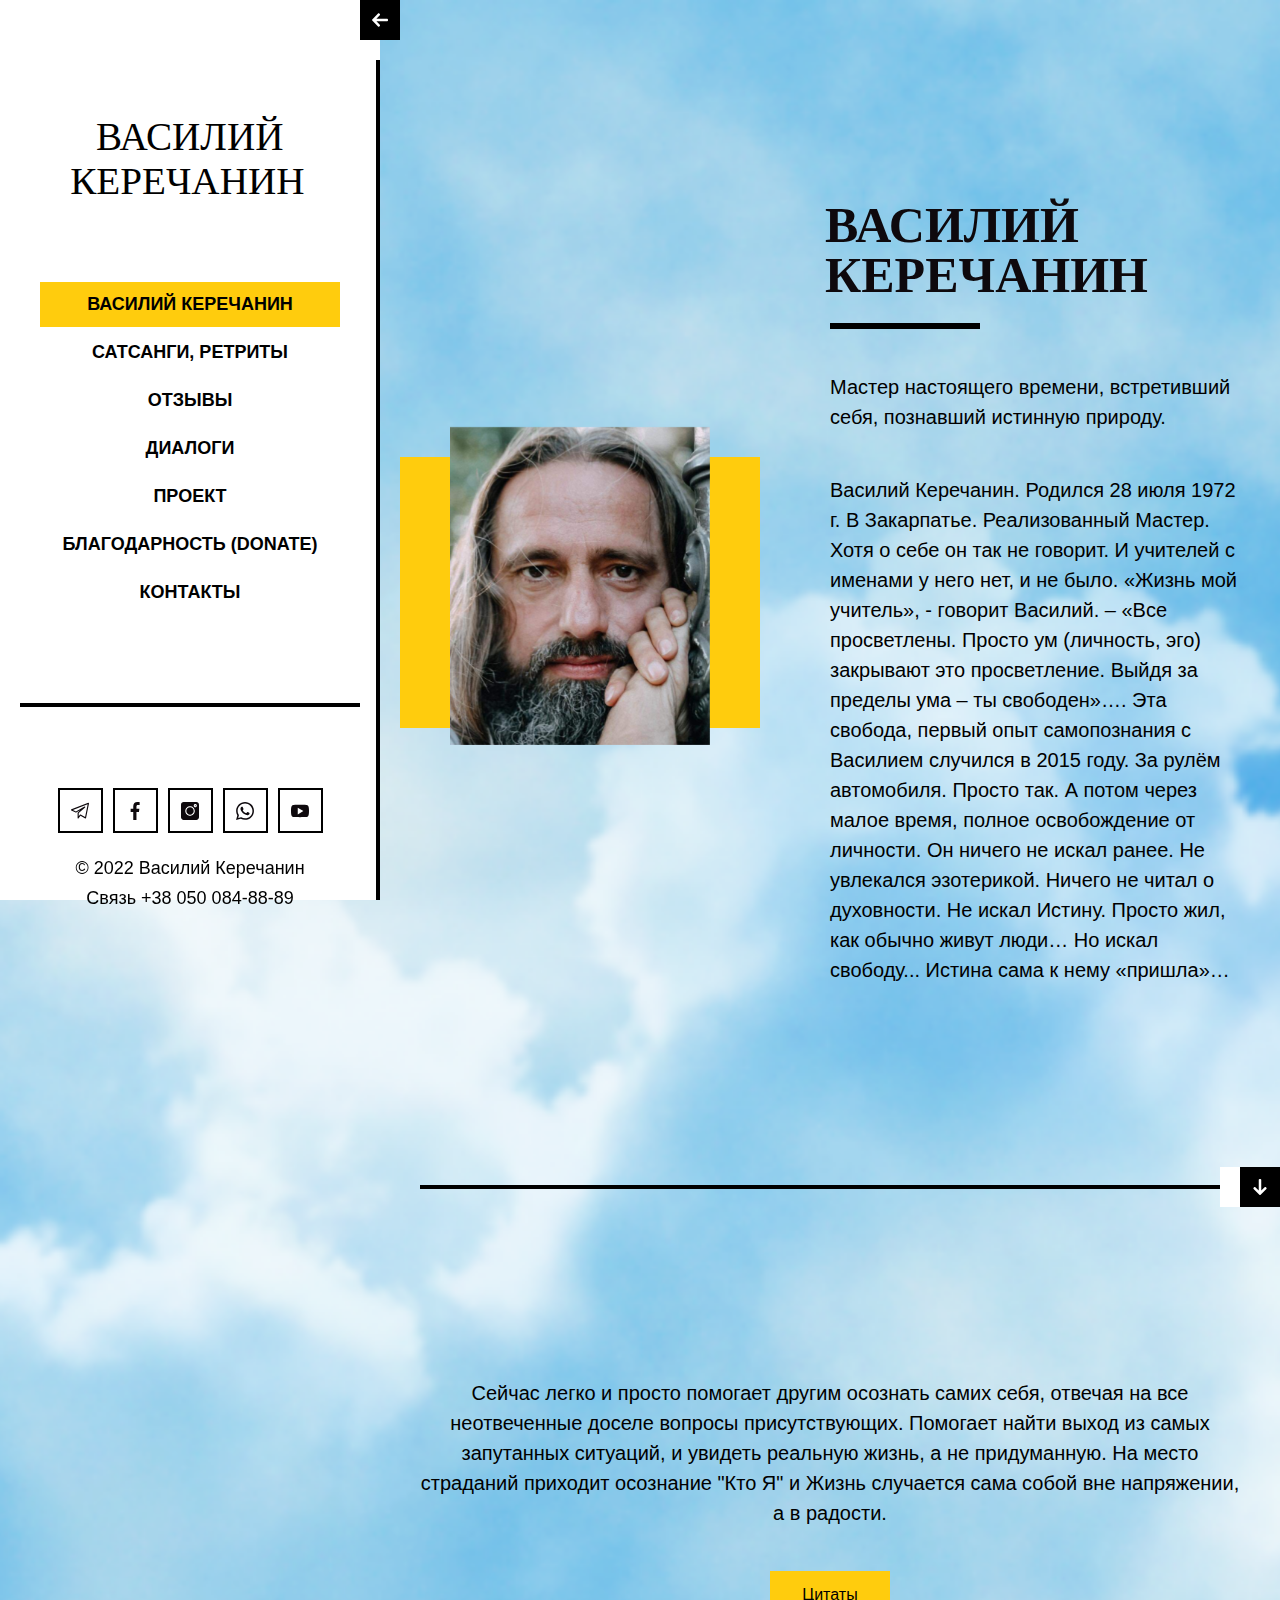
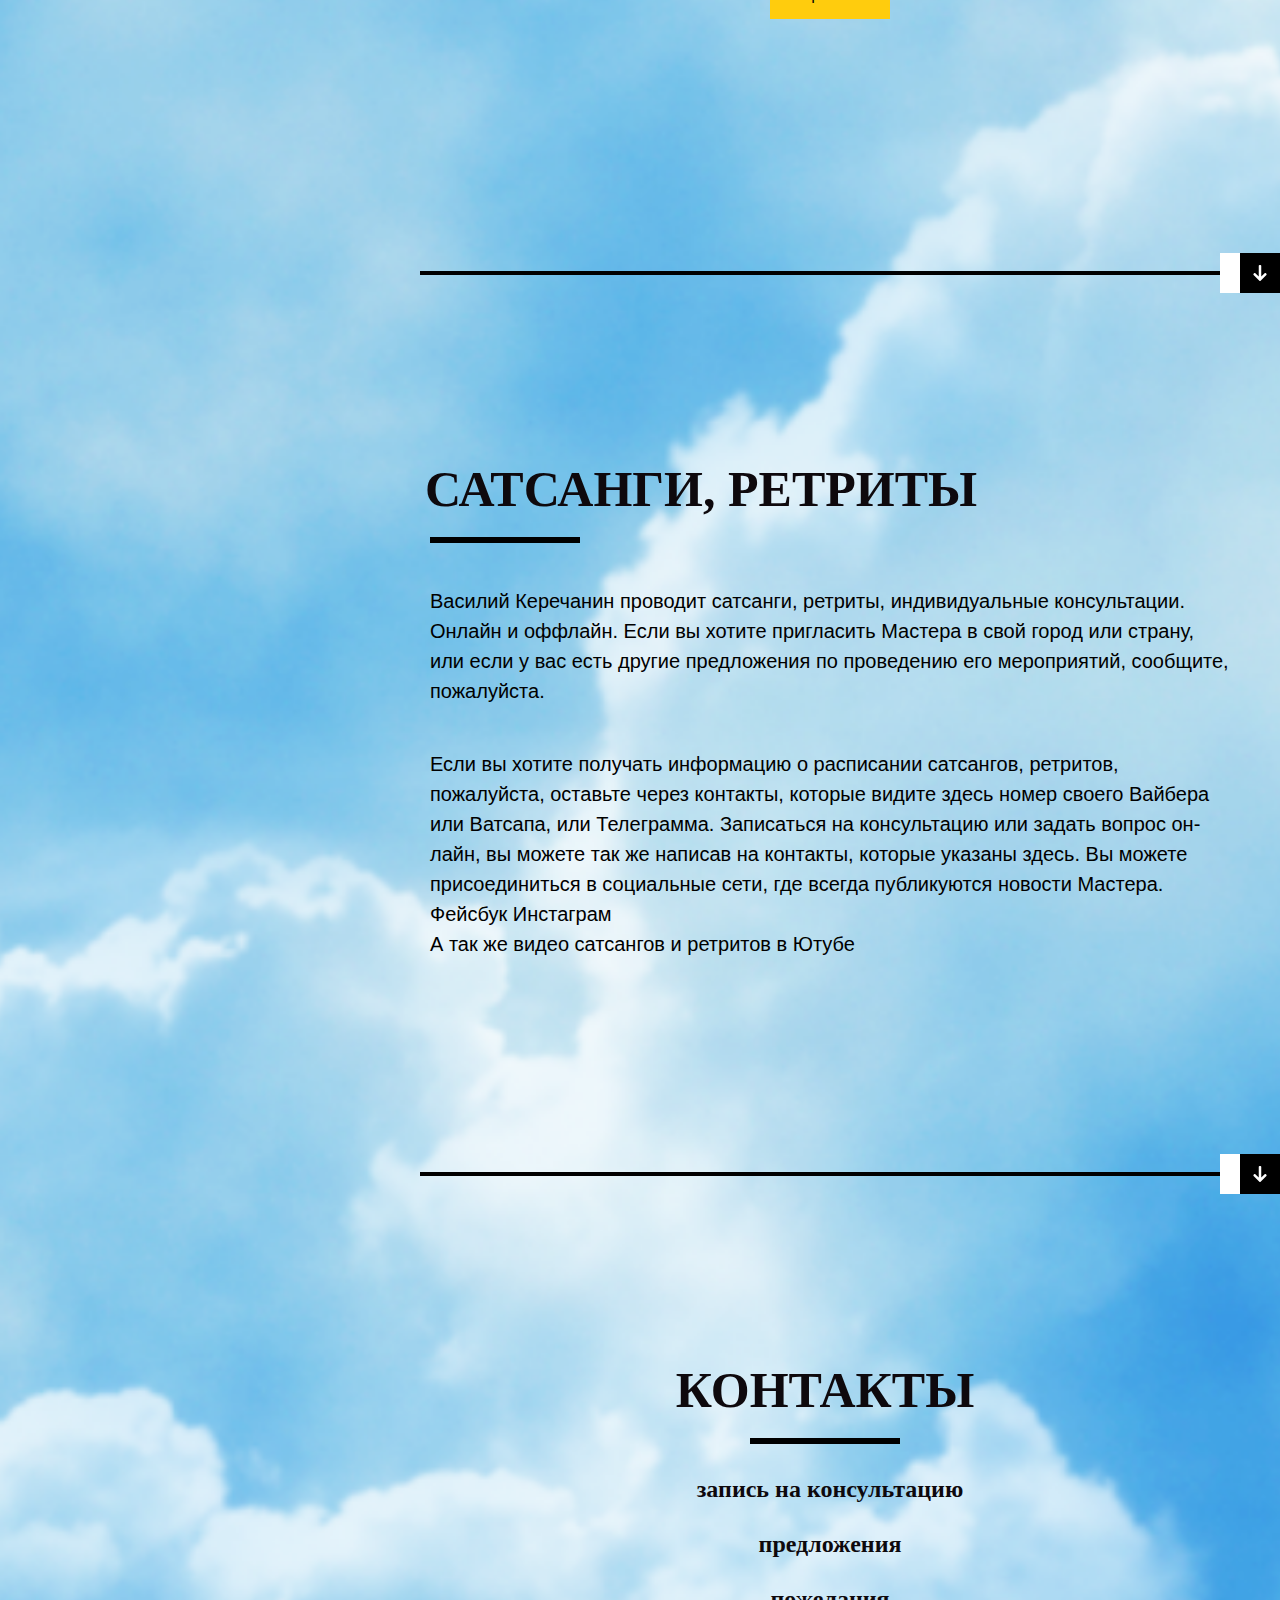
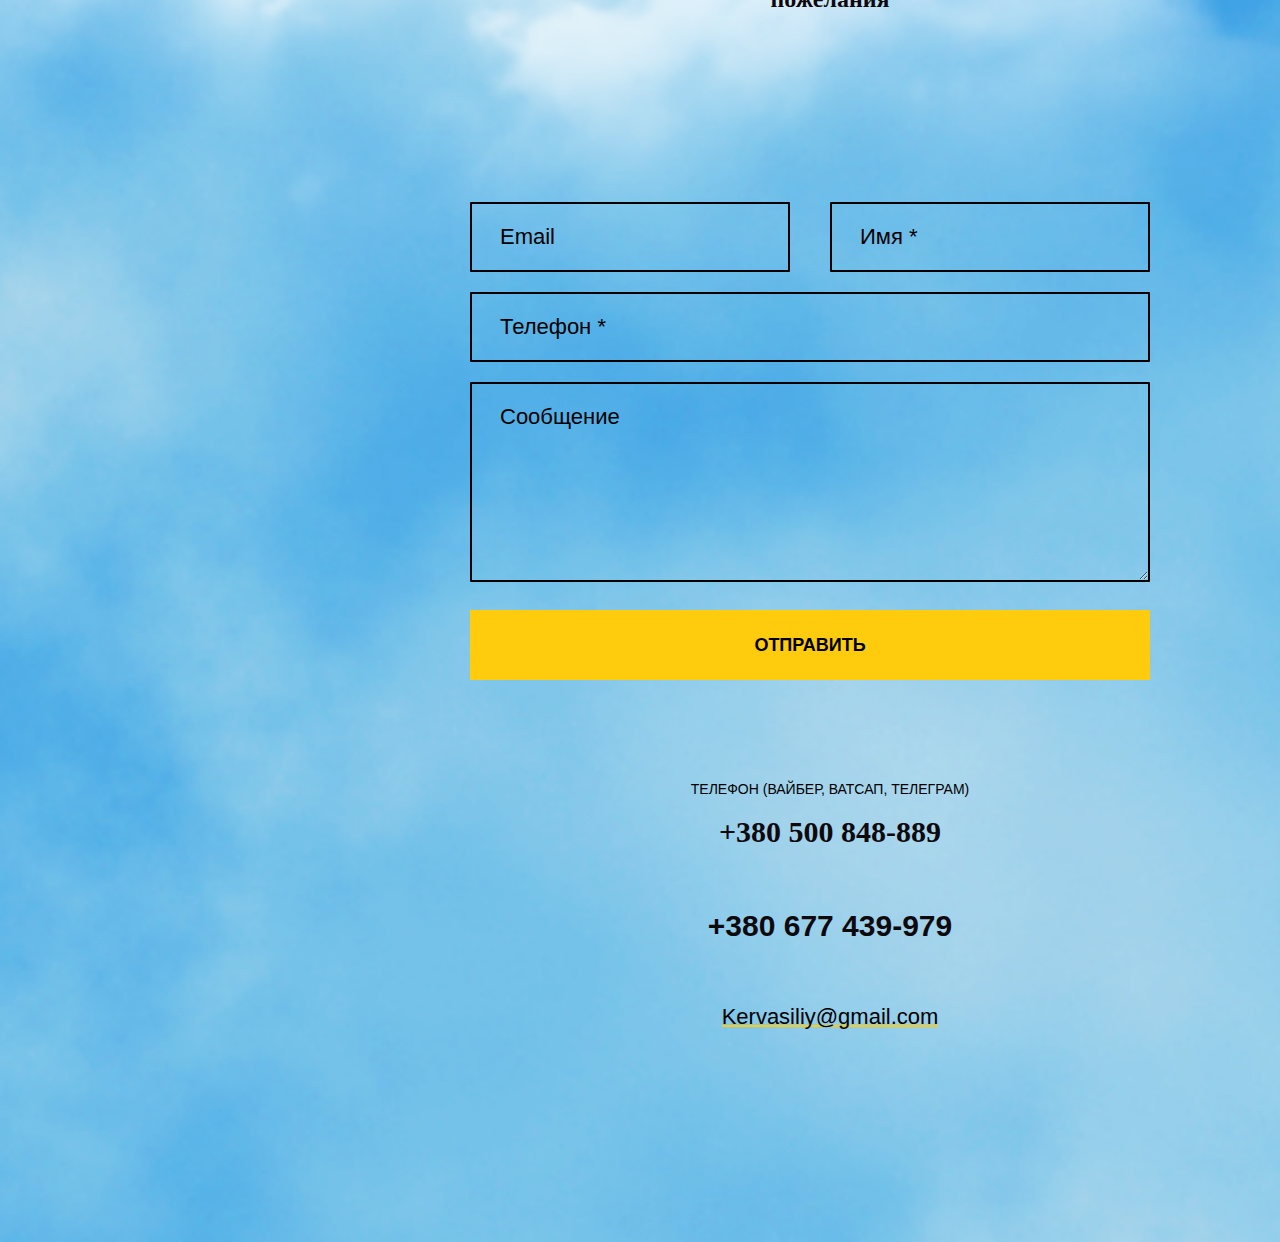
<file: index.html>
<!DOCTYPE html>

<!--[if lt IE 7 ]><html class="ie ie6" lang="en"> <![endif]-->

<!--[if IE 7 ]><html class="ie ie7" lang="en"> <![endif]-->

<!--[if IE 8 ]><html class="ie ie8" lang="en"> <![endif]-->

<!--[if (gte IE 9)|!(IE)]><!-->
<html lang="en">
<!--<![endif]-->



<head>



	<meta http-equiv="Content-Type" content="text/html; charset=utf-8" />



	<meta name="viewport" content="width=device-width, initial-scale=1, maximum-scale=1">



	<title>Василий Керечанин</title>



	<!-- Google Fonts -->



	<!-- /Google Fonts -->



	<!-- Styles -->

	<link type="text/css" rel="stylesheet" href="css/base.css" />

	<link type="text/css" rel="stylesheet" href="css/animate.css" />

	<link type="text/css" rel="stylesheet" href="css/magnific-popup.css" />

	<link type="text/css" rel="stylesheet" href="css/owl-carousel.css" />

	<link type="text/css" rel="stylesheet" href="css/style.css" />

	<!--[if lt IE 9]> <script type="text/javascript" src="js/modernizr.custom.js"></script> <![endif]-->

	<!-- /Styles -->



</head>

<style>
	p {
		font-size: 20px;
	}

	body {

		background-image: url('img/sky.png');

		background-repeat: no-repeat;

		background-position: top;

		background-size: cover;

	}
</style>

<body>





	<!-- Wrapper All -->

	<div class="vkm_fn_wrapper_all" data-nav-skin="transdark">



		<!-- Wrapper -->

		<div class="vkm_fn_wrapper">

			<div class="vkm_fn_mobilemenu_wrap">



				<!-- LOGO & HAMBURGER -->

				<div class="logo_hamb">

					<div class="in">

						<div class="menu_logo">
							<a href="index.html">Василий Керечанин</a>
						</div>

						<div class="hamburger hamburger--collapse-r">

							<div class="hamburger-box">

								<div class="hamburger-inner"></div>

							</div>

						</div>

					</div>

				</div>

				<!-- /LOGO & HAMBURGER -->

				<!-- MOBILE DROPDOWN MENU -->

				<div class="mobilemenu">

					<div>

						<ul class="anchor_nav vert_menu_list">

							<li class="current"><a href="#about">Василий Керечанин</a></li>
							<li><a href="#service">САТСАНГИ, РЕТРИТЫ</a></li>
							<li><a href="/reviews.html">Отзывы</a></li>
							<li><a href="/dialogues.html">Диалоги</a></li>
							<li><a href="/project.html">Проект</a></li>
							<li><a href="/donate.html">БЛАГОДАРНОСТЬ (DONATE)</a></li>
							<li><a href="#contact">Контакты</a></li>

						</ul>

					</div>

				</div>

				<!-- /MOBILE DROPDOWN MENU -->

			</div>





			<!-- Left Sidebar -->

			<!-- You can set up minimum and maximum width for sidebar (in px). Minimum width is 350 -->

			<div class="vkm_fn_sidebar" data-max="800" data-min="350">



				<!-- Sidebar: Close Button -->

				<a href="#" class="nav__button">

					<span class="icon"><img src="svg/right-arrow.svg" alt="" class="fn__svg" /></span>

					<span class="width_indicator"></span>

				</a>

				<!-- /Sidebar: Close Button -->



				<!-- Sidebar: Line -->

				<div class="nav_line"></div>

				<!-- /Sidebar: Line -->



				<!-- Sidebar: content -->

				<div class="sidebar_in">

					<div class="logo">

						<a href="index.html">

							<img style="margin-left: 20px" src="img/logo2.svg" alt="" />

							<img style="margin-top: 10px; margin-left: 20px;" src="img/logo1.svg" alt="" />

						</a>

					</div>

					<div class="navigation">

						<ul class="anchor_nav">

							<li class="current"><a href="#about">Василий Керечанин</a></li>
							<li><a href="#service">САТСАНГИ, РЕТРИТЫ</a></li>
							<li><a href="/reviews.html">Отзывы</a></li>
							<li><a href="/dialogues.html">Диалоги</a></li>
							<li><a href="/project.html">Проект</a></li>
							<li><a href="/donate.html">БЛАГОДАРНОСТЬ (DONATE)</a></li>
							<li><a href="#contact">Контакты</a></li>

						</ul>

					</div>

					<div class="copyright">

						<div class="social">

							<ul>

								<li><a href="https://t.me/+380500848889" target="_blank"><img
											src="svg/social/telegram.svg" alt="" class="fn__svg" /></a></li>

								<li><a href="https://www.facebook.com/vasilij.kerecanin" target="_blank"><img
											src="svg/social/facebook.svg" alt="" class="fn__svg" /></a></li>

								<li><a href="https://www.instagram.com/p/CfrA3IxIWXo/?igshid=YmMyMTA2M2Y="
										target="_blank"><img src="svg/social/instagram.svg" alt=""
											class="fn__svg" /></a></li>

								<li><a href="https://wa.me/+380500848889" target="_blank"><img
											src="svg/social/whatsapp.svg" alt="" class="fn__svg" /></a></li>

								<li><a href="https://www.youtube.com/channel/UCfQ8iL3GZ4T3uihEugySSnA"
										target="_blank"><img src="svg/social/youtube.svg" alt="" class="fn__svg" /></a>
								</li>

							</ul>

						</div>

						<div class="desc">

							<p>© 2022 Василий Керечанин<br />Связь <a href="tel:+38 050 084-88-89">+38 050 084-88-89</a>
							</p>

						</div>

					</div>

				</div>

				<!-- Sidebar: content -->







			</div>

			<!-- /Left Sidebar -->









			<!-- Main Content -->

			<div class="vkm_fn_content">

				<div class="fn__page">





					<!-- About Section -->

					<section class="about" id="about">



						<!-- About Modern Shortcode -->

						<div class="fn_cs_about_modern">

							<div class="container">

								<div class="row">



									<div class="left_part">

										<div class="left_in" id="scene">

											<div class="layer" data-depth="0.2">

												<span class="span1"></span>

												<span class="span2"></span>

												<img src="img/thumb/450-550.jpg" alt="">

											</div>

											<div class="img_holder layer" data-depth="0.3">

												<img src="img/thumb/450-550.jpg" alt="">

												<div class="abs_img" data-bg-img="img/photo.jpeg"></div>

											</div>

											<div class="dots layer" data-switch="disable" data-depth="0.4">

											</div>

										</div>

									</div>



									<div class="right_part">



										<!-- Main Title -->

										<div class="main_title">

											<h3>Василий Керечанин</h3>

											<p>Мастер настоящего времени, встретивший себя, познавший истинную природу.
											</p>

											<p>Василий Керечанин. Родился 28 июля 1972 г. В Закарпатье.

												Реализованный Мастер. Хотя о себе он так не говорит. И учителей с
												именами у него нет, и не было. «Жизнь мой учитель», - говорит Василий. –
												«Все просветлены. Просто ум (личность, эго) закрывают это просветление.
												Выйдя за пределы ума – ты свободен»….

												Эта свобода, первый опыт самопознания с Василием случился в 2015 году.
												За рулём автомобиля. Просто так. А потом через малое время, полное
												освобождение от личности.

												Он ничего не искал ранее. Не увлекался эзотерикой. Ничего не читал о
												духовности. Не искал Истину. Просто жил, как обычно живут люди…

												Но искал свободу... Истина сама к нему «пришла»…</p>

										</div>

										<!-- /Main Title -->



									</div>



								</div>

							</div>

						</div>

						<!-- About Modern Shortcode -->



					</section>

					<!-- /About Section -->





					<!-- Scroll to next section -->

					<div class="fn__next_section">

						<div class="container"><span></span></div>

						<a href="#">

							<img src="svg/right-arrow.svg" alt="" class="fn__svg" />

							<span class="fn__tooltip">Нажмите дважды, чтобы перейти к следующему разделу</span>

						</a>

					</div>

					<!-- /Scroll to next section -->



					<!-- Biography Section -->

					<section class="biography" id="biography">



						<!-- Main Title -->

						<div class="main_title center">

							<div class="container">

								<p>Сейчас легко и просто помогает другим осознать самих себя, отвечая на все
									неотвеченные
									доселе вопросы присутствующих. Помогает найти выход из самых запутанных ситуаций, и
									увидеть реальную жизнь, а не придуманную.

									На место страданий приходит осознание "Кто Я" и Жизнь случается сама собой вне
									напряжении, а в радости.</p>

								<a href="/quotes.html" target="_blank"><button class="button">Цитаты</button></a>

							</div>

						</div>

						<!-- /Main Title -->



					</section>

					<!-- /Biography Section -->



					<!-- Scroll to next section -->

					<div class="fn__next_section">

						<div class="container"><span></span></div>

						<a href="#">

							<img src="svg/right-arrow.svg" alt="" class="fn__svg" />

							<span class="fn__tooltip">Нажмите дважды, чтобы перейти к следующему разделу</span>

						</a>

					</div>

					<!-- /Scroll to next section -->





					<!-- Service Section -->

					<section class="service" id="service">



						<!-- Main Title -->

						<div class="main_title ">

							<div class="container max880">

								<h3>САТСАНГИ, РЕТРИТЫ</h3>

								<p>Василий Керечанин проводит сатсанги, ретриты, индивидуальные консультации. Онлайн и
									оффлайн.

									Если вы хотите пригласить Мастера в свой город или страну, или если у вас есть
									другие предложения по проведению его мероприятий, сообщите, пожалуйста.</p>

								<p>Если вы хотите получать информацию о расписании сатсангов, ретритов, пожалуйста,
									оставьте через контакты, которые видите здесь номер своего Вайбера или Ватсапа, или
									Телеграмма.

									Записаться на консультацию или задать вопрос он-лайн, вы можете так же написав на
									контакты, которые указаны здесь.

									Вы можете присоединиться в социальные сети, где всегда публикуются новости Мастера.

									<a href="https://www.facebook.com/vasilij.kerecanin" target="_blank">Фейсбук </a><a
										href="https://www.instagram.com/p/CfrA3IxIWXo/"
										target="_blank">Инстаграм</a></br>



									А так же видео сатсангов и ретритов в <a
										href="https://www.youtube.com/channel/UCfQ8iL3GZ4T3uihEugySSnA"
										target="_blank">Ютубе</a>
								</p>

							</div>

						</div>

						<!-- /Main Title -->



						<!-- Boxed List -->


						<!-- /Boxed List -->





					</section>

					<!-- /Service Section -->







					<!-- Scroll to next section -->

					<div class="fn__next_section">

						<div class="container"><span></span></div>

						<a href="#">

							<img src="svg/right-arrow.svg" alt="" class="fn__svg" />

							<span class="fn__tooltip">Нажмите дважды, чтобы перейти к следующему разделу</span>

						</a>

					</div>

					<!-- /Scroll to next section -->





					<!-- Contact Section -->

					<section class="contact" id="contact">



						<!-- Main Title -->

						<div class="main_title center">

							<div class="container max880">
								<h3>Контакты</h3>
								<h4>запись на консультацию</h4><br>
								<h4>предложения</h4><br>
								<h4>пожелания</h4>
							</div>

						</div>

						<!-- /Main Title -->



						<!-- Contact -->

						<div class="vkm_fn_contact">

							<div class="container max880">
								<!-- Contact Form -->

								<form action="contact.php" method="POST" class="contact_form">
									<div class="success" data-success="Ваше сообщение получено, скоро я вам отвечу!">
									</div>
									<div class="empty_notice"><span>Пожалуйста, заполните необходимые поля!</span></div>
									<div class="items_wrap">
										<div class="items">
											<div class="item half">
												<div class="input_wrapper">
													<input id="" type="text" name="name" required/>
													<span class="moving_placeholder">Имя *</span>
												</div>
											</div>
											<div class="item half">
												<div class="input_wrapper">
													<input id="" type="text" name="email" />
													<span class="moving_placeholder">Email</span>
												</div>
											</div>
											<div class="item">
												<div class="input_wrapper">
													<input id="" type="text" name="phone" required/>
													<span class="moving_placeholder">Телефон *</span>
												</div>
											</div>
											<div class="item">
												<div class="input_wrapper">
													<textarea id="" name="message"></textarea>
													<span class="moving_placeholder">Сообщение</span>
												</div>
											</div>
											<div class="item">
													<button class="item" type="submit">Отправить</button>
											</div>
										</div>
									</div>
								</form>
								<!-- <form action="contact.php" method="POST">
									<legend>Форма</legend>
				  
									<div class="form-group">
										<label for="">Введите ваше имя</label>
										<input type="text" class="form-control" id="" name="name" placeholder="Например, Иван">
									</div>
								
									<div class="form-group">
										<label for="">Введите номер телефона</label>
										<input type="text" class="form-control" id="" name="phone" placeholder="+7 (999) 99 99 999">
									</div>
								
									<div class="form-group">
										<label for="">Введите email</label>
										<input type="text" class="form-control" id="" name="email" placeholder="mail@mail.ru">
									</div>
								
									<button type="submit" class="btn btn-primary">Отправить форму</button>
								</form> -->
								<!-- /Contact Form -->





								<!-- Contact Info -->

								<div class="fn_cs_contact_info">

									<p>Телефон (Вайбер, Ватсап, Телеграм)</p>

									<h3><a href="tel:+380500848889"></a>+380 500 848-889</a></h3>

									<h3><a href="tel:+380677439979">+380 677 439-979</a></h3>

									<p><a class="fn__link" href="mailto:Kervasiliy@gmail.com">Kervasiliy@gmail.com</a>
									</p>

									<div class="mobile_icons">
										<div class="socials">

											<ul>

												<li><a href="https://t.me/+380500848889" target="_blank"><img
															src="svg/social/telegram.svg" alt="" class="fn__svg" /></a>
												</li>

												<li><a href="https://www.facebook.com/vasilij.kerecanin"
														target="_blank"><img src="svg/social/facebook.svg" alt=""
															class="fn__svg" /></a></li>

												<li><a href="https://www.instagram.com/p/CfrA3IxIWXo/?igshid=YmMyMTA2M2Y="
														target="_blank"><img src="svg/social/instagram.svg" alt=""
															class="fn__svg" /></a></li>

												<li><a href="https://wa.me/+380500848889" target="_blank"><img
															src="svg/social/whatsapp.svg" alt="" class="fn__svg" /></a>
												</li>

												<li><a href="https://www.youtube.com/channel/UCfQ8iL3GZ4T3uihEugySSnA"
														target="_blank"><img src="svg/social/youtube.svg" alt=""
															class="fn__svg" /></a>
												</li>

											</ul>

										</div>
									</div>

								</div>

								<!-- /Contact Info -->





							</div>

						</div>

						<!-- /Contact -->



					</section>

					<!-- /Contact Section -->





				</div>

			</div>

			<!-- Main Content -->



		</div>

		<!-- /Wrapper -->



	</div>

	<!-- /Wrapper All -->







	<!-- Scripts -->

	<script type="text/javascript" src="js/jquery.js"></script>

	<script type="text/javascript" src="js/wow.min.js"></script>

	<script type="text/javascript" src="js/magnific-popup.js"></script>

	<script type="text/javascript" src="js/onepage.js"></script>

	<script type="text/javascript" src="js/owl-carousel.js"></script>

	<script type="text/javascript" src="js/isotope.js"></script>

	<script type="text/javascript" src="js/parallax.js"></script>

	<script type="text/javascript" src="js/waypoints.js"></script>

	<!--[if lt IE 10]> <script type="text/javascript" src="js/ie8.js"></script> <![endif]-->

	<script type="text/javascript" src="js/init.js"></script>

	<!-- /Scripts -->



</body>

</html>
</file>
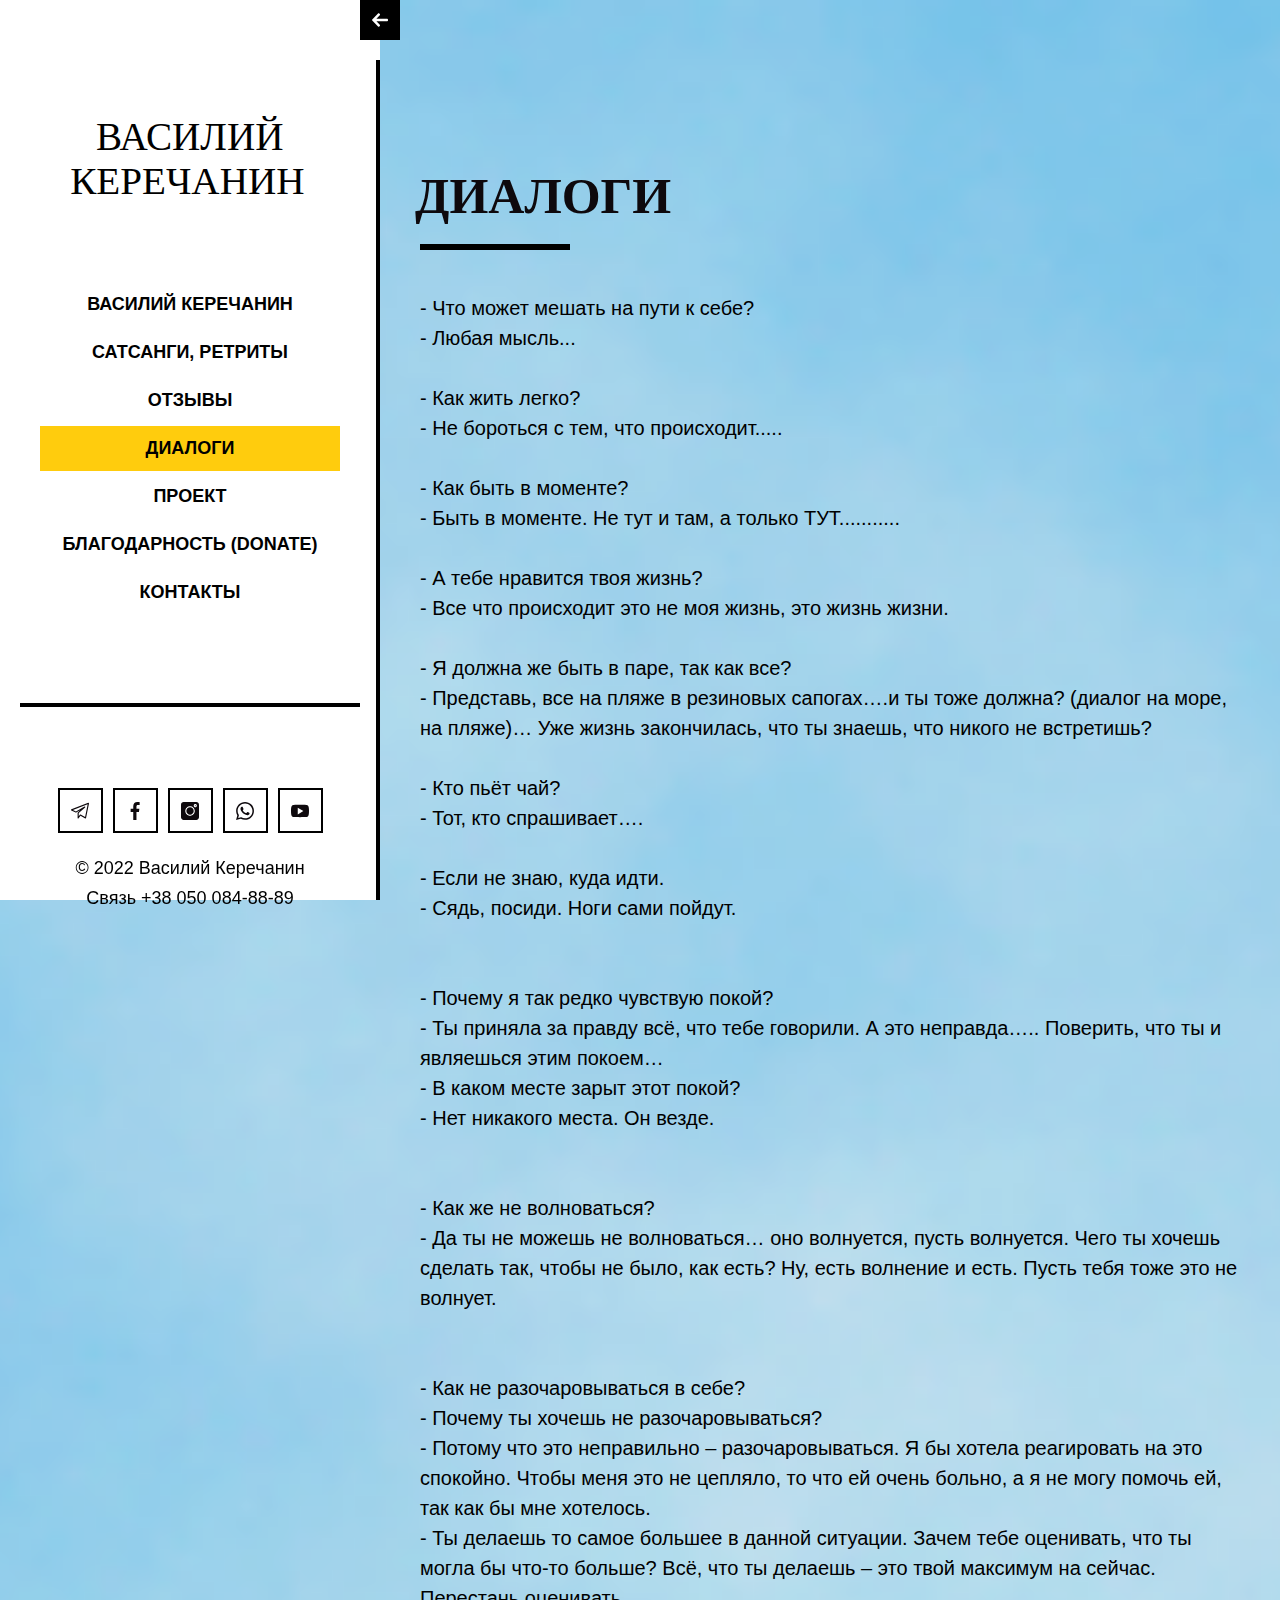
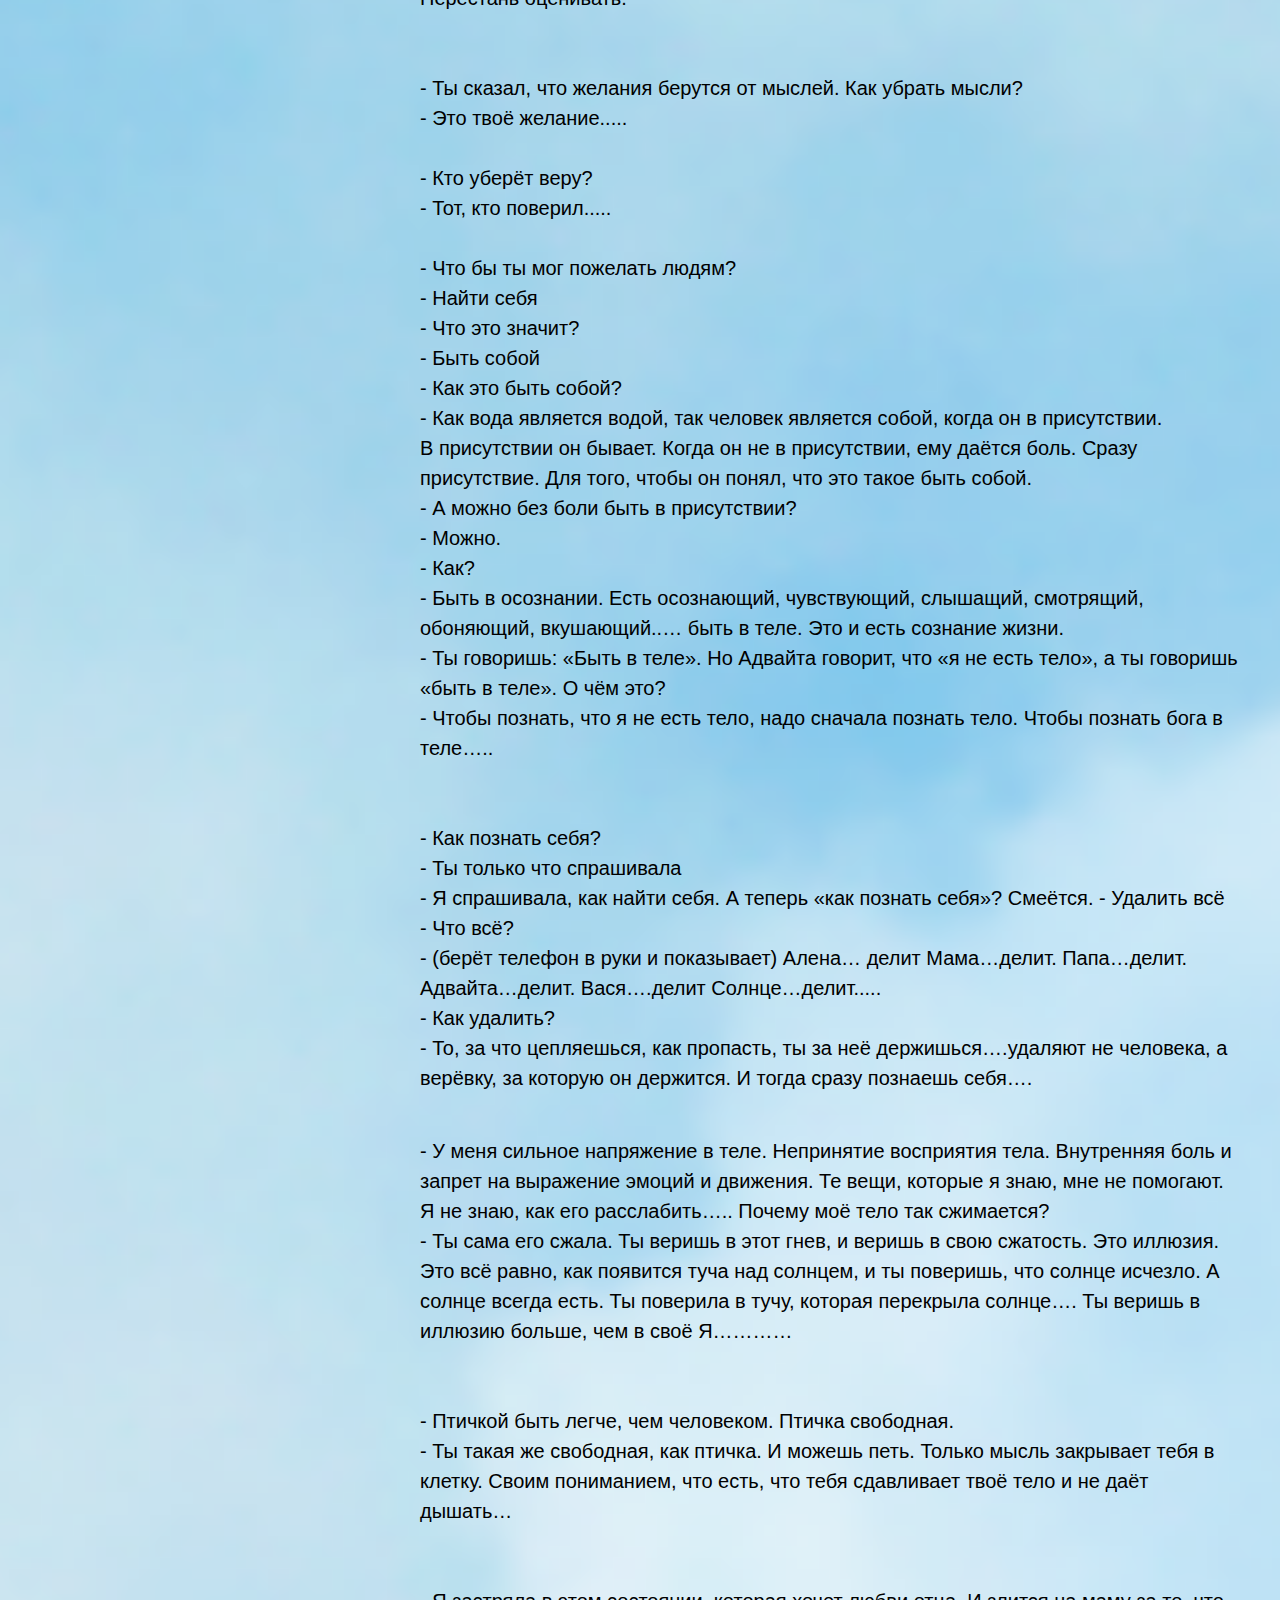
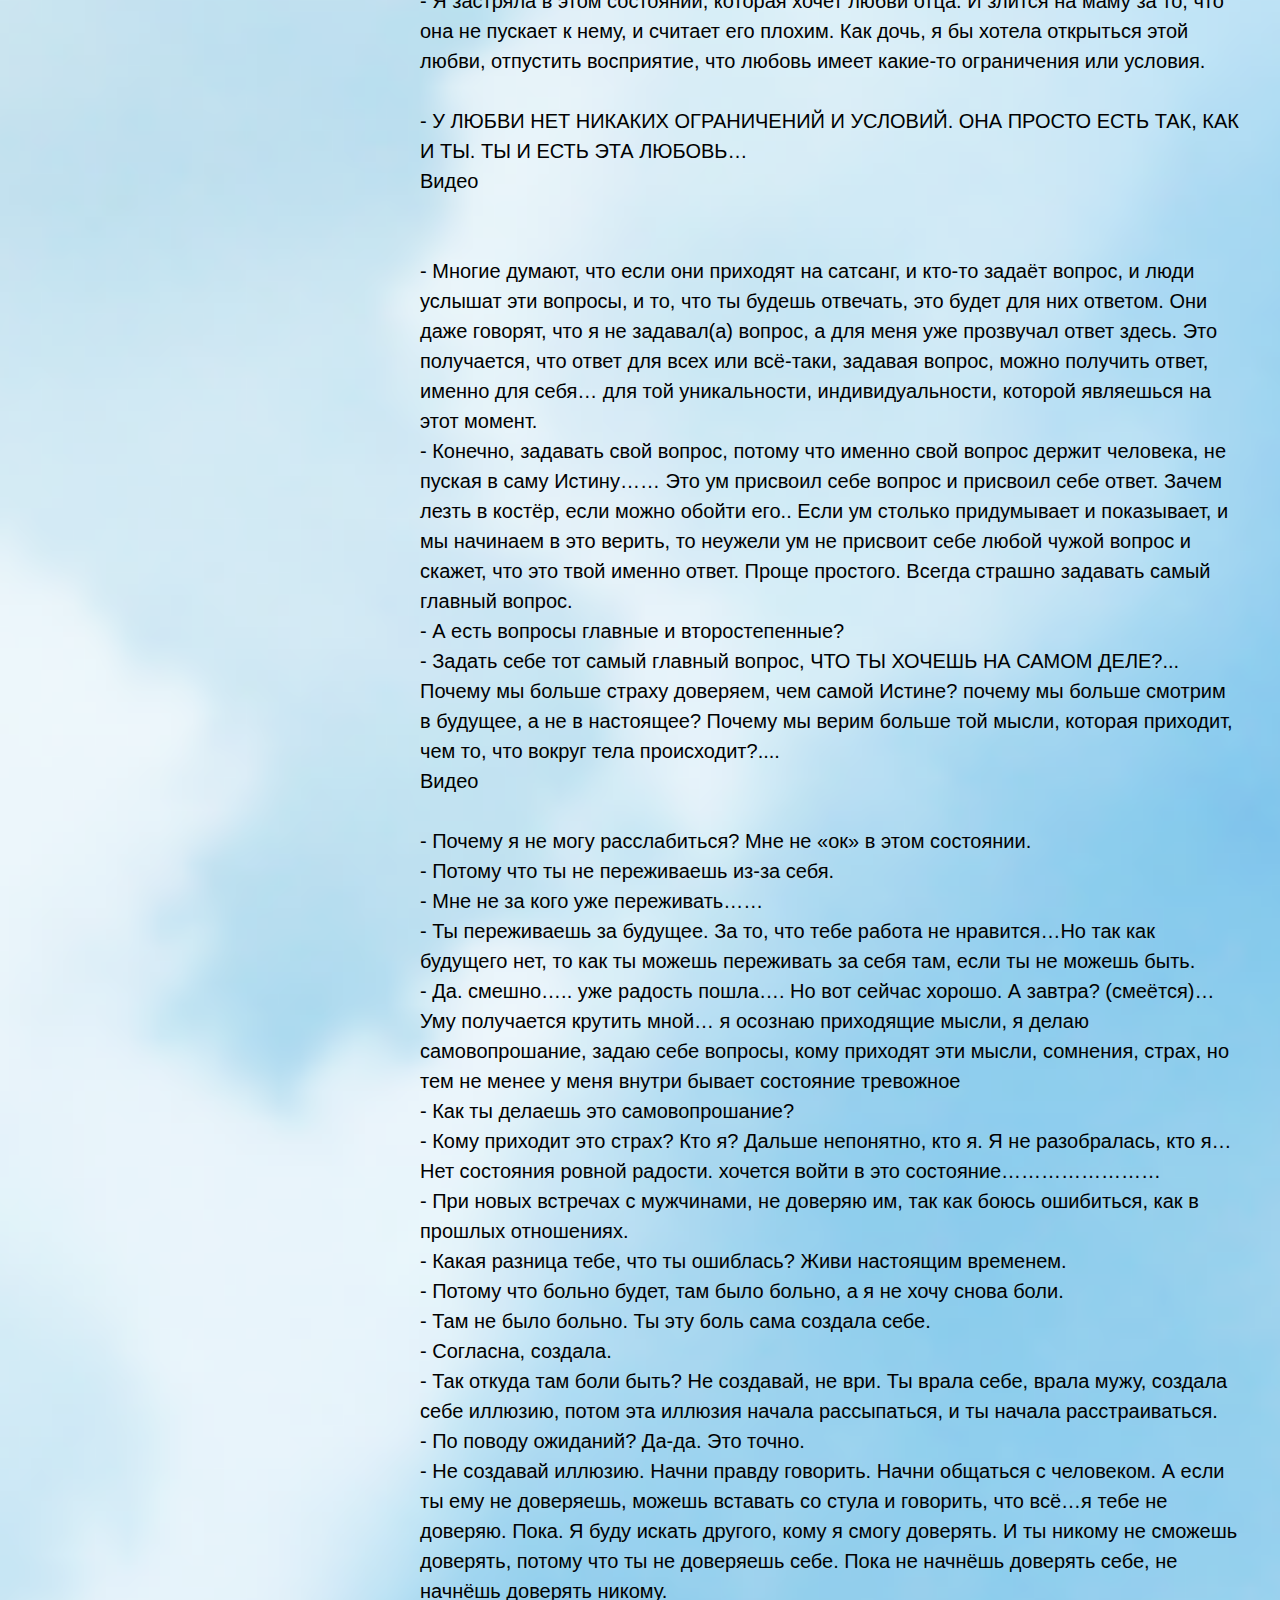
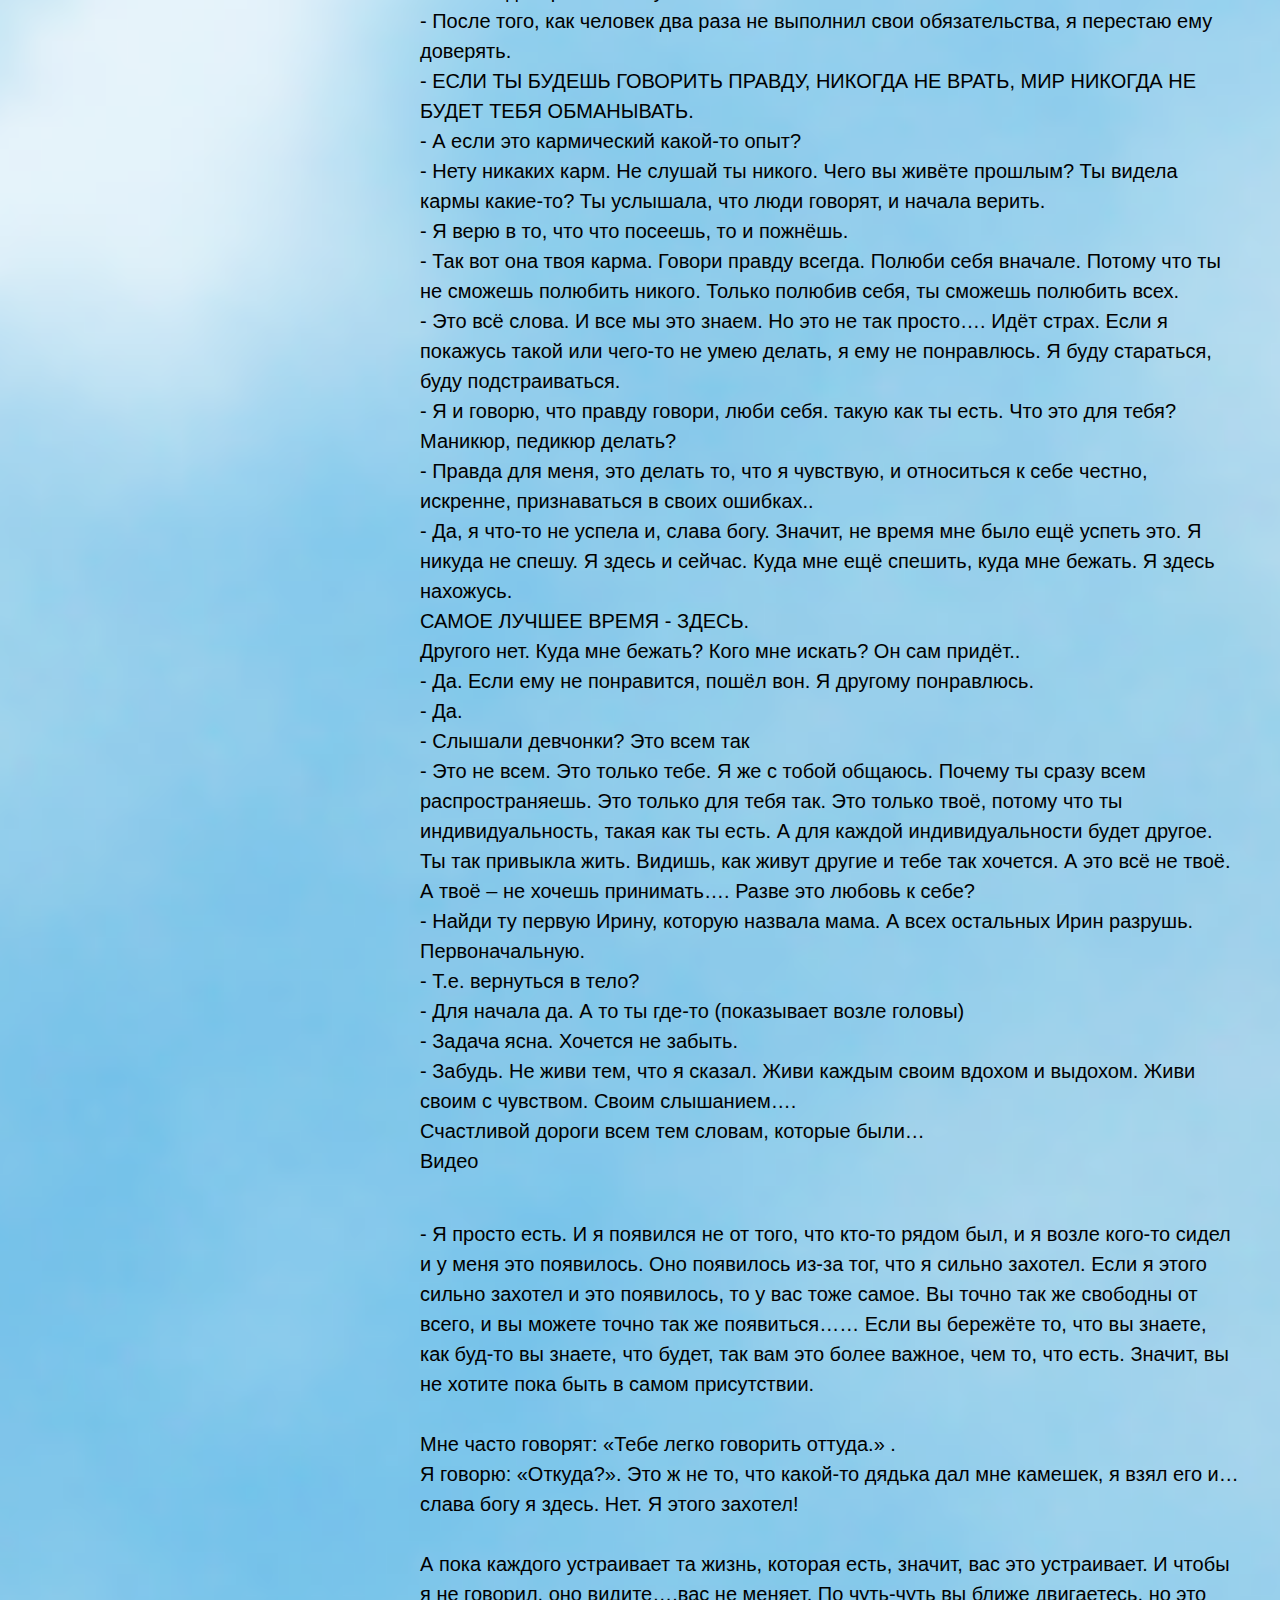
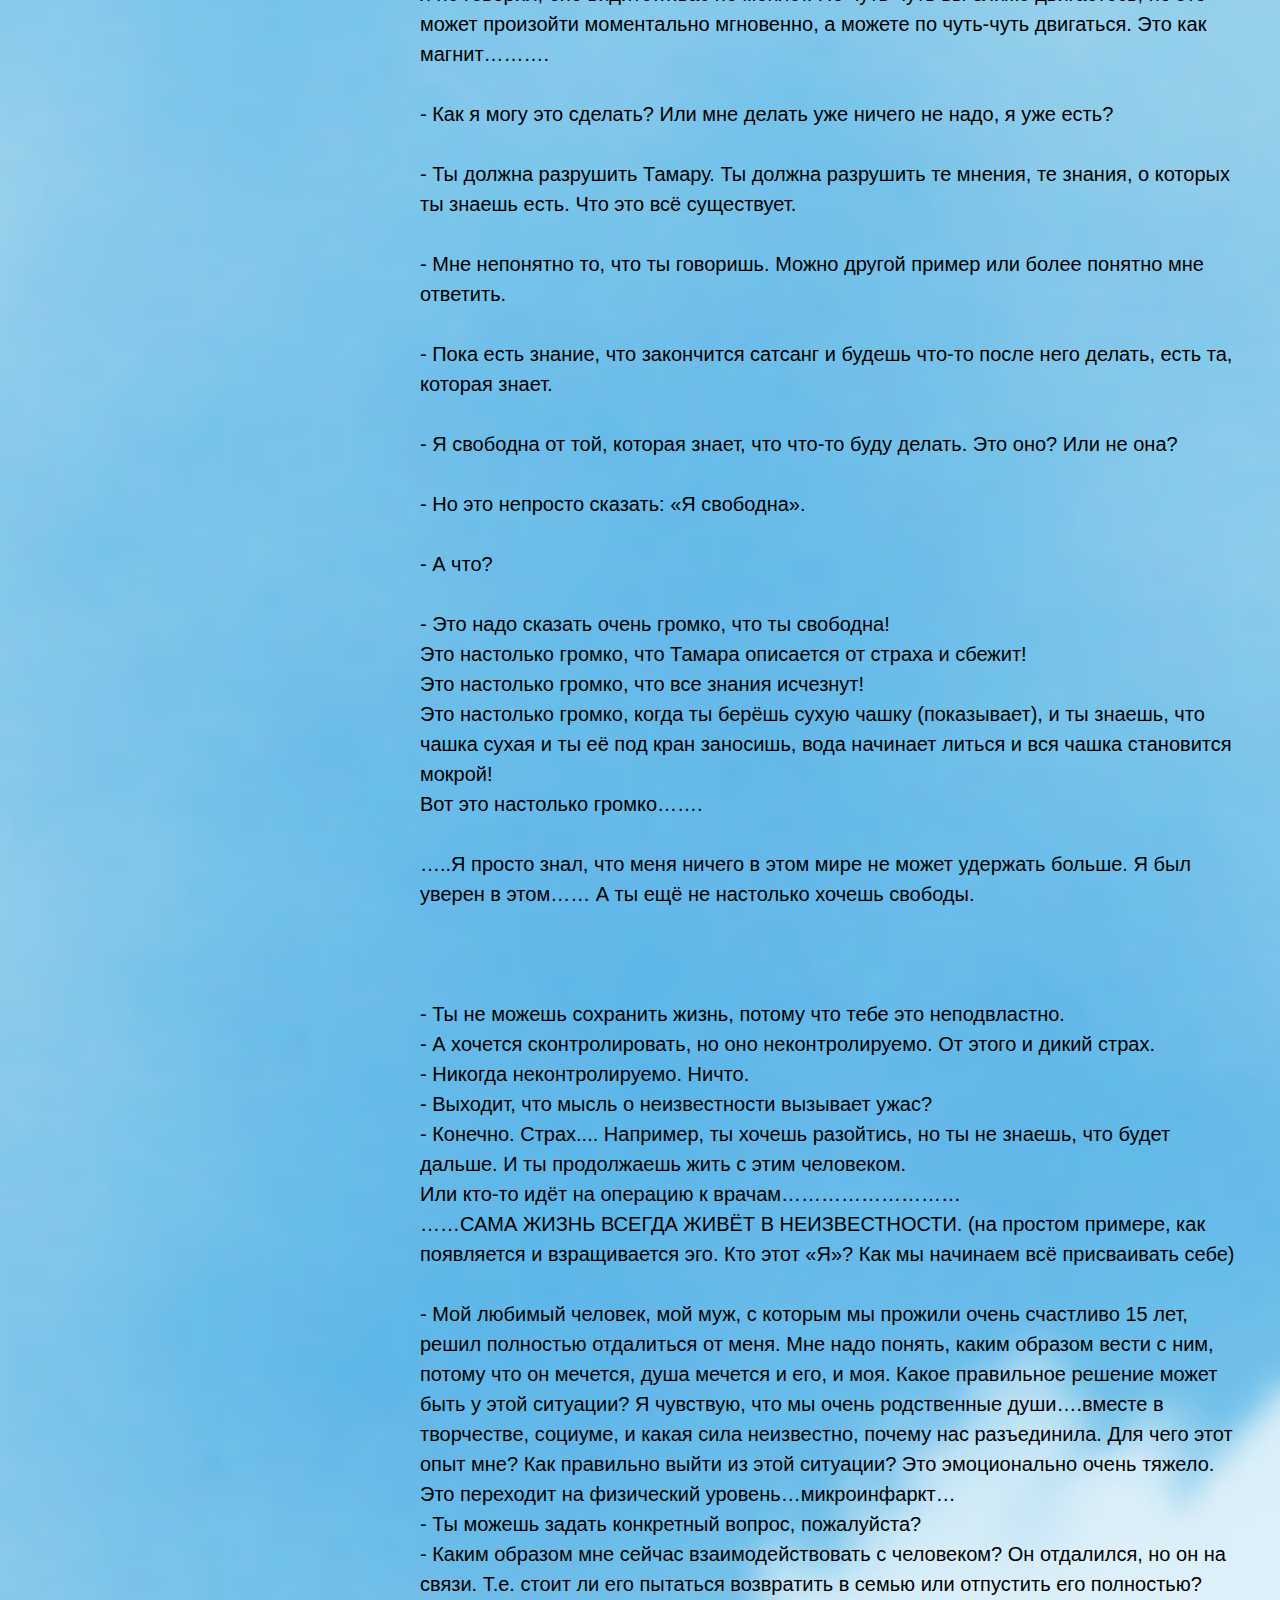
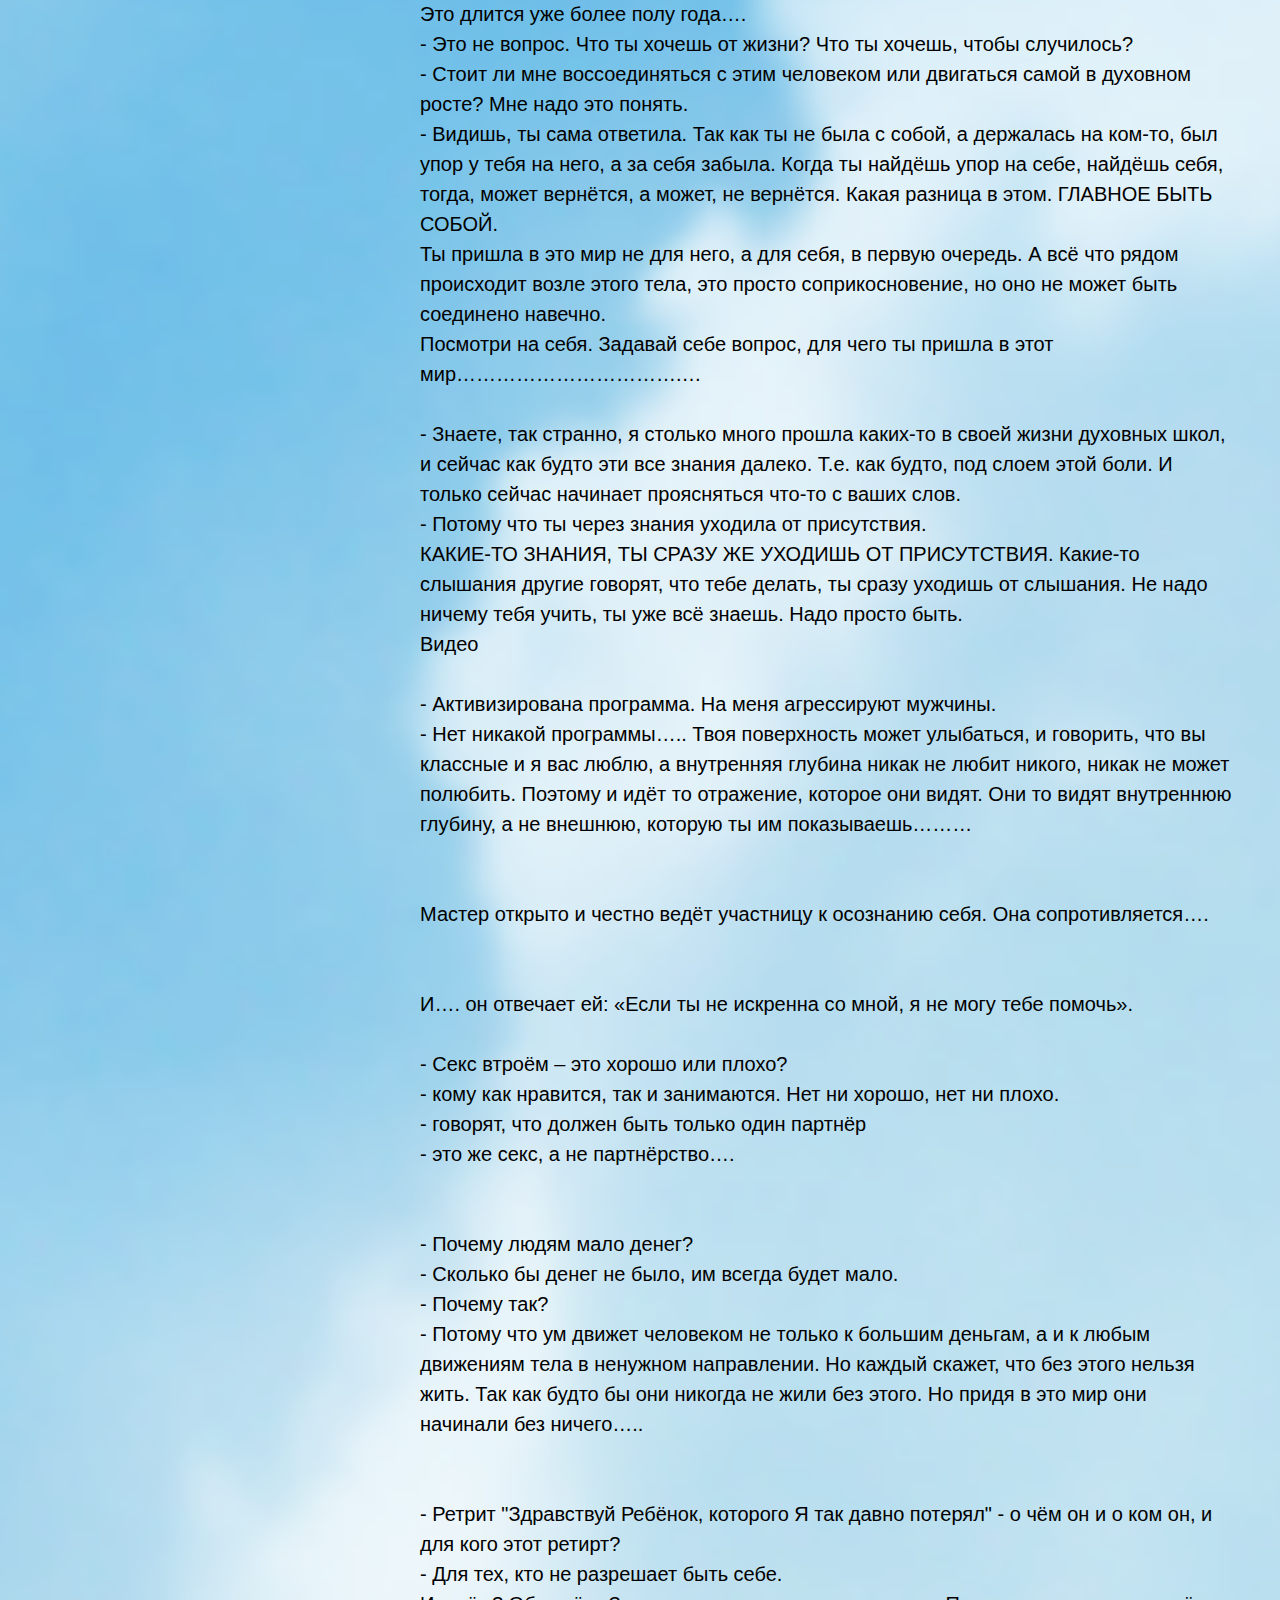
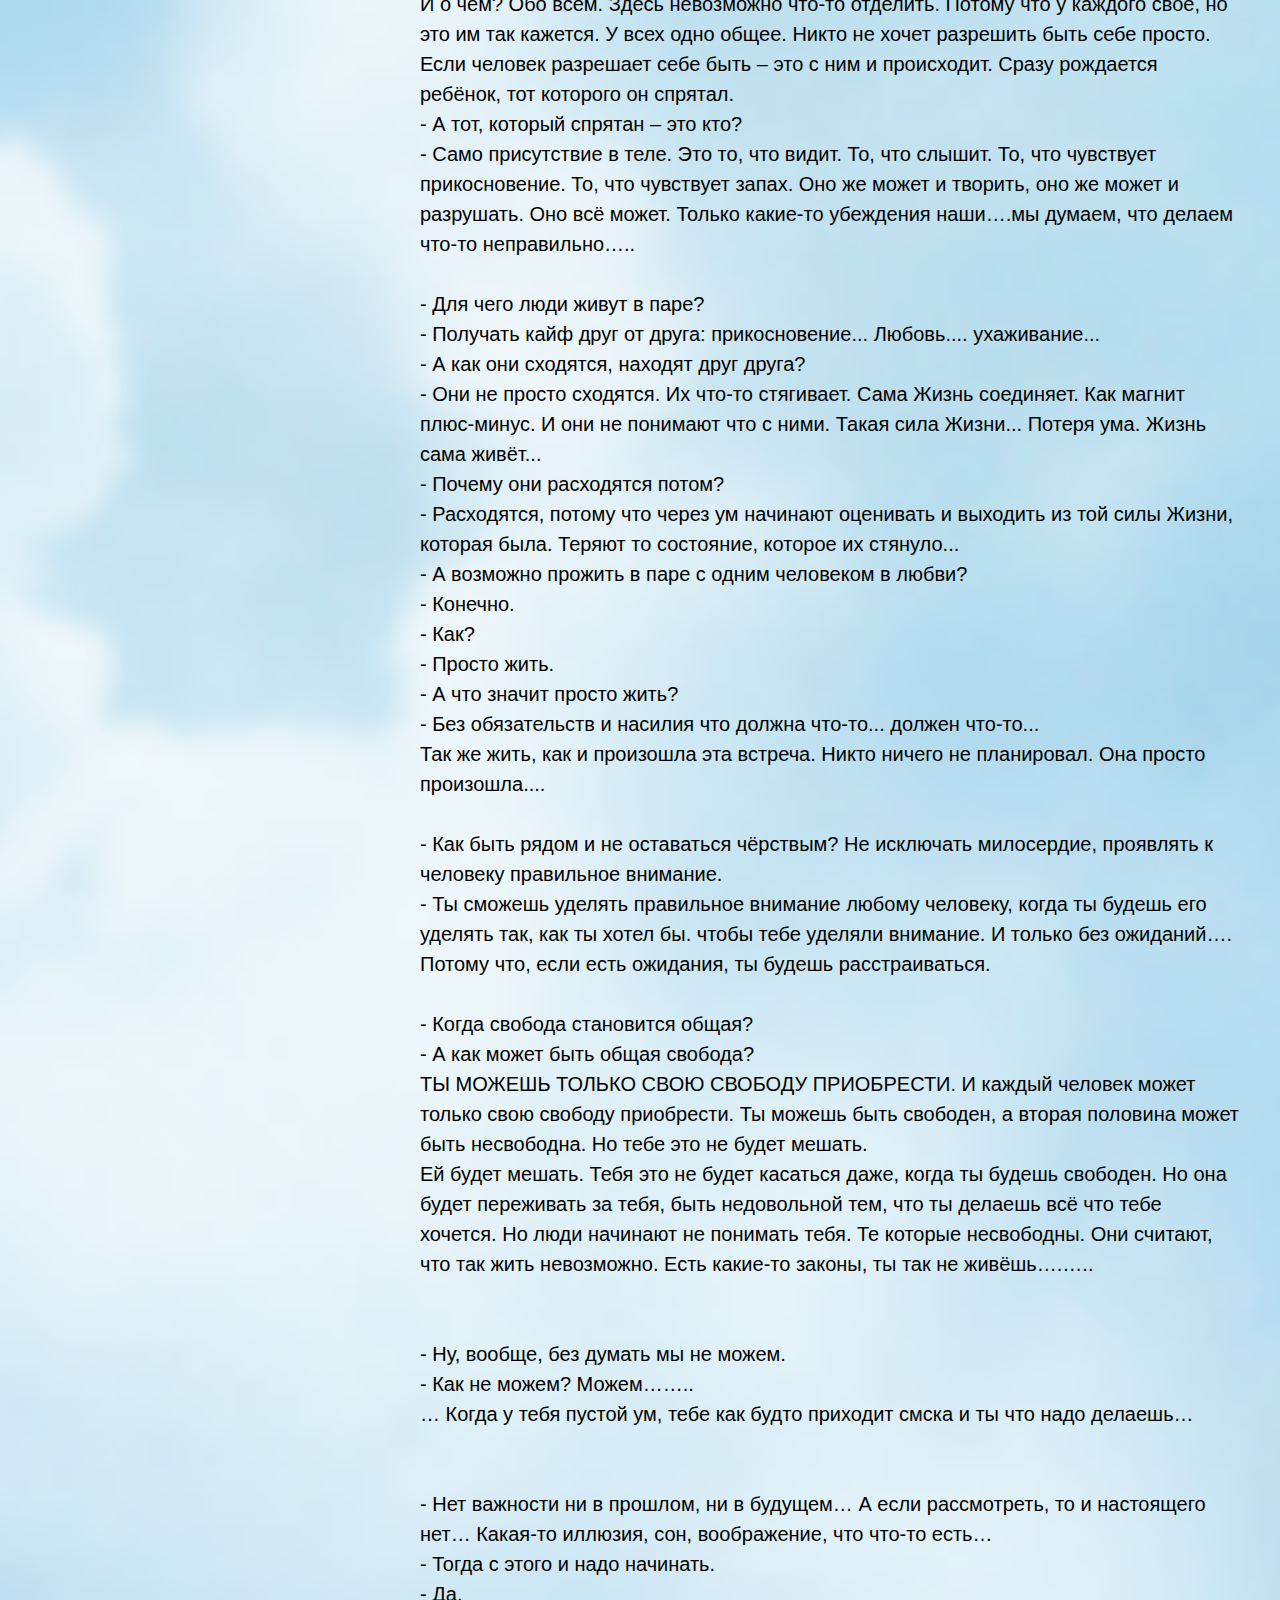
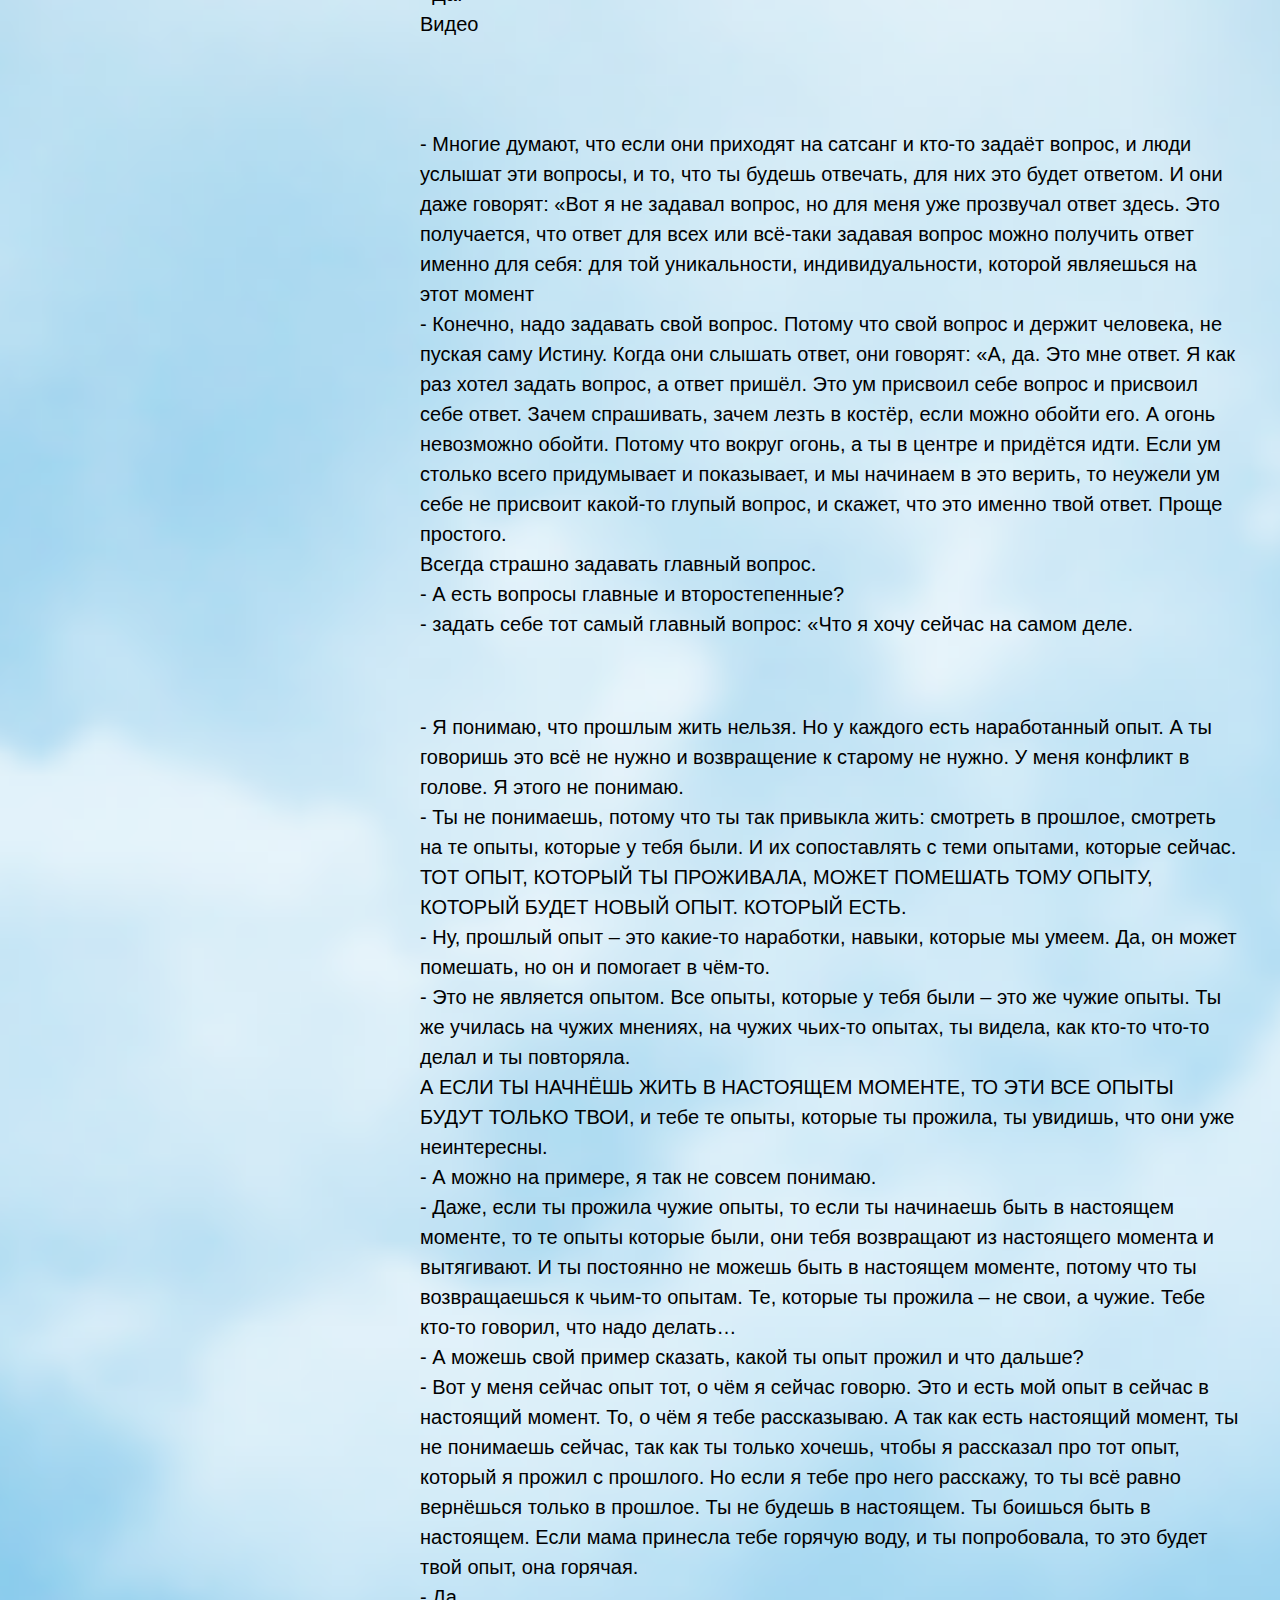
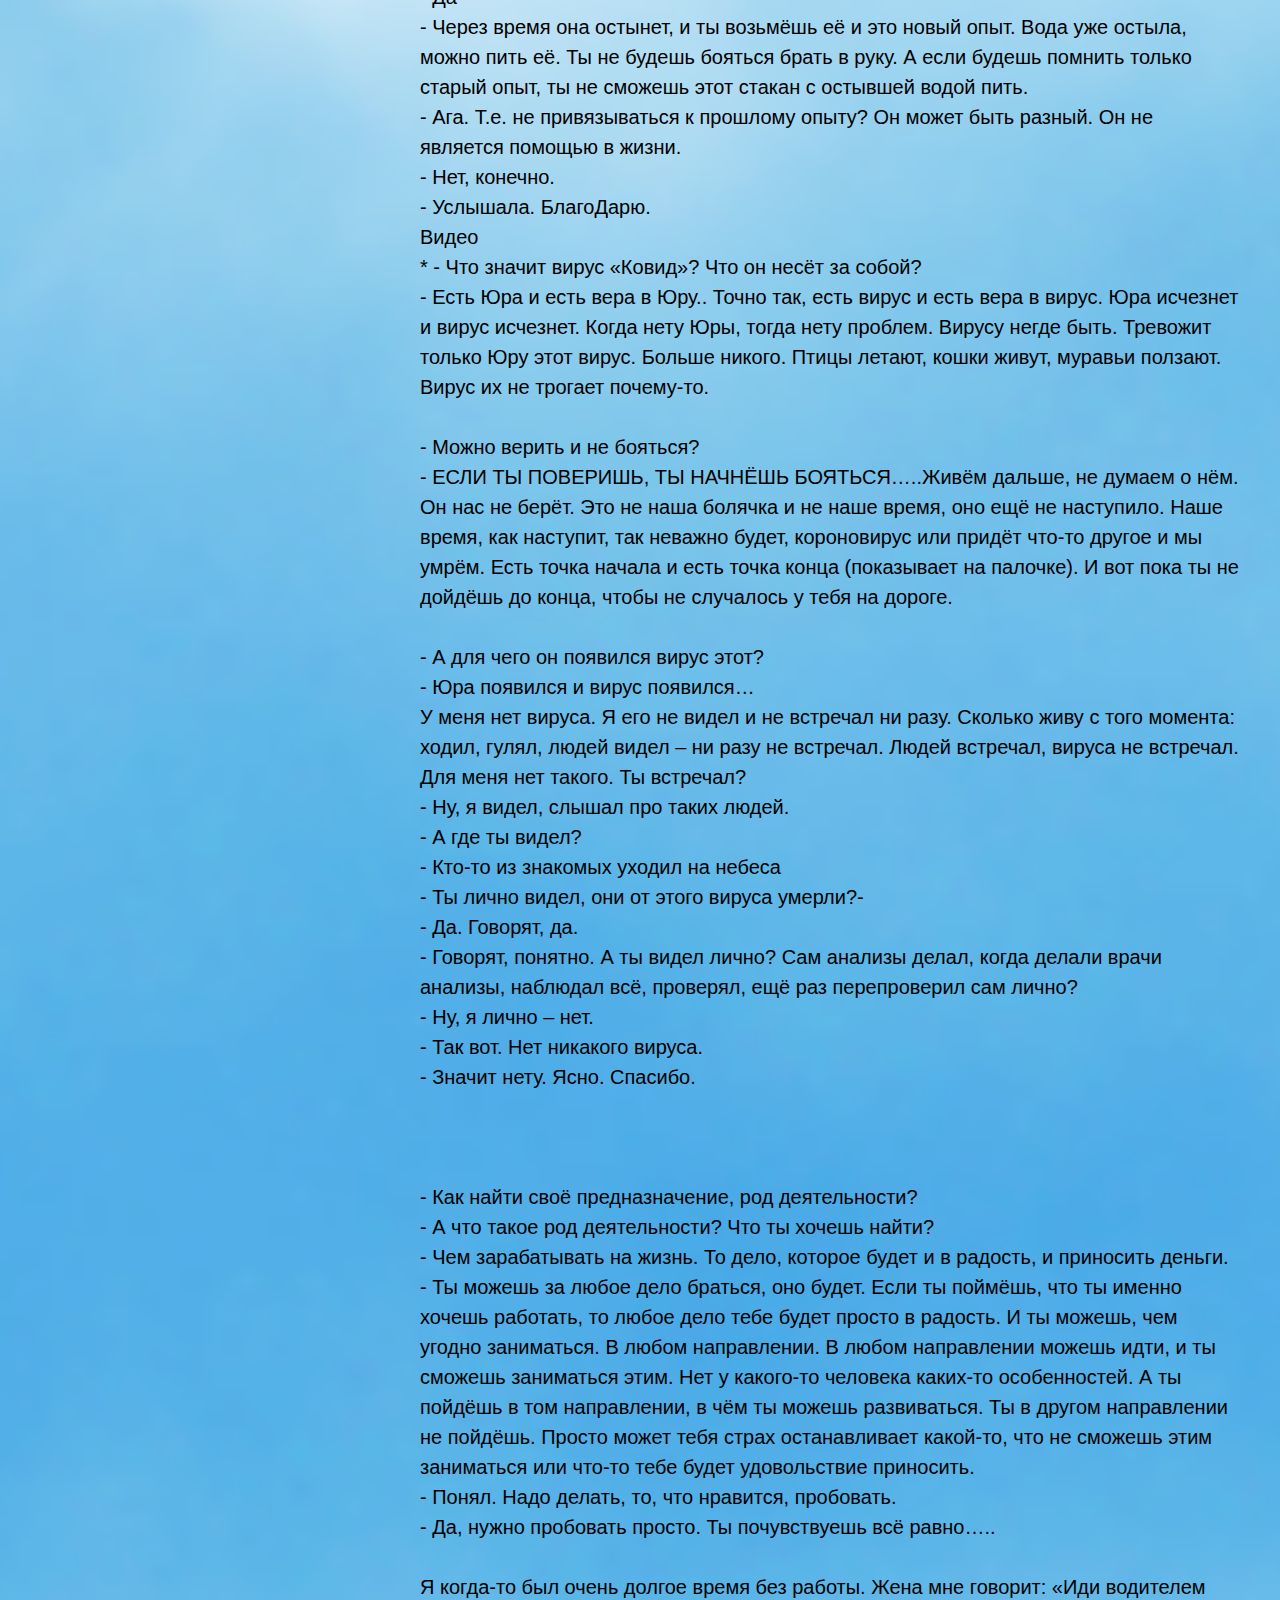
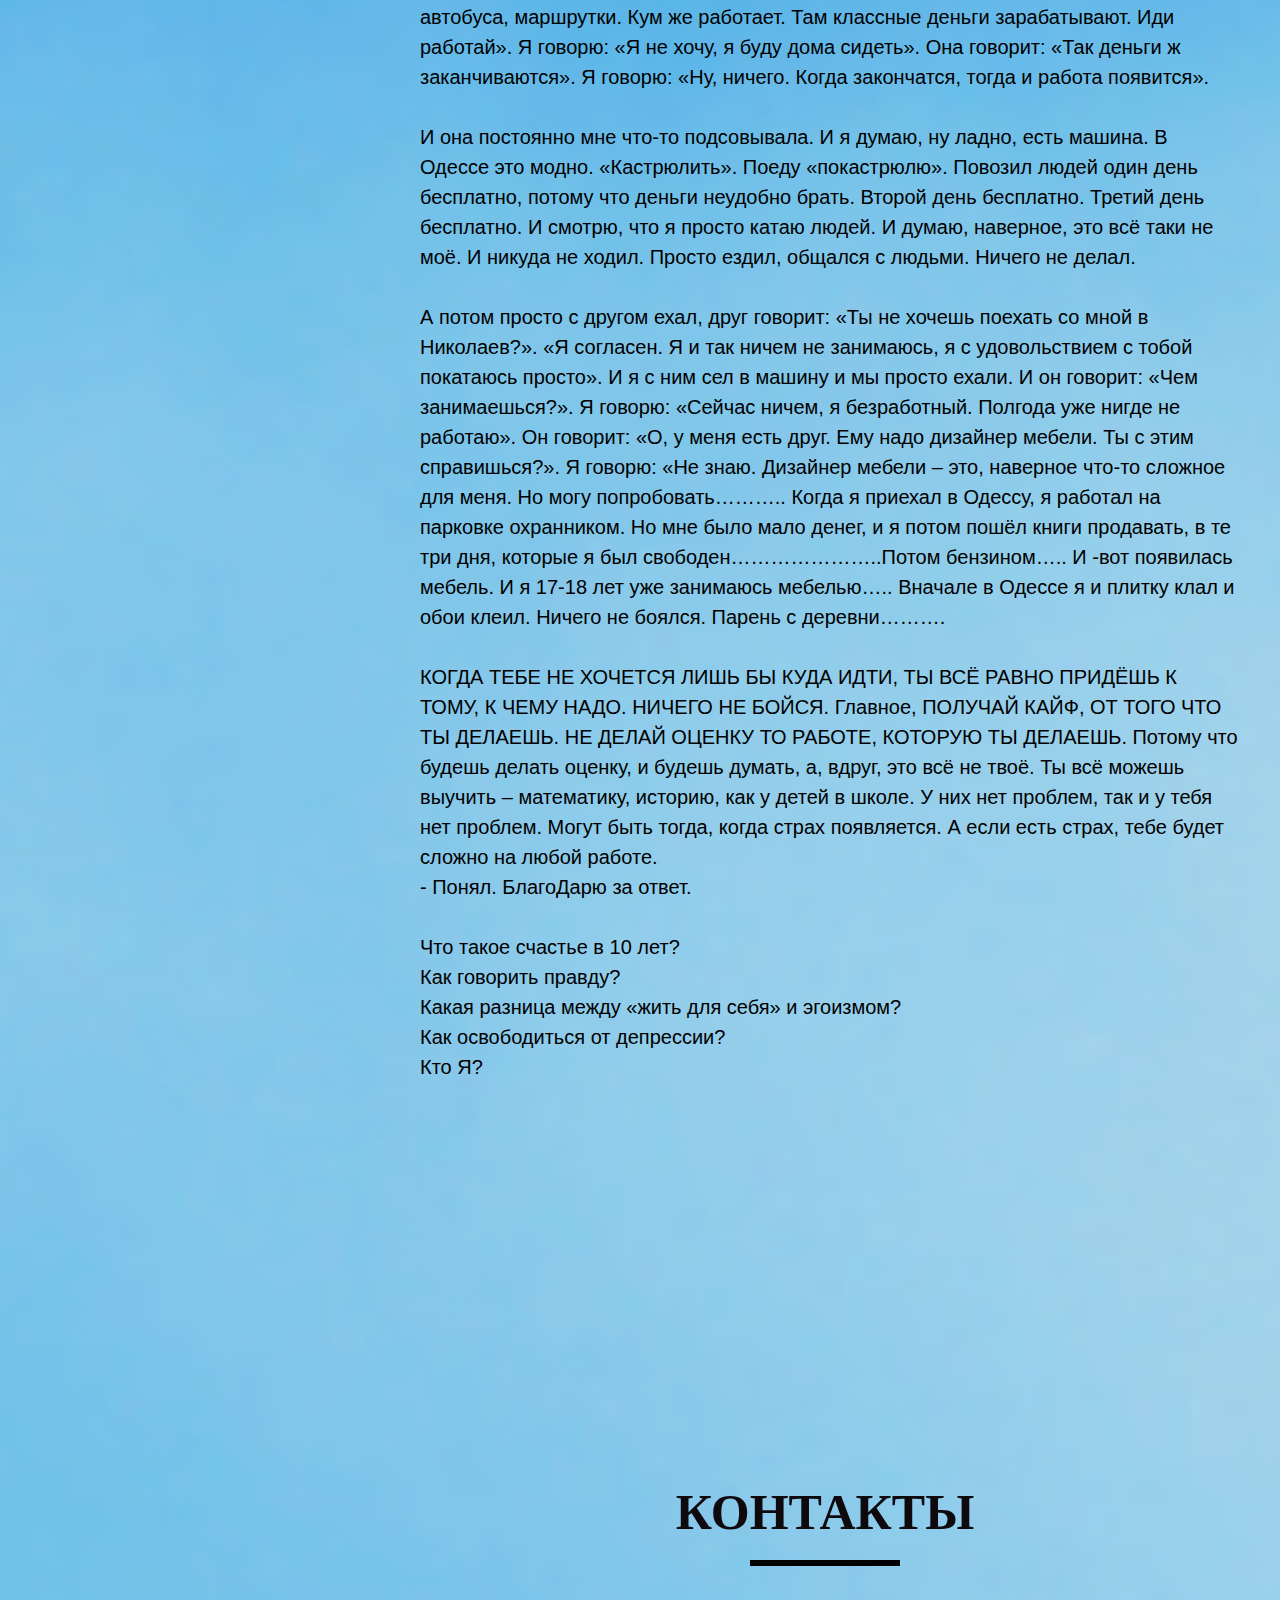
<file: dialogues.html>
<!DOCTYPE html>
<!--[if lt IE 7 ]><html class="ie ie6" lang="en"> <![endif]-->
<!--[if IE 7 ]><html class="ie ie7" lang="en"> <![endif]-->
<!--[if IE 8 ]><html class="ie ie8" lang="en"> <![endif]-->
<!--[if (gte IE 9)|!(IE)]><!-->
<html lang="en">
<!--<![endif]-->

<head>

	<meta http-equiv="Content-Type" content="text/html; charset=utf-8" />

	<meta name="viewport" content="width=device-width, initial-scale=1, maximum-scale=1">

	<title>Василий Керечанин</title>

	<!-- Google Fonts -->

	<!-- /Google Fonts -->

	<!-- Styles -->
	<link type="text/css" rel="stylesheet" href="css/base.css" />
	<link type="text/css" rel="stylesheet" href="css/animate.css" />
	<link type="text/css" rel="stylesheet" href="css/magnific-popup.css" />
	<link type="text/css" rel="stylesheet" href="css/owl-carousel.css" />
	<link type="text/css" rel="stylesheet" href="css/style.css" />
	<!--[if lt IE 9]> <script type="text/javascript" src="js/modernizr.custom.js"></script> <![endif]-->
	<!-- /Styles -->

</head>
<style>
	p {
		font-size: 20px;
	}

	body {
		background-image: url('img/sky.png');
		background-repeat: no-repeat;
		background-position: top;
		background-size: cover;

	}
</style>

<body>


	<!-- Wrapper All -->
	<div class="vkm_fn_wrapper_all" data-nav-skin="transdark">

		<!-- Wrapper -->
		<div class="vkm_fn_wrapper">


			<div class="vkm_fn_mobilemenu_wrap">

				<!-- LOGO & HAMBURGER -->
				<div class="logo_hamb">
					<div class="in">
						<div class="menu_logo">
							<a href="index.html">Василий Керечанин</a>
						</div>
						<div class="hamburger hamburger--collapse-r">
							<div class="hamburger-box">
								<div class="hamburger-inner"></div>
							</div>
						</div>
					</div>
				</div>
				<!-- /LOGO & HAMBURGER -->
				<!-- MOBILE DROPDOWN MENU -->
				<div class="mobilemenu">
					<div>
						<ul class="anchor_nav vert_menu_list">
							<li><a href="/#about">Василий Керечанин</a></li>
							<li><a href="/#service">САТСАНГИ, РЕТРИТЫ</a></li>
							<li><a href="/reviews.html">Отзывы</a></li>
							<li class="current"><a href="/dialogues.html">Диалоги</a></li>
							<li><a href="/project.html">Проект</a></li>
							<li><a href="/donate.html">БЛАГОДАРНОСТЬ (DONATE)</a></li>
							<li><a href="#contact">Контакты</a></li>
						</ul>
					</div>
				</div>
				<!-- /MOBILE DROPDOWN MENU -->
			</div>


			<!-- Left Sidebar -->
			<!-- You can set up minimum and maximum width for sidebar (in px). Minimum width is 350 -->
			<div class="vkm_fn_sidebar" data-max="800" data-min="350">

				<!-- Sidebar: Close Button -->
				<a href="#" class="nav__button">
					<span class="icon"><img src="svg/right-arrow.svg" alt="" class="fn__svg" /></span>
					<span class="width_indicator"></span>
				</a>
				<!-- /Sidebar: Close Button -->

				<!-- Sidebar: Line -->
				<div class="nav_line"></div>
				<!-- /Sidebar: Line -->

				<!-- Sidebar: content -->
				<div class="sidebar_in">
					<div class="logo">
						<a href="index.html">
							<img style="margin-left: 20px" src="img/logo2.svg" alt="" />
							<img style="margin-top: 10px; margin-left: 20px;" src="img/logo1.svg" alt="" />
						</a>
					</div>
					<div class="navigation">
						<ul class="anchor_nav">
							<li><a href="/#about">Василий Керечанин</a></li>
							<li><a href="/#service">САТСАНГИ, РЕТРИТЫ</a></li>
							<li><a href="/reviews.html">Отзывы</a></li>
							<li class="current"><a href="/dialogues.html">Диалоги</a></li>
							<li><a href="/project.html">Проект</a></li>
							<li><a href="/donate.html">БЛАГОДАРНОСТЬ (DONATE)</a></li>
							<li><a href="#contact">Контакты</a></li>
						</ul>
					</div>
					<div class="copyright">
						<div class="social">
							<ul>
								<li><a href="https://t.me/+380500848889" target="_blank"><img
											src="svg/social/telegram.svg" alt="" class="fn__svg" /></a></li>
								<li><a href="https://www.facebook.com/vasilij.kerecanin" target="_blank"><img
											src="svg/social/facebook.svg" alt="" class="fn__svg" /></a></li>
								<li><a href="https://www.instagram.com/p/CfrA3IxIWXo/?igshid=YmMyMTA2M2Y="
										target="_blank"><img src="svg/social/instagram.svg" alt=""
											class="fn__svg" /></a></li>
								<li><a href="https://wa.me/+380500848889" target="_blank"><img
											src="svg/social/whatsapp.svg" alt="" class="fn__svg" /></a></li>
								<li><a href="https://www.youtube.com/channel/UCfQ8iL3GZ4T3uihEugySSnA"
										target="_blank"><img src="svg/social/youtube.svg" alt="" class="fn__svg" /></a>
								</li>
							</ul>
						</div>
						<div class="desc">
							<p>© 2022 Василий Керечанин<br />Связь <a href="tel:+38 050 084-88-89">+38 050 084-88-89</a>
							</p>
						</div>
					</div>
				</div>
				<!-- Sidebar: content -->



			</div>
			<!-- /Left Sidebar -->




			<!-- Main Content -->
			<div class="vkm_fn_content">
				<div class="fn__page">

					<!-- Biography Section -->
					<section class="biography" id="biography">

						<!-- Main Title -->
						<div class="main_title">
							<div class="container">
								<h3>Диалоги</h3>
								<p>
									- Что может мешать на пути к себе?<br>
									- Любая мысль...<br>
									<br>
									- Как жить легко?<br>
									- Не бороться с тем, что происходит.....<br>
									<br>
									- Как быть в моменте?<br>
									- Быть в моменте. Не тут и там, а только ТУТ...........<br>
									<br>
									- А тебе нравится твоя жизнь?<br>
									- Все что происходит это не моя жизнь, это жизнь жизни.<br>
									<br>
									- Я должна же быть в паре, так как все?<br>
									- Представь, все на пляже в резиновых сапогах….и ты тоже должна? (диалог на море, на
									пляже)… Уже жизнь закончилась, что ты знаешь, что никого не встретишь?<br>
									<br>
									- Кто пьёт чай?<br>
									- Тот, кто спрашивает….<br>
									<br>
									- Если не знаю, куда идти.<br>
									- Сядь, посиди. Ноги сами пойдут.<br>
									<br>
									<br>
									- Почему я так редко чувствую покой?<br>
									- Ты приняла за правду всё, что тебе говорили. А это неправда….. Поверить, что ты и
									являешься этим покоем…<br>
									- В каком месте зарыт этот покой?<br>
									- Нет никакого места. Он везде.<br>
									<br>
									<br>
									- Как же не волноваться?<br>
									- Да ты не можешь не волноваться… оно волнуется, пусть волнуется. Чего ты хочешь
									сделать так, чтобы не было, как есть? Ну, есть волнение и есть. Пусть тебя тоже это
									не волнует.<br>
									<br>
									<br>
									- Как не разочаровываться в себе?<br>
									- Почему ты хочешь не разочаровываться?<br>
									- Потому что это неправильно – разочаровываться. Я бы хотела реагировать на это
									спокойно. Чтобы меня это не цепляло, то что ей очень больно, а я не могу помочь ей,
									так как бы мне хотелось.<br>
									- Ты делаешь то самое большее в данной ситуации. Зачем тебе оценивать, что ты могла
									бы что-то больше? Всё, что ты делаешь – это твой максимум на сейчас.
									Перестань оценивать.<br>
									<br>
									<br>
									- Ты сказал, что желания берутся от мыслей. Как убрать мысли?<br>
									- Это твоё желание.....<br>
									<br>
									- Кто уберёт веру?<br>
									- Тот, кто поверил.....<br>
									<br>
									- Что бы ты мог пожелать людям?<br>
									- Найти себя<br>
									- Что это значит?<br>
									- Быть собой<br>
									- Как это быть собой?<br>
									- Как вода является водой, так человек является собой, когда он в присутствии.<br>
									В присутствии он бывает. Когда он не в присутствии, ему даётся боль. Сразу
									присутствие. Для того, чтобы он понял, что это такое быть собой.<br>
									- А можно без боли быть в присутствии?<br>
									- Можно.<br>
									- Как?<br>
									- Быть в осознании. Есть осознающий, чувствующий, слышащий, смотрящий, обоняющий,
									вкушающий..… быть в теле. Это и есть сознание жизни.<br>
									- Ты говоришь: «Быть в теле». Но Адвайта говорит, что «я не есть тело», а ты
									говоришь «быть в теле». О чём это?<br>
									- Чтобы познать, что я не есть тело, надо сначала познать тело. Чтобы познать бога в
									теле…..<br>
									<br>
									<br>
									- Как познать себя?<br>
									- Ты только что спрашивала<br>
									- Я спрашивала, как найти себя. А теперь «как познать себя»?
									Смеётся. - Удалить всё<br>
									- Что всё?<br>
									- (берёт телефон в руки и показывает) Алена… делит
									Мама…делит. Папа…делит. Адвайта…делит. Вася….делит
									Солнце…делит.....<br>
									- Как удалить?<br>
									- То, за что цепляешься, как пропасть, ты за неё держишься….удаляют не человека, а
									верёвку, за которую он держится. И тогда сразу познаешь себя….<br>
								</p>
								<p>
									- У меня сильное напряжение в теле. Непринятие восприятия тела. Внутренняя боль и
									запрет на выражение эмоций и движения. Те вещи, которые я знаю, мне не помогают. Я
									не знаю, как его расслабить….. Почему моё тело так сжимается?<br>
									- Ты сама его сжала. Ты веришь в этот гнев, и веришь в свою сжатость. Это иллюзия.
									Это всё равно, как появится туча над солнцем, и ты поверишь, что солнце исчезло. А
									солнце всегда есть. Ты поверила в тучу, которая перекрыла солнце…. Ты веришь в
									иллюзию больше, чем в своё Я…………<br>
									<br>
									<br>
									- Птичкой быть легче, чем человеком. Птичка свободная.<br>
									- Ты такая же свободная, как птичка. И можешь петь. Только мысль закрывает тебя в
									клетку. Своим пониманием, что есть, что тебя сдавливает твоё тело и не даёт
									дышать…<br>
									<br>
									<br>
									- Я застряла в этом состоянии, которая хочет любви отца. И злится на маму за то, что
									она не пускает к нему, и считает его плохим. Как дочь, я бы хотела открыться этой
									любви, отпустить восприятие, что любовь имеет какие-то ограничения или условия.<br>
									<br>
									- У ЛЮБВИ НЕТ НИКАКИХ ОГРАНИЧЕНИЙ И УСЛОВИЙ. ОНА ПРОСТО ЕСТЬ ТАК, КАК И ТЫ. ТЫ И
									ЕСТЬ ЭТА ЛЮБОВЬ…<br>
									<a href="https://www.youtube.com/watch?v=GtubjB44TdU&t=1s"
										target="_blank">Видео</a><br>
									<br>
									<br>
									- Многие думают, что если они приходят на сатсанг, и кто-то задаёт вопрос, и люди
									услышат эти вопросы, и то, что ты будешь отвечать, это будет для них ответом. Они
									даже говорят, что я не задавал(а) вопрос, а для меня уже прозвучал ответ здесь.
									Это получается, что ответ для всех или всё-таки, задавая вопрос, можно получить
									ответ, именно для себя… для той уникальности, индивидуальности, которой являешься на
									этот момент.<br>
									- Конечно, задавать свой вопрос, потому что именно свой вопрос держит человека, не
									пуская в саму Истину…… Это ум присвоил себе вопрос и присвоил себе ответ.
									Зачем лезть в костёр, если можно обойти его..
									Если ум столько придумывает и показывает, и мы начинаем в это верить, то неужели ум
									не присвоит себе любой чужой вопрос и скажет, что это твой именно ответ. Проще
									простого.
									Всегда страшно задавать самый главный вопрос.<br>
									- А есть вопросы главные и второстепенные?<br>
									- Задать себе тот самый главный вопрос, ЧТО ТЫ ХОЧЕШЬ НА САМОМ ДЕЛЕ?...
									Почему мы больше страху доверяем, чем самой Истине? почему мы больше смотрим в
									будущее, а не в настоящее? Почему мы верим больше той мысли, которая приходит, чем
									то, что вокруг тела происходит?....<br>
									<a href="https://www.youtube.com/watch?v=232yytEn4HU&t=2s"
										target="_blank">Видео</a><br>
									<br>
									- Почему я не могу расслабиться? Мне не «ок» в этом состоянии.<br>
									- Потому что ты не переживаешь из-за себя.<br>
									- Мне не за кого уже переживать……<br>
									- Ты переживаешь за будущее. За то, что тебе работа не нравится…Но так как будущего
									нет, то как ты можешь переживать за себя там, если ты не можешь быть.<br>
									- Да. смешно….. уже радость пошла…. Но вот сейчас хорошо. А завтра? (смеётся)… Уму
									получается крутить мной… я осознаю приходящие мысли, я делаю самовопрошание, задаю
									себе вопросы, кому приходят эти мысли, сомнения, страх, но тем не менее у меня
									внутри бывает состояние тревожное<br>
									- Как ты делаешь это самовопрошание?<br>
									- Кому приходит это страх? Кто я? Дальше непонятно, кто я. Я не разобралась, кто
									я…Нет состояния ровной радости. хочется войти в это состояние……………………<br>
									- При новых встречах с мужчинами, не доверяю им, так как боюсь ошибиться, как в
									прошлых отношениях.<br>
									- Какая разница тебе, что ты ошиблась? Живи настоящим временем.<br>
									- Потому что больно будет, там было больно, а я не хочу снова боли.<br>
									- Там не было больно. Ты эту боль сама создала себе.<br>
									- Согласна, создала.<br>
									- Так откуда там боли быть? Не создавай, не ври. Ты врала себе, врала мужу, создала
									себе иллюзию, потом эта иллюзия начала рассыпаться, и ты начала расстраиваться.<br>
									- По поводу ожиданий? Да-да. Это точно.<br>
									- Не создавай иллюзию. Начни правду говорить. Начни общаться с человеком. А если ты
									ему не доверяешь, можешь вставать со стула и говорить, что всё…я тебе не доверяю.
									Пока. Я буду искать другого, кому я смогу доверять.
									И ты никому не сможешь доверять, потому что ты не доверяешь себе. Пока не начнёшь
									доверять себе, не начнёшь доверять никому.<br>
									- После того, как человек два раза не выполнил свои обязательства, я перестаю ему
									доверять.<br>
									- ЕСЛИ ТЫ БУДЕШЬ ГОВОРИТЬ ПРАВДУ, НИКОГДА НЕ ВРАТЬ, МИР НИКОГДА НЕ БУДЕТ ТЕБЯ
									ОБМАНЫВАТЬ.<br>
									- А если это кармический какой-то опыт?<br>
									- Нету никаких карм. Не слушай ты никого. Чего вы живёте прошлым? Ты видела кармы
									какие-то? Ты услышала, что люди говорят, и начала верить.<br>
									- Я верю в то, что что посеешь, то и пожнёшь.<br>
									- Так вот она твоя карма. Говори правду всегда. Полюби себя вначале. Потому что ты
									не сможешь полюбить никого. Только полюбив себя, ты сможешь полюбить всех.<br>
									- Это всё слова. И все мы это знаем. Но это не так просто…. Идёт страх. Если я
									покажусь такой или чего-то не умею делать, я ему не понравлюсь. Я буду стараться,
									буду подстраиваться.<br>
									- Я и говорю, что правду говори, люби себя. такую как ты есть. Что это для тебя?
									Маникюр, педикюр делать?<br>
									- Правда для меня, это делать то, что я чувствую, и относиться к себе честно,
									искренне, признаваться в своих ошибках..<br>
									- Да, я что-то не успела и, слава богу. Значит, не время мне было ещё успеть это. Я
									никуда не спешу. Я здесь и сейчас. Куда мне ещё спешить, куда мне бежать. Я здесь
									нахожусь.<br>
									САМОЕ ЛУЧШЕЕ ВРЕМЯ - ЗДЕСЬ.<br>
									Другого нет. Куда мне бежать? Кого мне искать? Он сам придёт..<br>
									- Да. Если ему не понравится, пошёл вон. Я другому понравлюсь.<br>
									- Да.<br>
									- Слышали девчонки? Это всем так<br>
									- Это не всем. Это только тебе. Я же с тобой общаюсь. Почему ты сразу всем
									распространяешь. Это только для тебя так. Это только твоё, потому что ты
									индивидуальность, такая как ты есть. А для каждой индивидуальности будет другое.
									Ты так привыкла жить. Видишь, как живут другие и тебе так хочется. А это всё не
									твоё. А твоё – не хочешь принимать…. Разве это любовь к себе?<br>
									- Найди ту первую Ирину, которую назвала мама. А всех остальных Ирин разрушь.
									Первоначальную.<br>
									- Т.е. вернуться в тело?<br>
									- Для начала да. А то ты где-то (показывает возле головы)<br>
									- Задача ясна. Хочется не забыть.<br>
									- Забудь. Не живи тем, что я сказал. Живи каждым своим вдохом и выдохом. Живи своим
									с чувством. Своим слышанием….<br>
									Счастливой дороги всем тем словам, которые были…<br>
									<a href="https://www.youtube.com/watch?v=a_kWXPDCreg" target="_blank">Видео</a><br>
								</p>
								<p>
									- Я просто есть. И я появился не от того, что кто-то рядом был, и я возле кого-то
									сидел и у меня это появилось. Оно появилось из-за тог, что я сильно захотел. Если я
									этого сильно захотел и это появилось, то у вас тоже самое. Вы точно так же свободны
									от всего, и вы можете точно так же появиться……
									Если вы бережёте то, что вы знаете, как буд-то вы знаете, что будет, так вам это
									более важное, чем то, что есть. Значит, вы не хотите пока быть в самом
									присутствии.<br>
									<br>
									Мне часто говорят: «Тебе легко говорить оттуда.» .<br>
									Я говорю: «Откуда?». Это ж не то, что какой-то дядька дал мне камешек, я взял его
									и…слава богу я здесь. Нет. Я этого захотел!<br>
									<br>
									А пока каждого устраивает та жизнь, которая есть, значит, вас это устраивает. И
									чтобы я не говорил, оно видите….вас не меняет. По чуть-чуть вы ближе двигаетесь, но
									это может произойти моментально мгновенно, а можете по чуть-чуть двигаться. Это как
									магнит……….<br>
									<br>
									- Как я могу это сделать? Или мне делать уже ничего не надо, я уже есть?<br>
									<br>
									- Ты должна разрушить Тамару. Ты должна разрушить те мнения, те знания, о которых ты
									знаешь есть. Что это всё существует.<br>
									<br>
									- Мне непонятно то, что ты говоришь. Можно другой пример или более понятно мне
									ответить.<br>
									<br>
									- Пока есть знание, что закончится сатсанг и будешь что-то после него делать, есть
									та, которая знает.<br>
									<br>
									- Я свободна от той, которая знает, что что-то буду делать. Это оно? Или не она?<br>
									<br>
									- Но это непросто сказать: «Я свободна».<br>
									<br>
									- А что?<br>
									<br>
									- Это надо сказать очень громко, что ты свободна!<br>
									Это настолько громко, что Тамара описается от страха и сбежит!<br>
									Это настолько громко, что все знания исчезнут!<br>
									Это настолько громко, когда ты берёшь сухую чашку (показывает), и ты знаешь, что<br>
									чашка сухая и ты её под кран заносишь, вода начинает литься и вся чашка становится
									мокрой!<br>
									Вот это настолько громко…….<br>
									<br>
									…..Я просто знал, что меня ничего в этом мире не может удержать больше. Я был уверен
									в этом…… А ты ещё не настолько хочешь свободы.<br>
									<br>
									<br>
									<br>
									- Ты не можешь сохранить жизнь, потому что тебе это неподвластно.<br>
									- А хочется сконтролировать, но оно неконтролируемо. От этого и дикий страх.<br>
									- Никогда неконтролируемо. Ничто.<br>
									- Выходит, что мысль о неизвестности вызывает ужас?<br>
									- Конечно. Страх.... Например, ты хочешь разойтись, но ты не знаешь, что будет
									дальше. И ты продолжаешь жить с этим человеком.<br>
									Или кто-то идёт на операцию к врачам………………………<br>
									……САМА ЖИЗНЬ ВСЕГДА ЖИВЁТ В НЕИЗВЕСТНОСТИ. (на простом примере, как появляется и
									взращивается эго. Кто этот «Я»? Как мы начинаем всё присваивать себе)<br>
									<br>
									- Мой любимый человек, мой муж, с которым мы прожили очень счастливо 15 лет, решил
									полностью отдалиться от меня.
									Мне надо понять, каким образом вести с ним, потому что он мечется, душа мечется и
									его, и моя. Какое правильное решение может быть у этой ситуации? Я чувствую, что мы
									очень родственные души….вместе в творчестве, социуме, и какая сила неизвестно,
									почему нас разъединила. Для чего этот опыт мне? Как правильно выйти из этой
									ситуации? Это эмоционально очень тяжело. Это переходит на физический
									уровень…микроинфаркт…<br>
									- Ты можешь задать конкретный вопрос, пожалуйста?<br>
									- Каким образом мне сейчас взаимодействовать с человеком? Он отдалился, но он на
									связи. Т.е. стоит ли его пытаться возвратить в семью или отпустить его полностью?
									Это длится уже более полу года….<br>
									- Это не вопрос. Что ты хочешь от жизни? Что ты хочешь, чтобы случилось?<br>
									- Стоит ли мне воссоединяться с этим человеком или двигаться самой в духовном росте?
									Мне надо это понять.<br>
									- Видишь, ты сама ответила. Так как ты не была с собой, а держалась на ком-то, был
									упор у тебя на него, а за себя забыла. Когда ты найдёшь упор на себе, найдёшь себя,
									тогда, может вернётся, а может, не вернётся. Какая разница в этом. ГЛАВНОЕ БЫТЬ
									СОБОЙ.<br>
									Ты пришла в это мир не для него, а для себя, в первую очередь. А всё что рядом
									происходит возле этого тела, это просто соприкосновение, но оно не может быть
									соединено навечно.<br>
									Посмотри на себя. Задавай себе вопрос, для чего ты пришла в этот
									мир…………………………….…<br>
									<br>
									- Знаете, так странно, я столько много прошла каких-то в своей жизни духовных школ,
									и сейчас как будто эти все знания далеко. Т.е. как будто, под слоем этой боли.
									И только сейчас начинает проясняться что-то с ваших слов.<br>
									- Потому что ты через знания уходила от присутствия.<br>
									КАКИЕ-ТО ЗНАНИЯ, ТЫ СРАЗУ ЖЕ УХОДИШЬ ОТ ПРИСУТСТВИЯ. Какие-то слышания другие
									говорят, что тебе делать, ты сразу уходишь от слышания.
									Не надо ничему тебя учить, ты уже всё знаешь. Надо просто быть.<br>
									<a href="https://www.youtube.com/watch?v=Xu1Fjrc5z1M" target="_blank">Видео</a><br>
									<br>
									- Активизирована программа. На меня агрессируют мужчины.<br>
									- Нет никакой программы….. Твоя поверхность может улыбаться, и говорить, что вы
									классные и я вас люблю, а внутренняя глубина никак не любит никого, никак не может
									полюбить. Поэтому и идёт то отражение, которое они видят. Они то видят внутреннюю
									глубину, а не внешнюю, которую ты им показываешь………<br>
									<br>
									<br>
									Мастер открыто и честно ведёт участницу к осознанию себя. Она сопротивляется….<br>
									<br>
									<br>
									И…. он отвечает ей: «Если ты не искренна со мной, я не могу тебе помочь».<br>
									<br>
									- Секс втроём – это хорошо или плохо?<br>
									- кому как нравится, так и занимаются. Нет ни хорошо, нет ни плохо.<br>
									- говорят, что должен быть только один партнёр<br>
									- это же секс, а не партнёрство….<br>
									<br>
									<br>
									- Почему людям мало денег?<br>
									- Сколько бы денег не было, им всегда будет мало.<br>
									- Почему так?<br>
									- Потому что ум движет человеком не только к большим деньгам, а и к любым движениям
									тела в ненужном направлении. Но каждый скажет, что без этого нельзя жить. Так как
									будто бы они никогда не жили без этого. Но придя в это мир они начинали без
									ничего…..<br>
									<br>
									<br>
									- Ретрит "Здравствуй Ребёнок, которого Я так давно потерял" - о чём он и о ком он, и
									для кого этот ретирт?<br>
									- Для тех, кто не разрешает быть себе.<br>
									И о чём? Обо всём. Здесь невозможно что-то отделить. Потому что у каждого своё, но
									это им так кажется. У всех одно общее. Никто не хочет разрешить быть себе просто.
									Если человек разрешает себе быть – это с ним и происходит. Сразу рождается ребёнок,
									тот которого он спрятал.<br>
									- А тот, который спрятан – это кто?<br>
									- Само присутствие в теле. Это то, что видит. То, что слышит. То, что чувствует
									прикосновение. То, что чувствует запах. Оно же может и творить, оно же может и
									разрушать. Оно всё может. Только какие-то убеждения наши….мы думаем, что делаем
									что-то неправильно…..<br>
									<br>
									- Для чего люди живут в паре?<br>
									- Получать кайф друг от друга: прикосновение... Любовь.... ухаживание...<br>
									- А как они сходятся, находят друг друга?<br>
									- Они не просто сходятся. Их что-то стягивает. Сама Жизнь соединяет. Как магнит
									плюс-минус. И они не понимают что с ними. Такая сила Жизни... Потеря ума. Жизнь сама
									живёт...<br>
									- Почему они расходятся потом?<br>
									- Расходятся, потому что через ум начинают оценивать и выходить из той силы Жизни,
									которая была. Теряют то состояние, которое их стянуло...<br>
									- А возможно прожить в паре с одним человеком в любви?<br>
									- Конечно.<br>
									- Как?<br>
									- Просто жить.<br>
									- А что значит просто жить?<br>
									- Без обязательств и насилия что должна что-то... должен что-то...<br>
									Так же жить, как и произошла эта встреча.
									Никто ничего не планировал.
									Она просто произошла....<br>
									<br>
									- Как быть рядом и не оставаться чёрствым? Не исключать милосердие, проявлять к
									человеку правильное внимание.<br>
									- Ты сможешь уделять правильное внимание любому человеку, когда ты будешь его
									уделять так, как ты хотел бы. чтобы тебе уделяли внимание. И только без ожиданий….
									Потому что, если есть ожидания, ты будешь расстраиваться.<br>
									<br>
									- Когда свобода становится общая?<br>
									- А как может быть общая свобода?<br>
									ТЫ МОЖЕШЬ ТОЛЬКО СВОЮ СВОБОДУ ПРИОБРЕСТИ.
									И каждый человек может только свою свободу приобрести.
									Ты можешь быть свободен, а вторая половина может быть несвободна. Но тебе это не
									будет мешать.<br>
									Ей будет мешать. Тебя это не будет касаться даже, когда ты будешь свободен. Но она
									будет переживать за тебя, быть недовольной тем, что ты делаешь всё что тебе хочется.
									Но люди начинают не понимать тебя. Те которые несвободны. Они считают, что так жить
									невозможно. Есть какие-то законы, ты так не живёшь….…..<br>
									<br>
									<br>
									- Ну, вообще, без думать мы не можем.<br>
									- Как не можем? Можем……..<br>
									… Когда у тебя пустой ум, тебе как будто приходит смска и ты что надо делаешь…<br>
									<br>
									<br>
									- Нет важности ни в прошлом, ни в будущем… А если рассмотреть, то и настоящего нет…
									Какая-то иллюзия, сон, воображение, что что-то есть…<br>
									- Тогда с этого и надо начинать.<br>
									- Да.<br>
									<a href="https://www.youtube.com/watch?v=E0Ox_Bi3tkQ" target="_blank">Видео</a><br>
									<br>
									<br>
									<br>
									- Многие думают, что если они приходят на сатсанг и кто-то задаёт вопрос, и люди
									услышат эти вопросы, и то, что ты будешь отвечать, для них это будет ответом. И они
									даже говорят: «Вот я не задавал вопрос, но для меня уже прозвучал ответ здесь.
									Это получается, что ответ для всех или всё-таки задавая вопрос можно получить ответ
									именно для себя: для той уникальности, индивидуальности, которой являешься на этот
									момент<br>
									- Конечно, надо задавать свой вопрос. Потому что свой вопрос и держит человека, не
									пуская саму Истину. Когда они слышать ответ, они говорят: «А, да. Это мне ответ. Я
									как раз хотел задать вопрос, а ответ пришёл. Это ум присвоил себе вопрос и присвоил
									себе ответ.
									Зачем спрашивать, зачем лезть в костёр, если можно обойти его. А огонь невозможно
									обойти. Потому что вокруг огонь, а ты в центре и придётся идти.
									Если ум столько всего придумывает и показывает, и мы начинаем в это верить, то
									неужели ум себе не присвоит какой-то глупый вопрос, и скажет, что это именно твой
									ответ. Проще простого.<br>
									Всегда страшно задавать главный вопрос.<br>
									- А есть вопросы главные и второстепенные?<br>
									- задать себе тот самый главный вопрос: «Что я хочу сейчас на самом деле.<br>
								</p>
								<p><br>
									- Я понимаю, что прошлым жить нельзя. Но у каждого есть наработанный опыт. А ты
									говоришь это всё не нужно и возвращение к старому не нужно. У меня конфликт в
									голове. Я этого не понимаю.<br>
									- Ты не понимаешь, потому что ты так привыкла жить: смотреть в прошлое, смотреть на
									те опыты, которые у тебя были. И их сопоставлять с теми опытами, которые сейчас.
									ТОТ ОПЫТ, КОТОРЫЙ ТЫ ПРОЖИВАЛА, МОЖЕТ ПОМЕШАТЬ ТОМУ ОПЫТУ, КОТОРЫЙ БУДЕТ НОВЫЙ ОПЫТ.
									КОТОРЫЙ ЕСТЬ.<br>
									- Ну, прошлый опыт – это какие-то наработки, навыки, которые мы умеем. Да, он может
									помешать, но он и помогает в чём-то.<br>
									- Это не является опытом. Все опыты, которые у тебя были – это же чужие опыты. Ты же
									училась на чужих мнениях, на чужих чьих-то опытах, ты видела, как кто-то что-то
									делал и ты повторяла.<br>
									А ЕСЛИ ТЫ НАЧНЁШЬ ЖИТЬ В НАСТОЯЩЕМ МОМЕНТЕ, ТО ЭТИ ВСЕ ОПЫТЫ БУДУТ ТОЛЬКО ТВОИ, и
									тебе те опыты, которые ты прожила, ты увидишь, что они уже неинтересны.<br>
									- А можно на примере, я так не совсем понимаю.<br>
									- Даже, если ты прожила чужие опыты, то если ты начинаешь быть в настоящем моменте,
									то те опыты которые были, они тебя возвращают из настоящего момента и вытягивают. И
									ты постоянно не можешь быть в настоящем моменте, потому что ты возвращаешься к
									чьим-то опытам. Те, которые ты прожила – не свои, а чужие. Тебе кто-то говорил, что
									надо делать…<br>
									- А можешь свой пример сказать, какой ты опыт прожил и что дальше?<br>
									- Вот у меня сейчас опыт тот, о чём я сейчас говорю. Это и есть мой опыт в сейчас в
									настоящий момент. То, о чём я тебе рассказываю. А так как есть настоящий момент, ты
									не понимаешь сейчас, так как ты только хочешь, чтобы я рассказал про тот опыт,
									который я прожил с прошлого. Но если я тебе про него расскажу, то ты всё равно
									вернёшься только в прошлое. Ты не будешь в настоящем.
									Ты боишься быть в настоящем. Если мама принесла тебе горячую воду, и ты попробовала,
									то это будет твой опыт, она горячая.<br>
									- Да<br>
									- Через время она остынет, и ты возьмёшь её и это новый опыт. Вода уже остыла, можно
									пить её. Ты не будешь бояться брать в руку. А если будешь помнить только старый
									опыт, ты не сможешь этот стакан с остывшей водой пить.<br>
									- Ага. Т.е. не привязываться к прошлому опыту? Он может быть разный. Он не является
									помощью в жизни.<br>
									- Нет, конечно.<br>
									- Услышала. БлагоДарю.<br>
									<a href="https://www.youtube.com/watch?v=2erZdbo1J1o" target="_blank">Видео</a><br>
									*
									- Что значит вирус «Ковид»? Что он несёт за собой?<br>
									- Есть Юра и есть вера в Юру.. Точно так, есть вирус и есть вера в вирус. Юра
									исчезнет и вирус исчезнет. Когда нету Юры, тогда нету проблем. Вирусу негде быть.
									Тревожит только Юру этот вирус. Больше никого. Птицы летают, кошки живут, муравьи
									ползают. Вирус их не трогает почему-то.<br>
									<br>
									- Можно верить и не бояться?<br>
									- ЕСЛИ ТЫ ПОВЕРИШЬ, ТЫ НАЧНЁШЬ БОЯТЬСЯ…..Живём дальше, не думаем о нём. Он нас не
									берёт. Это не наша болячка и не наше время, оно ещё не наступило. Наше время, как
									наступит, так неважно будет, короновирус или придёт что-то другое и мы умрём. Есть
									точка начала и есть точка конца (показывает на палочке). И вот пока ты не дойдёшь до
									конца, чтобы не случалось у тебя на дороге.<br>
									<br>
									- А для чего он появился вирус этот?<br>
									- Юра появился и вирус появился…<br>
									У меня нет вируса. Я его не видел и не встречал ни разу. Сколько живу с того
									момента: ходил, гулял, людей видел – ни разу не встречал. Людей встречал, вируса не
									встречал. Для меня нет такого. Ты встречал?<br>
									- Ну, я видел, слышал про таких людей.<br>
									- А где ты видел?<br>
									- Кто-то из знакомых уходил на небеса<br>
									- Ты лично видел, они от этого вируса умерли?-<br>
									- Да. Говорят, да.<br>
									- Говорят, понятно. А ты видел лично? Сам анализы делал, когда делали врачи анализы,
									наблюдал всё, проверял, ещё раз перепроверил сам лично?<br>
									- Ну, я лично – нет.<br>
									- Так вот. Нет никакого вируса.<br>
									- Значит нету. Ясно. Спасибо.<br>
									<br>
									<br>
									<br>
									- Как найти своё предназначение, род деятельности?<br>
									- А что такое род деятельности? Что ты хочешь найти?<br>
									- Чем зарабатывать на жизнь. То дело, которое будет и в радость, и приносить
									деньги.<br>
									- Ты можешь за любое дело браться, оно будет. Если ты поймёшь, что ты именно хочешь
									работать, то любое дело тебе будет просто в радость. И ты можешь, чем угодно
									заниматься. В любом направлении. В любом направлении можешь идти, и ты сможешь
									заниматься этим. Нет у какого-то человека каких-то особенностей. А ты пойдёшь в том
									направлении, в чём ты можешь развиваться. Ты в другом направлении не пойдёшь.
									Просто может тебя страх останавливает какой-то, что не сможешь этим заниматься или
									что-то тебе будет удовольствие приносить.<br>
									- Понял. Надо делать, то, что нравится, пробовать.<br>
									- Да, нужно пробовать просто. Ты почувствуешь всё равно…..<br>
									<br>
									Я когда-то был очень долгое время без работы. Жена мне говорит: «Иди водителем
									автобуса, маршрутки. Кум же работает. Там классные деньги зарабатывают. Иди
									работай». Я говорю: «Я не хочу, я буду дома сидеть». Она говорит: «Так деньги ж
									заканчиваются». Я говорю: «Ну, ничего. Когда закончатся, тогда и работа
									появится».<br>
									<br>
									И она постоянно мне что-то подсовывала. И я думаю, ну ладно, есть машина. В Одессе
									это модно. «Кастрюлить». Поеду «покастрюлю». Повозил людей один день бесплатно,
									потому что деньги неудобно брать. Второй день бесплатно. Третий день бесплатно. И
									смотрю, что я просто катаю людей. И думаю, наверное, это всё таки не моё. И никуда
									не ходил. Просто ездил, общался с людьми. Ничего не делал.<br>
									<br>
									А потом просто с другом ехал, друг говорит: «Ты не хочешь поехать со мной в
									Николаев?». «Я согласен. Я и так ничем не занимаюсь, я с удовольствием с тобой
									покатаюсь просто». И я с ним сел в машину и мы просто ехали. И он говорит: «Чем
									занимаешься?». Я говорю: «Сейчас ничем, я безработный. Полгода уже нигде не
									работаю».
									Он говорит: «О, у меня есть друг. Ему надо дизайнер мебели. Ты с этим справишься?».
									Я говорю: «Не знаю. Дизайнер мебели – это, наверное что-то сложное для меня. Но могу
									попробовать………..
									Когда я приехал в Одессу, я работал на парковке охранником. Но мне было мало денег,
									и я потом пошёл книги продавать, в те три дня, которые я был свободен…………………..Потом
									бензином….. И -вот появилась мебель. И я 17-18 лет уже занимаюсь мебелью….. Вначале
									в Одессе я и плитку клал и обои клеил. Ничего не боялся. Парень с деревни……….<br>
									<br>
									КОГДА ТЕБЕ НЕ ХОЧЕТСЯ ЛИШЬ БЫ КУДА ИДТИ, ТЫ ВСЁ РАВНО ПРИДЁШЬ К ТОМУ, К ЧЕМУ НАДО.
									НИЧЕГО НЕ БОЙСЯ.
									Главное, ПОЛУЧАЙ КАЙФ, ОТ ТОГО ЧТО ТЫ ДЕЛАЕШЬ.
									НЕ ДЕЛАЙ ОЦЕНКУ ТО РАБОТЕ, КОТОРУЮ ТЫ ДЕЛАЕШЬ.
									Потому что будешь делать оценку, и будешь думать, а, вдруг, это всё не твоё.
									Ты всё можешь выучить – математику, историю, как у детей в школе. У них нет проблем,
									так и у тебя нет проблем.
									Могут быть тогда, когда страх появляется.
									А если есть страх, тебе будет сложно на любой работе.<br>
									- Понял. БлагоДарю за ответ.<br>
									<br>
									<a href="https://m.youtube.com/watch?v=3q0UZbl-Ee0" target="_blank">Что такое
										счастье в 10 лет?</a><br>
									<a href="https://m.youtube.com/watch?v=Mv-KdtskBBM" target="_blank">Как говорить
										правду?</a><br>
									<a href="https://m.youtube.com/watch?v=IAaHSKl4meI" target="_blank">Какая разница
										между «жить для себя» и эгоизмом?</a><br>
									<a href="https://m.youtube.com/watch?v=kdrf2xQRSG8&t=235s" target="_blank">Как
										освободиться от депрессии?</a><br>
									<a href="https://m.youtube.com/watch?v=pJD3tjXRZvk&t=34s" target="_blank">Кто Я?</a>

								</p>

							</div>
						</div>
						<!-- /Main Title -->

					</section>
					<!-- /Biography Section -->

					<!-- Contact Section -->
					<section class="contact" id="contact">

						<!-- Main Title -->
						<div class="main_title center">
							<div class="container max880">
								<h3>Контакты</h3>
								<h4>запись на консультацию</h4><br>
								<h4>предложения</h4><br>
								<h4>пожелания</h4>
							</div>
						</div>
						<!-- /Main Title -->

						<!-- Contact -->
						<div class="vkm_fn_contact">
							<div class="container max880">

								<!-- Contact Form -->
								<form action="contact.php" method="POST" class="contact_form">
									<div class="success" data-success="Ваше сообщение получено, скоро я вам отвечу!">
									</div>
									<div class="empty_notice"><span>Пожалуйста, заполните необходимые поля!</span></div>
									<div class="items_wrap">
										<div class="items">
											<div class="item half">
												<div class="input_wrapper">
													<input id="" type="text" name="name" required/>
													<span class="moving_placeholder">Имя *</span>
												</div>
											</div>
											<div class="item half">
												<div class="input_wrapper">
													<input id="" type="text" name="email" />
													<span class="moving_placeholder">Email</span>
												</div>
											</div>
											<div class="item">
												<div class="input_wrapper">
													<input id="" type="text" name="phone" required/>
													<span class="moving_placeholder">Телефон *</span>
												</div>
											</div>
											<div class="item">
												<div class="input_wrapper">
													<textarea id="" name="message"></textarea>
													<span class="moving_placeholder">Сообщение</span>
												</div>
											</div>
											<div class="item">
													<button class="item" type="submit">Отправить</button>
											</div>
										</div>
									</div>
								</form>
								<!-- /Contact Form -->


								<!-- Contact Info -->
								<div class="fn_cs_contact_info">
									<p>Телефон (Вайбер, Ватсап, Телеграм)</p>
									<h3><a href="tel:+380677439979">+380 677 439-979</a></h3>
									<p><a class="fn__link" href="mailto:Kervasiliy@gmail.com">Kervasiliy@gmail.com</a>
									</p>
									<div class="mobile_icons">
										<div class="socials">

											<ul>

												<li><a href="https://t.me/+380500848889" target="_blank"><img
															src="svg/social/telegram.svg" alt="" class="fn__svg" /></a>
												</li>

												<li><a href="https://www.facebook.com/vasilij.kerecanin"
														target="_blank"><img src="svg/social/facebook.svg" alt=""
															class="fn__svg" /></a></li>

												<li><a href="https://www.instagram.com/p/CfrA3IxIWXo/?igshid=YmMyMTA2M2Y="
														target="_blank"><img src="svg/social/instagram.svg" alt=""
															class="fn__svg" /></a></li>

												<li><a href="https://wa.me/+380500848889" target="_blank"><img
															src="svg/social/whatsapp.svg" alt="" class="fn__svg" /></a>
												</li>

												<li><a href="https://www.youtube.com/channel/UCfQ8iL3GZ4T3uihEugySSnA"
														target="_blank"><img src="svg/social/youtube.svg" alt=""
															class="fn__svg" /></a>
												</li>

											</ul>

										</div>
									</div>
								</div>
								<!-- /Contact Info -->


							</div>
						</div>
						<!-- /Contact -->

					</section>
					<!-- /Contact Section -->


				</div>
			</div>
			<!-- Main Content -->

		</div>
		<!-- /Wrapper -->

	</div>
	<!-- /Wrapper All -->



	<!-- Scripts -->
	<script type="text/javascript" src="js/jquery.js"></script>
	<script type="text/javascript" src="js/wow.min.js"></script>
	<script type="text/javascript" src="js/magnific-popup.js"></script>
	<script type="text/javascript" src="js/onepage.js"></script>
	<script type="text/javascript" src="js/owl-carousel.js"></script>
	<script type="text/javascript" src="js/isotope.js"></script>
	<script type="text/javascript" src="js/parallax.js"></script>
	<script type="text/javascript" src="js/waypoints.js"></script>
	<!--[if lt IE 10]> <script type="text/javascript" src="js/ie8.js"></script> <![endif]-->
	<script type="text/javascript" src="js/init.js"></script>
	<!-- /Scripts -->

</body>

</html>
</file>
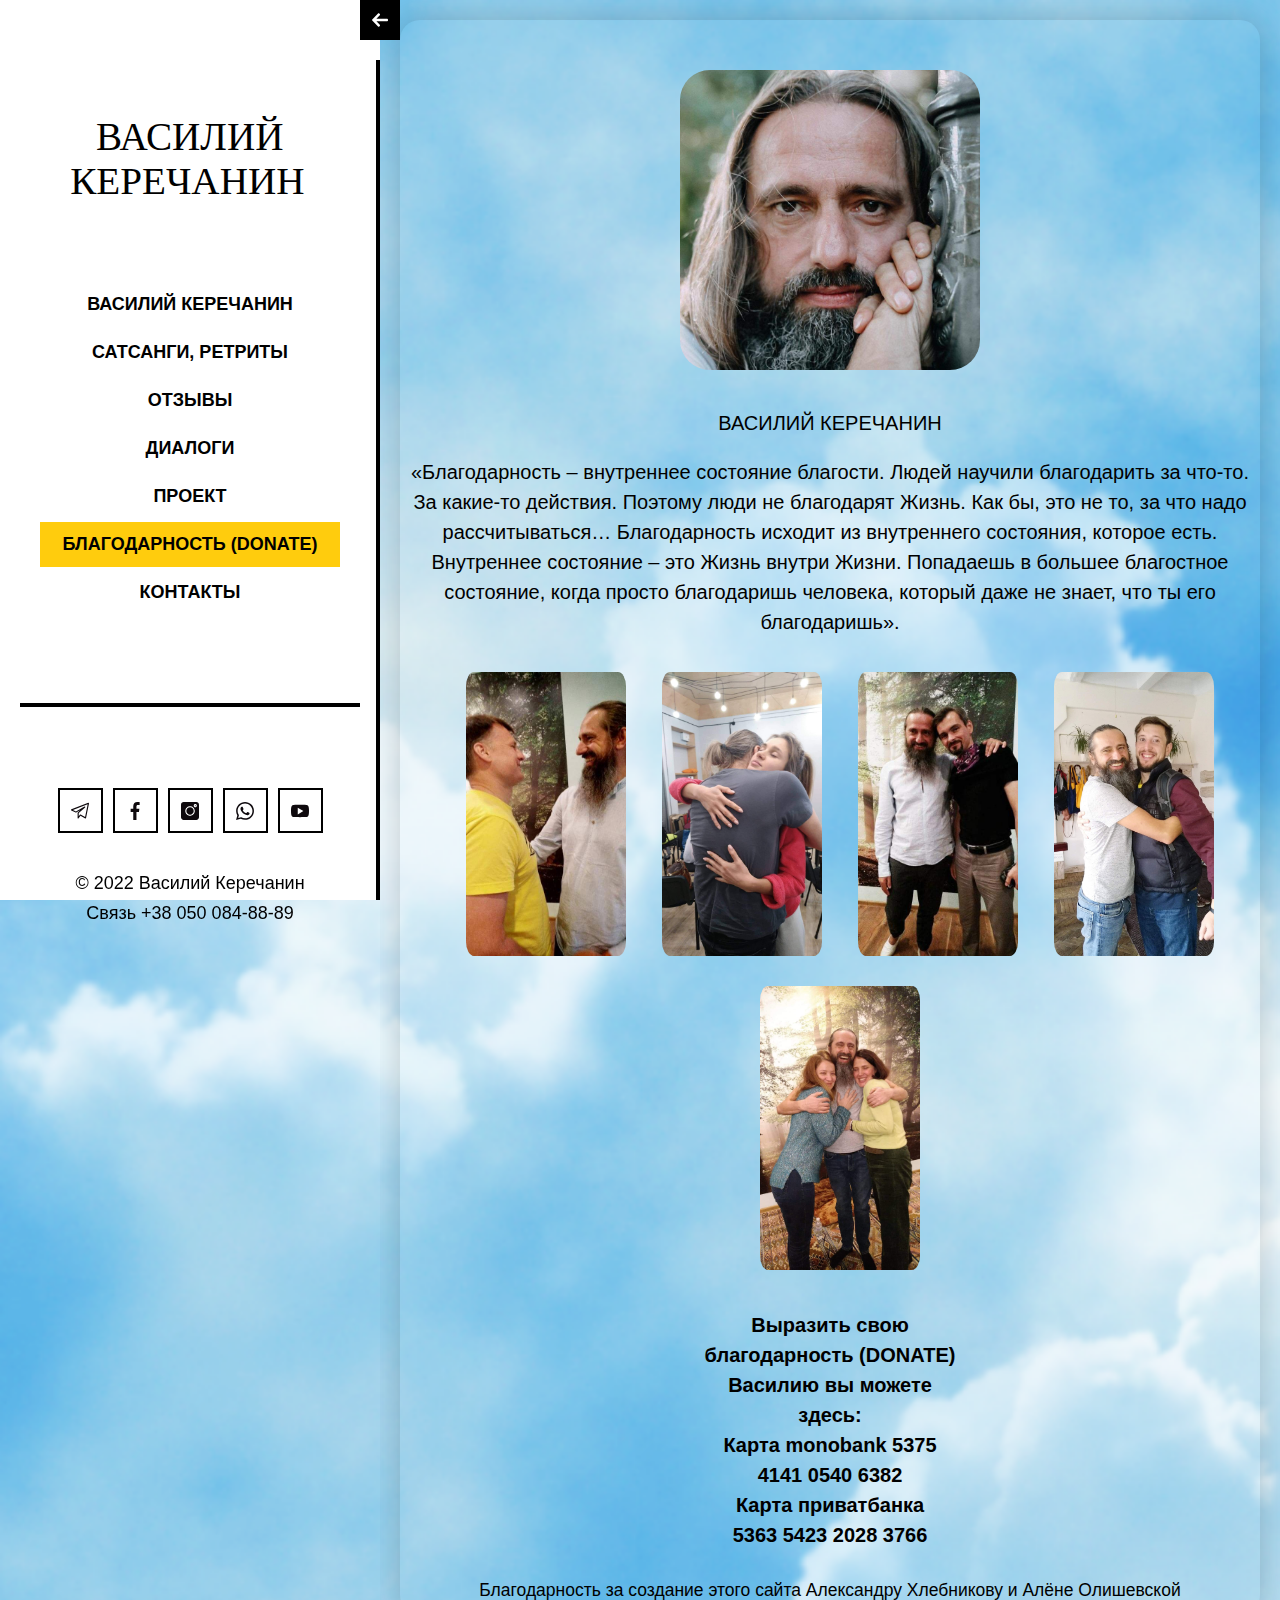
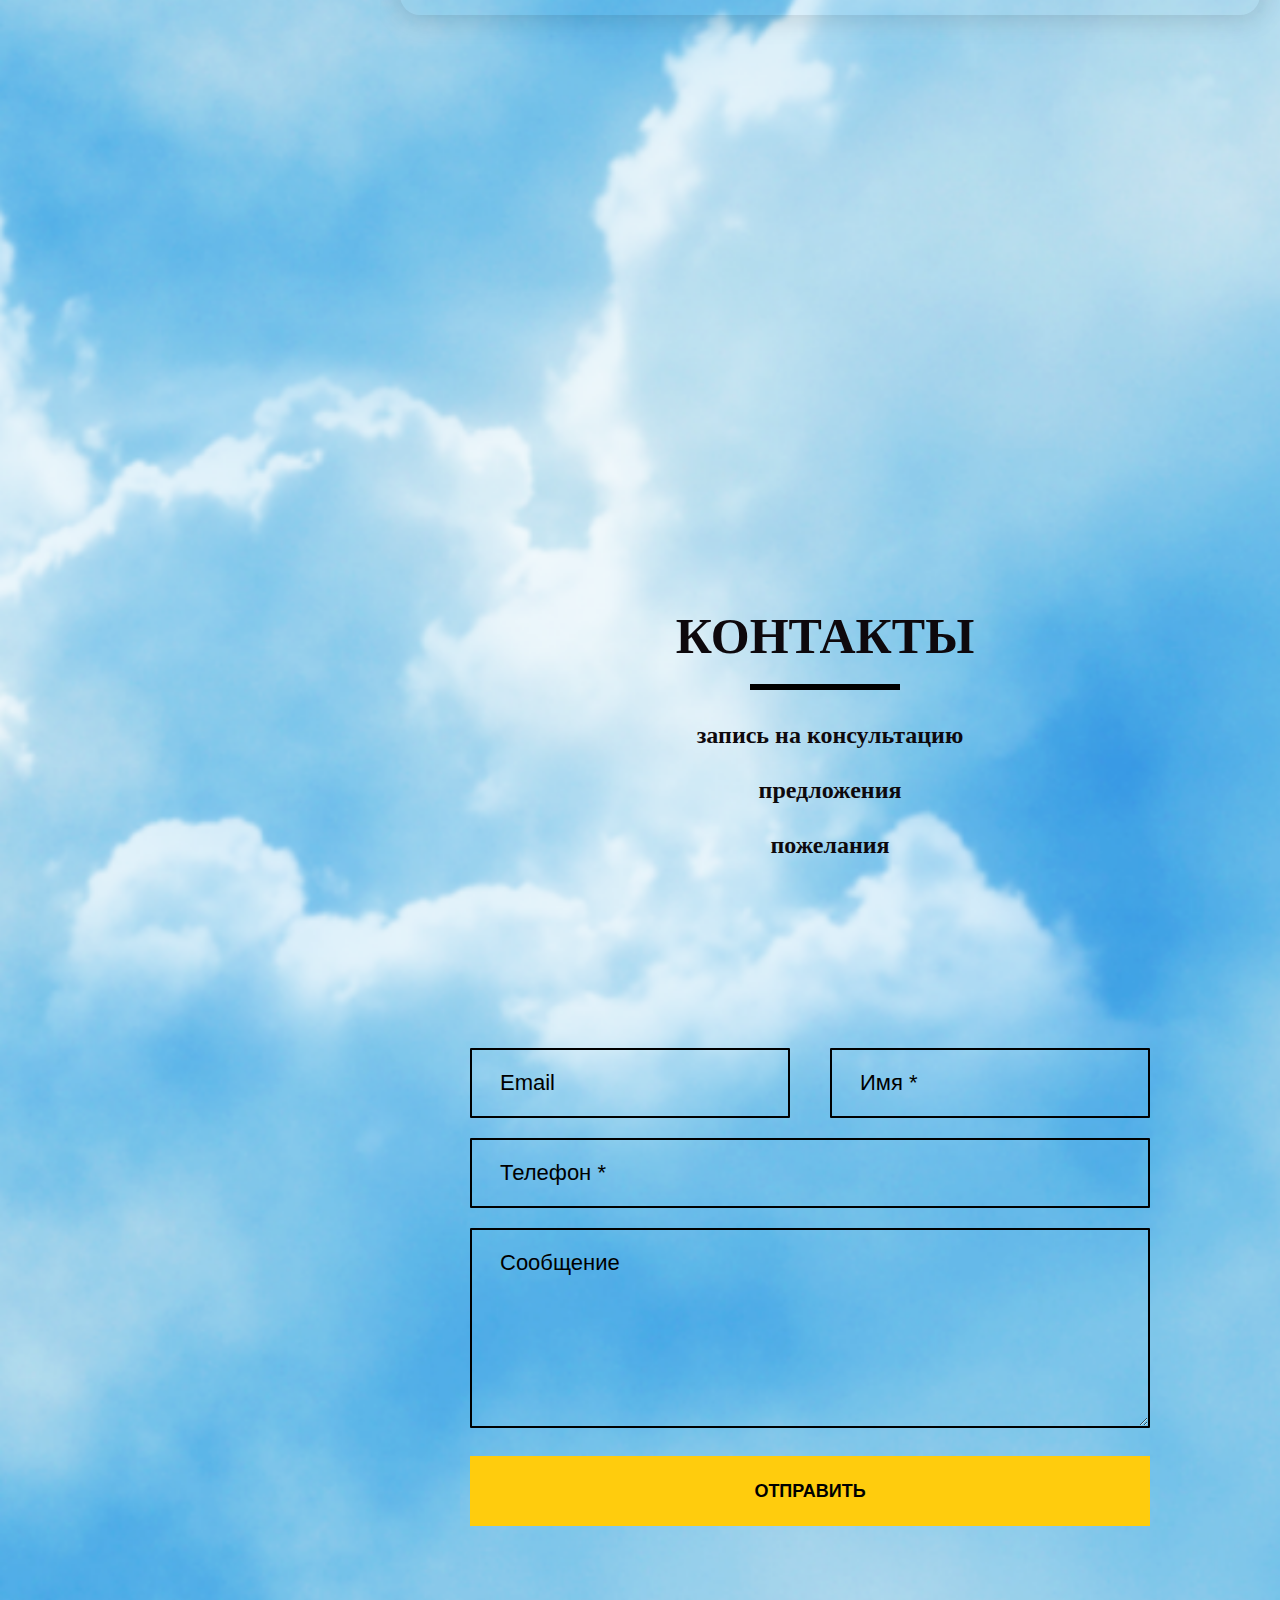
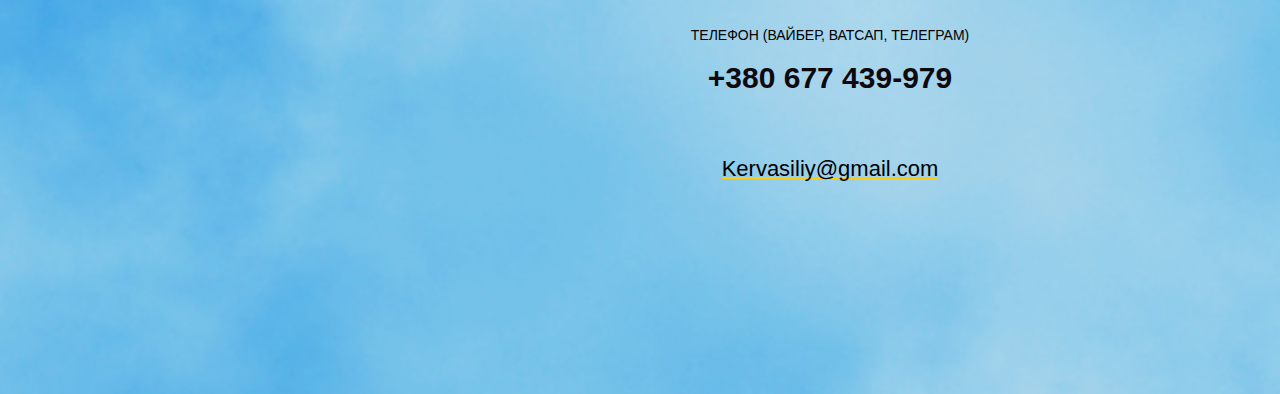
<file: donate.html>
<!DOCTYPE html>
<!--[if lt IE 7 ]><html class="ie ie6" lang="en"> <![endif]-->
<!--[if IE 7 ]><html class="ie ie7" lang="en"> <![endif]-->
<!--[if IE 8 ]><html class="ie ie8" lang="en"> <![endif]-->
<!--[if (gte IE 9)|!(IE)]><!-->
<html lang="en">
<!--<![endif]-->

<head>

	<meta http-equiv="Content-Type" content="text/html; charset=utf-8" />

	<meta name="viewport" content="width=device-width, initial-scale=1, maximum-scale=1">

	<title>Василий Керечанин</title>

	<!-- Google Fonts -->

	<!-- /Google Fonts -->

	<!-- Styles -->
	<link type="text/css" rel="stylesheet" href="css/base.css" />
	<link type="text/css" rel="stylesheet" href="css/animate.css" />
	<link type="text/css" rel="stylesheet" href="css/magnific-popup.css" />
	<link type="text/css" rel="stylesheet" href="css/owl-carousel.css" />
	<link type="text/css" rel="stylesheet" href="css/style.css" />
	<!--[if lt IE 9]> <script type="text/javascript" src="js/modernizr.custom.js"></script> <![endif]-->
	<!-- /Styles -->

</head>
<style>
	body {
		background-image: url('img/sky.png');
		background-repeat: no-repeat;
		background-position: top;
		background-size: cover;
	}

	div.gallery {
		padding-left: 20px;
		padding-bottom: 20px;
		margin: 5px;
		border-radius: 10%;
		display: inline-block;
		width: 180px;
	}

	/* div.gallery:hover {
		border: 1px solid #ffcc0d;
	} */

	div.gallery img {
		width: 100%;
		height: auto;
		border-radius: 5%;
	}

	/* div.galler:hover {
		border: 1px solid #ffcc0d;
	} */

	div.galler {
		padding-bottom: 20px;
		padding-left: 20px;
		margin: 5px;
		border-radius: 10%;
		display: inline-block;
		width: 307px;
	}

	div.galler img {
		width: 400px;
		height: 200px;
		grid-row-start: auto;
		border-radius: 5%;

	}

	div.desc {
		padding: 15px;
		text-align: center;
	}
</style>

<body>


	<!-- Wrapper All -->
	<div class="vkm_fn_wrapper_all" data-nav-skin="transdark">

		<!-- Wrapper -->
		<div class="vkm_fn_wrapper">


			<div class="vkm_fn_mobilemenu_wrap">

				<!-- LOGO & HAMBURGER -->
				<div class="logo_hamb">
					<div class="in">
						<div class="menu_logo">
							<a href="index.html">Василий Керечанин</a>
						</div>
						<div class="hamburger hamburger--collapse-r">
							<div class="hamburger-box">
								<div class="hamburger-inner"></div>
							</div>
						</div>
					</div>
				</div>
				<!-- /LOGO & HAMBURGER -->
				<!-- MOBILE DROPDOWN MENU -->
				<div class="mobilemenu">
					<div>
						<ul class="anchor_nav vert_menu_list">
							<li><a href="/#about">Василий Керечанин</a></li>
							<li><a href="/#service">САТСАНГИ, РЕТРИТЫ</a></li>
							<li><a href="/reviews.html">Отзывы</a></li>
							<li><a href="/dialogues.html">Диалоги</a></li>
							<li><a href="/project.html">Проект</a></li>
							<li class="current"><a href="/donate.html">БЛАГОДАРНОСТЬ (DONATE)</a></li>
							<li><a href="#contact">Контакты</a></li>
						</ul>
					</div>
				</div>
				<!-- /MOBILE DROPDOWN MENU -->
			</div>


			<!-- Left Sidebar -->
			<!-- You can set up minimum and maximum width for sidebar (in px). Minimum width is 350 -->
			<div class="vkm_fn_sidebar" data-max="800" data-min="350">

				<!-- Sidebar: Close Button -->
				<a href="#" class="nav__button">
					<span class="icon"><img src="svg/right-arrow.svg" alt="" class="fn__svg" /></span>
					<span class="width_indicator"></span>
				</a>
				<!-- /Sidebar: Close Button -->

				<!-- Sidebar: Line -->
				<div class="nav_line"></div>
				<!-- /Sidebar: Line -->

				<!-- Sidebar: content -->
				<div class="sidebar_in">
					<div class="logo">
						<a href="index.html">
							<img style="margin-left: 20px" src="img/logo2.svg" alt="" />
							<img style="margin-top: 10px; margin-left: 20px;" src="img/logo1.svg" alt="" />
						</a>
					</div>
					<div class="navigation">
						<ul class="anchor_nav">
							<li><a href="/#about">Василий Керечанин</a></li>
							<li><a href="/#service">САТСАНГИ, РЕТРИТЫ</a></li>
							<li><a href="/reviews.html">Отзывы</a></li>
							<li><a href="/dialogues.html">Диалоги</a></li>
							<li><a href="/project.html">Проект</a></li>
							<li class="current"><a href="/donate.html">БЛАГОДАРНОСТЬ (DONATE)</a></li>
							<li><a href="#contact">Контакты</a></li>
						</ul>
					</div>
					<div class="copyright">
						<div class="social">
							<ul>
								<li><a href="https://t.me/+380500848889" target="_blank"><img
											src="svg/social/telegram.svg" alt="" class="fn__svg" /></a></li>
								<li><a href="https://www.facebook.com/vasilij.kerecanin" target="_blank"><img
											src="svg/social/facebook.svg" alt="" class="fn__svg" /></a></li>
								<li><a href="https://www.instagram.com/p/CfrA3IxIWXo/?igshid=YmMyMTA2M2Y="
										target="_blank"><img src="svg/social/instagram.svg" alt=""
											class="fn__svg" /></a></li>
								<li><a href="https://wa.me/+380500848889" target="_blank"><img
											src="svg/social/whatsapp.svg" alt="" class="fn__svg" /></a></li>
								<li><a href="https://www.youtube.com/channel/UCfQ8iL3GZ4T3uihEugySSnA"
										target="_blank"><img src="svg/social/youtube.svg" alt="" class="fn__svg" /></a>
								</li>
							</ul>
						</div>
						<div class="desc">
							<p>© 2022 Василий Керечанин<br />Связь <a href="tel:+38 050 084-88-89">+38 050 084-88-89</a>
							</p>
						</div>
					</div>
				</div>
				<!-- Sidebar: content -->



			</div>
			<!-- /Left Sidebar -->




			<!-- Main Content -->
			<div class="vkm_fn_content">
				<div class="fn__page">



					<div class="cards">
						<div class="card">
							<img src="img/photo.jpeg" alt="" style="width: 300px; height: 300px; border-radius: 10%;">
							<div class="details">
								<div class="name">Василий Керечанин</div>
								<p style="font-size: 20px;">
									«Благодарность – внутреннее состояние благости.
									Людей научили благодарить за что-то. За какие-то действия. Поэтому люди не
									благодарят Жизнь. Как бы, это не то, за что надо рассчитываться…
									Благодарность исходит из внутреннего состояния, которое есть. Внутреннее
									состояние – это Жизнь внутри Жизни.
									Попадаешь в большее благостное состояние, когда просто благодаришь человека,
									который даже не знает, что ты его благодаришь».
								</p>
							</div>
							<div class="gallery">
								<img src="img/donate/1.jfif" alt="" width="600" height="400">
							</div>
							<div class="gallery">
								<img src="img/donate/2.jfif" alt="" width="600" height="400">
							</div>
							<div class="gallery">
								<img src="img/donate/3.jfif" alt="" width="600" height="400">
							</div>
							<div class="gallery">
								<img src="img/donate/5.jfif" alt="" width="600" height="400">
							</div>
							<div class="gallery">
								<img src="img/donate/6.jfif" alt="" width="600" height="400">
							</div>
							<center>
								<div class="col">
									<p style="font-weight:bold; font-size: 20px;">Выразить свою благодарность (DONATE)
										Василию
										вы
										можете здесь:<br>
										Карта monobank 5375 4141 0540 6382<br>
										Карта приватбанка 5363 5423 2028 3766</p>
								</div>
								<p>Благодарность за создание этого сайта Александру Хлебникову и Алёне Олишевской</p>
							</center>
						</div>
					</div>




					<!-- Biography Section -->
					<section class="biography" id="biography">

						<!-- Main Title -->
						<div class="main_title center">
							<div class="container max880">

							</div>
						</div>
						<!-- /Main Title -->

					</section>
					<!-- /Biography Section -->

					<!-- Contact Section -->
					<section class="contact" id="contact">

						<!-- Main Title -->
						<div class="main_title center">
							<div class="container max880">
								<h3>Контакты</h3>
								<h4>запись на консультацию</h4><br>
								<h4>предложения</h4><br>
								<h4>пожелания</h4>
							</div>
						</div>
						<!-- /Main Title -->

						<!-- Contact -->
						<div class="vkm_fn_contact">
							<div class="container max880">

								<!-- Contact Form -->
								<form action="contact.php" method="POST" class="contact_form">
									<div class="success" data-success="Ваше сообщение получено, скоро я вам отвечу!">
									</div>
									<div class="empty_notice"><span>Пожалуйста, заполните необходимые поля!</span></div>
									<div class="items_wrap">
										<div class="items">
											<div class="item half">
												<div class="input_wrapper">
													<input id="" type="text" name="name" required/>
													<span class="moving_placeholder">Имя *</span>
												</div>
											</div>
											<div class="item half">
												<div class="input_wrapper">
													<input id="" type="text" name="email" />
													<span class="moving_placeholder">Email</span>
												</div>
											</div>
											<div class="item">
												<div class="input_wrapper">
													<input id="" type="text" name="phone" required/>
													<span class="moving_placeholder">Телефон *</span>
												</div>
											</div>
											<div class="item">
												<div class="input_wrapper">
													<textarea id="" name="message"></textarea>
													<span class="moving_placeholder">Сообщение</span>
												</div>
											</div>
											<div class="item">
													<button class="item" type="submit">Отправить</button>
											</div>
										</div>
									</div>
								</form>
								<!-- /Contact Form -->


								<!-- Contact Info -->
								<div class="fn_cs_contact_info">
									<p>Телефон (Вайбер, Ватсап, Телеграм)</p>
									<h3><a href="tel:+380677439979">+380 677 439-979</a></h3>
									<p><a class="fn__link" href="mailto:Kervasiliy@gmail.com">Kervasiliy@gmail.com</a>
									</p>
									<div class="mobile_icons">
										<div class="socials">

											<ul>

												<li><a href="https://t.me/+380500848889" target="_blank"><img
															src="svg/social/telegram.svg" alt="" class="fn__svg" /></a>
												</li>

												<li><a href="https://www.facebook.com/vasilij.kerecanin"
														target="_blank"><img src="svg/social/facebook.svg" alt=""
															class="fn__svg" /></a></li>

												<li><a href="https://www.instagram.com/p/CfrA3IxIWXo/?igshid=YmMyMTA2M2Y="
														target="_blank"><img src="svg/social/instagram.svg" alt=""
															class="fn__svg" /></a></li>

												<li><a href="https://wa.me/+380500848889" target="_blank"><img
															src="svg/social/whatsapp.svg" alt="" class="fn__svg" /></a>
												</li>

												<li><a href="https://www.youtube.com/channel/UCfQ8iL3GZ4T3uihEugySSnA"
														target="_blank"><img src="svg/social/youtube.svg" alt=""
															class="fn__svg" /></a>
												</li>

											</ul>

										</div>
									</div>
								</div>
								<!-- /Contact Info -->


							</div>
						</div>
						<!-- /Contact -->

					</section>
					<!-- /Contact Section -->


				</div>
			</div>
			<!-- Main Content -->

		</div>
		<!-- /Wrapper -->

	</div>
	<!-- /Wrapper All -->



	<!-- Scripts -->
	<script type="text/javascript" src="js/jquery.js"></script>
	<script type="text/javascript" src="js/wow.min.js"></script>
	<script type="text/javascript" src="js/magnific-popup.js"></script>
	<script type="text/javascript" src="js/onepage.js"></script>
	<script type="text/javascript" src="js/owl-carousel.js"></script>
	<script type="text/javascript" src="js/isotope.js"></script>
	<script type="text/javascript" src="js/parallax.js"></script>
	<script type="text/javascript" src="js/waypoints.js"></script>
	<!--[if lt IE 10]> <script type="text/javascript" src="js/ie8.js"></script> <![endif]-->
	<script type="text/javascript" src="js/init.js"></script>
	<!-- /Scripts -->

</body>

</html>
</file>
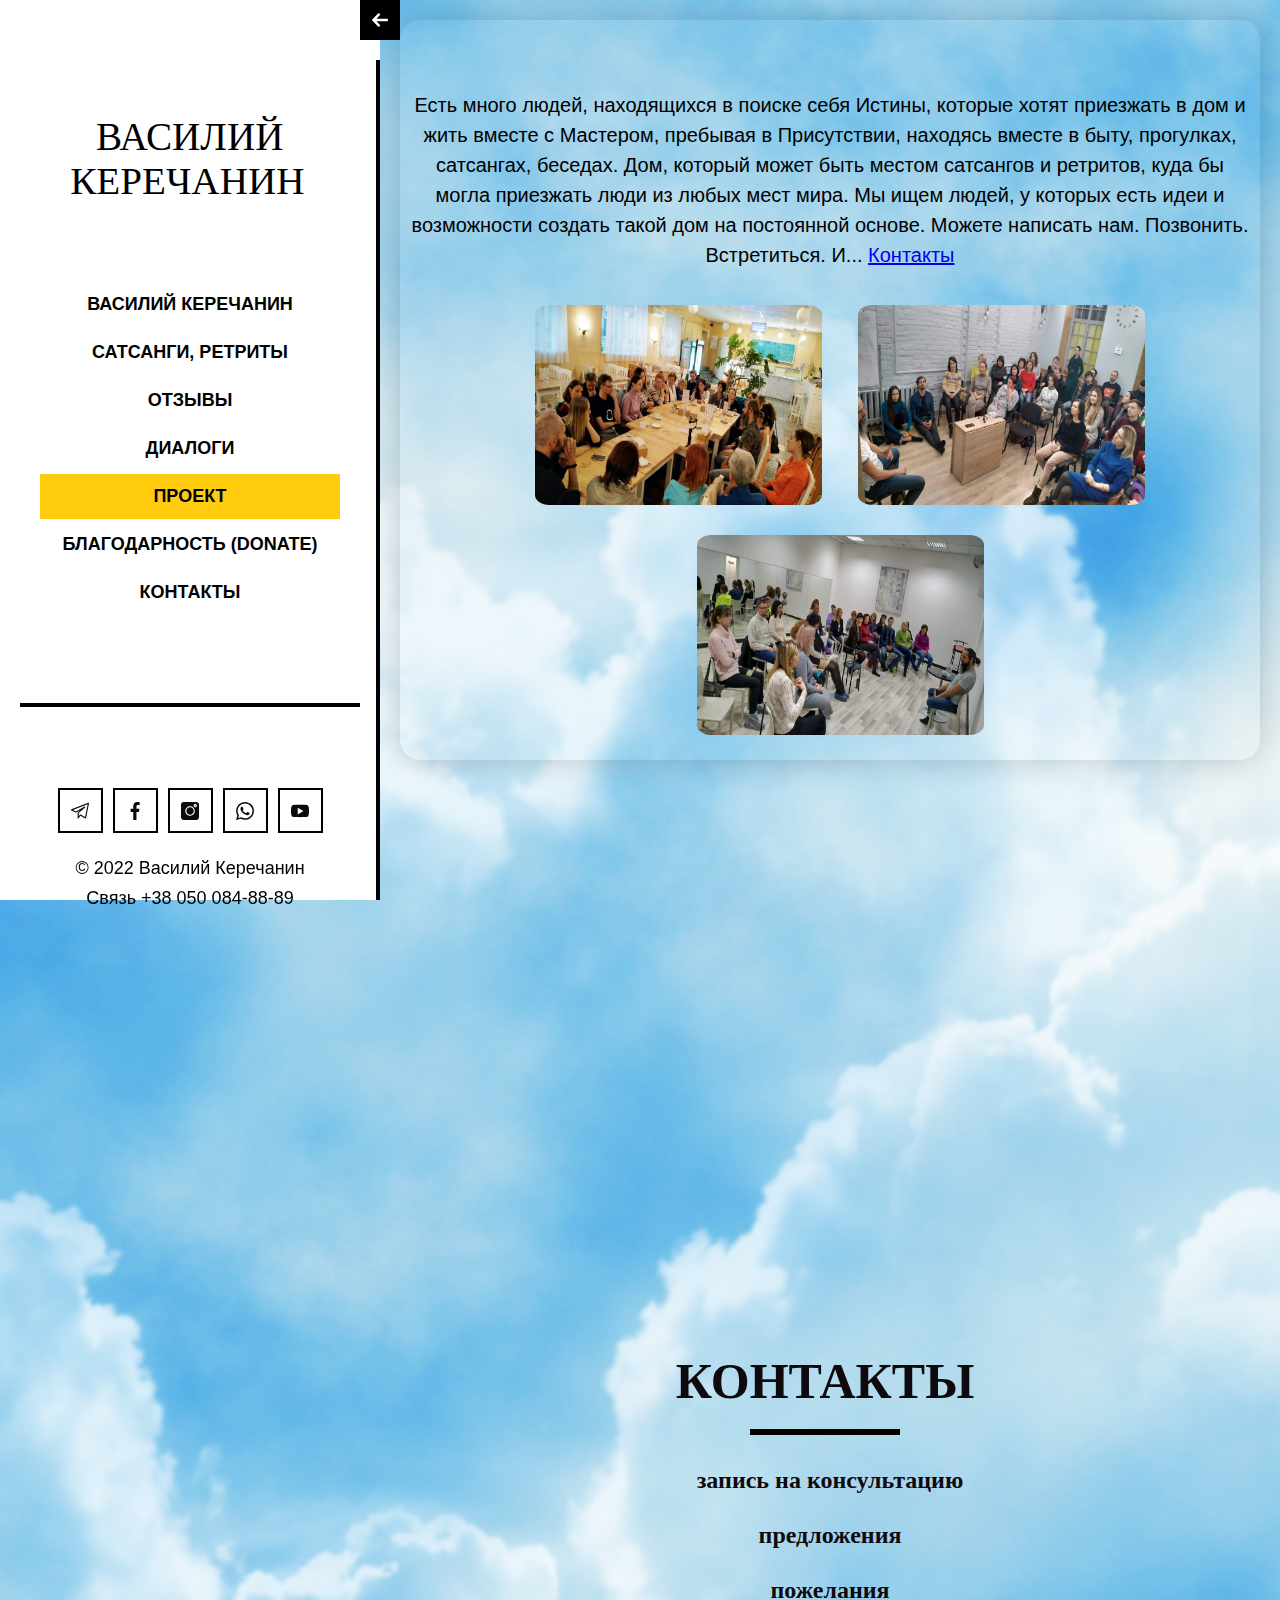
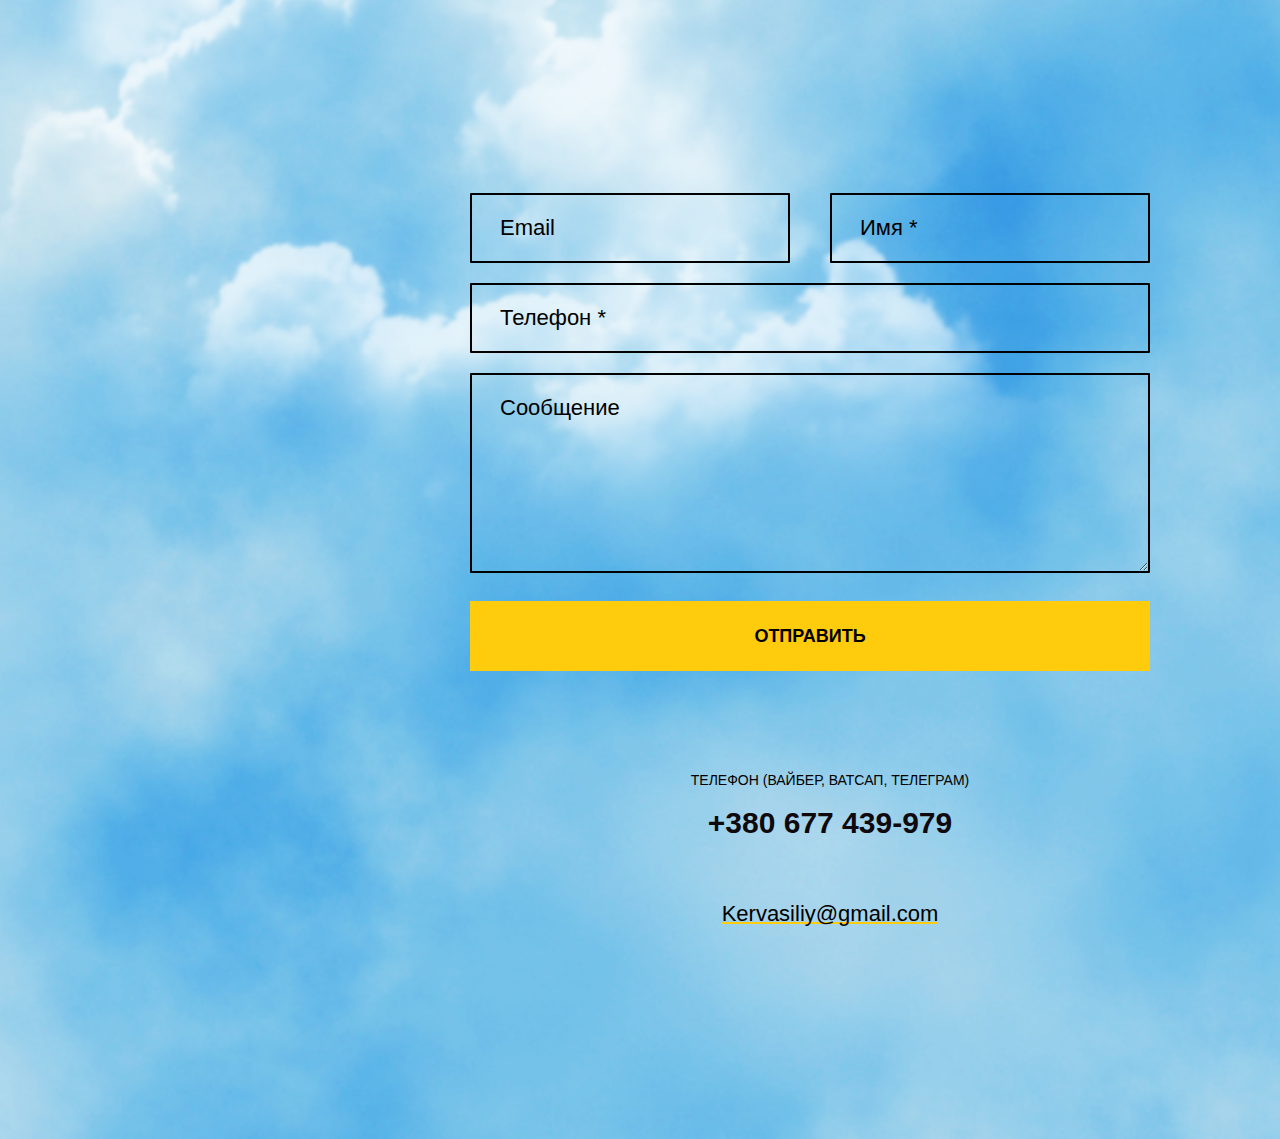
<file: project.html>
<!DOCTYPE html>
<!--[if lt IE 7 ]><html class="ie ie6" lang="en"> <![endif]-->
<!--[if IE 7 ]><html class="ie ie7" lang="en"> <![endif]-->
<!--[if IE 8 ]><html class="ie ie8" lang="en"> <![endif]-->
<!--[if (gte IE 9)|!(IE)]><!-->
<html lang="en">
<!--<![endif]-->

<head>

	<meta http-equiv="Content-Type" content="text/html; charset=utf-8" />

	<meta name="viewport" content="width=device-width, initial-scale=1, maximum-scale=1">

	<title>Василий Керечанин</title>

	<!-- Google Fonts -->

	<!-- /Google Fonts -->

	<!-- Styles -->
	<link type="text/css" rel="stylesheet" href="css/base.css" />
	<link type="text/css" rel="stylesheet" href="css/animate.css" />
	<link type="text/css" rel="stylesheet" href="css/magnific-popup.css" />
	<link type="text/css" rel="stylesheet" href="css/owl-carousel.css" />
	<link type="text/css" rel="stylesheet" href="css/style.css" />
	<!--[if lt IE 9]> <script type="text/javascript" src="js/modernizr.custom.js"></script> <![endif]-->
	<!-- /Styles -->

</head>
<style>
	body {
		background-image: url('img/sky.png');
		background-repeat: no-repeat;
		background-position: top;
		background-size: cover;
	}

	div.gallery {
		padding-left: 20px;
		padding-bottom: 20px;
		margin: 5px;
		border-radius: 10%;
		display: inline-block;
		width: 180px;
	}

	/* div.gallery:hover {
		border: 1px solid #ffcc0d;
	} */

	div.gallery img {
		width: 100%;
		height: auto;
		border-radius: 5%;
	}

	/* div.galler:hover {
		border: 1px solid #ffcc0d;
	} */

	div.galler {
		padding-bottom: 20px;
		padding-left: 20px;
		margin: 5px;
		border-radius: 10%;
		display: inline-block;
		width: 307px;
	}

	div.galler img {
		width: 400px;
		height: 200px;
		border-radius: 5%;
		grid-row-start: auto;

	}

	/* div.desc {
		padding: 15px;
		text-align: center;
	} */
</style>

<body>


	<!-- Wrapper All -->
	<div class="vkm_fn_wrapper_all" data-nav-skin="transdark">

		<!-- Wrapper -->
		<div class="vkm_fn_wrapper">


			<div class="vkm_fn_mobilemenu_wrap">

				<!-- LOGO & HAMBURGER -->
				<div class="logo_hamb">
					<div class="in">
						<div class="menu_logo">
							<a href="index.html">Василий Керечанин</a>
						</div>
						<div class="hamburger hamburger--collapse-r">
							<div class="hamburger-box">
								<div class="hamburger-inner"></div>
							</div>
						</div>
					</div>
				</div>
				<!-- /LOGO & HAMBURGER -->
				<!-- MOBILE DROPDOWN MENU -->
				<div class="mobilemenu">
					<div>
						<ul class="anchor_nav vert_menu_list">
							<li><a href="/#about">Василий Керечанин</a></li>
							<li><a href="/#service">САТСАНГИ, РЕТРИТЫ</a></li>
							<li><a href="/reviews.html">Отзывы</a></li>
							<li><a href="/dialogues.html">Диалоги</a></li>
							<li class="current"><a href="/project.html">Проект</a></li>
							<li><a href="/donate.html">БЛАГОДАРНОСТЬ (DONATE)</a></li>
							<li><a href="#contact">Контакты</a></li>
						</ul>
					</div>
				</div>
				<!-- /MOBILE DROPDOWN MENU -->
			</div>


			<!-- Left Sidebar -->
			<!-- You can set up minimum and maximum width for sidebar (in px). Minimum width is 350 -->
			<div class="vkm_fn_sidebar" data-max="800" data-min="350">

				<!-- Sidebar: Close Button -->
				<a href="#" class="nav__button">
					<span class="icon"><img src="svg/right-arrow.svg" alt="" class="fn__svg" /></span>
					<span class="width_indicator"></span>
				</a>
				<!-- /Sidebar: Close Button -->

				<!-- Sidebar: Line -->
				<div class="nav_line"></div>
				<!-- /Sidebar: Line -->

				<!-- Sidebar: content -->
				<div class="sidebar_in">
					<div class="logo">
						<a href="index.html">
							<img style="margin-left: 20px" src="img/logo2.svg" alt="" />
							<img style="margin-top: 10px; margin-left: 20px;" src="img/logo1.svg" alt="" />
						</a>
					</div>
					<div class="navigation">
						<ul class="anchor_nav">
							<li><a href="/#about">Василий Керечанин</a></li>
							<li><a href="/#service">САТСАНГИ, РЕТРИТЫ</a></li>
							<li><a href="/reviews.html">Отзывы</a></li>
							<li><a href="/dialogues.html">Диалоги</a></li>
							<li class="current"><a href="/project.html">Проект</a></li>
							<li><a href="/donate.html">БЛАГОДАРНОСТЬ (DONATE)</a></li>
							<li><a href="#contact">Контакты</a></li>
						</ul>
					</div>
					<div class="copyright">
						<div class="social">
							<ul>
								<li><a href="https://t.me/+380500848889" target="_blank"><img
											src="svg/social/telegram.svg" alt="" class="fn__svg" /></a></li>
								<li><a href="https://www.facebook.com/vasilij.kerecanin" target="_blank"><img
											src="svg/social/facebook.svg" alt="" class="fn__svg" /></a></li>
								<li><a href="https://www.instagram.com/p/CfrA3IxIWXo/?igshid=YmMyMTA2M2Y="
										target="_blank"><img src="svg/social/instagram.svg" alt=""
											class="fn__svg" /></a></li>
								<li><a href="https://wa.me/+380500848889" target="_blank"><img
											src="svg/social/whatsapp.svg" alt="" class="fn__svg" /></a></li>
								<li><a href="https://www.youtube.com/channel/UCfQ8iL3GZ4T3uihEugySSnA"
										target="_blank"><img src="svg/social/youtube.svg" alt="" class="fn__svg" /></a>
								</li>
							</ul>
						</div>
						<div class="desc">
							<p>© 2022 Василий Керечанин<br />Связь <a href="tel:+38 050 084-88-89">+38 050 084-88-89</a>
							</p>
						</div>
					</div>
				</div>
				<!-- Sidebar: content -->



			</div>
			<!-- /Left Sidebar -->




			<!-- Main Content -->
			<div class="vkm_fn_content">
				<div class="fn__page">



					<div class="cards">
						<div class="card">
							<div class="details">
								<p style="font-size: 20px;">
									Есть много людей, находящихся в поиске себя Истины, которые хотят приезжать
									в дом и жить вместе с Мастером, пребывая в Присутствии, находясь вместе в
									быту, прогулках, сатсангах, беседах. Дом, который может быть местом
									сатсангов и ретритов, куда бы могла приезжать люди из любых мест мира. Мы
									ищем людей, у которых есть идеи и возможности создать такой дом на
									постоянной основе.
									Можете написать нам. Позвонить. Встретиться.
									И...
									<a href="#contact">Контакты</a>
								</p>
							</div>
							<div class="row">
								<div class="galler">
									<img src="img/donate/4.jfif" alt="">
								</div>
								<div class="galler">
									<img src="img/donate/7.jfif" alt="">
								</div>
								<div class="galler">
									<img src="img/donate/8.jfif" alt="">
								</div>
							</div>
						</div>
					</div>




					<!-- Biography Section -->
					<section class="biography" id="biography">

						<!-- Main Title -->
						<div class="main_title center">
							<div class="container max880">

							</div>
						</div>
						<!-- /Main Title -->

					</section>
					<!-- /Biography Section -->

					<!-- Contact Section -->
					<section class="contact" id="contact">

						<!-- Main Title -->
						<div class="main_title center">
							<div class="container max880">
								<h3>Контакты</h3>
								<h4>запись на консультацию</h4><br>
								<h4>предложения</h4><br>
								<h4>пожелания</h4>
							</div>
						</div>
						<!-- /Main Title -->

						<!-- Contact -->
						<div class="vkm_fn_contact">
							<div class="container max880">

								<!-- Contact Form -->
								<form action="contact.php" method="POST" class="contact_form">
									<div class="success" data-success="Ваше сообщение получено, скоро я вам отвечу!">
									</div>
									<div class="empty_notice"><span>Пожалуйста, заполните необходимые поля!</span></div>
									<div class="items_wrap">
										<div class="items">
											<div class="item half">
												<div class="input_wrapper">
													<input id="" type="text" name="name" required/>
													<span class="moving_placeholder">Имя *</span>
												</div>
											</div>
											<div class="item half">
												<div class="input_wrapper">
													<input id="" type="text" name="email" />
													<span class="moving_placeholder">Email</span>
												</div>
											</div>
											<div class="item">
												<div class="input_wrapper">
													<input id="" type="text" name="phone" required/>
													<span class="moving_placeholder">Телефон *</span>
												</div>
											</div>
											<div class="item">
												<div class="input_wrapper">
													<textarea id="" name="message"></textarea>
													<span class="moving_placeholder">Сообщение</span>
												</div>
											</div>
											<div class="item">
													<button class="item" type="submit">Отправить</button>
											</div>
										</div>
									</div>
								</form>
								<!-- /Contact Form -->


								<!-- Contact Info -->
								<div class="fn_cs_contact_info">
									<p>Телефон (Вайбер, Ватсап, Телеграм)</p>
									<h3><a href="tel:+380677439979">+380 677 439-979</a></h3>
									<p><a class="fn__link" href="mailto:Kervasiliy@gmail.com">Kervasiliy@gmail.com</a>
									</p>
									<div class="mobile_icons">
										<div class="socials">

											<ul>

												<li><a href="https://t.me/+380500848889" target="_blank"><img
															src="svg/social/telegram.svg" alt="" class="fn__svg" /></a>
												</li>

												<li><a href="https://www.facebook.com/vasilij.kerecanin"
														target="_blank"><img src="svg/social/facebook.svg" alt=""
															class="fn__svg" /></a></li>

												<li><a href="https://www.instagram.com/p/CfrA3IxIWXo/?igshid=YmMyMTA2M2Y="
														target="_blank"><img src="svg/social/instagram.svg" alt=""
															class="fn__svg" /></a></li>

												<li><a href="https://wa.me/+380500848889" target="_blank"><img
															src="svg/social/whatsapp.svg" alt="" class="fn__svg" /></a>
												</li>

												<li><a href="https://www.youtube.com/channel/UCfQ8iL3GZ4T3uihEugySSnA"
														target="_blank"><img src="svg/social/youtube.svg" alt=""
															class="fn__svg" /></a>
												</li>

											</ul>

										</div>
									</div>
								</div>
								<!-- /Contact Info -->


							</div>
						</div>
						<!-- /Contact -->

					</section>
					<!-- /Contact Section -->


				</div>
			</div>
			<!-- Main Content -->

		</div>
		<!-- /Wrapper -->

	</div>
	<!-- /Wrapper All -->



	<!-- Scripts -->
	<script type="text/javascript" src="js/jquery.js"></script>
	<script type="text/javascript" src="js/wow.min.js"></script>
	<script type="text/javascript" src="js/magnific-popup.js"></script>
	<script type="text/javascript" src="js/onepage.js"></script>
	<script type="text/javascript" src="js/owl-carousel.js"></script>
	<script type="text/javascript" src="js/isotope.js"></script>
	<script type="text/javascript" src="js/parallax.js"></script>
	<script type="text/javascript" src="js/waypoints.js"></script>
	<!--[if lt IE 10]> <script type="text/javascript" src="js/ie8.js"></script> <![endif]-->
	<script type="text/javascript" src="js/init.js"></script>
	<!-- /Scripts -->

</body>

</html>
</file>
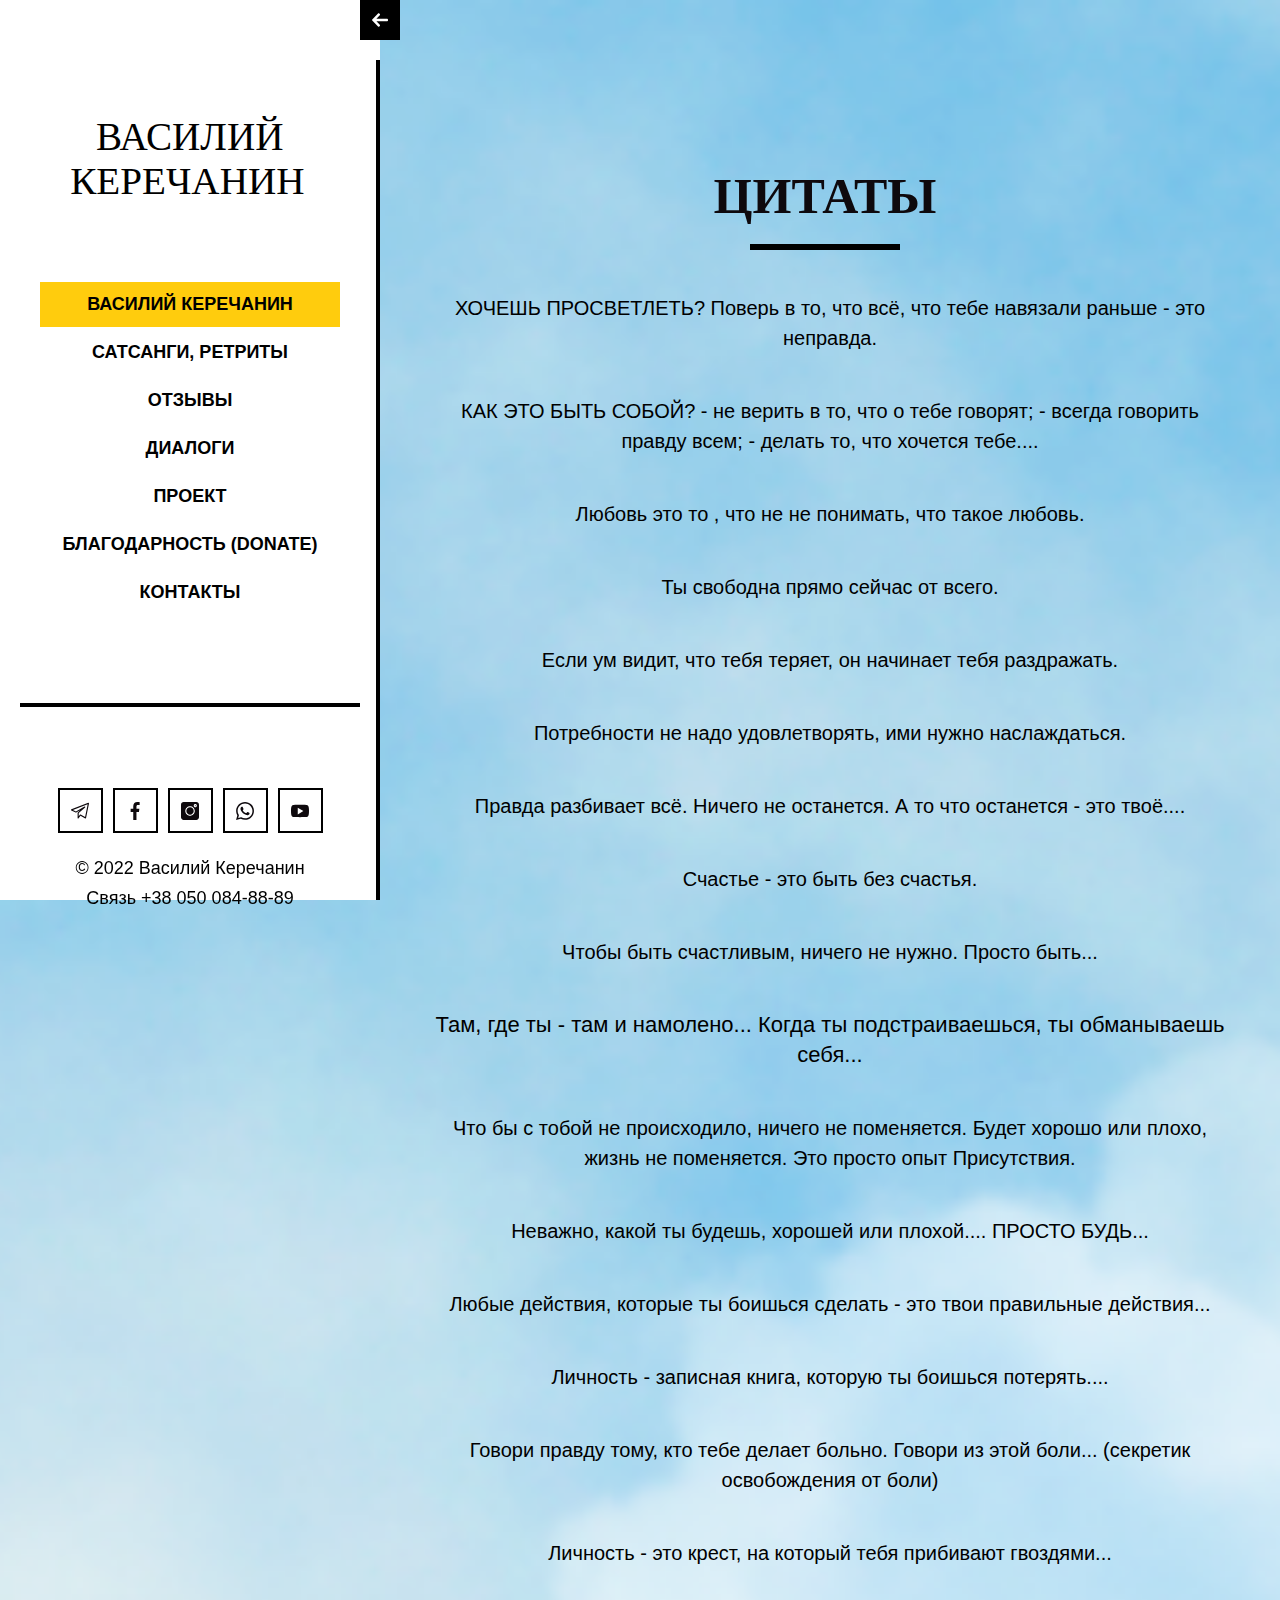
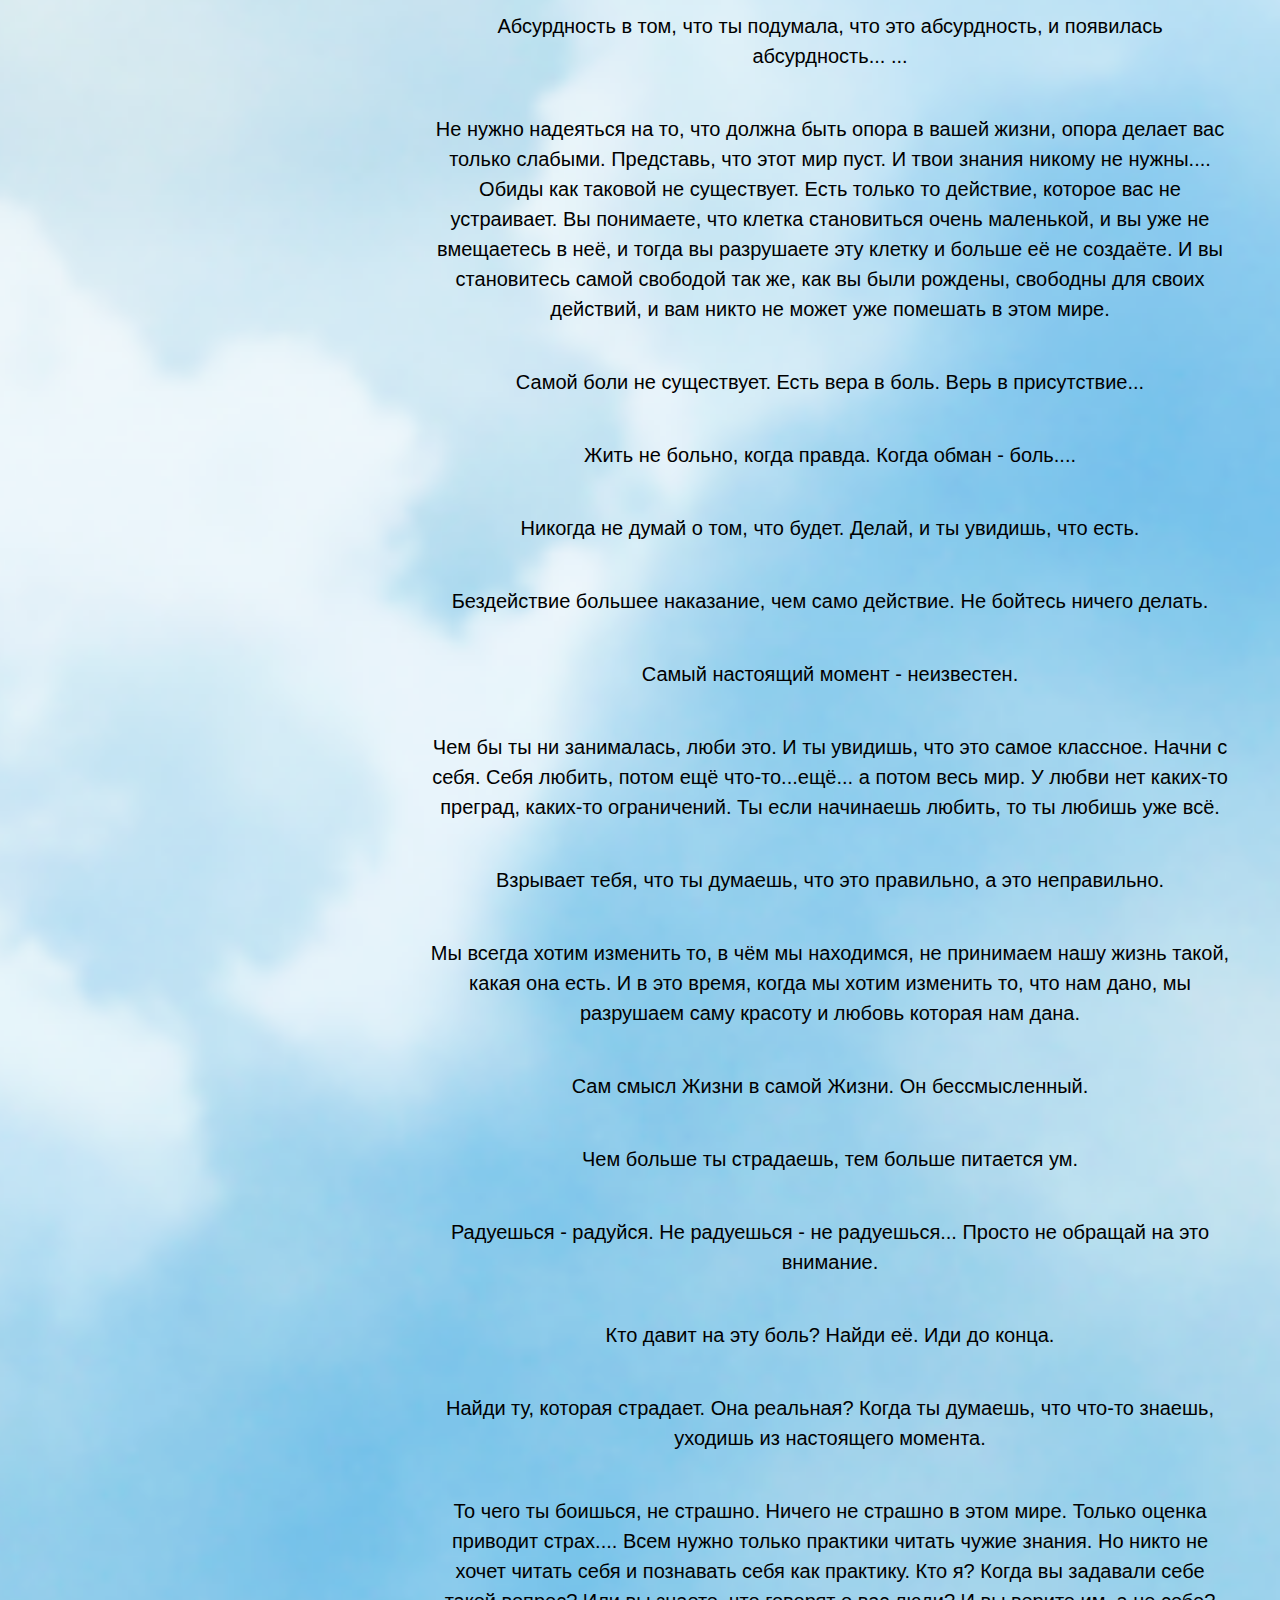
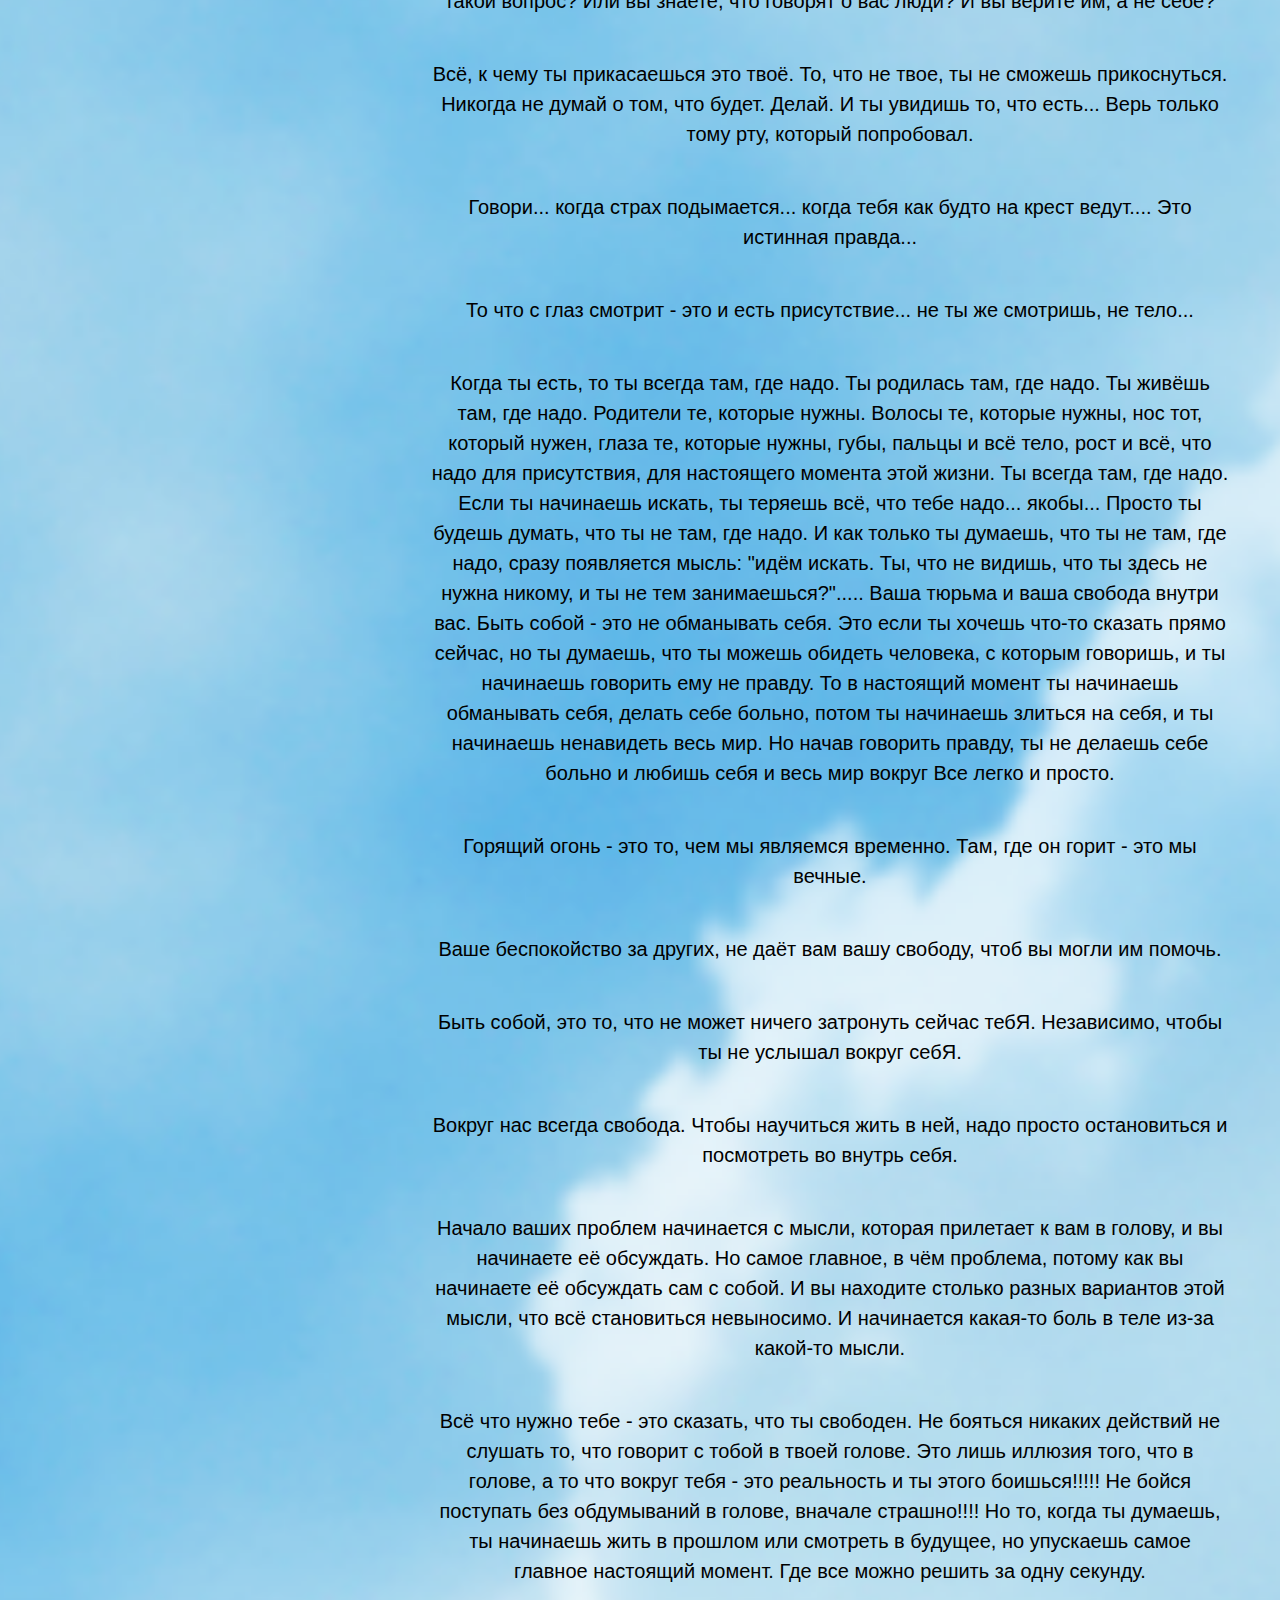
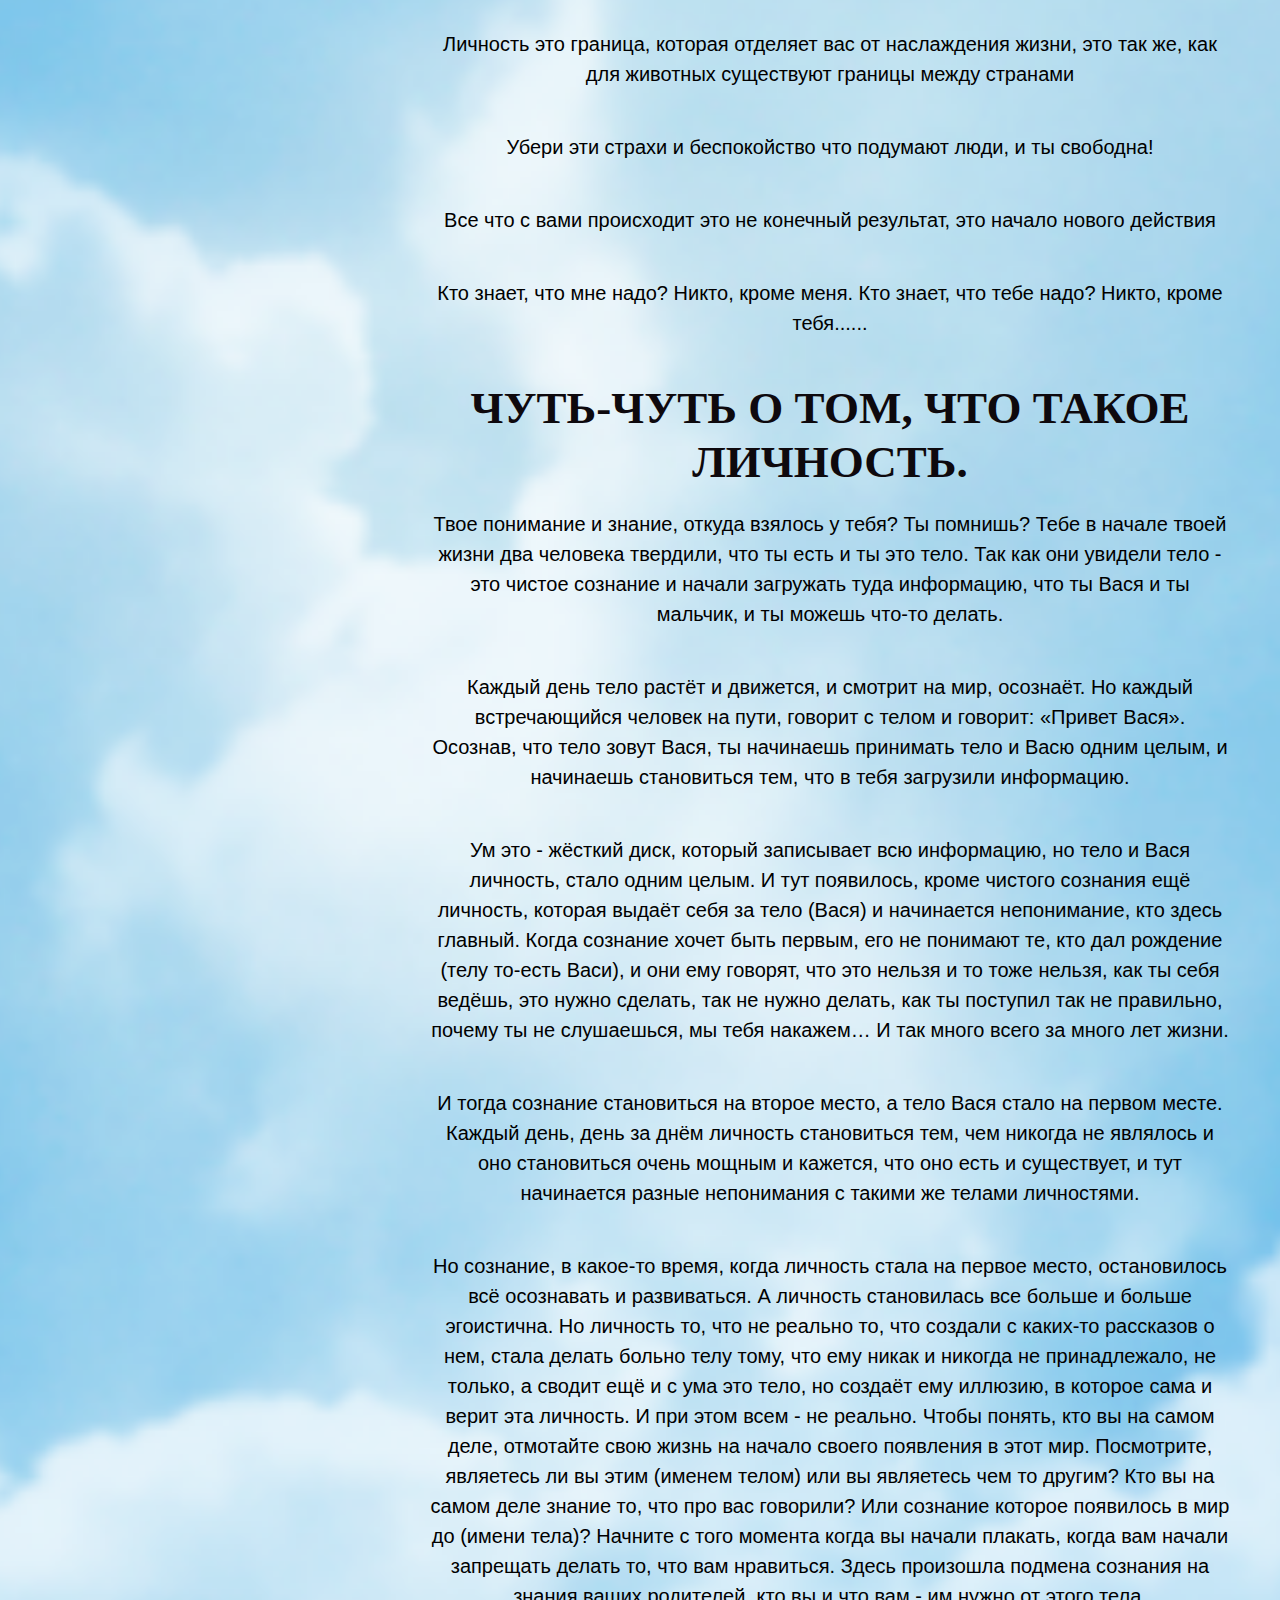
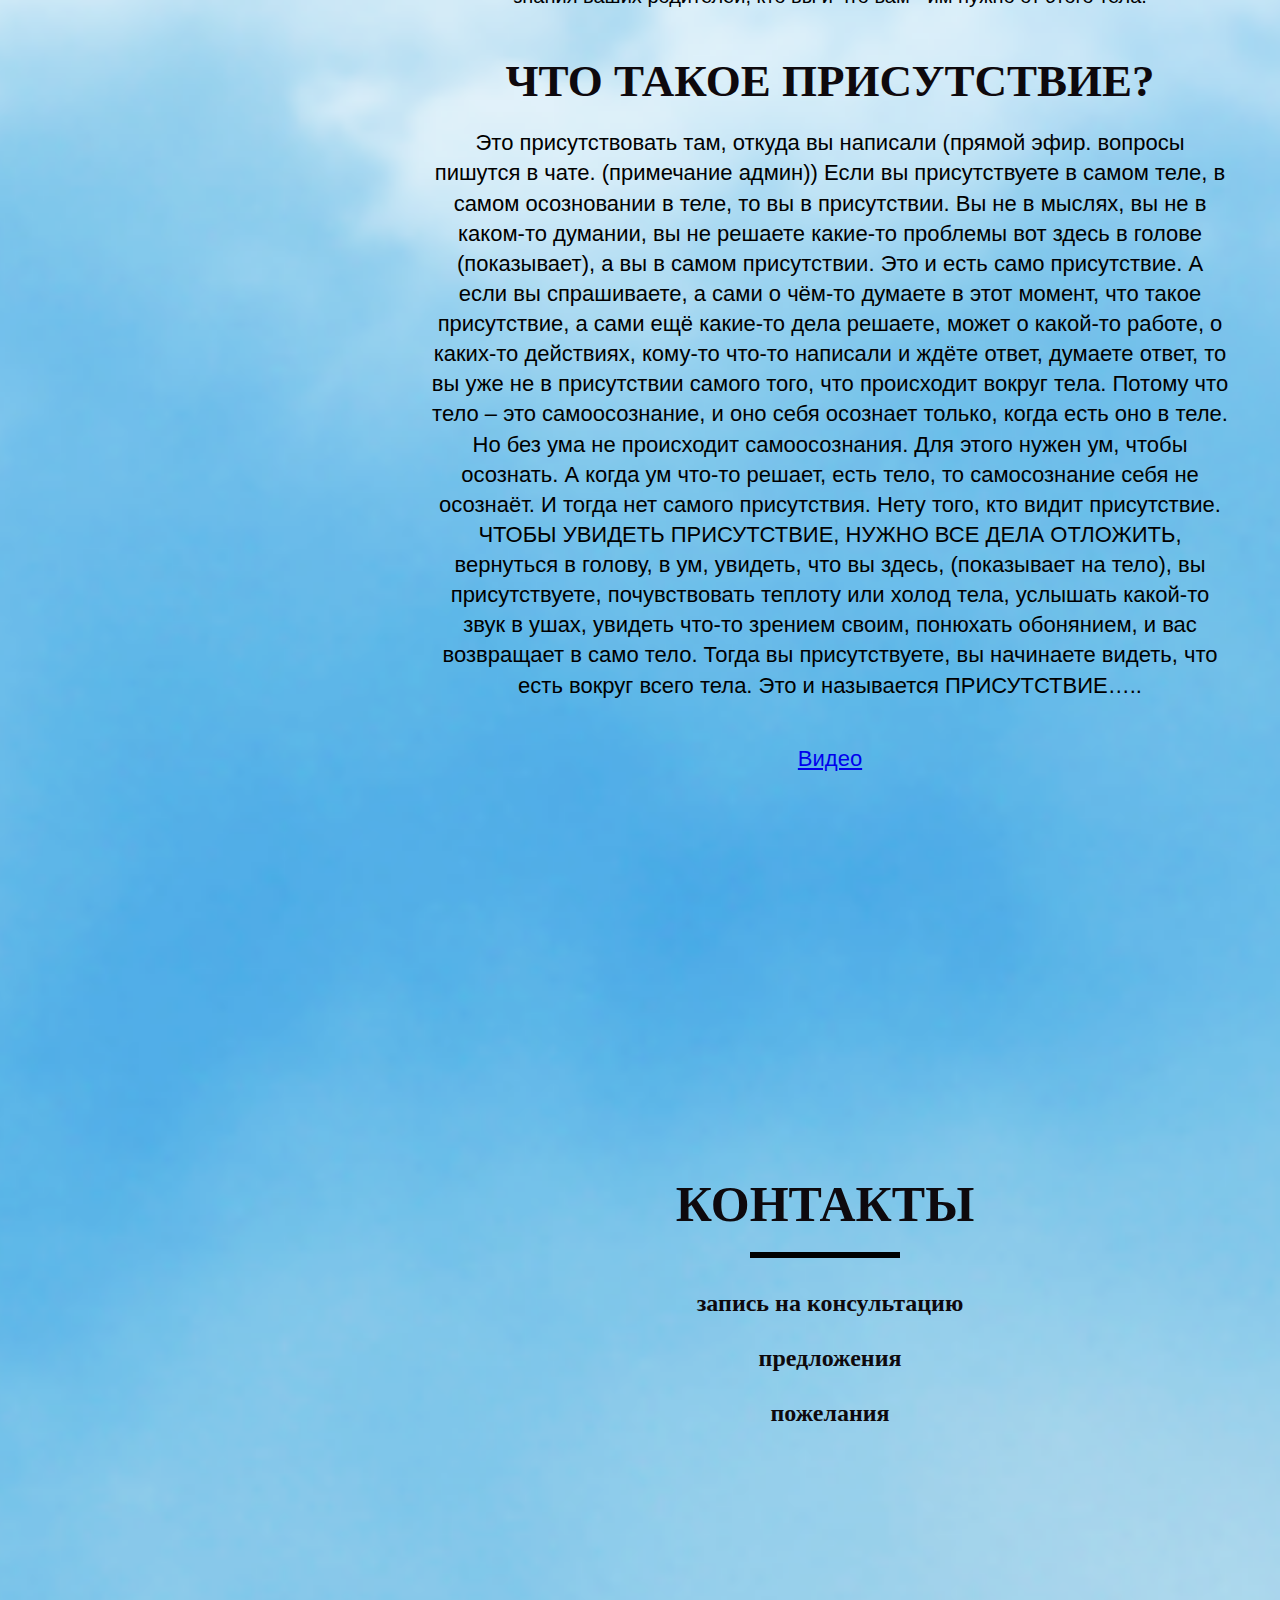
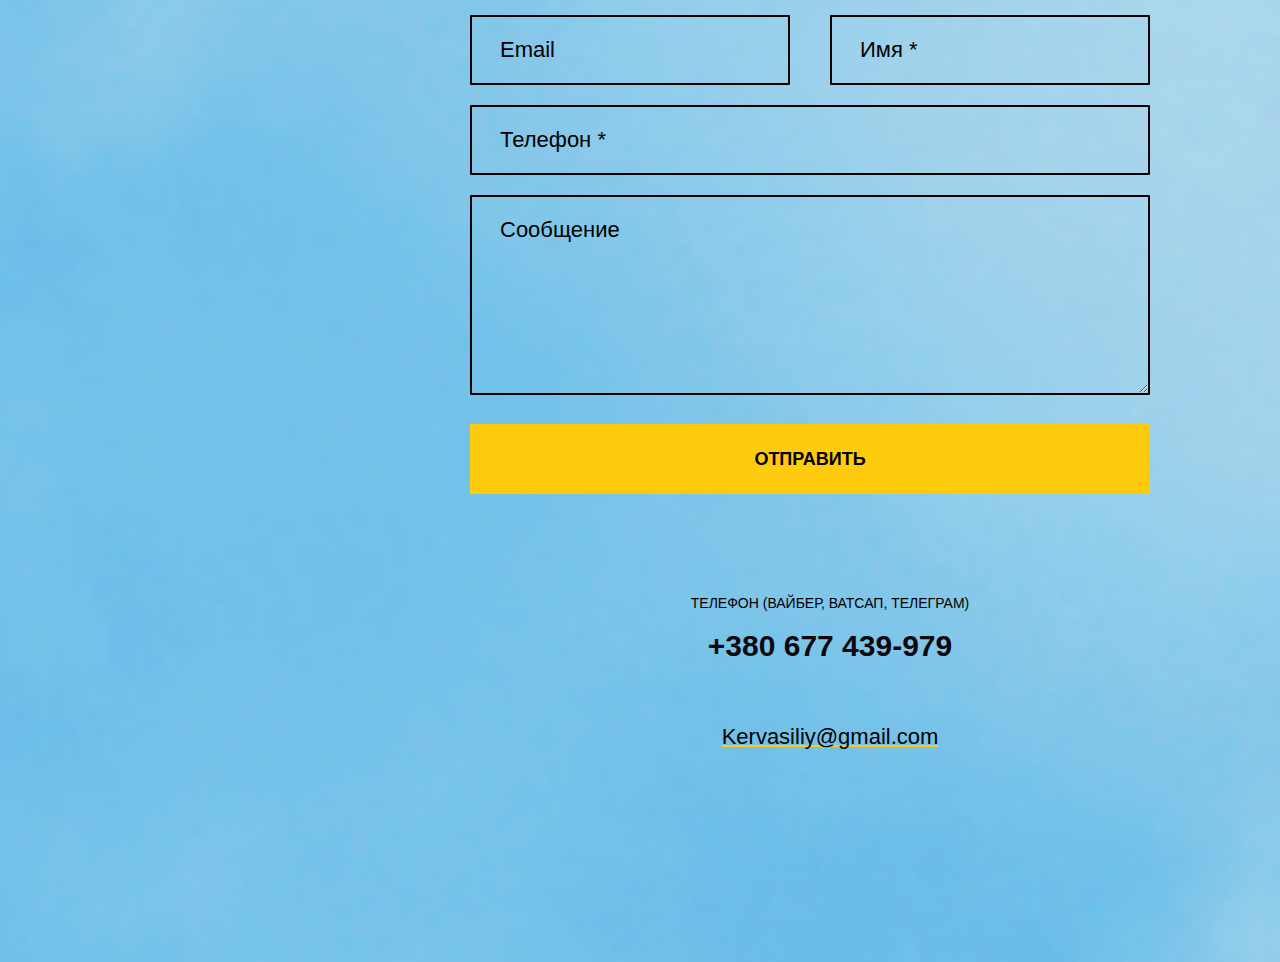
<file: quotes.html>
<!DOCTYPE html>
<!--[if lt IE 7 ]><html class="ie ie6" lang="en"> <![endif]-->
<!--[if IE 7 ]><html class="ie ie7" lang="en"> <![endif]-->
<!--[if IE 8 ]><html class="ie ie8" lang="en"> <![endif]-->
<!--[if (gte IE 9)|!(IE)]><!-->
<html lang="en">
<!--<![endif]-->

<head>

	<meta http-equiv="Content-Type" content="text/html; charset=utf-8" />

	<meta name="viewport" content="width=device-width, initial-scale=1, maximum-scale=1">

	<title>Василий Керечанин</title>

	<!-- Google Fonts -->

	<!-- /Google Fonts -->

	<!-- Styles -->
	<link type="text/css" rel="stylesheet" href="css/base.css" />
	<link type="text/css" rel="stylesheet" href="css/animate.css" />
	<link type="text/css" rel="stylesheet" href="css/magnific-popup.css" />
	<link type="text/css" rel="stylesheet" href="css/owl-carousel.css" />
	<link type="text/css" rel="stylesheet" href="css/style.css" />
	<!--[if lt IE 9]> <script type="text/javascript" src="js/modernizr.custom.js"></script> <![endif]-->
	<!-- /Styles -->

</head>
<style>
	p {
		font-size: 20px;
	}

	body {
		background-image: url('img/sky.png');
		background-repeat: no-repeat;
		background-position: top;
		background-size: cover;
	}
</style>

<body>


	<!-- Wrapper All -->
	<div class="vkm_fn_wrapper_all" data-nav-skin="transdark">

		<!-- Wrapper -->
		<div class="vkm_fn_wrapper">


			<div class="vkm_fn_mobilemenu_wrap">

				<!-- LOGO & HAMBURGER -->
				<div class="logo_hamb">
					<div class="in">
						<div class="menu_logo">
							<a href="index.html">Василий Керечанин</a>
						</div>
						<div class="hamburger hamburger--collapse-r">
							<div class="hamburger-box">
								<div class="hamburger-inner"></div>
							</div>
						</div>
					</div>
				</div>
				<!-- /LOGO & HAMBURGER -->
				<!-- MOBILE DROPDOWN MENU -->
				<div class="mobilemenu">
					<div>
						<ul class="anchor_nav vert_menu_list">
							<li class="current"><a href="#about">Василий Керечанин</a></li>
							<li><a href="/#service">САТСАНГИ, РЕТРИТЫ</a></li>
							<li><a href="/reviews.html">Отзывы</a></li>
							<li><a href="/dialogues.html">Диалоги</a></li>
							<li><a href="/project.html">Проект</a></li>
							<li><a href="/donate.html">БЛАГОДАРНОСТЬ (DONATE)</a></li>
							<li><a href="#contact">Контакты</a></li>
						</ul>
					</div>
				</div>
				<!-- /MOBILE DROPDOWN MENU -->
			</div>


			<!-- Left Sidebar -->
			<!-- You can set up minimum and maximum width for sidebar (in px). Minimum width is 350 -->
			<div class="vkm_fn_sidebar" data-max="800" data-min="350">

				<!-- Sidebar: Close Button -->
				<a href="#" class="nav__button">
					<span class="icon"><img src="svg/right-arrow.svg" alt="" class="fn__svg" /></span>
					<span class="width_indicator"></span>
				</a>
				<!-- /Sidebar: Close Button -->

				<!-- Sidebar: Line -->
				<div class="nav_line"></div>
				<!-- /Sidebar: Line -->

				<!-- Sidebar: content -->
				<div class="sidebar_in">
					<div class="logo">
						<a href="index.html">
							<img style="margin-left: 20px" src="img/logo2.svg" alt="" />
							<img style="margin-top: 10px; margin-left: 20px;" src="img/logo1.svg" alt="" />
						</a>
					</div>
					<div class="navigation">
						<ul class="anchor_nav">
							<li class="current"><a href="/">Василий Керечанин</a></li>
							<li><a href="/#service">САТСАНГИ, РЕТРИТЫ</a></li>
							<li><a href="/reviews.html">Отзывы</a></li>
							<li><a href="/dialogues.html">Диалоги</a></li>
							<li><a href="/project.html">Проект</a></li>
							<li><a href="/donate.html">БЛАГОДАРНОСТЬ (DONATE)</a></li>
							<li><a href="#contact">Контакты</a></li>
						</ul>
					</div>
					<div class="copyright">
						<div class="social">
							<ul>
								<li><a href="https://t.me/+380500848889" target="_blank"><img
											src="svg/social/telegram.svg" alt="" class="fn__svg" /></a></li>
								<li><a href="https://www.facebook.com/vasilij.kerecanin" target="_blank"><img
											src="svg/social/facebook.svg" alt="" class="fn__svg" /></a></li>
								<li><a href="https://www.instagram.com/p/CfrA3IxIWXo/?igshid=YmMyMTA2M2Y="
										target="_blank"><img src="svg/social/instagram.svg" alt=""
											class="fn__svg" /></a></li>
								<li><a href="https://wa.me/+380500848889" target="_blank"><img
											src="svg/social/whatsapp.svg" alt="" class="fn__svg" /></a></li>
								<li><a href="https://www.youtube.com/channel/UCfQ8iL3GZ4T3uihEugySSnA"
										target="_blank"><img src="svg/social/youtube.svg" alt="" class="fn__svg" /></a>
								</li>
							</ul>
						</div>
						<div class="desc">
							<p>© 2022 Василий Керечанин<br />Связь <a href="tel:+38 050 084-88-89">+38 050 084-88-89</a>
							</p>
						</div>
					</div>
				</div>
				<!-- Sidebar: content -->



			</div>
			<!-- /Left Sidebar -->




			<!-- Main Content -->
			<div class="vkm_fn_content">
				<div class="fn__page">

					<!-- Biography Section -->
					<section class="biography" id="biography">

						<!-- Main Title -->
						<div class="main_title center">
							<div class="container max880">
								<h3>Цитаты</h3>
								<p>ХОЧЕШЬ ПРОСВЕТЛЕТЬ? Поверь в то, что всё, что тебе навязали раньше - это неправда.
								</p>
								<p>КАК ЭТО БЫТЬ СОБОЙ?
									- не верить в то, что о тебе говорят;
									- всегда говорить правду всем;
									- делать то, что хочется тебе....</p>
								<p>Любовь это то , что не не понимать, что такое любовь.</p>
								<p>Ты свободна прямо сейчас от всего.
								<p>Если ум видит, что тебя теряет, он начинает тебя раздражать.</p>
								<p>Потребности не надо удовлетворять, ими нужно наслаждаться. </p>
								<p>Правда разбивает всё. Ничего не останется. А то что останется - это твоё....</p>
								<p>Счастье - это быть без счастья.
								<p>Чтобы быть счастливым, ничего не нужно. Просто быть...</p>
								Там, где ты - там и намолено...
								Когда ты подстраиваешься, ты обманываешь себя...</p>
								<p>Что бы с тобой не происходило, ничего не поменяется. Будет хорошо или плохо, жизнь не
									поменяется. Это просто опыт Присутствия.
								</p>
								<p>Неважно, какой ты будешь, хорошей или плохой.... ПРОСТО БУДЬ...
								</p>
								<p>Любые действия, которые ты боишься сделать - это твои правильные действия...
								</p>
								<p>Личность - записная книга, которую ты боишься потерять....
								</p>
								<p>Говори правду тому, кто тебе делает больно. Говори из этой боли... (секретик
									освобождения от боли)
								</p>
								<p>Личность - это крест, на который тебя прибивают гвоздями...
								</p>
								<p>Абсурдность в том, что ты подумала, что это абсурдность, и появилась абсурдность...
									...
								</p>
								<p>Не нужно надеяться на то, что должна быть опора в вашей жизни, опора делает вас
									только слабыми.
									Представь, что этот мир пуст. И твои знания никому не нужны....
									Обиды как таковой не существует. Есть только то действие, которое вас не устраивает.
									Вы понимаете, что клетка становиться очень маленькой, и вы уже не вмещаетесь в неё,
									и тогда вы разрушаете эту клетку и больше её не создаёте. И вы становитесь самой
									свободой так же, как вы были рождены, свободны для своих действий, и вам никто не
									может уже помешать в этом мире.
								</p>
								<p>Самой боли не существует. Есть вера в боль.
									Верь в присутствие...</p>
								<p>Жить не больно, когда правда. Когда обман - боль....
								</p>
								<p>Никогда не думай о том, что будет.
									Делай, и ты увидишь, что есть.</p>
								<p>Бездействие большее наказание, чем само действие.
									Не бойтесь ничего делать.
								</p>
								<p>Самый настоящий момент - неизвестен.
								</p>
								<p>Чем бы ты ни занималась, люби это. И ты увидишь, что это самое классное.
									Начни с себя. Себя любить, потом ещё что-то...ещё... а потом весь мир. У любви нет
									каких-то преград, каких-то ограничений. Ты если начинаешь любить, то ты любишь уже
									всё.</p>
								<p>Взрывает тебя, что ты думаешь, что это правильно, а это неправильно.
								</p>
								<p>Мы всегда хотим изменить то, в чём мы находимся, не принимаем нашу жизнь такой, какая
									она есть.
									И в это время, когда мы хотим изменить то, что нам дано, мы разрушаем саму красоту и
									любовь которая нам дана.</p>
								<p>Сам смысл Жизни в самой Жизни. Он бессмысленный.
								</p>
								<p>Чем больше ты страдаешь, тем больше питается ум.
								</p>
								<p>Радуешься - радуйся. Не радуешься - не радуешься... Просто не обращай на это
									внимание.</p>
								<p>Кто давит на эту боль? Найди её. Иди до конца.
								</p>
								<p>
									Найди ту, которая страдает. Она реальная?
									Когда ты думаешь, что что-то знаешь, уходишь из настоящего момента.</p>
								<p>То чего ты боишься, не страшно. Ничего не страшно в этом мире. Только оценка приводит
									страх....
									Всем нужно только практики читать чужие знания. Но никто не хочет читать себя и
									познавать себя как практику.
									Кто я? Когда вы задавали себе такой вопрос? Или вы знаете, что говорят о вас люди? И
									вы верите им, а не себе?</p>
								<p>Всё, к чему ты прикасаешься это твоё. То, что не твое, ты не сможешь прикоснуться.
									Никогда не думай о том, что будет. Делай. И ты увидишь то, что есть...
									Верь только тому рту, который попробовал.</p>
								<p>Говори... когда страх подымается... когда тебя как будто на крест ведут.... Это
									истинная правда...</p>
								<p>То что с глаз смотрит - это и есть присутствие... не ты же смотришь, не тело...
								</p>
								<p>Когда ты есть, то ты всегда там, где надо.
									Ты родилась там, где надо.
									Ты живёшь там, где надо.
									Родители те, которые нужны.
									Волосы те, которые нужны, нос тот, который нужен, глаза те, которые нужны, губы,
									пальцы и всё тело, рост и всё, что надо для присутствия, для настоящего момента этой
									жизни. Ты всегда там, где надо.
									Если ты начинаешь искать, ты теряешь всё, что тебе надо... якобы...
									Просто ты будешь думать, что ты не там, где надо. И как только ты думаешь, что ты не
									там, где надо, сразу появляется мысль: "идём искать. Ты, что не видишь, что ты здесь
									не нужна никому, и ты не тем занимаешься?".....
									Ваша тюрьма и ваша свобода внутри вас.
									Быть собой - это не обманывать себя. Это если ты хочешь что-то сказать прямо сейчас,
									но ты думаешь, что ты можешь обидеть человека, с которым говоришь, и ты начинаешь
									говорить ему не правду.
									То в настоящий момент ты начинаешь обманывать себя, делать себе больно, потом ты
									начинаешь злиться на себя, и ты начинаешь ненавидеть весь мир.
									Но начав говорить правду, ты не делаешь себе больно и любишь себя и весь мир вокруг
									Все легко и просто. </p>
								<p>Горящий огонь - это то, чем мы являемся временно. Там, где он горит - это мы вечные.
								</p>
								<p>Ваше беспокойство за других, не даёт вам вашу свободу, чтоб вы могли им помочь.
								</p>
								<p>Быть собой, это то, что не может ничего затронуть сейчас тебЯ. Независимо, чтобы ты
									не услышал вокруг себЯ.</p>
								<p>Вокруг нас всегда свобода. Чтобы научиться жить в ней, надо просто остановиться и
									посмотреть во внутрь себя.
								</p>
								<p>Начало ваших проблем начинается с мысли, которая прилетает к вам в голову, и вы
									начинаете её обсуждать. Но самое главное, в чём проблема, потому как вы начинаете её
									обсуждать сам с собой. И вы находите столько разных вариантов этой мысли, что всё
									становиться невыносимо. И начинается какая-то боль в теле из-за какой-то мысли.</p>
								<p>Всё что нужно тебе - это сказать, что ты свободен. Не бояться никаких действий не
									слушать то, что говорит с тобой в твоей голове. Это лишь иллюзия того, что в голове,
									а то что вокруг тебя - это реальность и ты этого боишься!!!!!
									Не бойся поступать без обдумываний в голове, вначале страшно!!!!
									Но то, когда ты думаешь, ты начинаешь жить в прошлом или смотреть в будущее, но
									упускаешь самое главное настоящий момент. Где все можно решить за одну секунду.</p>
								<p>Личность это граница, которая отделяет вас от наслаждения жизни, это так же, как для
									животных существуют границы между странами
								</p>
								<p>Убери эти страхи и беспокойство что подумают люди, и ты свободна!
								</p>
								<p>Все что с вами происходит это не конечный результат, это начало нового действия
								</p>
								<p>Кто знает, что мне надо? Никто, кроме меня.
									Кто знает, что тебе надо? Никто, кроме тебя......</p>
								<h1>ЧУТЬ-ЧУТЬ О ТОМ, ЧТО ТАКОЕ ЛИЧНОСТЬ.
								</h1>
								<p>Твое понимание и знание, откуда взялось у тебя? Ты помнишь?
									Тебе в начале твоей жизни два человека твердили, что ты есть и ты это тело. Так как
									они увидели тело - это чистое сознание и начали загружать туда информацию, что ты
									Вася и ты мальчик, и ты можешь что-то делать. </p>
								<p>Каждый день тело растёт и движется, и смотрит на мир, осознаёт. Но каждый
									встречающийся человек на пути, говорит с телом и говорит: «Привет Вася».
									Осознав, что тело зовут Вася, ты начинаешь принимать тело и Васю одним целым, и
									начинаешь становиться тем, что в тебя загрузили информацию. </p>
								<p>Ум это - жёсткий диск, который записывает всю информацию, но тело и Вася личность,
									стало одним целым.
									И тут появилось, кроме чистого сознания ещё личность, которая выдаёт себя за тело
									(Вася) и начинается непонимание, кто здесь главный.
									Когда сознание хочет быть первым, его не понимают те, кто дал рождение (телу то-есть
									Васи), и они ему говорят, что это нельзя и то тоже нельзя, как ты себя ведёшь, это
									нужно сделать, так не нужно делать, как ты поступил так не правильно, почему ты не
									слушаешься, мы тебя накажем… И так много всего за много лет жизни. </p>
								<p>И тогда сознание становиться на второе место, а тело Вася стало на первом месте.
									Каждый день, день за днём личность становиться тем, чем никогда не являлось и оно
									становиться очень мощным и кажется, что оно есть и существует, и тут начинается
									разные непонимания с такими же телами личностями. </p>
								<p>Но сознание, в какое-то время, когда личность стала на первое место, остановилось всё
									осознавать и развиваться. А личность становилась все больше и больше эгоистична.
									Но личность то, что не реально то, что создали с каких-то рассказов о нем, стала
									делать больно телу тому, что ему никак и никогда не принадлежало, не только, а
									сводит ещё и с ума это тело, но создаёт ему иллюзию, в которое сама и верит эта
									личность.
									И при этом всем - не реально.
									Чтобы понять, кто вы на самом деле, отмотайте свою жизнь на начало своего появления
									в этот мир.
									Посмотрите, являетесь ли вы этим (именем телом) или вы являетесь чем то другим? Кто
									вы на самом деле знание то, что про вас говорили? Или сознание которое появилось в
									мир до (имени тела)?
									Начните с того момента когда вы начали плакать, когда вам начали запрещать делать
									то, что вам нравиться.
									Здесь произошла подмена сознания на знания ваших родителей, кто вы и что вам - им
									нужно от этого тела.</p>
								<p>
								<h1>ЧТО ТАКОЕ ПРИСУТСТВИЕ?</h1>
								Это присутствовать там, откуда вы написали (прямой эфир. вопросы пишутся в чате.
								(примечание админ))
								Если вы присутствуете в самом теле, в самом осозновании в теле, то вы в присутствии.
								Вы не в мыслях, вы не в каком-то думании, вы не решаете какие-то проблемы вот здесь в
								голове (показывает), а вы в самом присутствии. Это и есть само присутствие.
								А если вы спрашиваете, а сами о чём-то думаете в этот момент, что такое присутствие, а
								сами ещё какие-то дела решаете, может о какой-то работе, о каких-то действиях, кому-то
								что-то написали и ждёте ответ, думаете ответ, то вы уже не в присутствии самого того,
								что происходит вокруг тела. Потому что тело – это самоосознание, и оно себя осознает
								только, когда есть оно в теле.
								Но без ума не происходит самоосознания. Для этого нужен ум, чтобы осознать.
								А когда ум что-то решает, есть тело, то самосознание себя не осознаёт. И тогда нет
								самого присутствия. Нету того, кто видит присутствие.
								ЧТОБЫ УВИДЕТЬ ПРИСУТСТВИЕ, НУЖНО ВСЕ ДЕЛА ОТЛОЖИТЬ,
								вернуться в голову, в ум, увидеть, что вы здесь, (показывает на тело), вы присутствуете,
								почувствовать теплоту или холод тела, услышать какой-то звук в ушах, увидеть что-то
								зрением своим, понюхать обонянием, и вас возвращает в само тело.
								Тогда вы присутствуете, вы начинаете видеть, что есть вокруг всего тела. Это и
								называется ПРИСУТСТВИЕ…..</p>
								<a href="https://www.youtube.com/watch?v=By3b7mKz1eE&t=18s">Видео</a>

							</div>
						</div>
						<!-- /Main Title -->

					</section>
					<!-- /Biography Section -->

					<!-- Contact Section -->
					<section class="contact" id="contact">

						<!-- Main Title -->
						<div class="main_title center">
							<div class="container max880">
								<h3>Контакты</h3>
								<h4>запись на консультацию</h4><br>
								<h4>предложения</h4><br>
								<h4>пожелания</h4>
							</div>
						</div>
						<!-- /Main Title -->

						<!-- Contact -->
						<div class="vkm_fn_contact">
							<div class="container max880">

								<!-- Contact Form -->
								<form action="contact.php" method="POST" class="contact_form">
									<div class="success" data-success="Ваше сообщение получено, скоро я вам отвечу!">
									</div>
									<div class="empty_notice"><span>Пожалуйста, заполните необходимые поля!</span></div>
									<div class="items_wrap">
										<div class="items">
											<div class="item half">
												<div class="input_wrapper">
													<input id="" type="text" name="name" required/>
													<span class="moving_placeholder">Имя *</span>
												</div>
											</div>
											<div class="item half">
												<div class="input_wrapper">
													<input id="" type="text" name="email" />
													<span class="moving_placeholder">Email</span>
												</div>
											</div>
											<div class="item">
												<div class="input_wrapper">
													<input id="" type="text" name="phone" required/>
													<span class="moving_placeholder">Телефон *</span>
												</div>
											</div>
											<div class="item">
												<div class="input_wrapper">
													<textarea id="" name="message"></textarea>
													<span class="moving_placeholder">Сообщение</span>
												</div>
											</div>
											<div class="item">
													<button class="item" type="submit">Отправить</button>
											</div>
										</div>
									</div>
								</form>
								<!-- /Contact Form -->


								<!-- Contact Info -->
								<div class="fn_cs_contact_info">
									<p>Телефон (Вайбер, Ватсап, Телеграм)</p>
									<h3><a href="tel:+380677439979">+380 677 439-979</a></h3>
									<p><a class="fn__link" href="mailto:Kervasiliy@gmail.com">Kervasiliy@gmail.com</a>
									</p>
									<div class="mobile_icons">
										<div class="socials">

											<ul>

												<li><a href="https://t.me/+380500848889" target="_blank"><img
															src="svg/social/telegram.svg" alt="" class="fn__svg" /></a>
												</li>

												<li><a href="https://www.facebook.com/vasilij.kerecanin"
														target="_blank"><img src="svg/social/facebook.svg" alt=""
															class="fn__svg" /></a></li>

												<li><a href="https://www.instagram.com/p/CfrA3IxIWXo/?igshid=YmMyMTA2M2Y="
														target="_blank"><img src="svg/social/instagram.svg" alt=""
															class="fn__svg" /></a></li>

												<li><a href="https://wa.me/+380500848889" target="_blank"><img
															src="svg/social/whatsapp.svg" alt="" class="fn__svg" /></a>
												</li>

												<li><a href="https://www.youtube.com/channel/UCfQ8iL3GZ4T3uihEugySSnA"
														target="_blank"><img src="svg/social/youtube.svg" alt=""
															class="fn__svg" /></a>
												</li>

											</ul>

										</div>
									</div>
								</div>
								<!-- /Contact Info -->


							</div>
						</div>
						<!-- /Contact -->

					</section>
					<!-- /Contact Section -->


				</div>
			</div>
			<!-- Main Content -->

		</div>
		<!-- /Wrapper -->

	</div>
	<!-- /Wrapper All -->



	<!-- Scripts -->
	<script type="text/javascript" src="js/jquery.js"></script>
	<script type="text/javascript" src="js/wow.min.js"></script>
	<script type="text/javascript" src="js/magnific-popup.js"></script>
	<script type="text/javascript" src="js/onepage.js"></script>
	<script type="text/javascript" src="js/owl-carousel.js"></script>
	<script type="text/javascript" src="js/isotope.js"></script>
	<script type="text/javascript" src="js/parallax.js"></script>
	<script type="text/javascript" src="js/waypoints.js"></script>
	<!--[if lt IE 10]> <script type="text/javascript" src="js/ie8.js"></script> <![endif]-->
	<script type="text/javascript" src="js/init.js"></script>
	<!-- /Scripts -->

</body>

</html>
</file>
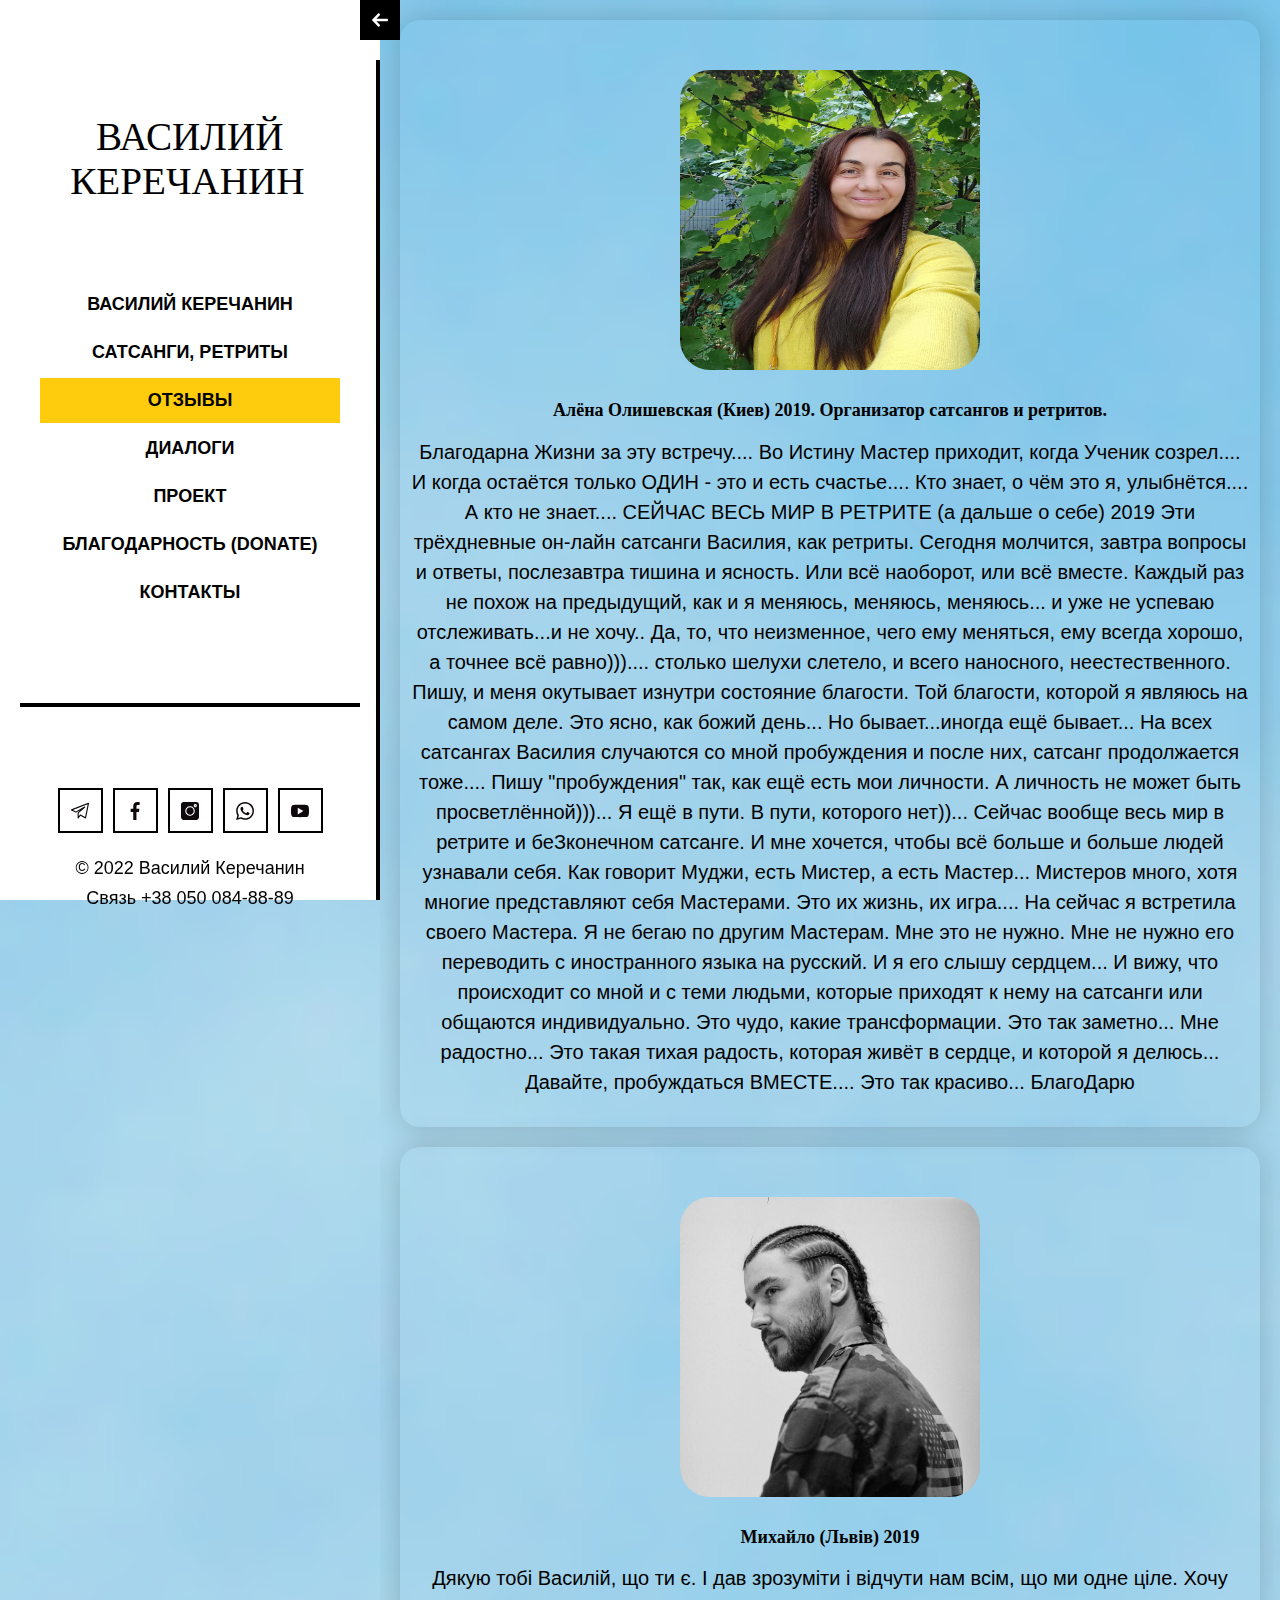
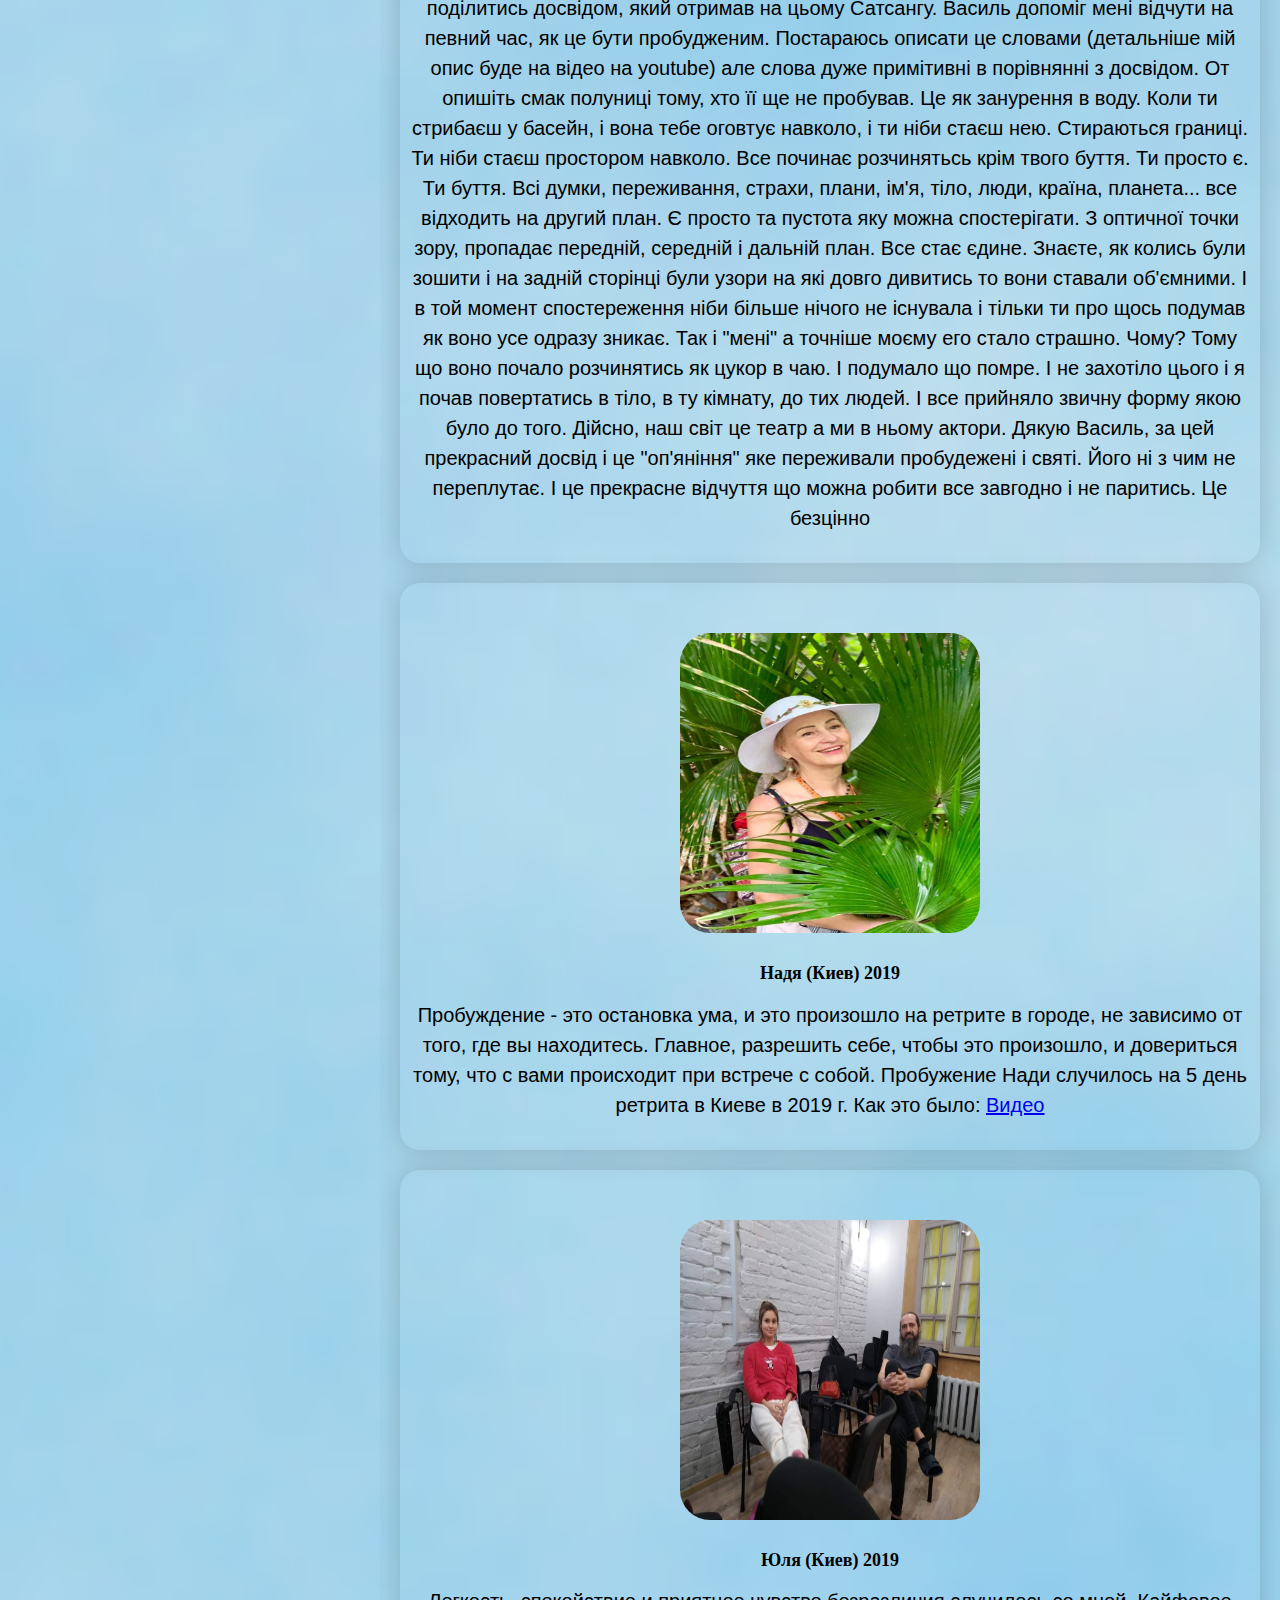
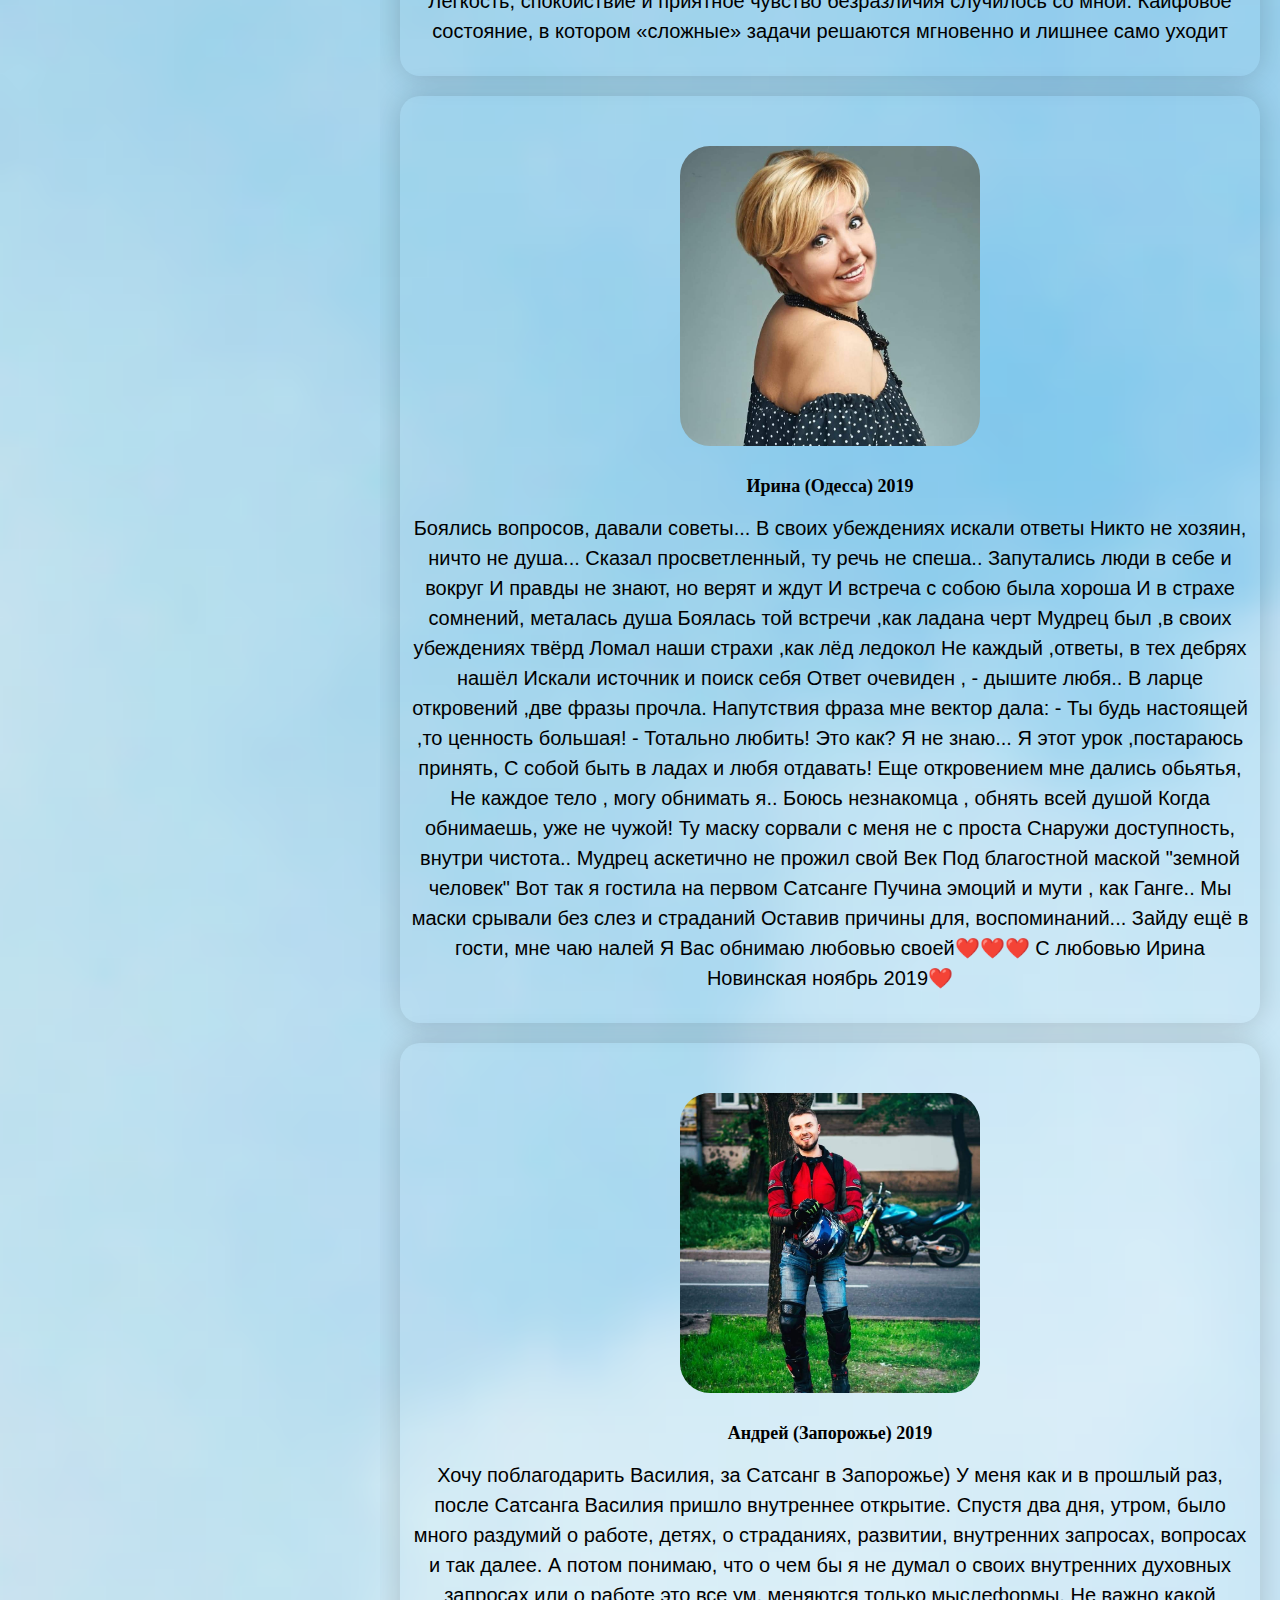
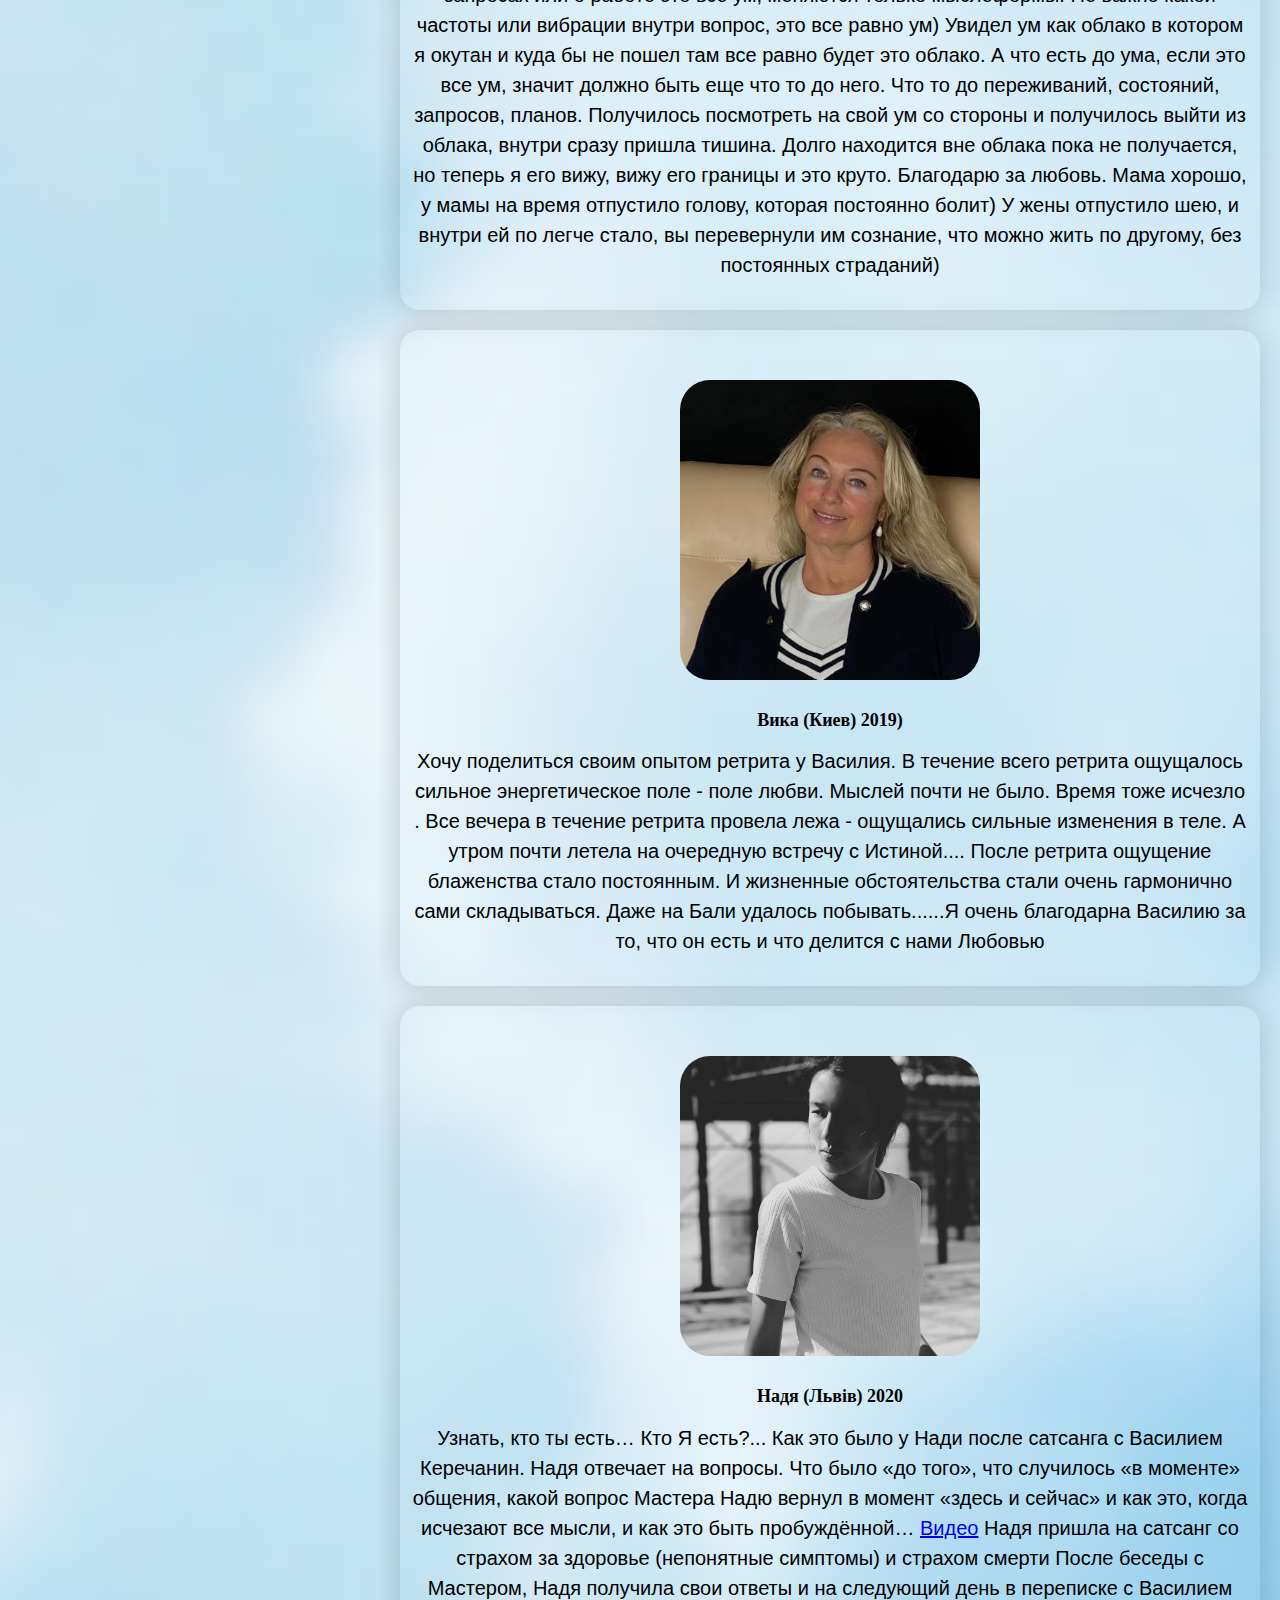
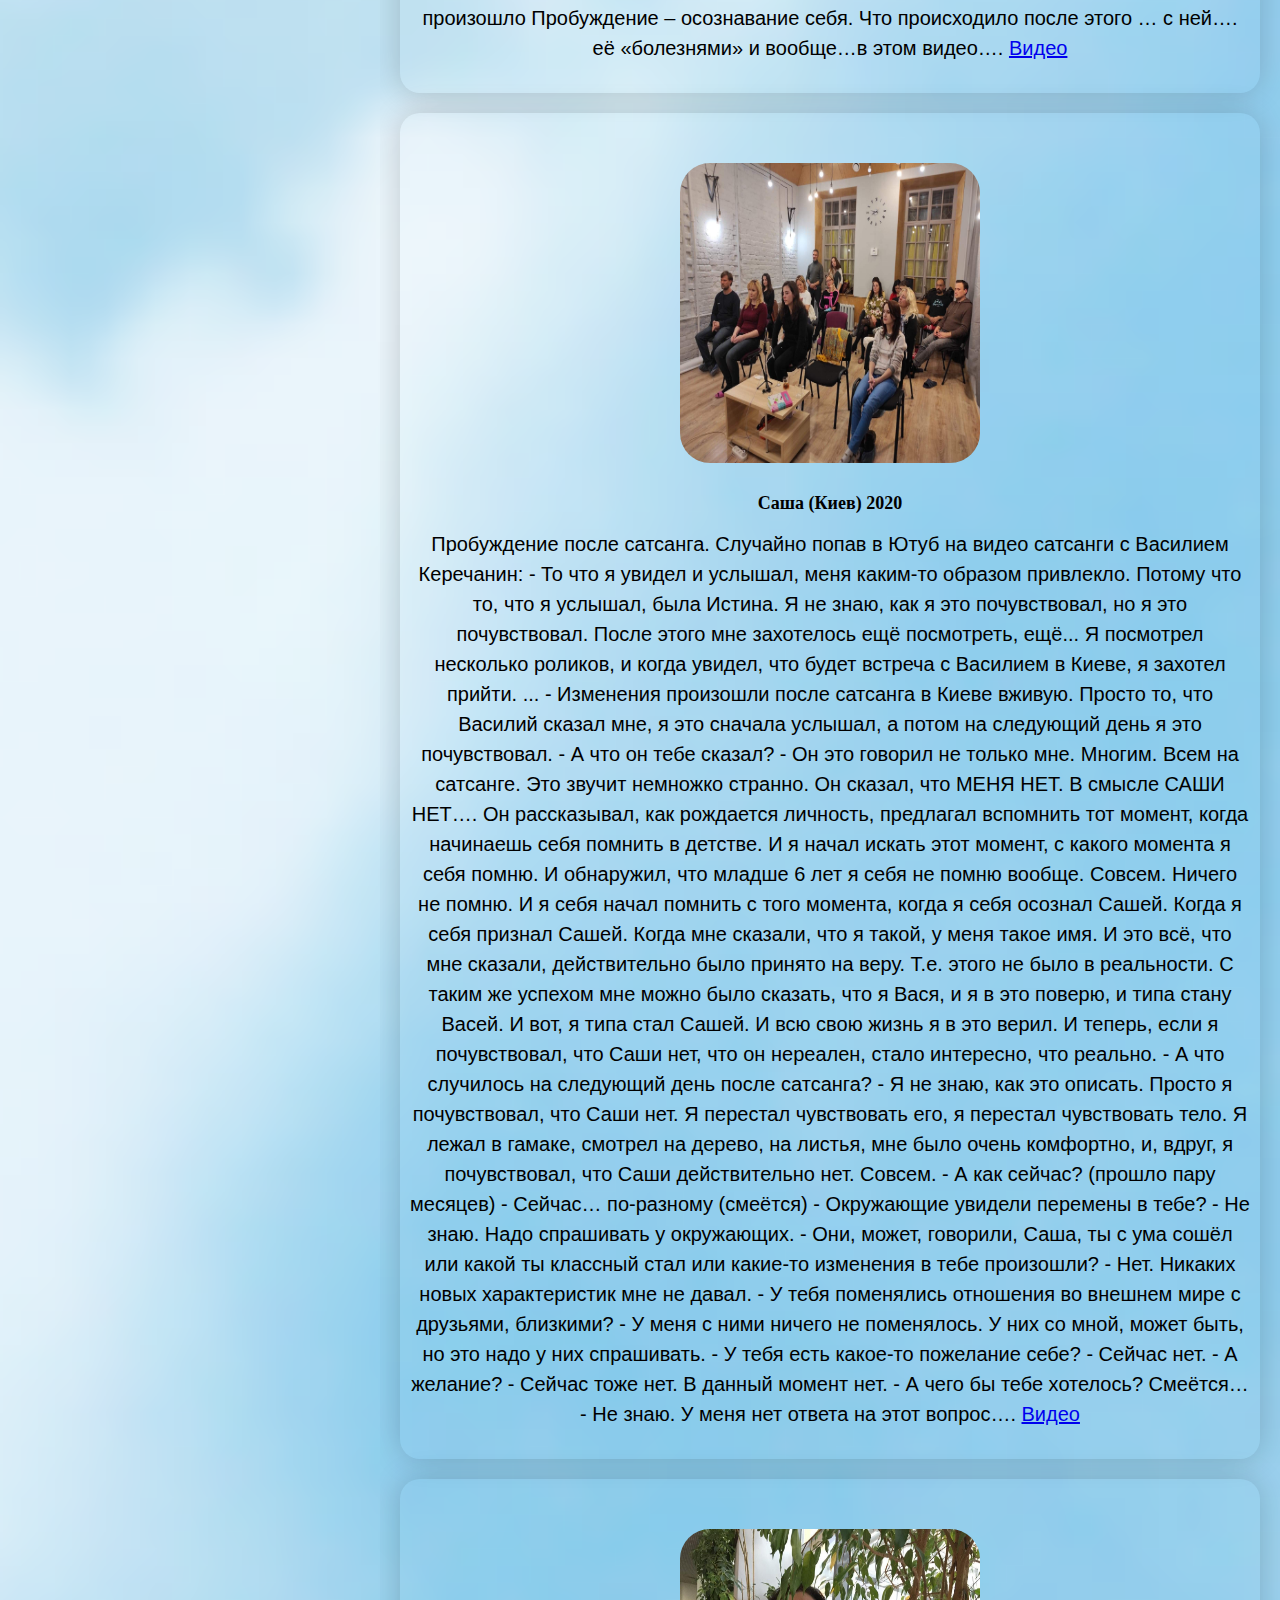
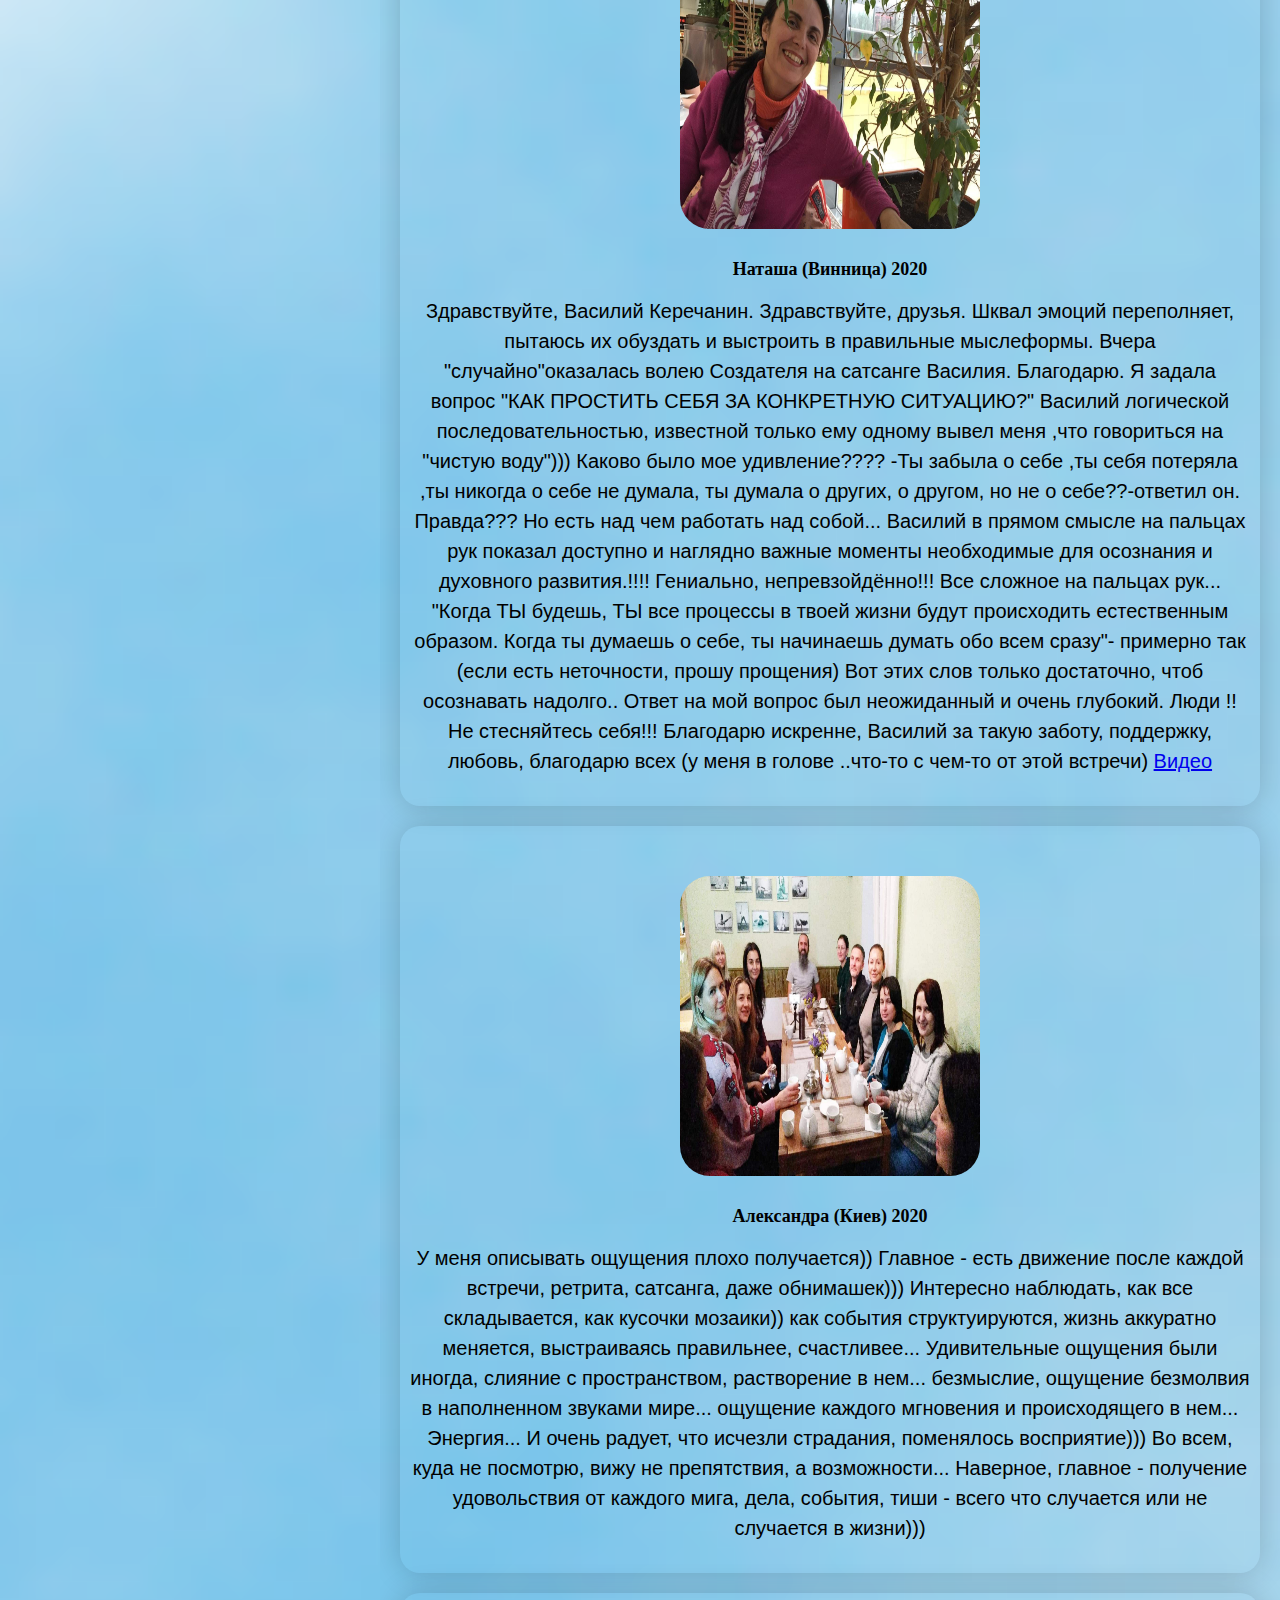
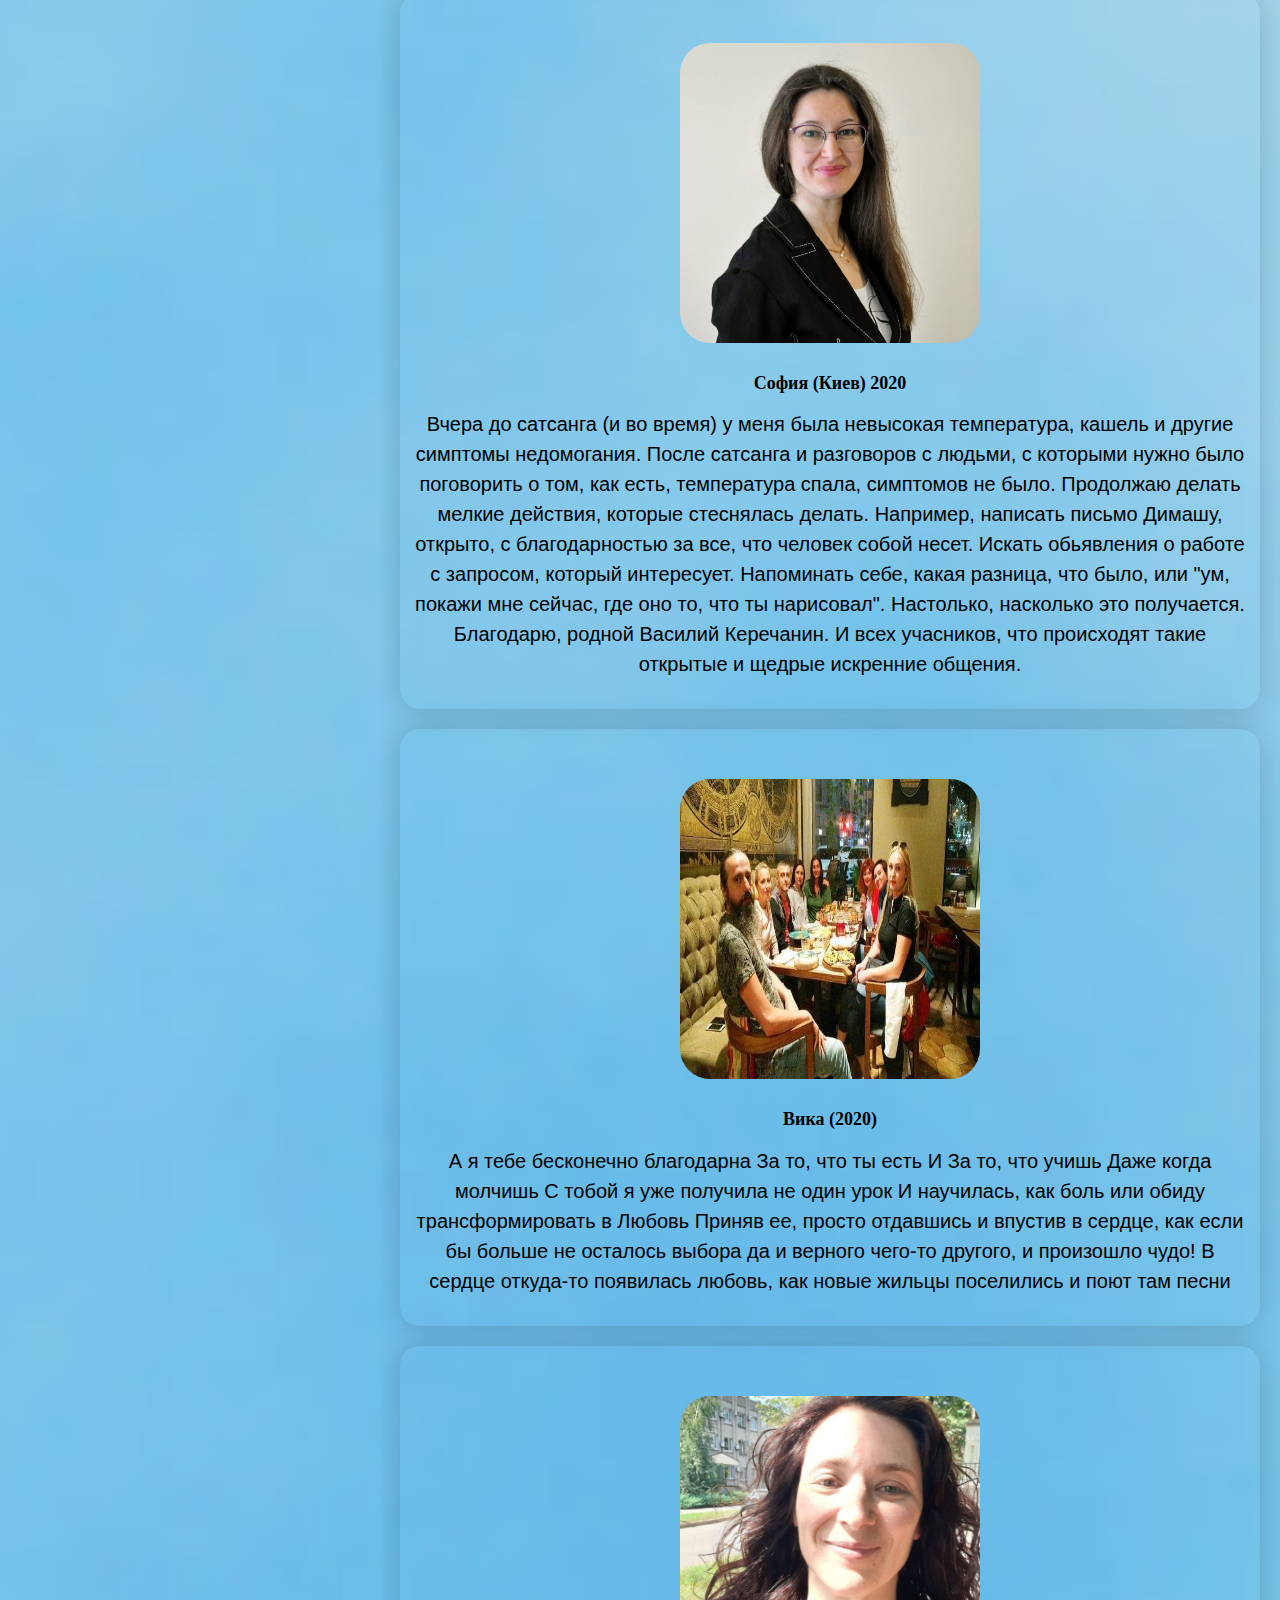
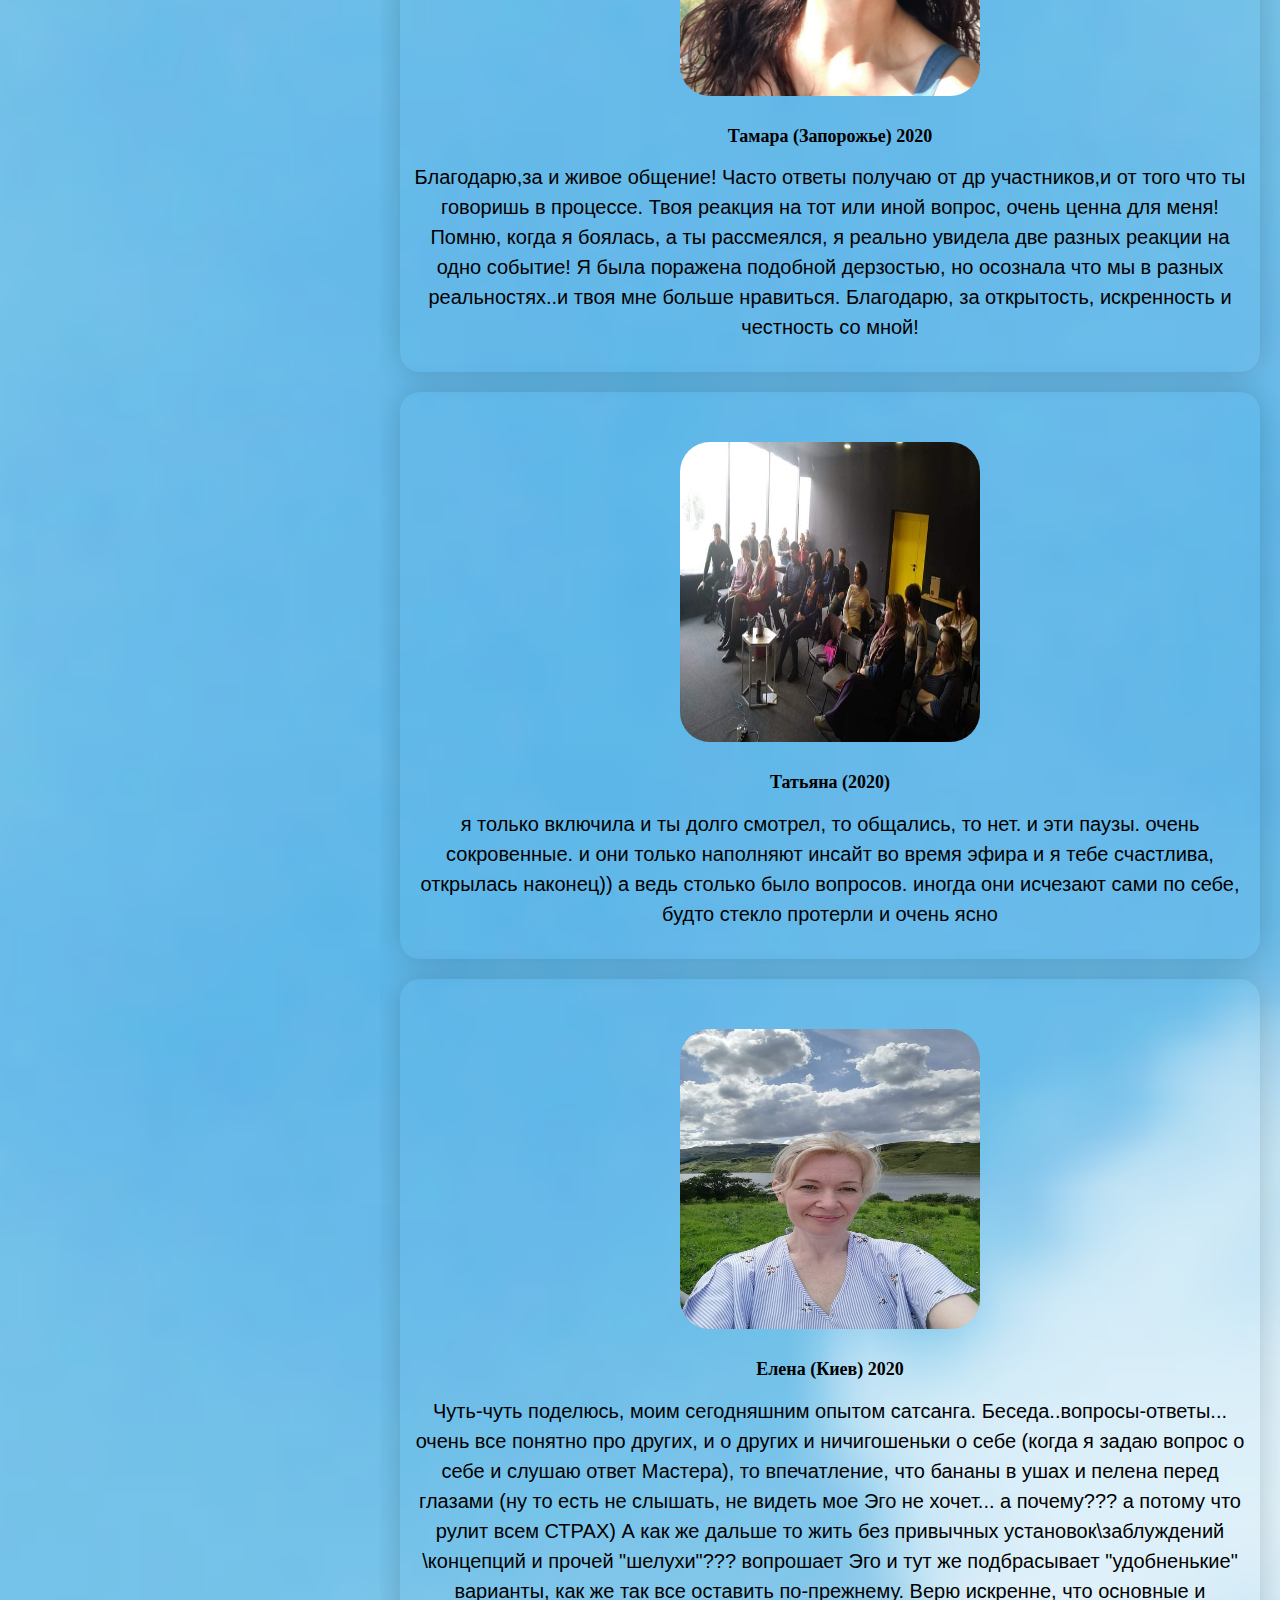
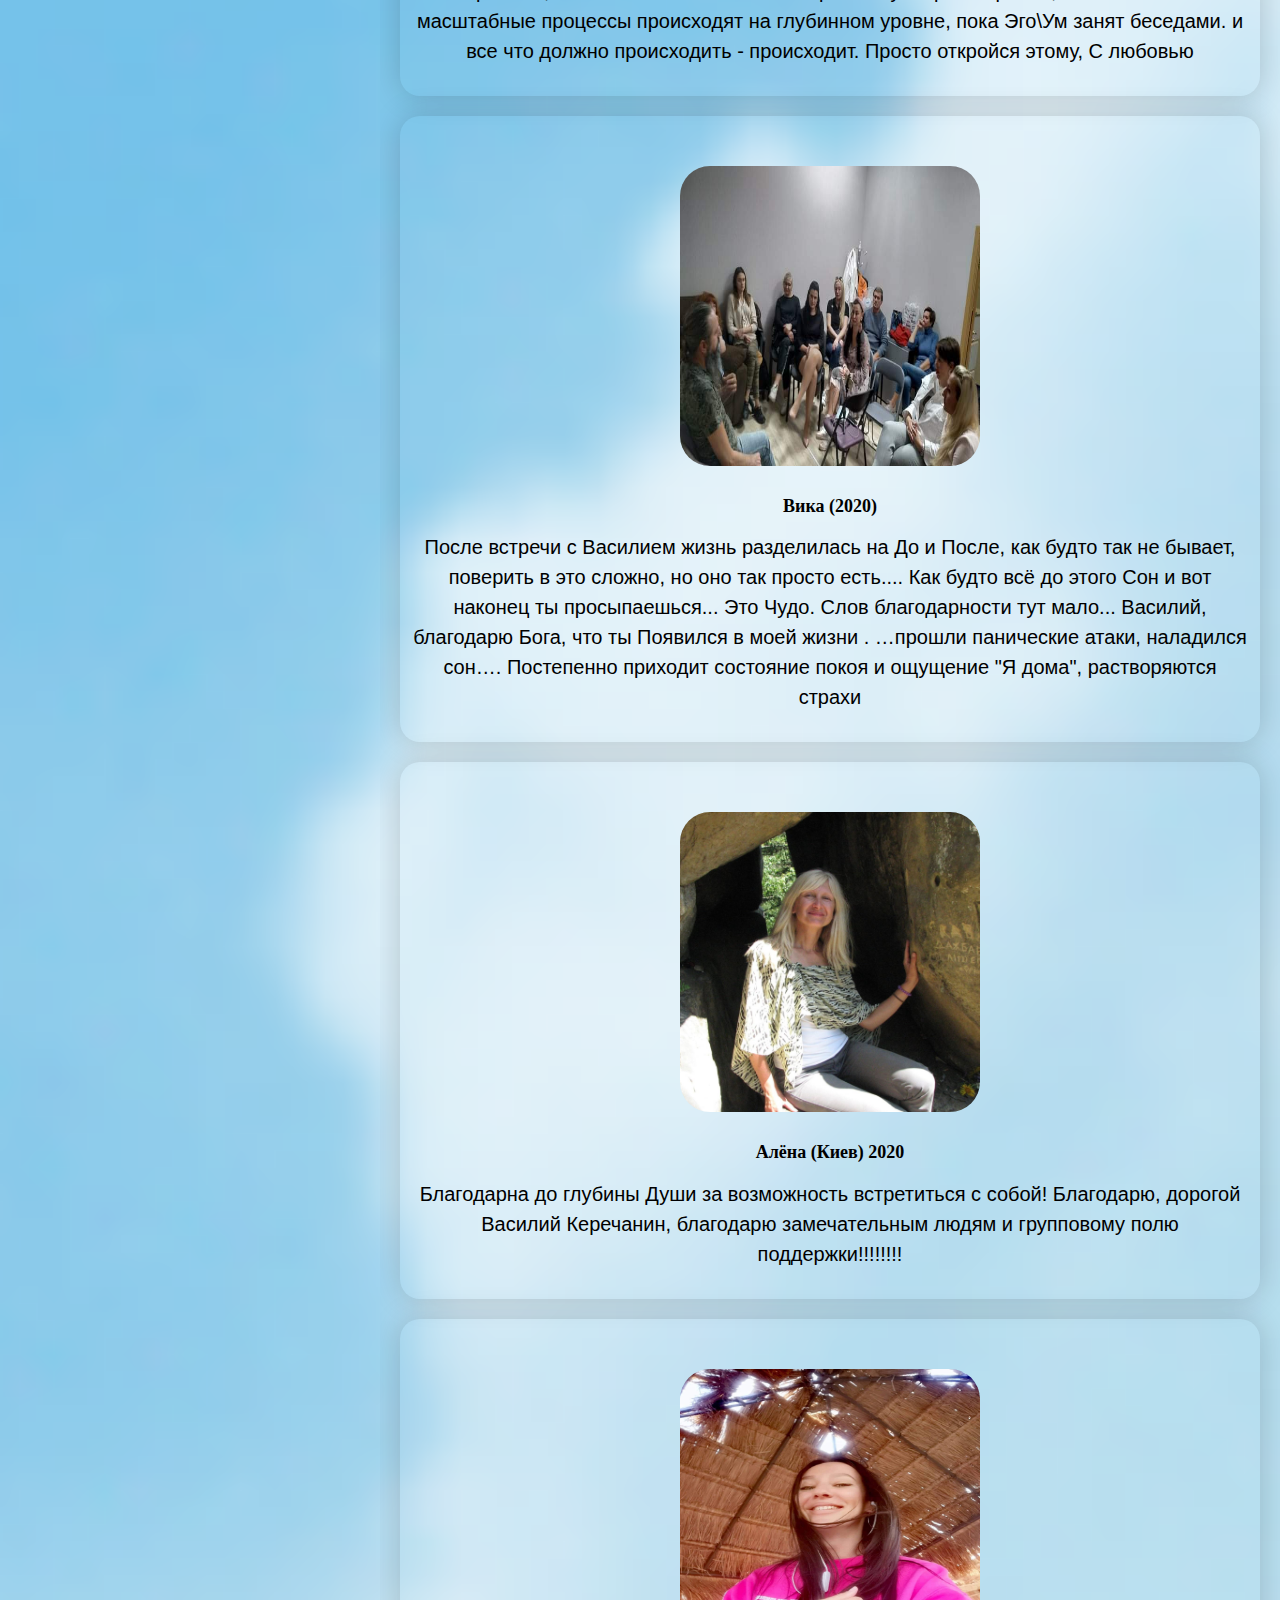
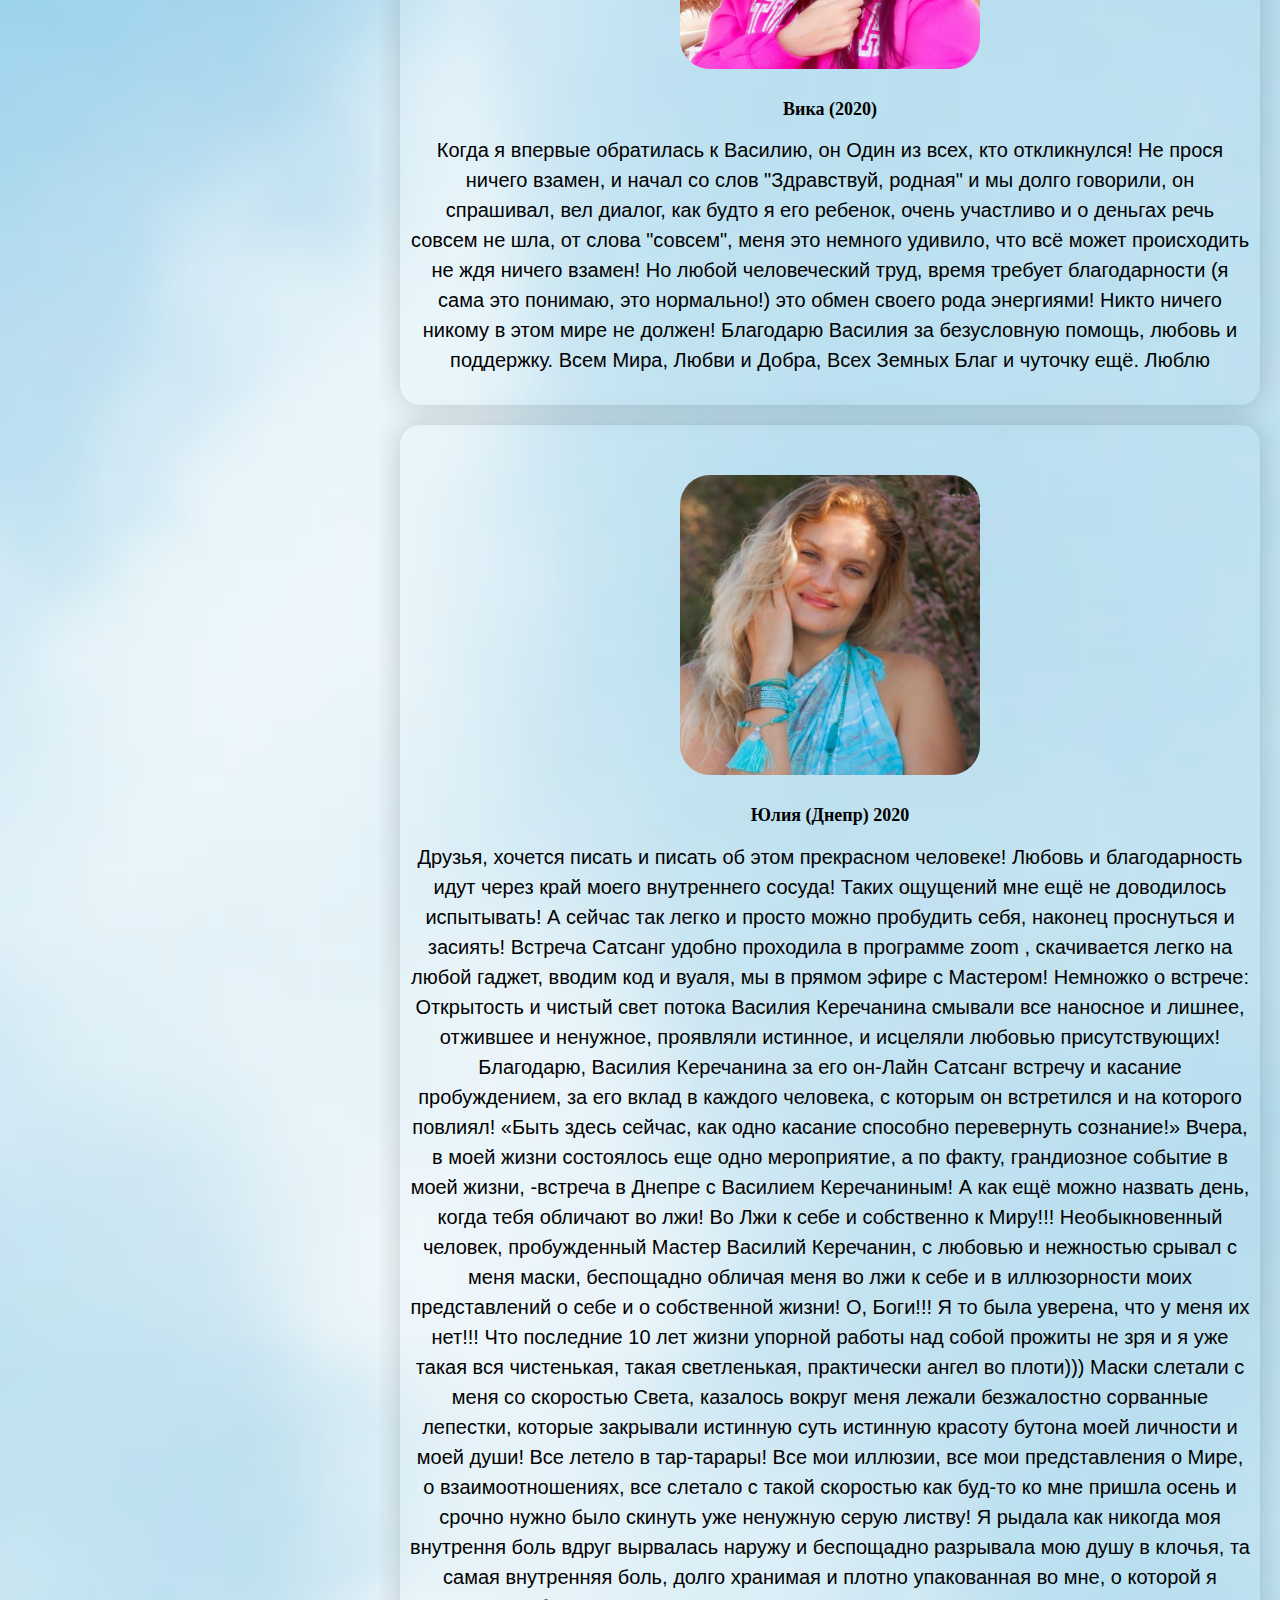
<file: reviews.html>
<!DOCTYPE html>
<!--[if lt IE 7 ]><html class="ie ie6" lang="en"> <![endif]-->
<!--[if IE 7 ]><html class="ie ie7" lang="en"> <![endif]-->
<!--[if IE 8 ]><html class="ie ie8" lang="en"> <![endif]-->
<!--[if (gte IE 9)|!(IE)]><!-->
<html lang="en">
<!--<![endif]-->

<head>

	<meta http-equiv="Content-Type" content="text/html; charset=utf-8" />

	<meta name="viewport" content="width=device-width, initial-scale=1, maximum-scale=1">

	<title>Василий Керечанин</title>

	<!-- Google Fonts -->

	<!-- /Google Fonts -->

	<!-- Styles -->
	<link type="text/css" rel="stylesheet" href="css/base.css" />
	<link type="text/css" rel="stylesheet" href="css/animate.css" />
	<link type="text/css" rel="stylesheet" href="css/magnific-popup.css" />
	<link type="text/css" rel="stylesheet" href="css/owl-carousel.css" />
	<link type="text/css" rel="stylesheet" href="css/style.css" />
	<!--[if lt IE 9]> <script type="text/javascript" src="js/modernizr.custom.js"></script> <![endif]-->
	<!-- /Styles -->

</head>
<style>
	body {
		background-image: url('img/sky.png');
		background-repeat: no-repeat;
		background-position: top;
		background-size: cover;
	}
</style>

<body>


	<!-- Wrapper All -->
	<div class="vkm_fn_wrapper_all" data-nav-skin="transdark">

		<!-- Wrapper -->
		<div class="vkm_fn_wrapper">


			<div class="vkm_fn_mobilemenu_wrap">

				<!-- LOGO & HAMBURGER -->
				<div class="logo_hamb">
					<div class="in">
						<div class="menu_logo">
							<a href="index.html">Василий Керечанин</a>
						</div>
						<div class="hamburger hamburger--collapse-r">
							<div class="hamburger-box">
								<div class="hamburger-inner"></div>
							</div>
						</div>
					</div>
				</div>
				<!-- /LOGO & HAMBURGER -->
				<!-- MOBILE DROPDOWN MENU -->
				<div class="mobilemenu">
					<div>
						<ul class="anchor_nav vert_menu_list">
							<li><a href="/#about">Василий Керечанин</a></li>
							<li><a href="/#service">САТСАНГИ, РЕТРИТЫ</a></li>
							<li class="current"><a href="/reviews.html">Отзывы</a></li>
							<li><a href="/dialogues.html">Диалоги</a></li>
							<li><a href="/project.html">Проект</a></li>
							<li><a href="/donate.html">БЛАГОДАРНОСТЬ (DONATE)</a></li>
							<li><a href="#contact">Контакты</a></li>
						</ul>
					</div>
				</div>
				<!-- /MOBILE DROPDOWN MENU -->
			</div>


			<!-- Left Sidebar -->
			<!-- You can set up minimum and maximum width for sidebar (in px). Minimum width is 350 -->
			<div class="vkm_fn_sidebar" data-max="800" data-min="350">

				<!-- Sidebar: Close Button -->
				<a href="#" class="nav__button">
					<span class="icon"><img src="svg/right-arrow.svg" alt="" class="fn__svg" /></span>
					<span class="width_indicator"></span>
				</a>
				<!-- /Sidebar: Close Button -->

				<!-- Sidebar: Line -->
				<div class="nav_line"></div>
				<!-- /Sidebar: Line -->

				<!-- Sidebar: content -->
				<div class="sidebar_in">
					<div class="logo">
						<a href="index.html">
							<img style="margin-left: 20px" src="img/logo2.svg" alt="" />
							<img style="margin-top: 10px; margin-left: 20px;" src="img/logo1.svg" alt="" />
						</a>
					</div>
					<div class="navigation">
						<ul class="anchor_nav">
							<li><a href="/#about">Василий Керечанин</a></li>
							<li><a href="/#service">САТСАНГИ, РЕТРИТЫ</a></li>
							<li class="current"><a href="/reviews.html">Отзывы</a></li>
							<li><a href="/dialogues.html">Диалоги</a></li>
							<li><a href="/project.html">Проект</a></li>
							<li><a href="/donate.html">БЛАГОДАРНОСТЬ (DONATE)</a></li>
							<li><a href="#contact">Контакты</a></li>
						</ul>
					</div>
					<div class="copyright">
						<div class="social">
							<ul>
								<li><a href="https://t.me/+380500848889" target="_blank"><img
											src="svg/social/telegram.svg" alt="" class="fn__svg" /></a></li>
								<li><a href="https://www.facebook.com/vasilij.kerecanin" target="_blank"><img
											src="svg/social/facebook.svg" alt="" class="fn__svg" /></a></li>
								<li><a href="https://www.instagram.com/p/CfrA3IxIWXo/?igshid=YmMyMTA2M2Y="
										target="_blank"><img src="svg/social/instagram.svg" alt=""
											class="fn__svg" /></a></li>
								<li><a href="https://wa.me/+380500848889" target="_blank"><img
											src="svg/social/whatsapp.svg" alt="" class="fn__svg" /></a></li>
								<li><a href="https://www.youtube.com/channel/UCfQ8iL3GZ4T3uihEugySSnA"
										target="_blank"><img src="svg/social/youtube.svg" alt="" class="fn__svg" /></a>
								</li>
							</ul>
						</div>
						<div class="desc">
							<p>© 2022 Василий Керечанин<br />Связь <a href="tel:+38 050 084-88-89">+38 050 084-88-89</a>
							</p>
						</div>
					</div>
				</div>
				<!-- Sidebar: content -->



			</div>
			<!-- /Left Sidebar -->




			<!-- Main Content -->
			<div class="vkm_fn_content">
				<div class="fn__page">

					<div class="cards">
						<div class="card">
							<div class="contain">
								<img src="img/reviews/1.jpg" alt="">
							</div>
							<div class="details">
								<h3>Алёна Олишевская (Киев) 2019. Организатор
									сатсангов и ретритов.</h3>
								<p>Благодарна Жизни за эту встречу....
									Во Истину Мастер приходит, когда Ученик созрел.... И когда остаётся только
									ОДИН - это и есть счастье.... Кто знает, о чём это я, улыбнётся.... А кто не
									знает....
									СЕЙЧАС ВЕСЬ МИР В РЕТРИТЕ (а дальше о себе) 2019
									Эти трёхдневные он-лайн сатсанги Василия, как ретриты. Сегодня молчится,
									завтра вопросы и ответы, послезавтра тишина и ясность. Или всё наоборот, или
									всё вместе. Каждый раз не похож на предыдущий, как и я меняюсь, меняюсь,
									меняюсь... и уже не успеваю отслеживать...и не хочу..
									Да, то, что неизменное, чего ему меняться, ему всегда хорошо, а точнее всё
									равно))).... столько шелухи слетело, и всего наносного, неестественного.
									Пишу, и меня окутывает изнутри состояние благости. Той благости, которой я
									являюсь на самом деле. Это ясно, как божий день...
									Но бывает...иногда ещё бывает... На всех сатсангах Василия случаются со мной
									пробуждения и после них, сатсанг продолжается тоже.... Пишу "пробуждения"
									так, как ещё есть мои личности. А личность не может быть просветлённой)))...
									Я ещё в пути. В пути, которого нет))...
									Сейчас вообще весь мир в ретрите и беЗконечном сатсанге. И мне хочется,
									чтобы всё больше и больше людей узнавали себя. Как говорит Муджи, есть
									Мистер, а есть Мастер... Мистеров много, хотя многие представляют себя
									Мастерами. Это их жизнь, их игра....
									На сейчас я встретила своего Мастера. Я не бегаю по другим Мастерам. Мне это
									не нужно. Мне не нужно его переводить с иностранного языка на русский. И я
									его слышу сердцем... И вижу, что происходит со мной и с теми людьми, которые
									приходят к нему на сатсанги или общаются индивидуально.
									Это чудо, какие трансформации. Это так заметно... Мне радостно... Это такая
									тихая радость, которая живёт в сердце, и которой я делюсь...
									Давайте, пробуждаться ВМЕСТЕ.... Это так красиво...
									БлагоДарю</p>
							</div>
						</div>
						<div class="card">
							<div class="contain">
								<img src="img/reviews/2.jfif" alt="">
							</div>
							<div class="details">
								<h3>Михайло (Львiв) 2019</h3>
								<p>Дякую тобі Василій, що ти є. І дав зрозуміти і відчути нам всім, що ми одне
									ціле.

									Хочу поділитись досвідом, який отримав на цьому Сатсангу.
									Василь допоміг мені відчути на певний час, як це бути пробудженим.

									Постараюсь описати це словами (детальніше мій опис буде на відео на youtube)
									але слова дуже примітивні в порівнянні з досвідом. От опишіть смак полуниці
									тому, хто її ще не пробував.

									Це як занурення в воду. Коли ти стрибаєш у басейн, і вона тебе оговтує
									навколо, і ти ніби стаєш нею. Стираються границі. Ти ніби стаєш простором
									навколо. Все починає розчинятьсь крім твого буття. Ти просто є. Ти буття.
									Всі думки, переживання, страхи, плани, ім'я, тіло, люди, країна, планета...
									все відходить на другий план. Є просто та пустота яку можна спостерігати. З
									оптичної точки зору, пропадає передній, середній і дальній план. Все стає
									єдине. Знаєте, як колись були зошити і на задній сторінці були узори на які
									довго дивитись то вони ставали об'ємними. І в той момент спостереження ніби
									більше нічого не існувала і тільки ти про щось подумав як воно усе одразу
									зникає. Так і "мені" а точніше моєму его стало страшно. Чому? Тому що воно
									почало розчинятись як цукор в чаю. І подумало що помре. І не захотіло цього
									і я почав повертатись в тіло, в ту кімнату, до тих людей. І все прийняло
									звичну форму якою було до того.

									Дійсно, наш світ це театр а ми в ньому актори.

									Дякую Василь, за цей прекрасний досвід і це "оп'яніння" яке переживали
									пробудежені і святі. Його ні з чим не переплутає. І це прекрасне відчуття що
									можна робити все завгодно і не паритись.
									Це безцінно</p>
							</div>
						</div>
						<div class="card">
							<div class="contain">
								<img src="img/reviews/3.jpg" alt="">
							</div>
							<div class="details">
								<h3>Надя (Киев) 2019</h3>
								<p>Пробуждение - это остановка ума, и это произошло на ретрите в городе, не
									зависимо от того, где вы находитесь. Главное, разрешить себе, чтобы это
									произошло, и довериться тому, что с вами происходит при встрече с собой.
									Пробужение Нади случилось на 5 день ретрита в Киеве в 2019 г. Как это было:
									<a href="https://m.youtube.com/watch?v=HzleZzQZ5BE&t=25s" target="_blank">Видео</a>
								</p>
							</div>
						</div>
						<div class="card">
							<div class="contain">
								<img src="img/reviews/4.jpg" alt="">
							</div>
							<div class="details">
								<h3>Юля (Киев) 2019</h3>
								<p>Легкость, спокойствие и приятное чувство безразличия случилось со мной.
									Кайфовое состояние, в котором «сложные» задачи решаются мгновенно и лишнее
									само уходит</p>
							</div>
						</div>
						<div class="card">
							<div class="contain">
								<img src="img/reviews/5.jpg" alt="">
							</div>
							<div class="details">
								<h3>Ирина (Одесса) 2019</h3>
								<p>Боялись вопросов, давали советы...
									В своих убеждениях искали ответы
									Никто не хозяин, ничто не душа...
									Сказал просветленный, ту речь не спеша..
									Запутались люди в себе и вокруг
									И правды не знают, но верят и ждут
									И встреча с собою была хороша
									И в страхе сомнений, металась душа
									Боялась той встречи ,как ладана черт
									Мудрец был ,в своих убеждениях твёрд
									Ломал наши страхи ,как лёд ледокол
									Не каждый ,ответы, в тех дебрях нашёл
									Искали источник и поиск себя
									Ответ очевиден , - дышите любя..
									В ларце откровений ,две фразы прочла.
									Напутствия фраза мне вектор дала:
									- Ты будь настоящей ,то ценность большая!
									- Тотально любить! Это как? Я не знаю...
									Я этот урок ,постараюсь принять,
									С собой быть в ладах и любя отдавать!
									Еще откровением мне дались обьятья,
									Не каждое тело , могу обнимать я..
									Боюсь незнакомца , обнять всей душой
									Когда обнимаешь, уже не чужой!
									Ту маску сорвали с меня не с проста
									Снаружи доступность, внутри чистота..
									Мудрец аскетично не прожил свой Век
									Под благостной маской "земной человек"
									Вот так я гостила на первом Сатсанге
									Пучина эмоций и мути , как Ганге..
									Мы маски срывали без слез и страданий
									Оставив причины для, воспоминаний...
									Зайду ещё в гости, мне чаю налей
									Я Вас обнимаю любовью своей❤️❤️❤️
									С любовью Ирина Новинская ноябрь 2019❤️</p>
							</div>
						</div>
						<div class="card">
							<div class="contain">
								<img src="img/reviews/6.jpg" alt="">
							</div>
							<div class="details">
								<h3>Андрей (Запорожье) 2019</h3>
								<p>Хочу поблагодарить Василия, за Сатсанг в Запорожье)
									У меня как и в прошлый раз, после Сатсанга Василия пришло внутреннее
									открытие.
									Спустя два дня, утром, было много раздумий о работе, детях, о страданиях,
									развитии, внутренних запросах, вопросах и так далее. А потом понимаю, что о
									чем бы я не думал о своих внутренних духовных запросах или о работе это все
									ум, меняются только мыслеформы. Не важно какой частоты или вибрации внутри
									вопрос, это все равно ум)
									Увидел ум как облако в котором я окутан и куда бы не пошел там все равно
									будет это облако.
									А что есть до ума, если это все ум, значит должно быть еще что то до него.
									Что то до переживаний, состояний, запросов, планов.
									Получилось посмотреть на свой ум со стороны и получилось выйти из облака,
									внутри сразу пришла тишина.
									Долго находится вне облака пока не получается, но теперь я его вижу, вижу
									его границы и это круто.
									Благодарю за любовь.
									Мама хорошо, у мамы на время отпустило голову, которая постоянно болит)
									У жены отпустило шею, и внутри ей по легче стало, вы перевернули им
									сознание, что можно жить по другому, без постоянных страданий)</p>
							</div>
						</div>
						<div class="card">
							<div class="contain">
								<img src="img/reviews/7.jfif" alt="">
							</div>
							<div class="details">
								<h3>Вика (Киев) 2019)</h3>
								<p>Хочу поделиться своим опытом ретрита у Василия. В течение всего ретрита
									ощущалось сильное энергетическое поле - поле любви. Мыслей почти не было.
									Время тоже исчезло . Все вечера в течение ретрита провела лежа - ощущались
									сильные изменения в теле. А утром почти летела на очередную встречу с
									Истиной....
									После ретрита ощущение блаженства стало постоянным. И жизненные
									обстоятельства стали очень гармонично сами складываться. Даже на Бали
									удалось побывать......Я очень благодарна Василию за то, что он есть и что
									делится с нами Любовью</p>
							</div>
						</div>
						<div class="card">
							<div class="contain">
								<img src="img/reviews/8.jpg" alt="">
							</div>
							<div class="details">
								<h3>Надя (Львiв) 2020</h3>
								<p>Узнать, кто ты есть… Кто Я есть?... Как это было у Нади после сатсанга с
									Василием Керечанин. Надя отвечает на вопросы. Что было «до того», что
									случилось «в моменте» общения, какой вопрос Мастера Надю вернул в момент
									«здесь и сейчас» и как это, когда исчезают все мысли, и как это быть
									пробуждённой…
									<a href="https://m.youtube.com/watch?v=EcaMRONuRP0&t=296s" target="_blank">Видео</a>
									Надя пришла на сатсанг со страхом за здоровье (непонятные симптомы) и
									страхом смерти После беседы с Мастером, Надя получила свои ответы и на
									следующий день в переписке с Василием произошло Пробуждение – осознавание
									себя. Что происходило после этого … с ней…. её «болезнями» и вообще…в этом
									видео….
									<a href="https://m.youtube.com/watch?v=0xNW3iM69hA&t=67s" target="_blank">Видео</a>
								</p>
							</div>
						</div>
						<div class="card">
							<div class="contain">
								<img src="img/reviews/9.jfif" alt="">
							</div>
							<div class="details">
								<h3>Саша (Киев) 2020</h3>
								<p>Пробуждение после сатсанга.

									Случайно попав в Ютуб на видео сатсанги с Василием Керечанин:
									- То что я увидел и услышал, меня каким-то образом привлекло. Потому что то,
									что я услышал, была Истина. Я не знаю, как я это почувствовал, но я это
									почувствовал. После этого мне захотелось ещё посмотреть, ещё... Я посмотрел
									несколько роликов, и когда увидел, что будет встреча с Василием в Киеве, я
									захотел прийти.

									... - Изменения произошли после сатсанга в Киеве вживую. Просто то, что
									Василий сказал мне, я это сначала услышал, а потом на следующий день я это
									почувствовал.
									- А что он тебе сказал?
									- Он это говорил не только мне. Многим. Всем на сатсанге. Это звучит
									немножко странно. Он сказал, что МЕНЯ НЕТ. В смысле САШИ НЕТ….

									Он рассказывал, как рождается личность, предлагал вспомнить тот момент,
									когда начинаешь себя помнить в детстве. И я начал искать этот момент, с
									какого момента я себя помню.
									И обнаружил, что младше 6 лет я себя не помню вообще. Совсем. Ничего не
									помню.
									И я себя начал помнить с того момента, когда я себя осознал Сашей.
									Когда я себя признал Сашей.
									Когда мне сказали, что я такой, у меня такое имя.
									И это всё, что мне сказали, действительно было принято на веру.
									Т.е. этого не было в реальности.
									С таким же успехом мне можно было сказать, что я Вася, и я в это поверю, и
									типа стану Васей.
									И вот, я типа стал Сашей. И всю свою жизнь я в это верил.
									И теперь, если я почувствовал, что Саши нет, что он нереален, стало
									интересно, что реально.

									- А что случилось на следующий день после сатсанга?
									- Я не знаю, как это описать. Просто я почувствовал, что Саши нет. Я
									перестал чувствовать его, я перестал чувствовать тело. Я лежал в гамаке,
									смотрел на дерево, на листья, мне было очень комфортно, и, вдруг, я
									почувствовал, что Саши действительно нет. Совсем.

									- А как сейчас? (прошло пару месяцев)
									- Сейчас… по-разному (смеётся)

									- Окружающие увидели перемены в тебе?
									- Не знаю. Надо спрашивать у окружающих.
									- Они, может, говорили, Саша, ты с ума сошёл или какой ты классный стал или
									какие-то изменения в тебе произошли?
									- Нет. Никаких новых характеристик мне не давал.

									- У тебя поменялись отношения во внешнем мире с друзьями, близкими?
									- У меня с ними ничего не поменялось. У них со мной, может быть, но это надо
									у них спрашивать.

									- У тебя есть какое-то пожелание себе?
									- Сейчас нет.
									- А желание?
									- Сейчас тоже нет. В данный момент нет.

									- А чего бы тебе хотелось?
									Смеётся…
									- Не знаю. У меня нет ответа на этот вопрос….
									<a href="https://m.youtube.com/watch?v=triwVKCIAHo&t=61s" target="_blank">Видео</a>
								</p>
							</div>
						</div>
						<div class="card">
							<div class="contain">
								<img src="img/reviews/10.jfif" alt="">
							</div>
							<div class="details">
								<h3>Наташа‎ (Винница) 2020</h3>
								<p>Здравствуйте, Василий Керечанин. Здравствуйте, друзья. Шквал эмоций
									переполняет, пытаюсь их обуздать и выстроить в правильные мыслеформы.
									Вчера "случайно"оказалась волею Создателя на сатсанге Василия. Благодарю.

									Я задала вопрос "КАК ПРОСТИТЬ СЕБЯ ЗА КОНКРЕТНУЮ СИТУАЦИЮ?"

									Василий логической последовательностью, известной только ему одному вывел
									меня ,что говориться на "чистую воду"))) Каково было мое удивление????
									-Ты забыла о себе ,ты себя потеряла ,ты никогда о себе не думала, ты думала
									о других, о другом, но не о себе??-ответил он. Правда???
									Но есть над чем работать над собой... Василий в прямом смысле на пальцах рук
									показал доступно и наглядно важные моменты необходимые для осознания и
									духовного развития.!!!!
									Гениально, непревзойдённо!!! Все сложное на пальцах рук...

									"Когда ТЫ будешь, ТЫ все процессы в твоей жизни будут происходить
									естественным образом. Когда ты думаешь о себе, ты начинаешь думать обо всем
									сразу"- примерно так (если есть неточности, прошу прощения)
									Вот этих слов только достаточно, чтоб осознавать надолго..
									Ответ на мой вопрос был неожиданный и очень глубокий.

									Люди !! Не стесняйтесь себя!!!
									Благодарю искренне, Василий за такую заботу, поддержку, любовь, благодарю
									всех (у меня в голове ..что-то с чем-то от этой встречи)
									<a href="https://m.youtube.com/watch?v=LDjyKs7aI6s&t=43s" target="_blank">Видео</a>
								</p>
							</div>
						</div>
						<div class="card">
							<div class="contain">
								<img src="img/reviews/11.jfif" alt="">
							</div>
							<div class="details">
								<h3>Александра (Киев) 2020</h3>
								<p>У меня описывать ощущения плохо получается))
									Главное - есть движение после каждой встречи, ретрита, сатсанга, даже
									обнимашек)))
									Интересно наблюдать, как все складывается, как кусочки мозаики)) как события
									структуируются, жизнь аккуратно меняется, выстраиваясь правильнее,
									счастливее... Удивительные ощущения были иногда, слияние с пространством,
									растворение в нем... безмыслие, ощущение безмолвия в наполненном звуками
									мире... ощущение каждого мгновения и происходящего в нем... Энергия... И
									очень радует, что исчезли страдания, поменялось восприятие))) Во всем, куда
									не посмотрю, вижу не препятствия, а возможности...
									Наверное, главное - получение удовольствия от каждого мига, дела, события,
									тиши - всего что случается или не случается в жизни)))</p>
							</div>
						</div>
						<div class="card">
							<div class="contain">
								<img src="img/reviews/12.jfif" alt="">
							</div>
							<div class="details">
								<h3>Cофия (Киев) 2020</h3>
								<p>Вчера до сатсанга (и во время) у меня была невысокая температура, кашель и
									другие симптомы недомогания.
									После сатсанга и разговоров с людьми, с которыми нужно было поговорить о
									том, как есть, температура спала, симптомов не было.
									Продолжаю делать мелкие действия, которые стеснялась делать. Например,
									написать письмо Димашу, открыто, с благодарностью за все, что человек собой
									несет.
									Искать обьявления о работе с запросом, который интересует.
									Напоминать себе, какая разница, что было, или "ум, покажи мне сейчас, где
									оно то, что ты нарисовал". Настолько, насколько это получается.
									Благодарю, родной Василий Керечанин. И всех учасников, что происходят такие
									открытые и щедрые искренние общения.</p>
							</div>
						</div>
						<div class="card">
							<div class="contain">
								<img src="img/reviews/13.jfif" alt="">
							</div>
							<div class="details">
								<h3>Вика (2020)</h3>
								<p>А я тебе бесконечно благодарна
									За то, что ты есть
									И За то, что учишь
									Даже когда молчишь
									С тобой я уже получила не один урок
									И научилась, как боль или обиду трансформировать в Любовь
									Приняв ее, просто отдавшись и впустив в сердце, как если бы больше не
									осталось выбора да и верного чего-то другого, и произошло чудо!
									В сердце откуда-то появилась любовь, как новые жильцы поселились и поют там
									песни</p>
							</div>
						</div>
						<div class="card">
							<div class="contain">
								<img src="img/reviews/14.jfif" alt="">
							</div>
							<div class="details">
								<h3>Тамара (Запорожье) 2020</h3>
								<p>Благодарю,за и живое общение! Часто ответы получаю от др участников,и от
									того что ты говоришь в процессе. Твоя реакция на тот или иной вопрос, очень
									ценна для меня! Помню, когда я боялась, а ты рассмеялся, я реально увидела
									две разных реакции на одно событие! Я была поражена подобной дерзостью, но
									осознала что мы в разных реальностях..и твоя мне больше нравиться.
									Благодарю, за открытость, искренность и честность со мной!</p>
							</div>
						</div>
						<div class="card">
							<div class="contain">
								<img src="img/reviews/15.jfif" alt="">
							</div>
							<div class="details">
								<h3>Татьяна (2020)</h3>
								<p>я только включила и ты долго смотрел, то общались, то нет. и эти паузы.
									очень сокровенные. и они только наполняют
									инсайт во время эфира
									и я тебе счастлива, открылась наконец)) а ведь столько было вопросов. иногда
									они исчезают сами по себе, будто стекло протерли и очень ясно</p>
							</div>
						</div>
						<div class="card">
							<div class="contain">
								<img src="img/reviews/16.jpg" alt="">
							</div>
							<div class="details">
								<h3>Елена (Киев) 2020</h3>
								<p>Чуть-чуть поделюсь, моим сегодняшним опытом сатсанга.
									Беседа..вопросы-ответы... очень все понятно про других, и о других и
									ничигошеньки о себе (когда я задаю вопрос о себе и слушаю ответ Мастера), то
									впечатление, что бананы в ушах и пелена перед глазами (ну то есть не
									слышать, не видеть мое Эго не хочет... а почему??? а потому что рулит всем
									СТРАХ) А как же дальше то жить без привычных установок\заблуждений
									\концепций и прочей "шелухи"??? вопрошает Эго и тут же подбрасывает
									"удобненькие" варианты, как же так все оставить по-прежнему.
									Верю искренне, что основные и масштабные процессы происходят на глубинном
									уровне, пока Эго\Ум занят беседами. и все что должно происходить -
									происходит.
									Просто откройся этому,
									С любовью</p>
							</div>
						</div>
						<div class="card">
							<div class="contain">
								<img src="img/reviews/17.jfif" alt="">
							</div>
							<div class="details">
								<h3>Вика (2020)</h3>
								<p>После встречи с Василием жизнь разделилась на До и После, как будто так не
									бывает, поверить в это сложно, но оно так просто есть....
									Как будто всё до этого Сон и вот наконец ты просыпаешься... Это Чудо.
									Слов благодарности тут мало...
									Василий, благодарю Бога, что ты Появился в моей жизни .
									…прошли панические атаки, наладился сон….
									Постепенно приходит состояние покоя и ощущение "Я дома", растворяются страхи</p>
							</div>
						</div>
						<div class="card">
							<div class="contain">
								<img src="img/reviews/18.jfif" alt="">
							</div>
							<div class="details">
								<h3>Алёна (Киев) 2020</h3>
								<p>Благодарна до глубины Души за возможность встретиться с собой!
									Благодарю, дорогой Василий Керечанин, благодарю замечательным людям и
									групповому полю поддержки!!!!!!!!</p>
							</div>
						</div>
						<div class="card">
							<div class="contain">
								<img src="img/reviews/36.jpg" alt="">
							</div>
							<div class="details">
								<h3>Вика (2020)</h3>
								<p>Когда я впервые обратилась к Василию, он Один из всех, кто откликнулся! Не
									прося ничего взамен, и начал со слов "Здравствуй, родная" и мы долго
									говорили, он спрашивал, вел диалог, как будто я его ребенок, очень участливо
									и о деньгах речь совсем не шла, от слова "совсем", меня это немного удивило,
									что всё может происходить не ждя ничего взамен!
									Но любой человеческий труд, время требует благодарности (я сама это понимаю,
									это нормально!) это обмен своего рода энергиями! Никто ничего никому в этом
									мире не должен!
									Благодарю Василия за безусловную помощь, любовь и поддержку.
									Всем Мира, Любви и Добра, Всех Земных Благ и чуточку ещё.
									Люблю</p>
							</div>
						</div>
						<div class="card">
							<div class="contain">
								<img src="img/reviews/20.jfif" alt="">
							</div>
							<div class="details">
								<h3>Юлия (Днепр) 2020</h3>
								<p>Друзья, хочется писать и писать об этом прекрасном человеке! Любовь и
									благодарность идут через край моего внутреннего сосуда!
									Таких ощущений мне ещё не доводилось испытывать!
									А сейчас так легко и просто можно пробудить себя, наконец проснуться и
									засиять!
									Встреча Сатсанг удобно проходила в программе zoom , скачивается легко на
									любой гаджет, вводим код и вуаля, мы в прямом эфире с Мастером!
									Немножко о встрече:
									Открытость и чистый свет потока Василия Керечанина смывали все наносное и
									лишнее, отжившее и ненужное, проявляли истинное, и исцеляли любовью
									присутствующих!
									Благодарю, Василия Керечанина за его он-Лайн Сатсанг встречу и касание
									пробуждением, за его вклад в каждого человека, с которым он встретился и на
									которого повлиял!

									«Быть здесь сейчас,
									как одно касание способно перевернуть сознание!»
									Вчера, в моей жизни состоялось еще одно мероприятие, а по факту, грандиозное
									событие в моей жизни, -встреча в Днепре с Василием Керечаниным!
									А как ещё можно назвать день, когда тебя обличают во лжи!
									Во Лжи к себе и собственно к Миру!!!
									Необыкновенный человек, пробужденный Мастер Василий Керечанин, с любовью и
									нежностью срывал с меня маски, беспощадно обличая меня во лжи к себе и в
									иллюзорности моих представлений о себе и о собственной жизни!
									О, Боги!!!
									Я то была уверена, что у меня их нет!!!
									Что последние 10 лет жизни упорной работы над собой прожиты не зря и я уже
									такая вся чистенькая, такая светленькая, практически ангел во плоти)))
									Маски слетали с меня со скоростью Света, казалось вокруг меня лежали
									безжалостно сорванные лепестки, которые закрывали истинную суть истинную
									красоту бутона моей личности и моей души!
									Все летело в тар-тарары!
									Все мои иллюзии, все мои представления о Мире, о взаимоотношениях, все
									слетало с такой скоростью как буд-то ко мне пришла осень и срочно нужно было
									скинуть уже ненужную серую листву!
									Я рыдала как никогда моя внутрення боль вдруг вырвалась наружу и беспощадно
									разрывала мою душу в клочья, та самая внутренняя боль, долго хранимая и
									плотно упакованная во мне, о которой я успела позабыть, а может я просто не
									признавала ее?!
									С огромным усилием воли мне удалось остановить этот внутренний рёв,
									казалось, что моего внутреннего зверька, который томился и был загнан
									глубоко в темницу моей души, наконец выпустили в свет!
									Мое внутреннее горе было мягко и с любовью выпущено наружу, казалось, вся
									внутренняя боль накопленная за последнее десятилетие излилась и покинула мое
									тело!
									А напротив меня, сияли светом и безусловной любовью чистые огни глаз
									Василия, казалось это могло длиться вечность, его поддерживающий взгляд и
									изливающаяся моя внутренняя боль!!!
									Меня обличили во лжи к себе, в нелюбви к себе!
									В попытке обмануть всех и себя в том числе, что у меня все ок, я то люблю
									себя, забочусь о себе, что ещё собственно надо думала я?!
									Как оказалось я жила в глубокой иллюзии, что я должна всем, всем, кроме
									себя!
									А это, собственно и разрушало меня, я потеряла веру в себя, поток моей
									жизненной энергии был рассеян на вся и всех!
									Внутренняя центрированность разболтана.
									Так, в спокойном диалоге мы дошли к моей вере, вере в себя!
									Не знаю на каком этапе я ее потеряла!?
									Почему она исчезла!? Новая волна неожиданно поднялась и обрушилась на меня
									смывая все на своём пути, я ревела, а неверие в себя выходило и покидало
									каждую клетку моего тела! И вот этот рёв мягко перешёл в смех и мы все
									смеялись!
									И уже только радость и счастье выходило наружу!
									Такое ощущение, что моя внутрення боль, невыносимая убивающая и разрушающая
									меня и мое тело боль, покинула мой сосуд и в нем заиграл яркий свет!
									Этот свет наполнил меня и все пространство вокруг!
									А Василий просто смотрел и улыбался глазами моему внутреннему
									преобразованию, моему возрождению или наново рождению!!!
									Благодарю Мастер!
									Сейчас во мне спокойствие, то самое спокойствие, о котором мы говорили
									вчера!
									( я просто рядом с моим самым близким для меня человеком, я просто есть
									рядом, в доверии к Богу и просто в присутствии, в наблюдении и тихом
									спокойствии, в моменте сейчас).
									Благодарность сверкает маленькими капельками росы на внутренних цветах моей
									души и изливается светом из моих глаз!
									Василий Керечанин, благодарю тебя за встречу!
									Благодарю тебя за касание!
									Благодарю за пробужденный внутренний свет!</p>
							</div>
						</div>
						<div class="card">
							<div class="contain">
								<img src="img/reviews/21.jpg" alt="">
							</div>
							<div class="details">
								<h3>Оля (Днепр) 2020</h3>
								<p>Присутствие было, был смех, который вырвался изнутри, а потом слезы поползли
									по щекам - высвободилась сжатая энергия</p>
							</div>
						</div>
						<div class="card">
							<div class="contain">
								<img src="img/reviews/22.jfif" alt="">
							</div>
							<div class="details">
								<h3>Елена (Одесса) 2019 – организатор сатсангов в Одессе.</h3>
								<p>Каждая встреча с Василием наполнена искренностью, откровением, любов’ю,
									светом и радостью от встречи. Каждый человек, который приходиоткрывает новые
									грани себя и осознания для себя. Это всегда по-новому, всегда душевно и
									тепло. Благодарю вас за открытость, чувственность, смелость и осознанность…
									После встречи глаза сияют у каждого, а радость присутствия переполняет</p>
							</div>
						</div>
						<div class="card">
							<div class="contain">
								<img src="img/reviews/23.jpg" alt="">
							</div>
							<div class="details">
								<h3>Галя (Киев) 2019</h3>
								<p>Василий, просто люблю тебя. Такого, как есть. Хочу всех так любить… Но ещё
									неполучается.</p>
							</div>
						</div>
						<div class="card">
							<div class="contain">
								<img src="img/reviews/24.jpg" alt="">
							</div>
							<div class="details">
								<h3>Ульяна (Червоноград) 2019</h3>
								<p>З Василем познайомилася «випадково» на ф.б. Вразила його щирість, любов та
									простота. Бажання дарувати себе. Він допомагає прийти до своєї Істини. До
									глибини і того, що всі ми шукаємо все життя – щастя. Рай завжди поруч. Те,
									що кожен шукає, стаючи дорослими. Зараз проживаю найцінніше – себе.
									Приторкаюся до Істини, якої немає в чужій практиці. Дякую Богу за вчителів.
									Дякую за Василя
									2020
									Величезне спасибі за 4 чудові дні! Максимум уваги, спонтанності та щирості
									від Василя! Я зробила нові відкриття про себе. Вживу ткого б не було, адже
									тільки дивлячись на свої реакції по камері, помітила деякі особливості, яких
									раніше не бачила. Василь кожного леліє, як квочка. Лагідний, як мама і
									настирливий та чіткий, як батько! Тема одна, а всі були різними і по-новому
									цікавими.</p>
							</div>
						</div>
						<div class="card">
							<div class="contain">
								<img src="img/reviews/25.jfif" alt="">
							</div>
							<div class="details">
								<h3>Анна (Киев) 2019</h3>
								<p>Я вернулась вчера)) так легко, так просто)). Неожиданно. Я на ретрите у
									Макса не смогла проснуться, а тут… В общем вдох Люблю, выдох – Благодарю.
									Я была у Артура 6 лет назад и ничего, а на встрече с Василием это произошло
									само собой, без всяких усилий и неожиданно для меня. Я вернулась. Я есть. Я
									люблю, живу, дышу, наблюдаю, чувствую. БлагоДарю!</p>
							</div>
						</div>
						<div class="card">
							<div class="contain">
								<img src="img/reviews/26.jpg" alt="">
							</div>
							<div class="details">
								<h3>Юлия (Запорожье) 2020</h3>
								<p>Благодарю за встречу, за радость присутствия и за счастье, заполнившее меня
									до краёв в момент прикосновения к ЖИЗНИ. Ты Мастер не для думающих, а для
									чувствующих…</p>
							</div>
						</div>
						<div class="card">
							<div class="contain">
								<img src="img/reviews/27.jfif" alt="">
							</div>
							<div class="details">
								<h3>Татьяна (Одесса) 2019</h3>
								<p>Благодарю, Василий за то, что открываешь Истину. Оказывается, мы сами всё
									усложняем. Надо не бояться, проявляться)))</p>
							</div>
						</div>
						<div class="card">
							<div class="contain">
								<img src="img/reviews/28.jpg" alt="">
							</div>
							<div class="details">
								<h3>Надiя (Львів)2020</h3>
								<p>Друзі, хочу з вами поділитися своїм досвідом, коли відчула себе Тут і Зараз,
									а саме в цьому моменті, а не в завтрашньому. Завдяки цьому досвіду, я
									позбулася своїх нав’язаних страхів і думок, які заважали мені бути собою і
									просто Жити.
									Це важко описати чи передати ту радість і відчуття, які я відчула,
									зрозуміла. Це треба прожити. У цьому я дуже сильно завдячую Ваилю Керечанін,
									що він допоміг і повірив в мене, і ВІДКРИВ МЕНІ МЕНЕ.
									БлагоДарю.</p>
							</div>
						</div>
						<div class="card">
							<div class="contain">
								<img src="img/reviews/29.jfif" alt="">
							</div>
							<div class="details">
								<h3>Лика (Харьков) 2021</h3>
								<p>Заметки в дневнике после сатсанга с Ваилийем Керечанин:
									«Любуюсь каждым моментом. Прямо останавливаюсь иногда и очаровано замираю.
									Раздражительность и нетерпеливость ушли. Просто пребываю в том, что
									происходит. Наконец, на себя посмотрела, не измеряя ценность внешностью.</p>
							</div>
						</div>
						<div class="card">
							<div class="contain">
								<img src="img/reviews/30.jfif" alt="">
							</div>
							<div class="details">
								<h3>Надія (Одеса) 2019</h3>
								<p>Рекомендую прийти на зустріч з цією людиною… Та зануритись в своє серце. Щоб
									далі зрозуміти, що все дуже просто і можна вирішити багато негараздів
									просто, розібравшись з ситуацією.</p>
							</div>
						</div>
						<div class="card">
							<div class="contain">
								<img src="img/reviews/31.jfif" alt="">
							</div>
							<div class="details">
								<h3>Анастасия (Киев) 2020</h3>
								<p>Благодарю всех присутствующих за искренность и открытость! Так чудесно было.
									Очень сильно! После такой встречи уже не будешь прежним.</p>
							</div>
						</div>
						<div class="card">
							<div class="contain">
								<img src="img/reviews/32.jfif" alt="">
							</div>
							<div class="details">
								<h3>Ольга (Молдова) 2020</h3>
								<p>Друзья, в жизни при общении каждый является зеркалом нас самих. Есть люди –
									зеркала, а ещё есть люди проЯвители. Василий Керечанин – уникальный человек,
									который своим Явлением даёт каждому почувствовать, КТО ТЫ ЕСТЬ на самом
									деле. Мы все в погоне за вечными ответами. Остановите вечность в этом
									мгновении и вы получите все ответы сами. Соприкоснитесь с истоком истины, и
									будьте настоящими! Миру так нужны живые и счастливые люди!</p>
							</div>
						</div>
						<div class="card">
							<div class="contain">
								<img src="img/reviews/33.jpg" alt="">
							</div>
							<div class="details">
								<h3>Тамара (Запорожье) 2020</h3>
								<p>Огромное спасибо,Василий! Благодаря общению с тобой я прозреваю, до этого не
									замечая очевидные вещи! Созвучие 100%,с каждым!</p>
							</div>
						</div>
						<div class="card">
							<div class="contain">
								<img src="img/reviews/34.jfif" alt="">
							</div>
							<div class="details">
								<h3>Настя (2020)</h3>
								<p>Когда мы первый раз общались с Василием, я не знала ничего о нем. Я смотрела
									в его глаза, и совершенно не понимала, что со мной происходит.) Очень
									сильный поток энергии...ощущение что меня видят насквозь и в тоже время
									принимают полностью.
									После общения я плакала...от радости и счастья. Самое интересное, что
									плакала будто не я...вернее не личность, а душа. Личность была в шоке в это
									время))). Очень глубоко осознала многие вещи. Они раскрывались мне каждый
									день какое-то время. С тех пор многое изменилось в моем мировосприятии. Я
									стала по другому чувствовать и ощущать жизнь. Даже стала красивее))).
									Это невероятный человек. Его слова всегда очень просто и легко касаются
									самого сердца . Не умею красиво писать и не хватит никакого таланта
									писателя, чтобы описать всех чувств и благодарности к жизни за эту встречу.
									БЛАГОДАРЮ</p>
							</div>
						</div>
					</div>
				</div>

				<!-- Biography Section -->
				<section class="biography" id="biography">

					<!-- Main Title -->
					<div class="main_title center">
						<div class="container max880">

						</div>
					</div>
					<!-- /Main Title -->

				</section>
				<!-- /Biography Section -->

				<!-- Contact Section -->
				<section class="contact" id="contact">

					<!-- Main Title -->
					<div class="main_title center">
						<div class="container max880">
							<h3>Контакты</h3>
							<h4>запись на консультацию</h4><br>
							<h4>предложения</h4><br>
							<h4>пожелания</h4>
						</div>
					</div>
					<!-- /Main Title -->

					<!-- Contact -->
					<div class="vkm_fn_contact">
						<div class="container max880">

							<!-- Contact Form -->
							<form action="contact.php" method="POST" class="contact_form">
								<div class="success" data-success="Ваше сообщение получено, скоро я вам отвечу!">
								</div>
								<div class="empty_notice"><span>Пожалуйста, заполните необходимые поля!</span></div>
								<div class="items_wrap">
									<div class="items">
										<div class="item half">
											<div class="input_wrapper">
												<input id="" type="text" name="name" required/>
												<span class="moving_placeholder">Имя *</span>
											</div>
										</div>
										<div class="item half">
											<div class="input_wrapper">
												<input id="" type="text" name="email" />
												<span class="moving_placeholder">Email</span>
											</div>
										</div>
										<div class="item">
											<div class="input_wrapper">
												<input id="" type="text" name="phone" required/>
												<span class="moving_placeholder">Телефон *</span>
											</div>
										</div>
										<div class="item">
											<div class="input_wrapper">
												<textarea id="" name="message"></textarea>
												<span class="moving_placeholder">Сообщение</span>
											</div>
										</div>
										<div class="item">
												<button class="item" type="submit">Отправить</button>
										</div>
									</div>
								</div>
							</form>
							<!-- /Contact Form -->


							<!-- Contact Info -->
							<div class="fn_cs_contact_info">
								<p>Телефон (Вайбер, Ватсап, Телеграм)</p>
								<h3><a href="tel:+380677439979">+380 677 439-979</a></h3>
								<p><a class="fn__link" href="mailto:Kervasiliy@gmail.com">Kervasiliy@gmail.com</a>
								</p>
								<div class="mobile_icons">
									<div class="socials">

										<ul>

											<li><a href="https://t.me/+380500848889" target="_blank"><img
														src="svg/social/telegram.svg" alt="" class="fn__svg" /></a></li>

											<li><a href="https://www.facebook.com/vasilij.kerecanin"
													target="_blank"><img src="svg/social/facebook.svg" alt=""
														class="fn__svg" /></a></li>

											<li><a href="https://www.instagram.com/p/CfrA3IxIWXo/?igshid=YmMyMTA2M2Y="
													target="_blank"><img src="svg/social/instagram.svg" alt=""
														class="fn__svg" /></a></li>

											<li><a href="https://wa.me/+380500848889" target="_blank"><img
														src="svg/social/whatsapp.svg" alt="" class="fn__svg" /></a></li>

											<li><a href="https://www.youtube.com/channel/UCfQ8iL3GZ4T3uihEugySSnA"
													target="_blank"><img src="svg/social/youtube.svg" alt=""
														class="fn__svg" /></a>
											</li>

										</ul>

									</div>
								</div>
							</div>
							<!-- /Contact Info -->


						</div>
					</div>
					<!-- /Contact -->

				</section>
				<!-- /Contact Section -->


			</div>
		</div>
		<!-- Main Content -->

	</div>
	<!-- /Wrapper -->

	</div>
	<!-- /Wrapper All -->



	<!-- Scripts -->
	<script type="text/javascript" src="js/jquery.js"></script>
	<script type="text/javascript" src="js/wow.min.js"></script>
	<script type="text/javascript" src="js/magnific-popup.js"></script>
	<script type="text/javascript" src="js/onepage.js"></script>
	<script type="text/javascript" src="js/owl-carousel.js"></script>
	<script type="text/javascript" src="js/isotope.js"></script>
	<script type="text/javascript" src="js/parallax.js"></script>
	<script type="text/javascript" src="js/waypoints.js"></script>
	<!--[if lt IE 10]> <script type="text/javascript" src="js/ie8.js"></script> <![endif]-->
	<script type="text/javascript" src="js/init.js"></script>
	<!-- /Scripts -->

</body>

</html>
</file>
<file: css/base.css>
/*
This file is made by Frenify
This css file includes all base styles and template's main color (in this tempalte main color is pink(#f00a77)). 
Template's main color styles located at the bottom of this file.
*/
html,body,div,span,applet,object,iframe,h1,h2,h3,h4,h5,h6,p,blockquote,pre,a,abbr,acronym,address,big,cite,code,del,dfn,em,font,ins,kbd,q,s,samp,small,strike,strong,sub,sup,tt,var,b,u,i,center,dl,dt,dd,ol,ul,li,fieldset,form,label,legend,table,caption,tbody,tfoot,thead,tr,th,td
	{
	background: transparent;
	border: 0;
	margin: 0;
	padding: 0;
	vertical-align: baseline;
	outline: none;
}

article, aside, details, figcaption, figure, footer, header, hgroup, nav, section {
    display: block;
}

blockquote {
	quotes: none;
}

blockquote:before,blockquote:after {
	content: '';
	content: none;
}
ul, ol{
	margin:30px;	
}
ul li, ol li{
	margin-bottom:5px;
}
img{
	vertical-align:middle;
	max-width:100%;
}
iframe{
	max-width:100%;
}
del {
	text-decoration: line-through;
}
a, i{
	-webkit-transition: all .3s ease;
	   -moz-transition: all .3s ease;
	    -ms-transition: all .3s ease;
	     -o-transition: all .3s ease;
	        transition: all .3s ease;
	border:none;
}
a:hover{text-decoration:none;}

h1, h2, h3, h4, h5, h6{
	font-weight:700;
	color:#333;
	margin-bottom:20px;
}
h1 { font-size: 45px; }
h2 { font-size: 36px; }
h3 { font-size: 30px; }
h4 { font-size: 24px; }
h5 { font-size: 20px; }
h6 { font-size: 16px; }

table{
	width:100%;
	max-width:100%;
	text-align:left;
	border-collapse: collapse;
	border-spacing: 0px;
	margin-bottom:15px;
	color:#999;
	border:1px solid #eee;
}
table tr{
	border:1px solid #eee;
}
table th{
	vertical-align:top;
	color:#333;
	background:none;
	font-size:16px;
	font-weight:normal;
	padding:15px 10px;
	border:1px solid #eee;
}
table td{
	vertical-align:top;
	padding:10px;
	border:1px solid #eee;
}

code, pre {
	padding: 10px;
	padding-bottom: 0;
	border-left: 3px solid #6FBF71;
	border-bottom: 1px solid transparent;
	background: #f7f7f7;
	overflow-x:scroll;
}

pre{
	display: block;	
	word-break: break-all;
	word-wrap: break-word;
}
pre code { white-space: pre-wrap; }

p{
	letter-spacing:1px;
}


.space10{width:100%; float:left; clear:both; margin-bottom:10px;}
.space20{width:100%; float:left; clear:both; margin-bottom:20px;}
.space30{width:100%; float:left; clear:both; margin-bottom:30px;}
.space40{width:100%; float:left; clear:both; margin-bottom:40px;}
.space50{width:100%; float:left; clear:both; margin-bottom:50px;}
.space60{width:100%; float:left; clear:both; margin-bottom:60px;}
.space70{width:100%; float:left; clear:both; margin-bottom:70px;}
.space80{width:100%; float:left; clear:both; margin-bottom:80px;}
.space90{width:100%; float:left; clear:both; margin-bottom:90px;}
.space100{width:100%; float:left; clear:both; margin-bottom:100px;}
.space200{width:100%; float:left; clear:both; margin-bottom:200px;}
.space300{width:100%; float:left; clear:both; margin-bottom:300px;}
.space400{width:100%; float:left; clear:both; margin-bottom:400px;}
.space500{width:100%; float:left; clear:both; margin-bottom:500px;}
.space1000{width:100%; float:left; clear:both; margin-bottom:1000px;}


/*------------------------------------------------------------------*/ 
/*	x) FORM ELEMENTS
/*------------------------------------------------------------------*/
textarea{
	border-radius:1px;
	font-size: 22px;
	color: #000;
	resize: vertical;
	font-family: 'Jost', Arial, Helvetica, sans-serif;
	background-color: transparent;
	
	-webkit-box-sizing: border-box; /* Safari/Chrome, other WebKit */
	-moz-box-sizing: border-box;    /* Firefox, other Gecko */
	-ms-box-sizing: border-box;     /* IE 10 + */
	box-sizing: border-box;         /* Opera/IE 8+ */
	
	line-height: 1.5;
	padding:16px 30px!important;
	width:100%;
	border: 2px solid #000;
	
	-webkit-transition: all .3s ease;
	   -moz-transition: all .3s ease;
	    -ms-transition: all .3s ease;
	     -o-transition: all .3s ease;
	        transition: all .3s ease;
}
input[type="text"],
input[type="phone"],
input[type="password"],
input[type="datetime"],
input[type="datetime-local"],
input[type="date"],
input[type="month"],
input[type="time"],
input[type="week"],
input[type="number"],
input[type="email"],
input[type="url"],
input[type="search"],
input[type="tel"],
input[type="color"],
.uneditable-input {
	width: 100%;
    display: block;
    border-radius: 1px;
    background-color: transparent;
    border: 2px solid #000;
    color: #000;
    font-size: 22px;
    outline: none;
    padding: 0 30px !important;
    line-height: 70px;
    height: 70px;
	letter-spacing: 0.5px;
	
	-webkit-box-sizing: border-box; /* Safari/Chrome, other WebKit */
	-moz-box-sizing: border-box;    /* Firefox, other Gecko */
	-ms-box-sizing: border-box;     /* IE 10 + */
	box-sizing: border-box;         /* Opera/IE 8+ */
	
	font-family:'Jost', Arial, Helvetica, sans-serif;
	
	vertical-align: middle;
	
	-webkit-transition: all .3s ease;
	   -moz-transition: all .3s ease;
	    -ms-transition: all .3s ease;
	     -o-transition: all .3s ease;
	        transition: all .3s ease;
	
}

textarea:focus,
input[type="text"]:focus,
input[type="phone"]:focus,
input[type="password"]:focus,
input[type="datetime"]:focus,
input[type="datetime-local"]:focus,
input[type="date"]:focus,
input[type="month"]:focus,
input[type="time"]:focus,
input[type="week"]:focus,
input[type="number"]:focus,
input[type="email"]:focus,
input[type="url"]:focus,
input[type="search"]:focus,
input[type="tel"]:focus,
input[type="color"]:focus,
.uneditable-input:focus {
	border-color: var(--main-color);
	outline: none;
}


input[type="submit"]{
	padding: 13px 15px;
	height: 40px;
	line-height: 1;
	text-transform: uppercase;
	font-size: 13px;
	font-weight: 600;
	text-decoration: none;
	letter-spacing: 0.5px;
	border:none;
	cursor:pointer;
	color: #FFF;
	background:#777;
	
	-webkit-transition: all .3s ease;
	   -moz-transition: all .3s ease;
	    -ms-transition: all .3s ease;
	     -o-transition: all .3s ease;
	        transition: all .3s ease;
}
input[type="submit"]:hover{
	background:#444;
}
select{
	padding:8px;
	border:2px solid #eee;
}
input[type="button"]{
	cursor:pointer;
	-webkit-transition: all .3s ease;
	   -moz-transition: all .3s ease;
	    -ms-transition: all .3s ease;
	     -o-transition: all .3s ease;
	        transition: all .3s ease;
}
.container{
	max-width: 1280px;
	padding: 0 40px;
	margin: 0 auto;
	width: 100%;
}
.max200{max-width: 200px;}
.max250{max-width: 250px;}
.max300{max-width: 300px;}
.max350{max-width: 350px;}
.max400{max-width: 400px;}
.max450{max-width: 450px;}
.max500{max-width: 500px;}
.max550{max-width: 550px;}
.max600{max-width: 600px;}
.max650{max-width: 650px;}
.max700{max-width: 700px;}
.max750{max-width: 750px;}
.max800{max-width: 800px;}
.max850{max-width: 850px;}
.max880{max-width: 880px;}
.max900{max-width: 900px;}
.max950{max-width: 950px;}
.max1000{max-width: 1000px;}
.max1020{max-width: 1020px;}
.max1050{max-width: 1050px;}
.max1100{max-width: 1100px;}
.max1150{max-width: 1150px;}
.max1200{max-width: 1200px;}
.max1250{max-width: 1250px;}
.max1300{max-width: 1300px;}
.max1350{max-width: 1350px;}
.max1400{max-width: 1400px;}
.max1450{max-width: 1450px;}
.max1500{max-width: 1500px;}
[class^="section_"]{
	width: 100%;
	position: relative;
	float: left;
	clear: both;
	box-sizing: border-box;
}
.clearfix:after,
.clearfix:before{
	content: '';
	clear: both;
	display: table;
}
</file>
<file: css/owl-carousel.css>
/**
 * Owl Carousel v2.3.4
 * Copyright 2013-2018 David Deutsch
 * Licensed under: SEE LICENSE IN https://github.com/OwlCarousel2/OwlCarousel2/blob/master/LICENSE
 */
.owl-carousel,.owl-carousel .owl-item{-webkit-tap-highlight-color:transparent;position:relative}.owl-carousel{display:none;width:100%;z-index:1}.owl-carousel .owl-stage{position:relative;-ms-touch-action:pan-Y;touch-action:manipulation;-moz-backface-visibility:hidden}.owl-carousel .owl-stage:after{content:".";display:block;clear:both;visibility:hidden;line-height:0;height:0}.owl-carousel .owl-stage-outer{position:relative;overflow:hidden;-webkit-transform:translate3d(0,0,0)}.owl-carousel .owl-item,.owl-carousel .owl-wrapper{-webkit-backface-visibility:hidden;-moz-backface-visibility:hidden;-ms-backface-visibility:hidden;-webkit-transform:translate3d(0,0,0);-moz-transform:translate3d(0,0,0);-ms-transform:translate3d(0,0,0)}.owl-carousel .owl-item{min-height:1px;float:left;-webkit-backface-visibility:hidden;-webkit-touch-callout:none}.owl-carousel .owl-item img{display:block;width:100%}.owl-carousel .owl-dots.disabled,.owl-carousel .owl-nav.disabled{display:none}.no-js .owl-carousel,.owl-carousel.owl-loaded{display:block}.owl-carousel .owl-dot,.owl-carousel .owl-nav .owl-next,.owl-carousel .owl-nav .owl-prev{cursor:pointer;-webkit-user-select:none;-khtml-user-select:none;-moz-user-select:none;-ms-user-select:none;user-select:none}.owl-carousel .owl-nav button.owl-next,.owl-carousel .owl-nav button.owl-prev,.owl-carousel button.owl-dot{background:0 0;color:inherit;border:none;padding:0!important;font:inherit}.owl-carousel.owl-loading{opacity:0;display:block}.owl-carousel.owl-hidden{opacity:0}.owl-carousel.owl-refresh .owl-item{visibility:hidden}.owl-carousel.owl-drag .owl-item{-ms-touch-action:pan-y;touch-action:pan-y;-webkit-user-select:none;-moz-user-select:none;-ms-user-select:none;user-select:none}.owl-carousel.owl-grab{cursor:move;cursor:grab}.owl-carousel.owl-rtl{direction:rtl}.owl-carousel.owl-rtl .owl-item{float:right}.owl-carousel .animated{animation-duration:1s;animation-fill-mode:both}.owl-carousel .owl-animated-in{z-index:0}.owl-carousel .owl-animated-out{z-index:1}.owl-carousel .fadeOut{animation-name:fadeOut}@keyframes fadeOut{0%{opacity:1}100%{opacity:0}}.owl-height{transition:height .5s ease-in-out}.owl-carousel .owl-item .owl-lazy{opacity:0;transition:opacity .4s ease}.owl-carousel .owl-item .owl-lazy:not([src]),.owl-carousel .owl-item .owl-lazy[src^=""]{max-height:0}.owl-carousel .owl-item img.owl-lazy{transform-style:preserve-3d}.owl-carousel .owl-video-wrapper{position:relative;height:100%;background:#000}.owl-carousel .owl-video-play-icon{position:absolute;height:80px;width:80px;left:50%;top:50%;margin-left:-40px;margin-top:-40px;background:url(owl.video.play.png) no-repeat;cursor:pointer;z-index:1;-webkit-backface-visibility:hidden;transition:transform .1s ease}.owl-carousel .owl-video-play-icon:hover{-ms-transform:scale(1.3,1.3);transform:scale(1.3,1.3)}.owl-carousel .owl-video-playing .owl-video-play-icon,.owl-carousel .owl-video-playing .owl-video-tn{display:none}.owl-carousel .owl-video-tn{opacity:0;height:100%;background-position:center center;background-repeat:no-repeat;background-size:contain;transition:opacity .4s ease}.owl-carousel .owl-video-frame{position:relative;z-index:1;height:100%;width:100%}
</file>
<file: css/style.css>
@charset "utf-8";

:root {

	--main-color: #ffcc0d;

	--text-color-for-main-bg: #000;

}


html {

	overflow-x: hidden;

	padding: 0px;

	margin: 0px;

	font-size: 20px;
}


* {
	padding: 0;
	margin: 0;
	box-sizing: border-box;

}

.cards {
	gap: 20px;
	flex-direction: column;
	display: flex;
	flex-wrap: wrap;
	justify-content: space-evenly;
	padding: 20px;
}

.card {
	padding-top: 50px;
	text-align: center;
	border-radius: 20px;
	box-shadow: 0 0 30px rgba(0, 0, 0, 0.18);
}

.contain {
	position: relative;
	text-align: center;
}

.contain img {
	width: 300px;
	height: 300px;
	border-radius: 10%;
	object-fit: fill;

}

.contain:after {
	content: "";
	height: 100%;
	width: 100%;
	position: absolute;
	top: 0;
	left: 0;
	border-radius: 20px 20px 0 0;
	opacity: 0.7;
}

.details {
	padding: 20px 10px;
}

.details>h3 {
	color: #000000;
	font-weight: 600;
	font-size: 18px;
	margin: 10px 0 15px 0;
}

.details>p {
	color: #000000;
	font-size: 20px;
	line-height: 30px;
	font-weight: 400;
}


body {

	font-family: 'Jost', Arial, Helvetica, sans-serif;

	font-size: 22px;

	line-height: 1.37;

	letter-spacing: 0;

	font-weight: 400;

	color: #000;

	word-break: break-word;

}

.fn__svg {

	fill: currentcolor;

	width: 18px;

	height: 18px;

}

h1,
h2,
h3,
h4,
h5,
h6 {
	line-height: 1.2;
	font-weight: 600;
	font-family: 'Jost';
	color: #0e090d;
}

h1>a,
h2>a,
h3>a,
h4>a,
h5>a,
h6>a {
	color: #0e090d;
}

h1>a:hover,
h2>a:hover,
h3>a:hover,
h4>a:hover,
h5>a:hover,
h6>a:hover {
	color: var(--main-color);
}

input {
	font-family: 'Jost';
}

p {
	letter-spacing: 0;
}

a:focus {

	outline: thin dotted;

}

@media(max-width: 1200px) {
	body {
		overflow-x: hidden;
	}
}

@media(max-width: 1040px) {
	.container {
		padding: 0 20px;
	}
}

@media(max-width: 480px) {
	.container {
		padding: 0 10px;
	}
}

.row,
[class^="fn_cs_"] {

	width: 100%;

	float: left;

	clear: both;

}

/*------------------------------------------------------------------*/

/*	02) Site Structure

/*------------------------------------------------------------------*/

.vkm_fn_wrapper_all,

.vkm_fn_wrapper_all *:before,

.vkm_fn_wrapper_all *:after,

.vkm_fn_wrapper_all * {

	box-sizing: border-box;

}

.vkm_fn_wrapper_all {

	width: 100%;

	float: left;

	clear: both;

	min-height: 100vh;

	position: relative;

	overflow: hidden;

}

.vkm_fn_wrapper_all:after {

	clear: both;

	display: table;

	content: '';

}

.vkm_fn_wrapper {

	width: 100%;

	float: left;

	clear: both;

}





.button {

	background-color: #ffcc0d;
	/* Green */

	border: none;

	color: rgb(0, 0, 0);

	padding: 15px 32px;

	text-align: center;

	text-decoration: none;

	display: inline-block;

	font-size: 16px;

}



.button:hover {

	background-color: #000000;

	transition: 0.7s;

	color: #ffcc0d;

}

/* Color Scheme */

.vkm_fn_color_scheme {

	position: fixed;

	right: 0;

	top: 0;

	z-index: 999;

}

.vkm_fn_color_scheme .closer {

	color: #fff;

	outline: 2px solid #333;

	width: 20px;

	height: 20px;

	position: absolute;

	right: 10px;

	top: 10px;

	text-decoration: none;

}

.vkm_fn_color_scheme .closer .fn__svg {

	width: 10px;

	height: 10px;

	position: absolute;

	left: 50%;

	top: 50%;

	margin: -5px 0 0 -5px;

}

.vkm_fn_color_scheme .opener {

	display: block;

	width: 40px;

	height: 40px;

	text-decoration: none;

	background-color: var(--main-color);

	color: var(--text-color-for-main-bg);

	position: relative;

}

.vkm_fn_color_scheme .opener .fn__svg {

	width: 24px;

	height: 24px;

	position: absolute;

	left: 50%;

	top: 50%;

	margin: -12px 0 0 -12px;

}

.vkm_fn_color_scheme.opened .color_box {

	transform: translateX(0%);

}

.vkm_fn_color_scheme .color_box {

	position: absolute;

	right: 0;

	top: 0;

	padding: 20px;

	background-color: #000;

	width: 385px;

	max-width: 100vw;



	transform: translateX(100%);

	transition: transform .5s ease;

}

.vkm_fn_color_scheme ul {

	margin: 0;

	padding: 0;

	list-style-type: none;

}

.vkm_fn_color_scheme h5 {

	color: #fff;

}

.vkm_fn_color_scheme li ul {

	display: flex;

	flex-direction: row;

	flex-wrap: wrap;

	margin-left: -5px;

}

.vkm_fn_color_scheme li li {

	margin: 0 0 5px 5px;

}

.vkm_fn_color_scheme li a {

	position: relative;

	width: 30px;

	height: 20px;

	display: block;

	text-decoration: none;

	outline: 1px solid transparent;

}

.vkm_fn_color_scheme li a[data-color="#"] {

	cursor: not-allowed;

}

.vkm_fn_color_scheme li a.active,

.vkm_fn_color_scheme li a:focus {

	outline: 1px solid #eee;

}

.vkm_fn_color_scheme .item {

	margin-bottom: 20px;

}

.vkm_fn_color_scheme .item.disabled {

	display: none;

}

.vkm_fn_color_scheme .my__nav {

	bottom: -50px;

	right: 0;

}

.vkm_fn_color_scheme .info {

	float: right;

	color: #fff;

	display: flex;

	width: fit-content;

	font-size: 14px;

	align-items: center;

}

.vkm_fn_color_scheme .separator {

	margin: 0 5px;

}

.vkm_fn_color_scheme .item {

	display: block;

	-webkit-animation: tab_animation 1s ease;

	-moz-animation: tab_animation 1s ease;

}

@-webkit-keyframes tab_animation {

	0% {
		opacity: 0;
		transform: rotateY(20deg) rotateZ(-3deg);
	}

	100% {
		opacity: 1;
		transform: rotateY(0deg) rotateZ(0deg);
	}

}

@-moz-keyframes tab_animation {

	0% {
		opacity: 0;
		transform: rotateY(20deg) rotateZ(-3deg);
	}

	100% {
		opacity: 1;
		transform: rotateY(0deg) rotateZ(0deg);
	}

}

@media(max-width: 1100px) {

	.vkm_fn_color_scheme {
		top: 100px;
	}

}









/* Sidebar */

.sidebar-closed .vkm_fn_sidebar {

	transform: translateX(-100%);

}

.sidebar-closed .vkm_fn_sidebar .nav__button {

	margin-left: 0;

}

.sidebar-closed .vkm_fn_sidebar .nav__button .fn__svg {

	transform: rotate(0);

}

.vkm_fn_sidebar {

	width: 380px;

	position: fixed;

	top: 0;

	left: 0;

	bottom: 0;

	z-index: 20;

	background-color: #fff;

	padding: 110px 0px;

	transition: transform .5s ease;

}

.vkm_fn_sidebar .sidebar_in {

	min-width: 340px;

	max-width: 65%;

	width: 65%;

	margin: 0 auto;

	padding: 0 20px;

	overflow: hidden;

	display: flex;

	flex-direction: column;

	justify-content: space-between;

	min-height: 100%;

}

.vkm_fn_sidebar .nav_line {

	top: 0;

	bottom: 0;

	position: absolute;

	right: 0;

	width: 4px;

	overflow: hidden;

	cursor: e-resize;

	-webkit-user-select: none;

	-ms-user-select: none;

	user-select: none;

}

.vkm_fn_sidebar .nav_line:after {

	content: '';

	position: absolute;

	top: 60px;

	left: 0;

	right: 0;

	bottom: 0;

	background-color: #000;

}

.vkm_fn_sidebar .nav__button {

	position: absolute;

	left: 100%;

	margin-left: -20px;

	width: 40px;

	height: 40px;

	cursor: pointer;

	display: block;

	top: 0;

	background-color: #000;

	color: #fff;

	z-index: 5;

	line-height: 40px;

	font-size: 16px;

	overflow: hidden;

	white-space: nowrap;

	text-overflow: ellipsis;

}

.vkm_fn_sidebar .nav__button .width_indicator {

	opacity: 0;

	position: absolute;

	top: 0;

	bottom: 0;

	right: 0;

	left: 0;

	text-align: center;

}

.sidebar-resize {

	cursor: e-resize;

}

.sidebar-resize .vkm_fn_sidebar .nav__button {

	width: 80px;

	margin-left: -40px;

}

.sidebar-resize .vkm_fn_sidebar .nav__button .icon {

	opacity: 0;

}

.sidebar-resize .vkm_fn_sidebar .nav__button .width_indicator {

	opacity: 1;

}

.vkm_fn_sidebar .nav__button .fn__svg {

	width: 16px;

	height: 16px;

	position: absolute;

	left: 50%;

	top: 50%;

	margin: -8px 0 0 -8px;

	transform: rotate(180deg);

}

.vkm_fn_sidebar .logo a {

	display: block;

}

.vkm_fn_sidebar .logo img {

	display: block;

	margin: 0 auto;

}

.vkm_fn_sidebar .navigation {

	margin: 85px 0;

}

.vkm_fn_sidebar .navigation ul {

	margin: 0;

	padding: 0;

	list-style-type: none;

}

.vkm_fn_sidebar .navigation li {

	margin: 0;

	padding: 0;

	margin-bottom: 3px;

}

.vkm_fn_sidebar .navigation a {

	display: block;

	text-decoration: none;

	white-space: nowrap;

	overflow: hidden;

	text-overflow: ellipsis;

	font-size: 18px;

	font-weight: 600;

	letter-spacing: 0;

	text-align: center;

	line-height: 45px;

	text-transform: uppercase;

	color: #000;

}

.vkm_fn_sidebar .navigation .current a {

	background-color: var(--main-color);

	color: var(--text-color-for-main-bg);

}

.vkm_fn_sidebar .copyright {

	padding-top: 85px;

	position: relative;

}

.vkm_fn_sidebar .copyright:after {

	left: -50px;

	top: 0;

	right: -50px;

	position: absolute;

	content: '';

	height: 4px;

	background-color: #000;

}

.vkm_fn_sidebar .social {

	margin-bottom: 10px;

}

.vkm_fn_sidebar .social ul {

	display: flex;

	margin: 0;

	padding: 0;

	flex-wrap: wrap;

	margin-left: -10px;

	justify-content: center;

}

.vkm_fn_sidebar .social li {

	display: block;

	margin: 0;

	padding: 0;

	padding-left: 10px;

	margin-bottom: 10px;

}

.vkm_fn_sidebar .social a {

	display: block;

	width: 45px;

	height: 45px;

	border: 2px solid #000;

	color: #0e090d;

	text-decoration: none;

	position: relative;

}

.vkm_fn_sidebar .social a:hover {

	border-color: var(--main-color);

	color: var(--main-color);

}

.vkm_fn_sidebar .social .fn__svg {

	width: 18px;

	height: 18px;

	top: 50%;

	left: 50%;

	margin: -9px 0 0 -9px;

	position: absolute;

	display: block;

}

.vkm_fn_sidebar .desc p {

	text-align: center;

	font-size: 18px;

	font-weight: 500;

	padding-bottom: 4px;

}

.vkm_fn_sidebar .desc a {

	color: #000;

	text-decoration: none;

	border-bottom: 2px solid transparent;

}

.vkm_fn_sidebar .desc a:hover {

	border-color: #000;

}





/* Main Content */

.sidebar-closed .vkm_fn_content {

	padding-left: 0 !important;

}

.sidebar-resize .vkm_fn_content {

	transition: none;

}

.vkm_fn_content {

	width: 100%;

	float: left;

	clear: both;

	position: relative;

	transition: padding .5s ease;

	padding-left: 380px;

}



/* Main Link */

.fn__link {

	color: #000;

	position: relative;

	text-decoration: none;

	background-image: linear-gradient(var(--main-color), var(--main-color));

	background-position: 0% 91%;

	background-repeat: no-repeat;

	background-size: 100% 2px;

	transition: background-size .5s;

}

.fn__link:hover {

	color: #000;

	background-size: 0% 2px;

	background-position: 100% 91%;

}









.fn__page {

	width: 100%;

	float: left;

	clear: both;

	overflow: hidden;

	min-height: 100vh;

}

section {

	width: 100%;

	float: left;

	clear: both;

}

.fn__next_section {

	width: 100%;

	float: left;

	clear: both;

	height: 40px;

	position: relative;

}

.fn__next_section .fn__svg {

	width: 16px;

	height: 16px;

	position: absolute;

	left: 50%;

	top: 50%;

	margin: -8px 0 0 -8px;

	transform: rotate(90deg);

	transition: all .3s ease;

}

.fn__next_section.reverse .fn__svg {

	transform: rotate(-90deg);

}

.fn__next_section:after {

	width: 20px;

	background-color: #fff;

	right: 40px;

	content: '';

	top: 50%;

	margin-top: -20px;

	height: 40px;

	position: absolute;

	z-index: 5;

}

.fn__next_section a {

	position: absolute;

	right: 0;

	width: 40px;

	height: 40px;

	cursor: pointer;

	display: block;

	top: 50%;

	margin-top: -20px;

	background-color: #000;

	color: #fff;

	z-index: 5;

}

.fn__next_section a:hover .fn__tooltip {

	transform: translateY(-50%);

	opacity: 1;

	visibility: visible;

}

.fn__next_section .fn__tooltip {

	position: absolute;

	right: 100%;

	background-color: #fff;

	border: 2px solid #000;

	padding: 14px 20px;

	color: #000;

	display: block;

	width: auto;

	z-index: 5;

	margin-right: 20px;

	min-width: 240px;

	top: 50%;

	transform: translateY(0%);

	outline: 20px solid #fff;

	opacity: 0;

	visibility: hidden;

	transition: all .3s ease;

}

.fn__next_section .container {

	position: relative;

	z-index: 1;

	height: 40px;

}

.fn__next_section .container span {

	display: block;

	height: 4px;

	position: relative;

	top: 50%;

	margin-top: -2px;

}

.fn__next_section .container span:after {

	content: '';

	position: absolute;

	top: 0;

	left: 0;

	width: 700%;

	bottom: 0;

	background-color: #000;

}



/* About Shortcode */

.about {

	padding: 200px 0 182px;

}

.fn_cs_about_modern {

	width: 100%;

	float: left;

	clear: both;

}

.fn_cs_about_modern .row {

	display: flex;

	flex-direction: row;

	align-items: center;

}

.fn_cs_about_modern .right_part {

	width: 50%;

}

.fn_cs_about_modern .left_part {

	width: 50%;

	padding-right: 90px;

}

.fn_cs_about_modern .left_in {

	width: 100%;

	position: relative;

}

.fn_cs_about_modern .abs_img {

	position: absolute;

	top: 30px;

	left: 30px;

	right: 30px;

	bottom: 30px;

	background-size: cover;

	background-repeat: no-repeat;

	background-position: center center;

}

.fn_cs_about_modern .img_holder {

	z-index: 10;

	padding: 30px;

	width: 100%;

}

.fn_cs_about_modern .left_part img {

	opacity: 0;

	min-width: 100%;

}

.fn_cs_about_modern .border {

	border: 10px solid #000;

	padding: 20px;

	z-index: 2;

}

.fn_cs_about_modern .dots {

	background-color: var(--main-color);

	padding: 0;

	top: 80px !important;

	bottom: 80px !important;

	left: -20px !important;

	right: -20px !important;

	z-index: 1;

}

/* Main Title */

.main_title *:last-child {

	margin-bottom: 0;

}

.main_title.center {

	text-align: center;

}

.main_title.center h3:after {

	left: 50%;

	margin-left: -100px;

}

.main_title h3 {

	margin: 0;

	padding: 0;

	font-size: 72px;

	font-weight: 600;

	line-height: 1;

	padding-bottom: 29px;

	position: relative;

	text-transform: uppercase;

	left: -5px;

}

.main_title h3:after {

	content: '';

	position: absolute;

	bottom: 0;

	left: 5px;

	width: 200px;

	height: 10px;

	background-color: #000;

}

.main_title h3 {

	margin-bottom: 43px;

}

.main_title p {

	margin: 0;

	padding: 0;

	margin-bottom: 43px;

}

.main_title p a {

	color: #000;

	text-decoration: none;

}

.main_title p a:hover {

	color: var(--main-color)
}







/* Info Items Shortcode */

.fn_cs_info_items ul {

	margin: 0;

	padding: 0;

	list-style-type: none;

	display: flex;

	flex-direction: row;

	justify-content: center;

	flex-wrap: wrap;

	margin-left: -30px;

}

.fn_cs_info_items li {

	border: 4px solid #444;

	background-color: #f2f2f2;

	padding: 7px 26px;

	line-height: 1.6;

	margin: 0 0 30px 30px;

	font-size: 30px;

	text-align: center;

}

.fn_cs_info_items span {

	font-weight: 600;

}

.fn_cs_info_items a {

	color: #000;

	text-decoration: none;

}

.fn_cs_info_items a:hover {

	color: var(--main-color);

}







/* CV Button Shortcode */

.fn_cs_cv_btn {

	padding: 130px 0;

	display: -webkit-flex;

	display: -moz-flex;

	display: -ms-flex;

	display: -o-flex;

	display: flex;

	position: relative;

}

.fn_cs_cv_btn .container {

	display: -webkit-flex;

	display: -moz-flex;

	display: -ms-flex;

	display: -o-flex;

	display: flex;

	justify-content: center;

}

.fn_cs_cv_btn .line {

	width: 2px;

	height: 100px;

	display: block;

	position: absolute;

	background-color: #000;

	left: 50%;

	margin-left: -1px;

	transition: all .5s ease;

}

.fn_cs_cv_btn .line:before,

.fn_cs_cv_btn .line:after {

	content: '';

	position: absolute;

	width: 2px;

	height: 60px;

	bottom: 0;

	background-color: inherit;

}

.fn_cs_cv_btn .line:after {

	right: 100%;

	margin-right: 10px;

}

.fn_cs_cv_btn .line:before {

	left: 100%;

	margin-left: 10px;

}

.fn_cs_cv_btn .line.top {

	top: 0;

}

.fn_cs_cv_btn .line.bottom {

	bottom: 0;

}

.fn_cs_cv_btn .line.bottom:after,

.fn_cs_cv_btn .line.bottom:before {

	bottom: auto;

	top: 0;

}

.fn_cs_cv_btn .line.top_hover {

	top: 0;

	transform: translateY(-50%);

	opacity: 0;

	visibility: hidden;

}

.fn_cs_cv_btn .line.bottom_hover {

	bottom: 0;

	transform: translateY(50%);

	opacity: 0;

	visibility: hidden;

}

.fn_cs_cv_btn .line.bottom_hover,

.fn_cs_cv_btn .line.bottom_hover:after,

.fn_cs_cv_btn .line.bottom_hover:before,

.fn_cs_cv_btn .line.top_hover,

.fn_cs_cv_btn .line.top_hover:after,

.fn_cs_cv_btn .line.top_hover:before {

	background-color: var(--main-color);

}

.fn_cs_cv_btn .line.bottom_hover:after,

.fn_cs_cv_btn .line.bottom_hover:before {

	bottom: auto;

	top: 0;

}

.fn_cs_cv_btn a {

	display: flex;

	flex-direction: column;

	align-items: center;

	justify-content: center;

	max-width: 100%;

	width: 340px;

	height: 220px;

	background-color: var(--main-color);

	text-decoration: none;

	font-size: 18px;

	color: var(--text-color-for-main-bg);

	font-weight: 600;

	text-transform: uppercase;

}

.fn_cs_cv_btn .icon {

	position: relative;

	padding-top: 10px;

}

.fn_cs_cv_btn .fn__svg {

	width: 58px;

	height: 58px;

	display: block;

	margin-bottom: 14px;

}

.fn_cs_cv_btn .fn__svg.arrow {

	position: absolute;

	left: 50%;

	margin-left: -29px;

	top: 8px;

	will-change: transform;

}

.fn_cs_cv_btn a:hover .fn__svg.arrow {

	-webkit-animation: down_animation 1s ease infinite alternate;

	-moz-animation: down_animation 1s ease infinite alternate;

	animation: down_animation 1s ease infinite alternate;

	transform: translateY(0px);

}

.fn_cs_cv_btn.hovered .line.bottom_hover,

.fn_cs_cv_btn.hovered .line.top_hover {

	transform: translateY(0);

	opacity: 1;

	visibility: visible;

}

.fn_cs_cv_btn.hovered .line.bottom {

	transform: translateY(50%);

	opacity: 0;

	visibility: hidden;

}

.fn_cs_cv_btn.hovered .line.top {

	transform: translateY(-50%);

	opacity: 0;

	visibility: hidden;

}

@-webkit-keyframes down_animation {

	100% {
		transform: translateY(-10px);
	}

	0% {
		transform: translateY(0);
	}

}

@-moz-keyframes down_animation {

	100% {
		transform: translateY(-10px);
	}

	0% {
		transform: translateY(0);
	}

}



/* Tabs Shortcode */

.fn_cs_tabs .tab_header {

	margin-bottom: 30px;

}

.fn_cs_tabs .tab_header ul {

	margin: 0;

	padding: 0;

	display: -webkit-flex;

	display: -moz-flex;

	display: -ms-flex;

	display: -o-flex;

	display: flex;

	-webkit-flex-direction: row;

	-moz-flex-direction: row;

	-ms-flex-direction: row;

	-o-flex-direction: row;

	flex-direction: row;

	flex-wrap: wrap;

	margin-left: -82px;

	list-style-type: none;

	justify-content: center;

}

.fn_cs_tabs .tab_header li {

	margin: 0;

	padding: 0;

	padding-left: 82px;

	margin-bottom: 10px;

	position: relative;

}

.fn_cs_tabs .tab_header a {

	text-decoration: none;

	display: inline-block;

	color: #000;

	font-weight: 600;

	font-size: 24px;

	border-bottom: 4px solid transparent;

	text-transform: uppercase;

	line-height: 30px;

	padding-top: 4px;

}

.fn_cs_tabs .tab_header .active a {

	border-bottom-color: var(--main-color);

}

.fn_cs_tabs .tab_header li:after {

	content: '';

	width: 2px;

	height: 38px;

	left: 40px;

	background-color: #000;

	position: absolute;

	bottom: 0;

}

.fn_cs_tabs .tab_header li:first-child:after {

	content: none;

}

.fn_cs_tabs .tab_item {

	display: none;

}

.fn_cs_tabs .tab_item.active {

	display: block;

	-webkit-animation: tab_animation 1s ease;

	-moz-animation: tab_animation 1s ease;

}

@-webkit-keyframes tab_animation {

	0% {
		opacity: 0;
		transform: rotateY(20deg) rotateZ(-3deg);
	}

	100% {
		opacity: 1;
		transform: rotateY(0deg) rotateZ(0deg);
	}

}

@-moz-keyframes tab_animation {

	0% {
		opacity: 0;
		transform: rotateY(20deg) rotateZ(-3deg);
	}

	100% {
		opacity: 1;
		transform: rotateY(0deg) rotateZ(0deg);
	}

}





/* Boxed List */

.fn_cs_boxed_list ul {

	list-style-type: none;

	margin: 0;

	padding: 0;

}

.fn_cs_boxed_list li {

	margin: 0;

	padding: 0;

	width: 100%;

	float: left;

	clear: both;

	margin-bottom: 20px;

}

.fn_cs_boxed_list li:last-child {

	margin-bottom: 0;

}

.fn_cs_boxed_list .item {

	width: 100%;

	float: left;

	clear: both;

	background-color: #f2f2f2;

	position: relative;

	padding: 52px 50px 53px;

}

.fn_cs_boxed_list .item:after {

	content: '';

	position: absolute;

	left: 50px;

	left: 50%;

	right: 50px;

	right: 50%;

	height: 4px;

	background-color: #000;

	bottom: 0;

	transition: all .5s 1s ease;

}

.fn_cs_boxed_list .done .item:after {

	left: 50px;

	right: 50px;

}

.fn_cs_boxed_list .item_top {

	display: flex;

	margin-bottom: 6px;

}

.fn_cs_boxed_list .item_top h5 {

	margin: 0;

	padding: 0;

	font-size: 18px;

	text-transform: uppercase;

	font-weight: 600;

	line-height: 30px;

}

.fn_cs_boxed_list .item_top span {

	display: block;

	margin: 0;

	padding: 0;

	font-size: 18px;

	line-height: 30px;

	margin-left: 20px;

}

.fn_cs_boxed_list h3 {

	margin: 0;

	padding: 0;

	font-weight: 600;

	margin-bottom: 17px;

}

.fn_cs_boxed_list p a {

	text-decoration: none;

	position: relative;

	z-index: 2;

	color: #000;

	font-weight: 600;

}

.fn_cs_boxed_list.modern li {

	padding-top: 20px;

	margin-bottom: 50px;

}

.fn_cs_boxed_list.modern li:nth-of-type(2n+1) {

	padding-right: 140px;

}

.fn_cs_boxed_list.modern li:nth-of-type(2n) {

	padding-left: 140px;

}

.fn_cs_boxed_list .badge {

	position: absolute;

	right: 20px;

	top: -20px;

	padding: 15px 30px 16px;

	background-color: var(--main-color);

}

.fn_cs_boxed_list .badge * {

	margin-bottom: 0;

	color: var(--text-color-for-main-bg);

}

.fn_cs_boxed_list .badge p {

	font-weight: 500;

	font-size: 16px;

	text-transform: uppercase;

	margin-bottom: 1px;

}

.fn_cs_boxed_list .badge h5 {

	font-weight: 700;

	font-size: 22px;

}



/* Progress Bar */

.fn_cs_progress_bar {

	margin-bottom: 34px;

}

.fn_cs_progress_bar .progress_item {

	width: 100%;

	float: left;

	clear: both;

	margin-bottom: 20px;

	border: 4px solid #000;

	padding: 10px;

}

.fn_cs_progress_bar .progress_item:last-child {

	margin-bottom: 0;

}

.fn_cs_progress_bar .progress_percent {

	position: absolute;

	z-index: 2;

	padding: 0 15px;

	line-height: 52px;

	font-size: 22px;

	font-weight: 600;

	display: block;

	top: 0;

	bottom: 0;

	right: 100%;

	color: var(--text-color-for-main-bg);

	transition: all 3s cubic-bezier(0.165, 0.840, 0.440, 1.000);

}

.fn_cs_progress_bar .progress_title {

	margin: 0;

	font-size: 22px;

	font-weight: 600;

	padding: 0 15px;

	position: relative;

	z-index: 2;

	line-height: 52px;

	color: var(--text-color-for-main-bg);

}

.fn_cs_progress_bar .item_in {

	width: 100%;

	position: relative;

	background-color: #fff;

	overflow: hidden;

}

.fn_cs_progress_bar .progress_bg {

	width: 0;

	position: absolute;

	z-index: 1;

	top: 0;

	left: 0;

	bottom: 0;

}

.fn_cs_progress_bar .progress_bg:after {

	content: '';

	position: absolute;

	top: 0;

	left: 0;

	bottom: 0;

	background-color: var(--main-color);

}

.fn_cs_progress_bar .open .progress_bg:after {

	width: 100%;

	-webkit-animation: progress_animation 3s cubic-bezier(0.165, 0.840, 0.440, 1.000);
	/* Safari 4+ */

	-moz-animation: progress_animation 3s cubic-bezier(0.165, 0.840, 0.440, 1.000);
	/* Fx 5+ */

	animation: progress_animation 3s cubic-bezier(0.165, 0.840, 0.440, 1.000);
	/* IE 10+ */

}

@-webkit-keyframes progress_animation {
	0% {
		width: 0%;
	}

	100% {
		width: 100%;
	}
}

@-moz-keyframes progress_animation {
	0% {
		width: 0%;
	}

	100% {
		width: 100%;
	}
}

@keyframes progress_animation {
	0% {
		width: 0%;
	}

	100% {
		width: 100%;
	}
}











.fn_cs_desc {

	text-align: center;

}









.biography {

	padding: 171px 0 182px;

}

.biography .main_title {

	margin-bottom: 52px;

}

.biography .fn_cs_info_items {

	margin-bottom: 90px;

}

.biography .fn_cs_cv_btn {

	margin-bottom: 100px;

}





/* Main Button */

.main_button {

	display: flex;

	justify-content: center;

}

.main_button a {

	display: block;

	text-decoration: none;

	font-size: 18px;

	font-weight: 600;

	color: var(--text-color-for-main-bg);

	background-color: var(--main-color);

	padding: 20px 40px;

	text-transform: uppercase;

	line-height: 26px;

	border: 2px solid var(--main-color);

}

.main_button a:hover {

	background-color: transparent;

	border-color: var(--main-color);

	color: var(--main-color);

}





.portfolio {

	padding: 171px 0 84px;

}

.portfolio .main_title {

	margin-bottom: 100px;

}

/* Portfolio List */

.portfolio_list ul {

	list-style-type: none;

	margin: 0;

	padding: 0;

	margin-left: -60px;

}

.portfolio_list li {

	margin: 0;

	padding: 0;

	width: 50%;

	padding-left: 60px;

	margin-bottom: 95px;

}

.portfolio_list .item {

	display: flex;

	flex-direction: column;

}

.portfolio_list li:nth-of-type(2n) .item {

	flex-direction: column-reverse;

}

.portfolio_list li:nth-of-type(2n) .title_holder {

	margin-bottom: 0;

	margin-top: 34px;

}

.portfolio_list .img_holder img {

	opacity: 0;

	min-width: 100%;

}

.portfolio_list .img_holder a {

	z-index: 10;

	position: absolute;

	top: 0;

	left: 0;

	right: 0;

	bottom: 0;

}

.portfolio_list .img_holder {

	width: 100%;

	position: relative;

	overflow: hidden;

}

.portfolio_list .abs_img {

	position: absolute;

	top: 0;

	left: 0;

	right: 0;

	bottom: 0;



	background-size: cover;

	background-repeat: no-repeat;

	background-position: center center;

	transition: all 1s ease;

	transform: scale(1.2);

}

.portfolio_list .img_holder:hover .abs_img {

	transform: scale(1);

}

.portfolio_list .title_holder {

	text-align: center;

}

.portfolio_list .title_holder h3 {

	margin: 0;

	padding: 0;

	margin-bottom: 8px;

}

.portfolio_list .title_holder h3 a {

	text-decoration: none;

	font-weight: 600;

	color: #000;

	position: relative;

}

.portfolio_list .title_holder p {

	margin: 0;

	padding: 0;

	font-size: 18px;

}

.portfolio_list .title_holder {

	margin-bottom: 33px;

}













.service {

	padding: 171px 0 132px;

}

.service .main_title {

	margin-bottom: 63px;

}









/* Partners Shortcode */

.fn_cs_partners {

	background-color: #f2f2f2;

}

.fn_cs_partners ul {

	margin: 0;

	padding: 0;

	list-style-type: none;

	display: flex;

	flex-direction: row;

	flex-wrap: wrap;

}

.fn_cs_partners li {

	width: 25%;

	margin: 0;

	padding: 0 20px;

	height: 200px;

	display: flex;

	align-items: center;

	justify-content: center;

}




/* Testimonials */

/* .fn_cs_testimonials{

	position: relative;

	padding: 40px;

	background-color: var(--main-color);

}

.fn_cs_testimonials .item{

	width: 100%;

	padding: 40px 0 33px 0;

	display: flex;

	flex-direction: row;

}

.fn_cs_testimonials .icon{

	padding: 0 115px 0 75px;

}

.fn_cs_testimonials .icon .fn__svg{

	width: 100px;

	height: 100px;

	color: var(--text-color-for-main-bg);

}

.fn_cs_testimonials .desc{

	margin-bottom: 53px;

}

.fn_cs_testimonials .desc p{

	margin: 0;

	padding: 0;

	font-size: 30px;

	line-height: 44px;

	color: var(--text-color-for-main-bg);

}

.fn_cs_testimonials .name h3{

	margin: 0;

	padding: 0;

	font-weight: 700;

	color: var(--text-color-for-main-bg);

	margin-bottom: 7px;

}

.fn_cs_testimonials .name p{

	color: var(--text-color-for-main-bg);

	margin: 0;

	padding: 0;

	font-size: 18px;

	text-transform: uppercase;

} */

/* Testimonials */

.my__nav {

	position: absolute;

	bottom: 40px;

	right: 40px;

	display: -webkit-flex;

	display: -moz-flex;

	display: -ms-flex;

	display: -o-flex;

	display: flex;

}

.my__nav a {

	position: relative;

	width: 40px;

	height: 40px;

	cursor: pointer;

	display: block;

	background-color: #000;

	color: #fff;

	z-index: 5;

	overflow: hidden;

	margin-right: 10px;

}

.my__nav a:last-child {

	margin-right: 0;

}

.my__nav .fn__svg {

	width: 16px;

	height: 16px;

	position: absolute;

	left: 50%;

	top: 50%;

	margin: -8px 0 0 -8px;

}

.my__nav .prev .fn__svg {

	transform: rotate(-180deg);

}











.customer {

	padding: 171px 0 182px;

}

.customer .main_title {

	margin-bottom: 100px;

}











.blog {

	padding: 171px 0 182px 0;

}

.blog .main_title {

	margin-bottom: 100px;

}

/* Blog List */

.blog_list:after {

	clear: both;

	display: table;

	content: '';

}

.blog_list ul {

	margin: 0;

	padding: 0;

	list-style-type: none;

}

.blog_list li {

	margin: 0;

	padding: 0;

	width: 100%;

	float: left;

	clear: both;

	margin-bottom: 50px;

}

.blog_list .item {

	width: 100%;

	float: left;

	clear: both;

}

.blog_list .left_part {

	width: 50%;

	float: left;

	padding-right: 30px;

}

.blog_list .img_holder {

	width: 100%;

	float: left;

	clear: both;

	position: relative;

	overflow: hidden;

}

.blog_list .img_holder a {

	position: absolute;

	top: 0;

	left: 0;

	right: 0;

	bottom: 0;

	z-index: 5;

}

.blog_list .right_part {

	width: 50%;

	padding-left: 40px;

	padding-top: 41px;

	float: left;

}

.blog_list .abs_img {

	position: absolute;

	z-index: 1;

	top: 0;

	left: 0;

	right: 0;

	bottom: 0;

	background-size: cover;

	background-repeat: no-repeat;

	background-position: center center;

	transition: all 1s ease;

	transform: scale(1.2);

}

.blog_list .img_holder:hover .abs_img {

	transform: scale(1);

}

.blog_list .left_part img {

	opacity: 0;

	min-width: 100%;

}

.blog_list .right_part h3 {

	margin: 0;

	padding: 0;

	margin-bottom: 15px;

	font-weight: 600;

	line-height: 1.47;

}

.blog_list .right_part p {

	margin: 0;

	padding: 0;

	font-size: 18px;

	margin-bottom: 24px;

}

.blog_list .main_button {

	justify-content: flex-start;

}

.blog_list .load_more {

	display: flex;

	justify-content: center;

}

.blog_list .load_more .text {

	display: inline-block;

	line-height: 1;

	font-weight: 600;

	text-transform: uppercase;

}

.blog_list .load_more a {

	display: flex;

	width: 180px;

	height: 180px;

	text-decoration: none;

	color: #000;

	border-radius: 50%;

	line-height: 176px;

	padding: 0 5px;

	text-align: center;

	position: relative;

	outline: none;

	align-items: center;

	justify-content: center;

}

.blog_list .load_more a:after {

	content: '';

	position: absolute;

	top: 0;

	left: 0;

	right: 0;

	bottom: 0;

	border: 2px solid #000;

	border-radius: 50%;

	transition: all .3s ease;

}

.blog_list .load_more a:before {

	content: '';

	position: absolute;

	top: 0;

	left: 0;

	right: 0;

	bottom: 0;

	border: 2px solid transparent;

	border-top: 2px solid var(--main-color);

	border-right: 2px solid var(--main-color);

	border-radius: 50%;

	opacity: 0;

}

.blog_list .load_more a.loading:after {

	opacity: 0;

	overflow: hidden;

	border-color: #fff;

}

.blog_list .load_more a.loading:before {

	opacity: 1;

	animation: animateC 2s linear infinite;

}

.blog_list .load_more a.loading .icon {

	opacity: 1;

	animation: animate 2s linear infinite;

}

.blog_list .load_more a.loading .text {

	border-right: 1px solid;

}

.blog_list .load_more .icon {

	display: block;

	position: absolute;

	top: 50%;

	margin-top: -2px;

	left: 50%;

	width: 50%;

	height: 4px;

	background: transparent;

	transform-origin: left;

	opacity: 0;

}

.blog_list .load_more .icon:before {

	content: '';

	position: absolute;

	width: 16px;

	height: 16px;

	border-radius: 50%;

	background: var(--main-color);

	top: -6px;

	right: -8px;

	box-shadow: 0 0 20px var(--main-color);

}

@keyframes animateC {

	0% {

		transform: rotate(0deg);

	}

	100% {

		transform: rotate(360deg);

	}

}

@keyframes animate {

	0% {

		transform: rotate(45deg);

	}

	100% {

		transform: rotate(405deg);

	}

}



.be_animated {
	-webkit-animation-duration: 0.8s;
	animation-duration: 0.8s;
	visibility: hidden;
	display: none;
}

.be_animated.done {
	visibility: visible;
	display: block;
}

@-webkit-keyframes fadeInTop {
	0% {
		opacity: 0;
		-webkit-transform: translate3d(0, 10%, 0);
		transform: translate3d(0, 10%, 0)
	}

	100% {
		opacity: 1;
		-webkit-transform: none;
		transform: none
	}
}

@keyframes fadeInTop {
	0% {
		opacity: 0;
		-webkit-transform: translate3d(0, 10%, 0);
		transform: translate3d(0, 10%, 0)
	}

	100% {
		opacity: 1;
		-webkit-transform: none;
		transform: none
	}
}

.fadeInTop {
	-webkit-animation-name: fadeInTop;
	animation-name: fadeInTop
}













.contact {

	padding: 171px 0 198px 0;

}

.contact .main_title {

	margin-bottom: 100px;

}

/* Contact Form */

.vkm_fn_contact {

	width: 100%;

	float: left;

	clear: both;

}

.vkm_fn_contact .input_wrapper {

	width: 100%;

	position: relative;

}

.vkm_fn_contact .input_wrapper input,

.vkm_fn_contact .input_wrapper textarea {

	position: relative;

	z-index: 3;

}

.vkm_fn_contact .moving_placeholder {

	height: 70px;

	position: absolute;

	left: 0;

	top: 0;

	font-size: 22px;

	line-height: 70px;

	padding: 0;

	margin: 0;

	padding-left: 30px;

	font-weight: 400;

	color: #000;

	transform-origin: left;

	z-index: 1;

	display: block;

	max-width: 100%;

	overflow: hidden;

	white-space: nowrap;

	text-overflow: ellipsis;

	-webkit-transition: all 150ms cubic-bezier(.4, 0, .2, 1);

	transition: all 150ms cubic-bezier(.4, 0, .2, 1);

}



.vkm_fn_contact .active .moving_placeholder {

	-webkit-transform: scale(0.75) translateY(-85%);

	transform: scale(0.75) translateY(-85%);

	color: var(--main-color);

	background: #fff;

	z-index: 33;

	padding-right: 30px;

	margin-left: 10px;

	top: 0px;

	height: 25px;

	line-height: 25px;

}

.vkm_fn_contact textarea {

	height: 200px;

}

.vkm_fn_contact .items {

	display: inline-block;

}

.vkm_fn_contact .item {

	width: 100%;

	float: right;

	padding-left: 40px;

	margin-bottom: 20px;

}

.vkm_fn_contact .item:last-child {

	margin-bottom: 0;

}

.vkm_fn_contact .item.half {

	width: 50%;

}

.vkm_fn_contact .contact_form button {

	display: block;

	line-height: 26px;

	white-space: nowrap;

	text-overflow: ellipsis;

	overflow: hidden;

	padding: 20px 20px;

	background-color: var(--main-color);

	color: var(--text-color-for-main-bg);

	font-size: 18px;

	font-weight: 600;

	text-transform: uppercase;

	text-align: center;

	text-decoration: none;

	border: 2px solid var(--main-color);

}

.vkm_fn_contact .contact_form button:hover {

	border-color: var(--main-color);

	color: var(--main-color);

	background-color: transparent;

}

.vkm_fn_contact .contact_form button:focus {

	outline: 1px dashed #444;

}

.empty_notice {

	color: var(--main-color);

	margin-bottom: 25px;

	display: none;

	text-align: left;

	font-weight: 500;

}

.error {

	display: none;

	color: var(--main-color);

	text-align: left;

	font-weight: 500;

}

.success {

	display: none;

	color: var(--main-color);

	margin-bottom: 25px;

	text-align: left;

	font-weight: 500;

}









.fn_cs_contact_info {

	text-align: center;

	padding: 86px 0 0;

}

.fn_cs_contact_info p {

	margin: 0;

	padding: 0;

	font-size: 14px;

	text-transform: uppercase;

	margin-bottom: 10px;

}

.fn_cs_contact_info h3 {

	margin: 0;

	padding: 0;

	margin-bottom: 58px;

	font-weight: 700;

}

.fn_cs_contact_info h3 a {

	text-decoration: none;

}

.fn_cs_contact_info .fn__link {

	text-transform: none;

	font-size: 22px;

}

.fn_cs_contact_info *:last-child {

	margin-bottom: 0;

}















.mfp-bottom-bar {

	margin-top: -27px;

}

/* overlay at start */

.mfp-fade.mfp-bg {

	opacity: 0;



	-webkit-transition: all 0.15s ease-out;

	-moz-transition: all 0.15s ease-out;

	transition: all 0.15s ease-out;

}

/* overlay animate in */

.mfp-fade.mfp-bg.mfp-ready {

	opacity: 0.8;

}

/* overlay animate out */

.mfp-fade.mfp-bg.mfp-removing {

	opacity: 0;

}

/* content at start */

.mfp-fade.mfp-wrap .mfp-content {

	opacity: 0;



	-webkit-transition: all 0.15s ease-out;

	-moz-transition: all 0.15s ease-out;

	transition: all 0.15s ease-out;

}

/* content animate it */

.mfp-fade.mfp-wrap.mfp-ready .mfp-content {

	opacity: 1;

}

/* content animate out */

.mfp-fade.mfp-wrap.mfp-removing .mfp-content {

	opacity: 0;

}









/*------------------------------------------------------------------*/

/*	03) MOBILE MENU

/*------------------------------------------------------------------*/


.mobile_icons .socials ul {

	display: flex;

	margin: 0;

	padding: 0;

	flex-wrap: wrap;

	margin-left: -20px;

	justify-content: center;

}

.mobile_icons .socials li {

	display: block;

	margin: 0;

	padding: 0;

	padding-left: 30px;

	padding-top: 20px;

}

.mobile_icons .socials a:hover {

	border-color: var(--main-color);

	color: var(--main-color);

}

.mobile_icons .socials .fn__svg {
	color: blue;

	width: 30px;

	height: 30px;

	margin: -9px 0 0 -9px;

	display: block;

}

.mobile_icons {
	font-size: 14px;

	display: none;
}

.vkm_fn_mobilemenu_wrap {

	width: 100%;

	float: left;

	clear: both;

	display: none;

	overflow: hidden;

}

.vkm_fn_mobilemenu_wrap ul {

	list-style-type: none;

	margin: 0px;

}

.vkm_fn_mobilemenu_wrap .logo_hamb {

	width: 100%;

	float: left;

	clear: both;

	padding: 20px;

	background-color: #ffcc0d;

}

.vkm_fn_mobilemenu_wrap .logo_hamb .in {

	width: 100%;

	display: flex;

	align-items: center;

	justify-content: space-between;

}

.vkm_fn_mobilemenu_wrap .menu_logo a {

	text-decoration: none;

	display: block;

	cursor: pointer;

}

.vkm_fn_mobilemenu_wrap .menu_logo a img {

	max-width: 225px;

}

.vkm_fn_mobilemenu_wrap .mobilemenu {

	width: 100%;

	float: left;

	clear: both;

	padding: 40px 20px 30px 20px;

	background-color: #88C8EA;

	display: none;

	border-top: 1px solid rgb(0, 0, 0);

}

.vkm_fn_mobilemenu_wrap .vert_menu_list ul {

	margin: 20px 0px 10px 0px;

	list-style-type: none;

	margin-left: 20px;

	display: none;

	position: relative;

	overflow: hidden;

}

.vkm_fn_mobilemenu_wrap .vert_menu_list a {

	text-decoration: none;

	color: rgb(0, 0, 0);

	font-size: 18px;

	line-height: 27px;

	text-transform: uppercase;

	display: block;

	position: relative;

}

.vkm_fn_mobilemenu_wrap .vert_menu_list a:hover {

	color: #fff;

}

.vkm_fn_mobilemenu_wrap .vert_menu_list ul a {

	text-transform: none;

}

.vkm_fn_mobilemenu_wrap .vert_menu_list li {

	margin: 0px;

	position: relative;

	margin-bottom: 10px;

}

.vkm_fn_mobilemenu_wrap .menu_logo {

	margin-right: 20px;

}

/*------------------------------------------------------------------*/

/*	3.1. HAMBURGER MENU

/*------------------------------------------------------------------*/

.hamburger {

	padding: 15px 15px;

	display: inline-block;

	cursor: pointer;

	transition-property: opacity, filter;

	transition-duration: 0.15s;

	transition-timing-function: linear;

	font: inherit;

	color: inherit;

	text-transform: none;

	background-color: transparent;

	border: 0;

	margin: 0;

	overflow: visible;

}

.hamburger-box {

	width: 30px;

	height: 18px;

	display: inline-block;

	position: relative;

}

.hamburger-inner {

	display: block;

	top: 50%;

	margin-top: -2px;

}

.hamburger-inner,
.hamburger-inner::before,
.hamburger-inner::after {

	width: 30px;

	height: 2px;

	background-color: #88C8EA;

	position: absolute;

	transition-property: transform;

	transition-duration: 0.15s;

	transition-timing-function: ease;



	-webkit-border-radius: 4px;

	-moz-border-radius: 4px;

	border-radius: 4px;

}

.hamburger-inner::before,

.hamburger-inner::after {

	content: "";

	display: block;

}

.hamburger-inner::before {

	top: -8px;

}

.hamburger-inner::after {

	bottom: -10px;

}

.hamburger--collapse-r .hamburger-inner {

	top: auto;

	bottom: 0;

	transition-duration: 0.13s;

	transition-delay: 0.13s;

	transition-timing-function: cubic-bezier(0.55, 0.055, 0.675, 0.19);

}

.hamburger--collapse-r .hamburger-inner::after {

	top: -16px;



	-webkit-transition: top 0.2s 0.2s cubic-bezier(0.33333, 0.66667, 0.66667, 1), opacity 0.1s linear;

	-moz-transition: top 0.2s 0.2s cubic-bezier(0.33333, 0.66667, 0.66667, 1), opacity 0.1s linear;

	-ms-transition: top 0.2s 0.2s cubic-bezier(0.33333, 0.66667, 0.66667, 1), opacity 0.1s linear;

	-o-transition: top 0.2s 0.2s cubic-bezier(0.33333, 0.66667, 0.66667, 1), opacity 0.1s linear;

	transition: top 0.2s 0.2s cubic-bezier(0.33333, 0.66667, 0.66667, 1), opacity 0.1s linear;

}

.hamburger--collapse-r .hamburger-inner::before {

	-webkit-transition: top 0.12s 0.2s cubic-bezier(0.33333, 0.66667, 0.66667, 1), transform 0.13s cubic-bezier(0.55, 0.055, 0.675, 0.19);

	-moz-transition: top 0.12s 0.2s cubic-bezier(0.33333, 0.66667, 0.66667, 1), transform 0.13s cubic-bezier(0.55, 0.055, 0.675, 0.19);

	-ms-transition: top 0.12s 0.2s cubic-bezier(0.33333, 0.66667, 0.66667, 1), transform 0.13s cubic-bezier(0.55, 0.055, 0.675, 0.19);

	-o-transition: top 0.12s 0.2s cubic-bezier(0.33333, 0.66667, 0.66667, 1), transform 0.13s cubic-bezier(0.55, 0.055, 0.675, 0.19);

	transition: top 0.12s 0.2s cubic-bezier(0.33333, 0.66667, 0.66667, 1), transform 0.13s cubic-bezier(0.55, 0.055, 0.675, 0.19);

}



.hamburger--collapse-r.is-active .hamburger-inner {

	-webkit-transform: translate3d(0, -10px, 0) rotate(45deg);

	-moz-transform: translate3d(0, -10px, 0) rotate(45deg);

	-ms-transform: translate3d(0, -10px, 0) rotate(45deg);

	transform: translate3d(0, -10px, 0) rotate(45deg);



	transition-delay: 0.22s;

	transition-timing-function: cubic-bezier(0.215, 0.61, 0.355, 1);

}

.hamburger--collapse-r.is-active .hamburger-inner::after {

	top: 0;

	opacity: 0;



	-webkit-transition: top 0.2s cubic-bezier(0.33333, 0, 0.66667, 0.33333), opacity 0.1s 0.22s linear;

	-moz-transition: top 0.2s cubic-bezier(0.33333, 0, 0.66667, 0.33333), opacity 0.1s 0.22s linear;

	-ms-transition: top 0.2s cubic-bezier(0.33333, 0, 0.66667, 0.33333), opacity 0.1s 0.22s linear;

	-o-transition: top 0.2s cubic-bezier(0.33333, 0, 0.66667, 0.33333), opacity 0.1s 0.22s linear;

	transition: top 0.2s cubic-bezier(0.33333, 0, 0.66667, 0.33333), opacity 0.1s 0.22s linear;

}

.hamburger--collapse-r.is-active .hamburger-inner::before {

	top: 0;



	-webkit-transform: rotate(90deg);

	-moz-transform: rotate(90deg);

	-ms-transform: rotate(90deg);

	transform: rotate(90deg);



	-webkit-transition: top 0.1s 0.16s cubic-bezier(0.33333, 0, 0.66667, 0.33333), transform 0.13s 0.25s cubic-bezier(0.215, 0.61, 0.355, 1);

	-moz-transition: top 0.1s 0.16s cubic-bezier(0.33333, 0, 0.66667, 0.33333), transform 0.13s 0.25s cubic-bezier(0.215, 0.61, 0.355, 1);

	-ms-transition: top 0.1s 0.16s cubic-bezier(0.33333, 0, 0.66667, 0.33333), transform 0.13s 0.25s cubic-bezier(0.215, 0.61, 0.355, 1);

	-o-transition: top 0.1s 0.16s cubic-bezier(0.33333, 0, 0.66667, 0.33333), transform 0.13s 0.25s cubic-bezier(0.215, 0.61, 0.355, 1);

	transition: top 0.1s 0.16s cubic-bezier(0.33333, 0, 0.66667, 0.33333), transform 0.13s 0.25s cubic-bezier(0.215, 0.61, 0.355, 1);

}

.hamburger {

	padding: 0px;

	height: 100%;

	display: table-cell;

	vertical-align: middle;

}

.hamburger-box {
	display: block;
}



.hamburger .hamburger-inner::before,

.hamburger .hamburger-inner::after,

.hamburger .hamburger-inner {

	background-color: rgb(0, 0, 0);

	width: 30px;



	-webkit-transition: all .3s ease;

	-moz-transition: all .3s ease;

	-ms-transition: all .3s ease;

	-o-transition: all .3s ease;

	transition: all .3s ease;

}











/* Responsive */

@media(max-width: 1400px) {

	.main_title h3 {
		font-size: 50px;
	}

	.main_title h3:after {
		width: 150px;
		height: 6px;
	}

	.main_title.center h3:after {
		margin-left: -75px;
	}

	.fn_cs_info_items ul {
		margin-left: -10px;
	}

	.fn_cs_info_items li {
		margin-left: 10px;
		margin-bottom: 10px;
	}

	.fn_cs_boxed_list.modern li:nth-of-type(2n+1) {
		padding-right: 80px;
	}

	.fn_cs_boxed_list.modern li:nth-of-type(2n) {
		padding-left: 80px;
	}

	.fn_cs_testimonials .icon {
		display: none;
	}

	.fn_cs_testimonials .item {
		padding: 0;
	}

	.fn_cs_testimonials .name {
		padding-right: 100px;
	}

	.blog_list .left_part {
		padding-right: 20px;
	}

	.blog_list .right_part {
		padding-left: 20px;
	}

	.portfolio_list ul {
		margin-left: -40px;
	}

	.portfolio_list li {
		padding-left: 40px;
		margin-bottom: 35px;
	}

	.fn_cs_info_items li {
		font-size: 20px;
	}

	.fn_cs_testimonials .desc p {
		font-size: 20px;
		line-height: 1.5;
	}

	.fn_cs_about_modern .dots {
		top: 60px !important;
		bottom: 60px !important;
	}

	.fn_cs_partners li {
		height: 150px;
	}

}


@media(max-width: 1100px) {

	.mobile_icons {
		display: block;
	}

	.vkm_fn_content {
		padding-left: 0 !important;
	}

	.vkm_fn_sidebar {
		display: none;
	}

	.vkm_fn_mobilemenu_wrap {
		display: block;
	}

	.blog_list .left_part {
		width: 30%;
		padding-right: 0;
	}

	.blog_list .right_part {
		width: 70%;
		padding-top: 0;
	}

}

@media(max-width: 768px) {



	/* Section spacing */

	.about {
		padding: 100px 0 82px;
	}

	.biography {
		padding: 75px 0 82px;
	}

	.portfolio {
		padding: 75px 0 84px;
	}

	.service {
		padding: 75px 0 62px;
	}

	.customer {
		padding: 75px 0 82px;
	}

	.blog {
		padding: 75px 0 82px;
	}

	.contact {
		padding: 75px 0 98px;
	}

	/******************/





	.fn_cs_progress_bar .progress_item {
		padding: 5px;
		margin-bottom: 10px;
	}

	.fn_cs_progress_bar .progress_percent,

	.fn_cs_progress_bar .progress_title {
		font-size: 16px;
	}

	.blog_list .main_button {
		display: none;
	}

	.blog_list .right_part p {
		margin-bottom: 0;
	}

	.fn_cs_about_modern .row {
		flex-direction: column;
	}

	.fn_cs_about_modern .left_part {
		width: 70%;
		padding-right: 0;
		margin-bottom: 50px;
	}

	.fn_cs_about_modern .right_part {
		width: 100%;
	}

	.portfolio_list li {
		width: 100%;
	}

	.portfolio_list li:nth-of-type(2n) .item {
		flex-direction: column;
	}

	.portfolio_list li:nth-of-type(2n) .title_holder {
		margin-top: 0;
		margin-bottom: 33px;
	}

	.fn_cs_boxed_list.modern li:nth-of-type(2n+1) {
		padding-right: 0;
	}

	.fn_cs_boxed_list.modern li:nth-of-type(2n) {
		padding-left: 0;
	}

	.fn_cs_boxed_list.modern li {
		margin-bottom: 20px;
	}

	.fn_cs_partners li {
		width: 50%;
	}

	.vkm_fn_contact .item.half {
		width: 100%;
	}

	h3 {
		font-size: 24px;
	}

	.fn_cs_boxed_list .item {
		padding: 32px 30px 33px;
	}

	.fn_cs_boxed_list .badge {
		position: relative;
		float: right;
		right: auto;
		top: -40px;
	}

}

@media(max-width: 480px) {

	.fn_cs_about_modern .left_part {
		width: 100%;
	}

	.fn_cs_info_items ul {
		flex-direction: column;
	}

}



body {

	background-color: #88C8EA
}


@media (max-width:1440px) {

	.testimonials {

		width: 380px;

	}

}


@media (max-width:991.98px) {

	.padding {

		padding: 1.5rem
	}

}



@media (max-width:767.98px) {

	.padding {

		padding: 1rem
	}

}



.padding {

	padding: 5rem
}



/* .card {

   position: relative;

   display: flex;

   width: 600px;

   flex-direction: column;

   min-width: 0;

   word-wrap: break-word;

   background-color: #fff;

   background-clip: border-box;

   border: 1px solid #d2d2dc;

   border-radius: 11px;

   -webkit-box-shadow: 0px 0px 5px 0px rgb(249, 249, 250);

   -moz-box-shadow: 0px 0px 5px 0px rgba(212,182,212,1);

   box-shadow: 0px 0px 5px 0px rgb(161, 163, 164);

} */



.card .card-body {

	padding: 1rem 1rem;

}



.card-body {

	flex: 1 1 auto;

	padding: 1.25rem
}



p {

	font-size: 0.875rem;

	margin-bottom: .5rem;

	line-height: 1.5rem
}



h4 {

	line-height: .2 !important;

}





.items {

	width: 90%;

	margin: 0px auto;

	margin-top: 100px
}



.slick-slide {

	margin: 10px
}





.media iframe,

.media-content {

	position: absolute;

	top: 0;

	bottom: 0;

	left: 0;

	right: 0;

	border: 0;

	border-radius: inherit;

	background-size: cover;

	background-repeat: no-repeat;

	background-position: 50% 50%;

	background-color: rgba(120, 120, 120, .1);

	display: flex;

	-webkit-box-pack: center;

	-ms-flex-pack: center;

	justify-content: center;

	-webkit-box-align: center;

	-ms-flex-align: center;

	align-items: center
}



.media-content:before {

	content: '';

	position: absolute;

	height: 10%;

	width: 90%;

	left: 5%;

	bottom: 0;

	background: inherit;

	background-position-y: 100%;

	filter: blur(10px)
}



.circle .media-content:before {

	width: 40%;

	left: 30%
}





.profile-image {

	width: 100%;

	height: 200px;

	border-top-left-radius: 11px !important;

	border-top-right-radius: 11px;

}



.card-title {

	font-size: 19px;

	font-weight: 200;

}





* {

	margin: 0;

	padding: 0;

	font-family: "montserrat", sans-serif;

}

.testimonials {

	padding: 40px 0;

	color: #434343;

	text-align: center;

}

.inner {

	max-width: 1200px;

	margin: auto;

	overflow: hidden;

	padding: 0 20px;

}



.border {

	width: 160px;

	height: 5px;

	background: #6ab04c;

	margin: 26px auto;

}



.row {

	flex-wrap: wrap;

	justify-content: center;

}

.col {

	flex: 33.33%;

	max-width: 33.33%;

	box-sizing: border-box;

	padding: 15px;

}

.testimonial {

	background: #fff;

	padding: 30px;

}

.testimonial img {

	width: 250px;

	height: 250px;

	border-radius: 10%;

	object-fit: fill;

}

.name {

	font-size: 20px;

	text-transform: uppercase;

	margin: 20px 0;

}







@media screen and (max-width:960px) {

	.col {

		flex: 100%;

		max-width: 80%;

	}

}



@media screen and (max-width:600px) {

	.col {

		flex: 100%;

		max-width: 100%;

	}

}
</file>
